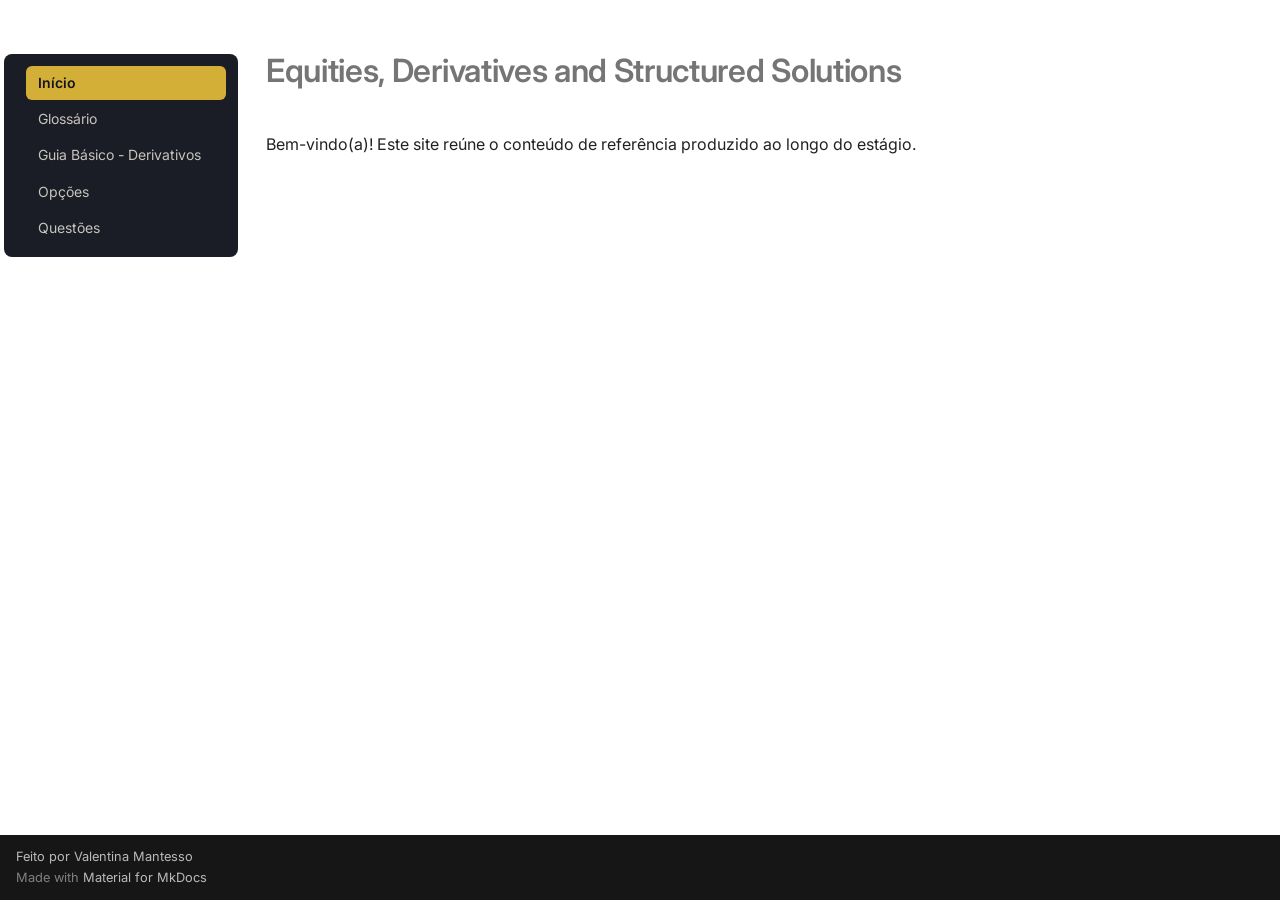
<file: index.html>
<!doctype html>
<html lang="pt" class="no-js">
  <head>
    
      <meta charset="utf-8">
      <meta name="viewport" content="width=device-width,initial-scale=1">
      
        <meta name="description" content="Conteúdo de referência produzido durante o estágio, para quem vier depois.">
      
      
      
      
      
        <link rel="next" href="glossario/">
      
      
        
      
      
      <link rel="icon" href="assets/images/favicon.png">
      <meta name="generator" content="mkdocs-1.6.1, mkdocs-material-9.7.6">
    
    
      
        <title>Equities, Derivatives and Structured Solutions</title>
      
    
    
      <link rel="stylesheet" href="assets/stylesheets/main.484c7ddc.min.css">
      
        
        <link rel="stylesheet" href="assets/stylesheets/palette.ab4e12ef.min.css">
      
      


    
    
      
    
    
      
        
        
        <link rel="preconnect" href="https://fonts.gstatic.com" crossorigin>
        <link rel="stylesheet" href="https://fonts.googleapis.com/css?family=Inter:300,300i,400,400i,700,700i%7CRoboto+Mono:400,400i,700,700i&display=fallback">
        <style>:root{--md-text-font:"Inter";--md-code-font:"Roboto Mono"}</style>
      
    
    
      <link rel="stylesheet" href="stylesheets/extra.css">
    
    <script>__md_scope=new URL(".",location),__md_hash=e=>[...e].reduce(((e,_)=>(e<<5)-e+_.charCodeAt(0)),0),__md_get=(e,_=localStorage,t=__md_scope)=>JSON.parse(_.getItem(t.pathname+"."+e)),__md_set=(e,_,t=localStorage,a=__md_scope)=>{try{t.setItem(a.pathname+"."+e,JSON.stringify(_))}catch(e){}}</script>
    
      

    
    
  </head>
  
  
    
    
      
    
    
    
    
    <body dir="ltr" data-md-color-scheme="slate" data-md-color-primary="black" data-md-color-accent="amber">
  
    
    <input class="md-toggle" data-md-toggle="drawer" type="checkbox" id="__drawer" autocomplete="off">
    <input class="md-toggle" data-md-toggle="search" type="checkbox" id="__search" autocomplete="off">
    <label class="md-overlay" for="__drawer"></label>
    <div data-md-component="skip">
      
        
        <a href="#equities-derivatives-and-structured-solutions" class="md-skip">
          Pular para conteúdo
        </a>
      
    </div>
    <div data-md-component="announce">
      
    </div>
    
    
      

  

<header class="md-header md-header--shadow" data-md-component="header">
  <nav class="md-header__inner md-grid" aria-label="Cabeçalho">
    <a href="." title="Equities, Derivatives and Structured Solutions" class="md-header__button md-logo" aria-label="Equities, Derivatives and Structured Solutions" data-md-component="logo">
      
  
  <svg xmlns="http://www.w3.org/2000/svg" viewBox="0 0 24 24"><path d="M12 8a3 3 0 0 0 3-3 3 3 0 0 0-3-3 3 3 0 0 0-3 3 3 3 0 0 0 3 3m0 3.54C9.64 9.35 6.5 8 3 8v11c3.5 0 6.64 1.35 9 3.54 2.36-2.19 5.5-3.54 9-3.54V8c-3.5 0-6.64 1.35-9 3.54"/></svg>

    </a>
    <label class="md-header__button md-icon" for="__drawer">
      
      <svg xmlns="http://www.w3.org/2000/svg" viewBox="0 0 24 24"><path d="M3 6h18v2H3zm0 5h18v2H3zm0 5h18v2H3z"/></svg>
    </label>
    <div class="md-header__title" data-md-component="header-title">
      <div class="md-header__ellipsis">
        <div class="md-header__topic">
          <span class="md-ellipsis">
            Equities, Derivatives and Structured Solutions
          </span>
        </div>
        <div class="md-header__topic" data-md-component="header-topic">
          <span class="md-ellipsis">
            
              Início
            
          </span>
        </div>
      </div>
    </div>
    
      
        <form class="md-header__option" data-md-component="palette">
  
    
    
    
    <input class="md-option" data-md-color-media="(prefers-color-scheme: dark)" data-md-color-scheme="slate" data-md-color-primary="black" data-md-color-accent="amber"  aria-label="Alternar para modo claro"  type="radio" name="__palette" id="__palette_0">
    
      <label class="md-header__button md-icon" title="Alternar para modo claro" for="__palette_1" hidden>
        <svg xmlns="http://www.w3.org/2000/svg" viewBox="0 0 24 24"><path d="m17.75 4.09-2.53 1.94.91 3.06-2.63-1.81-2.63 1.81.91-3.06-2.53-1.94L12.44 4l1.06-3 1.06 3zm3.5 6.91-1.64 1.25.59 1.98-1.7-1.17-1.7 1.17.59-1.98L15.75 11l2.06-.05L18.5 9l.69 1.95zm-2.28 4.95c.83-.08 1.72 1.1 1.19 1.85-.32.45-.66.87-1.08 1.27C15.17 23 8.84 23 4.94 19.07c-3.91-3.9-3.91-10.24 0-14.14.4-.4.82-.76 1.27-1.08.75-.53 1.93.36 1.85 1.19-.27 2.86.69 5.83 2.89 8.02a9.96 9.96 0 0 0 8.02 2.89m-1.64 2.02a12.08 12.08 0 0 1-7.8-3.47c-2.17-2.19-3.33-5-3.49-7.82-2.81 3.14-2.7 7.96.31 10.98 3.02 3.01 7.84 3.12 10.98.31"/></svg>
      </label>
    
  
    
    
    
    <input class="md-option" data-md-color-media="(prefers-color-scheme: light)" data-md-color-scheme="default" data-md-color-primary="black" data-md-color-accent="amber"  aria-label="Alternar para modo escuro"  type="radio" name="__palette" id="__palette_1">
    
      <label class="md-header__button md-icon" title="Alternar para modo escuro" for="__palette_0" hidden>
        <svg xmlns="http://www.w3.org/2000/svg" viewBox="0 0 24 24"><path d="M12 7a5 5 0 0 1 5 5 5 5 0 0 1-5 5 5 5 0 0 1-5-5 5 5 0 0 1 5-5m0 2a3 3 0 0 0-3 3 3 3 0 0 0 3 3 3 3 0 0 0 3-3 3 3 0 0 0-3-3m0-7 2.39 3.42C13.65 5.15 12.84 5 12 5s-1.65.15-2.39.42zM3.34 7l4.16-.35A7.2 7.2 0 0 0 5.94 8.5c-.44.74-.69 1.5-.83 2.29zm.02 10 1.76-3.77a7.131 7.131 0 0 0 2.38 4.14zM20.65 7l-1.77 3.79a7.02 7.02 0 0 0-2.38-4.15zm-.01 10-4.14.36c.59-.51 1.12-1.14 1.54-1.86.42-.73.69-1.5.83-2.29zM12 22l-2.41-3.44c.74.27 1.55.44 2.41.44.82 0 1.63-.17 2.37-.44z"/></svg>
      </label>
    
  
</form>
      
    
    
      <script>var palette=__md_get("__palette");if(palette&&palette.color){if("(prefers-color-scheme)"===palette.color.media){var media=matchMedia("(prefers-color-scheme: light)"),input=document.querySelector(media.matches?"[data-md-color-media='(prefers-color-scheme: light)']":"[data-md-color-media='(prefers-color-scheme: dark)']");palette.color.media=input.getAttribute("data-md-color-media"),palette.color.scheme=input.getAttribute("data-md-color-scheme"),palette.color.primary=input.getAttribute("data-md-color-primary"),palette.color.accent=input.getAttribute("data-md-color-accent")}for(var[key,value]of Object.entries(palette.color))document.body.setAttribute("data-md-color-"+key,value)}</script>
    
    
    
      
      
        <label class="md-header__button md-icon" for="__search">
          
          <svg xmlns="http://www.w3.org/2000/svg" viewBox="0 0 24 24"><path d="M9.5 3A6.5 6.5 0 0 1 16 9.5c0 1.61-.59 3.09-1.56 4.23l.27.27h.79l5 5-1.5 1.5-5-5v-.79l-.27-.27A6.52 6.52 0 0 1 9.5 16 6.5 6.5 0 0 1 3 9.5 6.5 6.5 0 0 1 9.5 3m0 2C7 5 5 7 5 9.5S7 14 9.5 14 14 12 14 9.5 12 5 9.5 5"/></svg>
        </label>
        <div class="md-search" data-md-component="search" role="dialog">
  <label class="md-search__overlay" for="__search"></label>
  <div class="md-search__inner" role="search">
    <form class="md-search__form" name="search">
      <input type="text" class="md-search__input" name="query" aria-label="Buscar" placeholder="Buscar" autocapitalize="off" autocorrect="off" autocomplete="off" spellcheck="false" data-md-component="search-query" required>
      <label class="md-search__icon md-icon" for="__search">
        
        <svg xmlns="http://www.w3.org/2000/svg" viewBox="0 0 24 24"><path d="M9.5 3A6.5 6.5 0 0 1 16 9.5c0 1.61-.59 3.09-1.56 4.23l.27.27h.79l5 5-1.5 1.5-5-5v-.79l-.27-.27A6.52 6.52 0 0 1 9.5 16 6.5 6.5 0 0 1 3 9.5 6.5 6.5 0 0 1 9.5 3m0 2C7 5 5 7 5 9.5S7 14 9.5 14 14 12 14 9.5 12 5 9.5 5"/></svg>
        
        <svg xmlns="http://www.w3.org/2000/svg" viewBox="0 0 24 24"><path d="M20 11v2H8l5.5 5.5-1.42 1.42L4.16 12l7.92-7.92L13.5 5.5 8 11z"/></svg>
      </label>
      <nav class="md-search__options" aria-label="Pesquisar">
        
        <button type="reset" class="md-search__icon md-icon" title="Limpar" aria-label="Limpar" tabindex="-1">
          
          <svg xmlns="http://www.w3.org/2000/svg" viewBox="0 0 24 24"><path d="M19 6.41 17.59 5 12 10.59 6.41 5 5 6.41 10.59 12 5 17.59 6.41 19 12 13.41 17.59 19 19 17.59 13.41 12z"/></svg>
        </button>
      </nav>
      
        <div class="md-search__suggest" data-md-component="search-suggest"></div>
      
    </form>
    <div class="md-search__output">
      <div class="md-search__scrollwrap" tabindex="0" data-md-scrollfix>
        <div class="md-search-result" data-md-component="search-result">
          <div class="md-search-result__meta">
            Inicializando busca
          </div>
          <ol class="md-search-result__list" role="presentation"></ol>
        </div>
      </div>
    </div>
  </div>
</div>
      
    
    
  </nav>
  
</header>
    
    <div class="md-container" data-md-component="container">
      
      
        
          
        
      
      <main class="md-main" data-md-component="main">
        <div class="md-main__inner md-grid">
          
            
              
              <div class="md-sidebar md-sidebar--primary" data-md-component="sidebar" data-md-type="navigation" >
                <div class="md-sidebar__scrollwrap">
                  <div class="md-sidebar__inner">
                    



<nav class="md-nav md-nav--primary" aria-label="Navegação" data-md-level="0">
  <label class="md-nav__title" for="__drawer">
    <a href="." title="Equities, Derivatives and Structured Solutions" class="md-nav__button md-logo" aria-label="Equities, Derivatives and Structured Solutions" data-md-component="logo">
      
  
  <svg xmlns="http://www.w3.org/2000/svg" viewBox="0 0 24 24"><path d="M12 8a3 3 0 0 0 3-3 3 3 0 0 0-3-3 3 3 0 0 0-3 3 3 3 0 0 0 3 3m0 3.54C9.64 9.35 6.5 8 3 8v11c3.5 0 6.64 1.35 9 3.54 2.36-2.19 5.5-3.54 9-3.54V8c-3.5 0-6.64 1.35-9 3.54"/></svg>

    </a>
    Equities, Derivatives and Structured Solutions
  </label>
  
  <ul class="md-nav__list" data-md-scrollfix>
    
      
      
  
  
    
  
  
  
    <li class="md-nav__item md-nav__item--active">
      
      <input class="md-nav__toggle md-toggle" type="checkbox" id="__toc">
      
      
        
      
      
      <a href="." class="md-nav__link md-nav__link--active">
        
  
  
  <span class="md-ellipsis">
    
  
    Início
  

    
  </span>
  
  

      </a>
      
    </li>
  

    
      
      
  
  
  
  
    <li class="md-nav__item">
      <a href="glossario/" class="md-nav__link">
        
  
  
  <span class="md-ellipsis">
    
  
    Glossário
  

    
  </span>
  
  

      </a>
    </li>
  

    
      
      
  
  
  
  
    <li class="md-nav__item">
      <a href="derivativos/" class="md-nav__link">
        
  
  
  <span class="md-ellipsis">
    
  
    Guia Básico - Derivativos
  

    
  </span>
  
  

      </a>
    </li>
  

    
      
      
  
  
  
  
    <li class="md-nav__item">
      <a href="opcoes/" class="md-nav__link">
        
  
  
  <span class="md-ellipsis">
    
  
    Opções
  

    
  </span>
  
  

      </a>
    </li>
  

    
      
      
  
  
  
  
    <li class="md-nav__item">
      <a href="questoes/" class="md-nav__link">
        
  
  
  <span class="md-ellipsis">
    
  
    Questões
  

    
  </span>
  
  

      </a>
    </li>
  

    
  </ul>
</nav>
                  </div>
                </div>
              </div>
            
            
              
              <div class="md-sidebar md-sidebar--secondary" data-md-component="sidebar" data-md-type="toc" >
                <div class="md-sidebar__scrollwrap">
                  <div class="md-sidebar__inner">
                    

<nav class="md-nav md-nav--secondary" aria-label="Índice">
  
  
  
    
  
  
</nav>
                  </div>
                </div>
              </div>
            
          
          
            <div class="md-content" data-md-component="content">
              
              <article class="md-content__inner md-typeset">
                
                  



<h1 id="equities-derivatives-and-structured-solutions">Equities, Derivatives and Structured Solutions<a class="headerlink" href="#equities-derivatives-and-structured-solutions" title="Permanent link">&para;</a></h1>
<p>Bem-vindo(a)! Este site reúne o conteúdo de referência produzido ao longo do estágio.</p>












                
              </article>
            </div>
          
          
<script>var target=document.getElementById(location.hash.slice(1));target&&target.name&&(target.checked=target.name.startsWith("__tabbed_"))</script>
        </div>
        
          <button type="button" class="md-top md-icon" data-md-component="top" hidden>
  
  <svg xmlns="http://www.w3.org/2000/svg" viewBox="0 0 24 24"><path d="M13 20h-2V8l-5.5 5.5-1.42-1.42L12 4.16l7.92 7.92-1.42 1.42L13 8z"/></svg>
  Voltar para o topo
</button>
        
      </main>
      
        <footer class="md-footer">
  
  <div class="md-footer-meta md-typeset">
    <div class="md-footer-meta__inner md-grid">
      <div class="md-copyright">
  
    <div class="md-copyright__highlight">
      Feito por Valentina Mantesso
    </div>
  
  
    Made with
    <a href="https://squidfunk.github.io/mkdocs-material/" target="_blank" rel="noopener">
      Material for MkDocs
    </a>
  
</div>
      
    </div>
  </div>
</footer>
      
    </div>
    <div class="md-dialog" data-md-component="dialog">
      <div class="md-dialog__inner md-typeset"></div>
    </div>
    
    
    
      
      
      <script id="__config" type="application/json">{"annotate": null, "base": ".", "features": ["navigation.top", "navigation.indexes", "navigation.expand", "search.suggest", "search.highlight", "content.code.copy", "toc.follow"], "search": "assets/javascripts/workers/search.2c215733.min.js", "tags": null, "translations": {"clipboard.copied": "Copiado para \u00e1rea de transfer\u00eancia", "clipboard.copy": "Copiar para \u00e1rea de transfer\u00eancia", "search.result.more.one": "mais 1 nesta p\u00e1gina", "search.result.more.other": "# mais nesta p\u00e1gina", "search.result.none": "Nenhum documento encontrado", "search.result.one": "1 documento encontrado", "search.result.other": "# documentos encontrados", "search.result.placeholder": "Digite para iniciar a busca", "search.result.term.missing": "Ausente", "select.version": "Selecione a vers\u00e3o"}, "version": null}</script>
    
    
      <script src="assets/javascripts/bundle.79ae519e.min.js"></script>
      
        <script src="javascripts/extra.js"></script>
      
        <script src="javascripts/quiz.js"></script>
      
    
  </body>
</html>
</file>
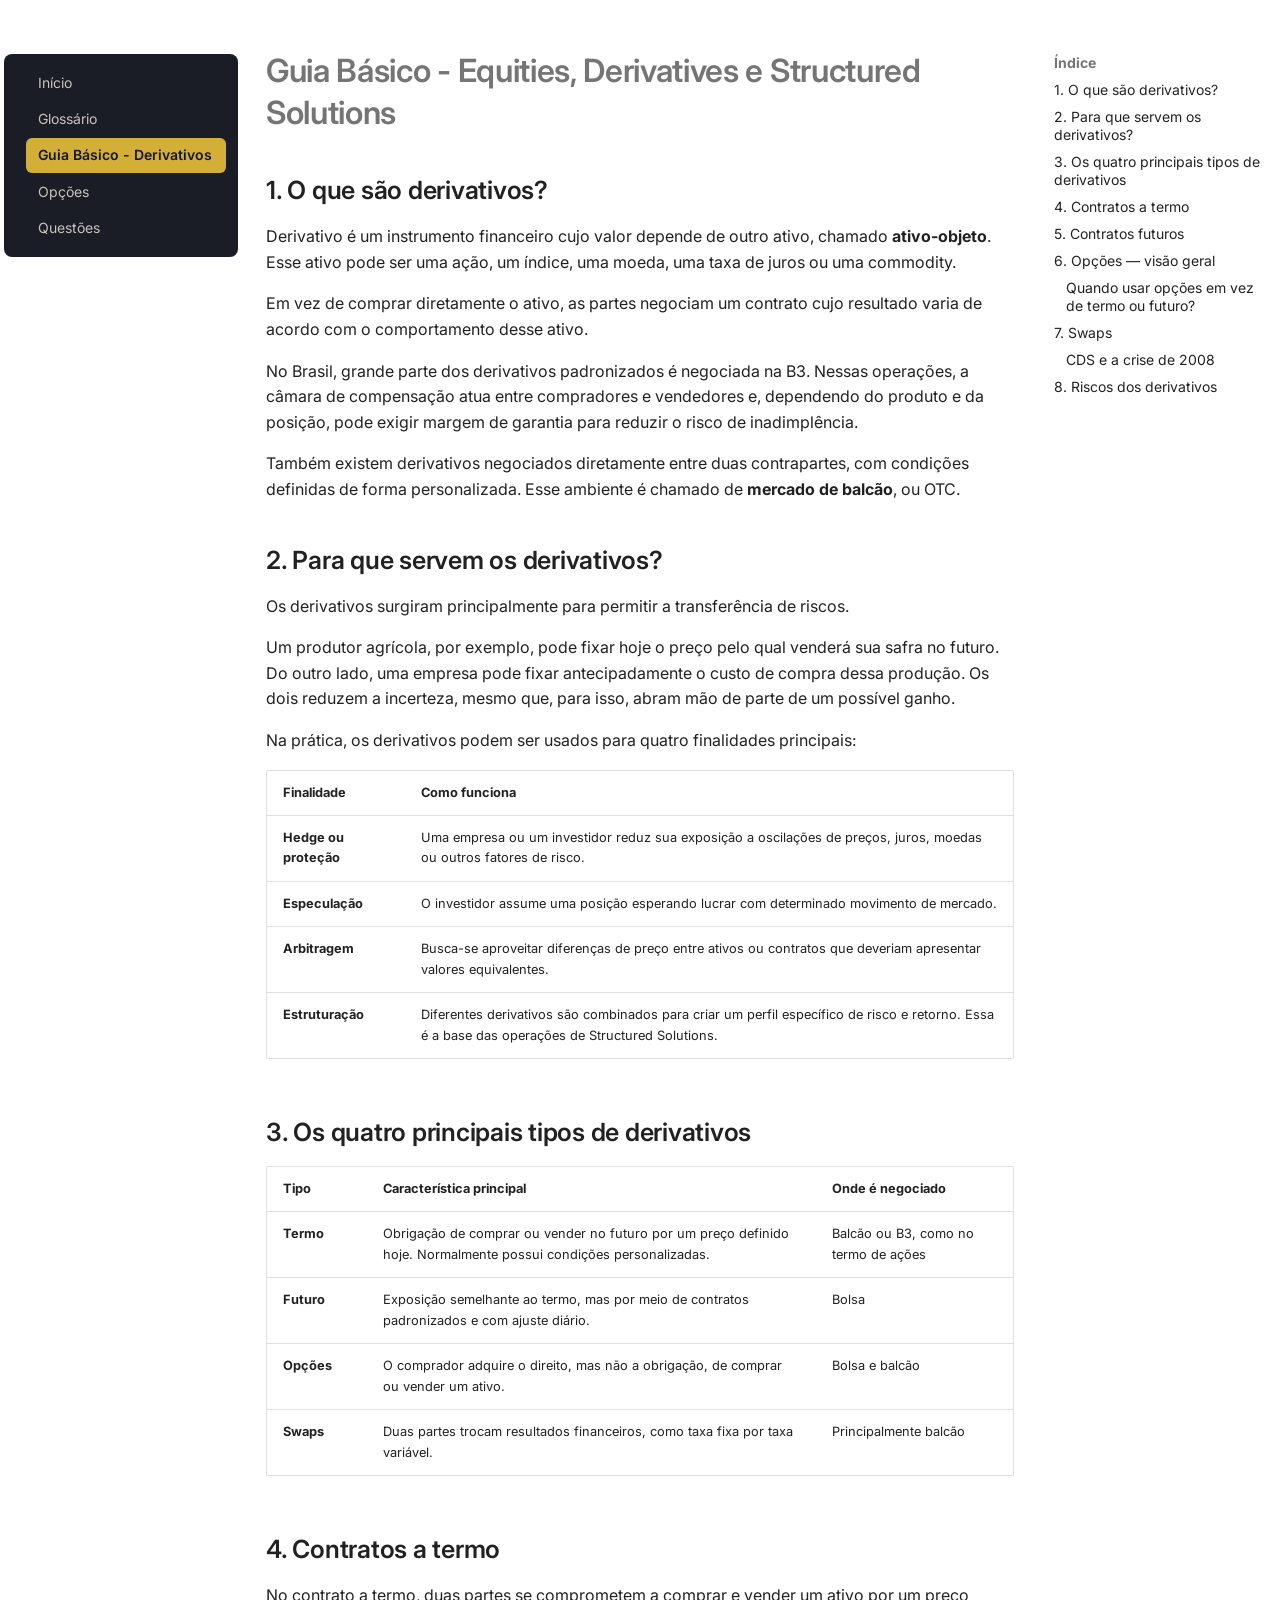
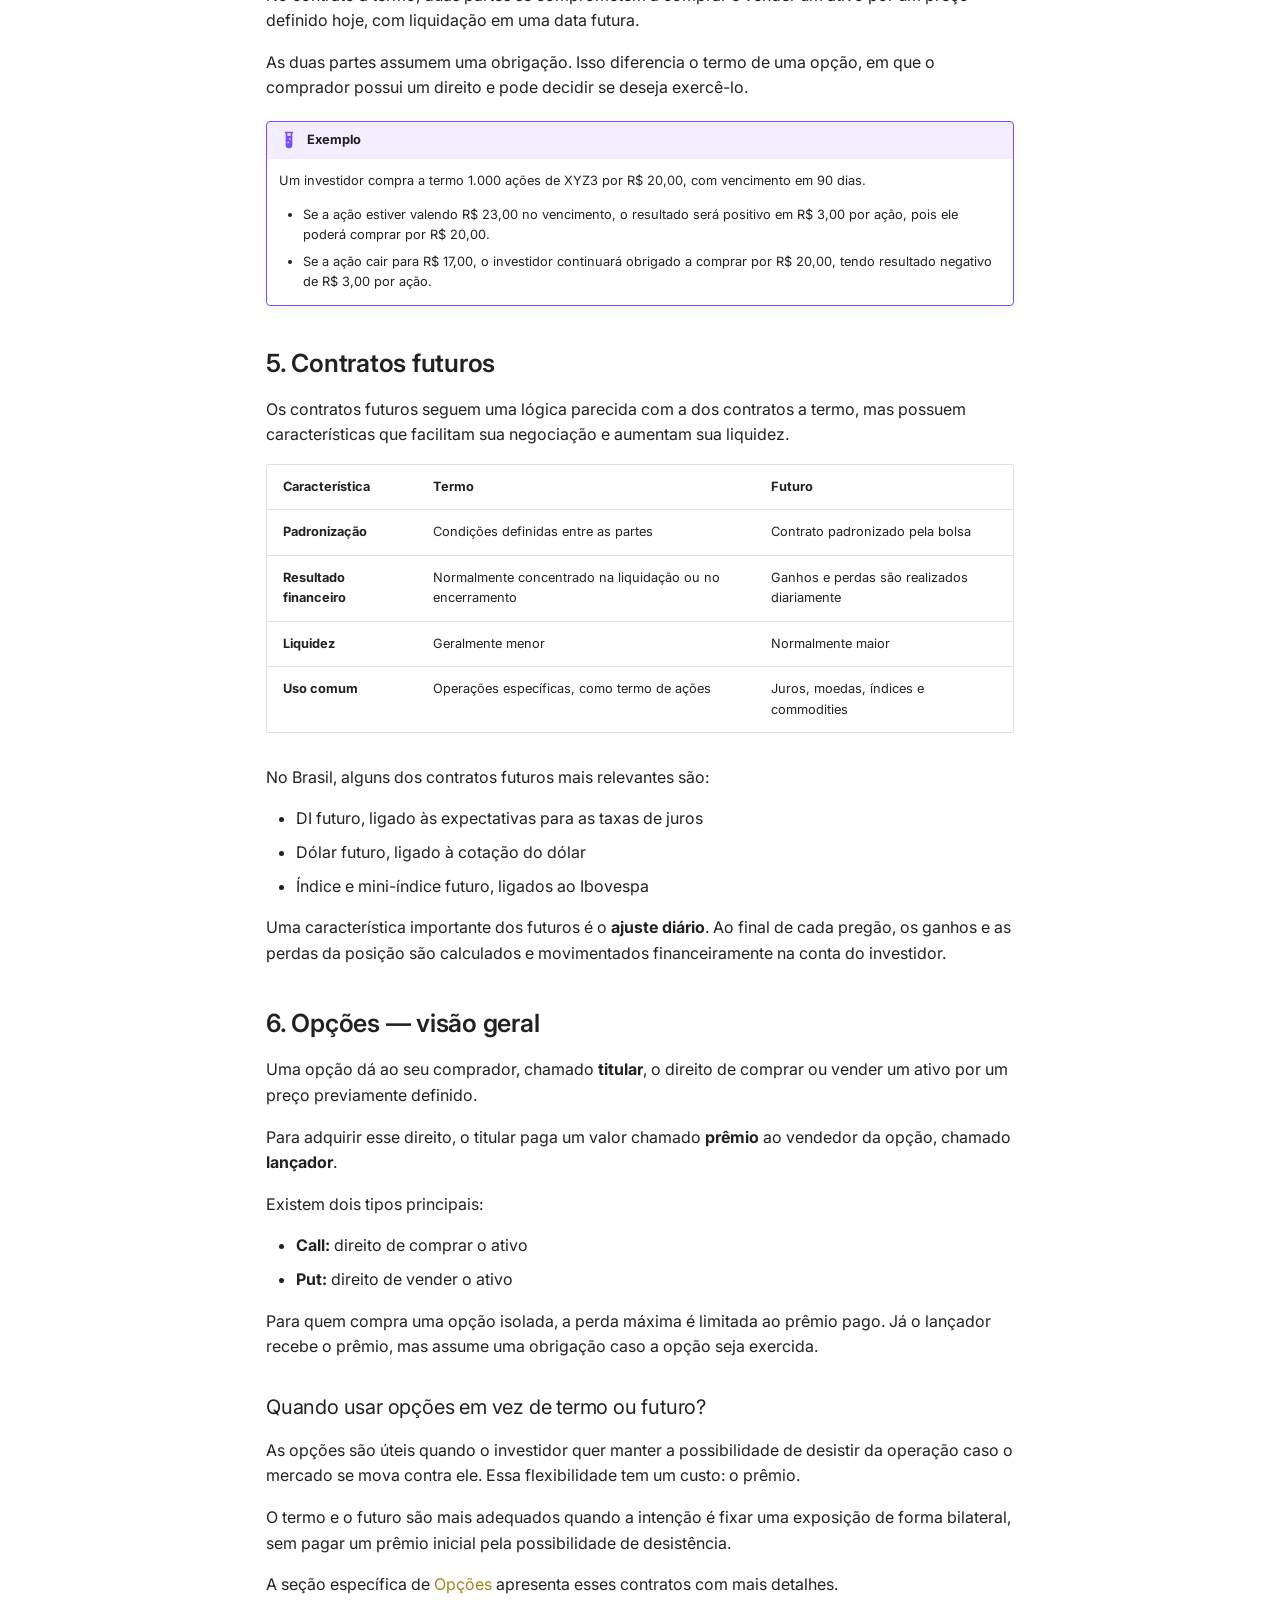
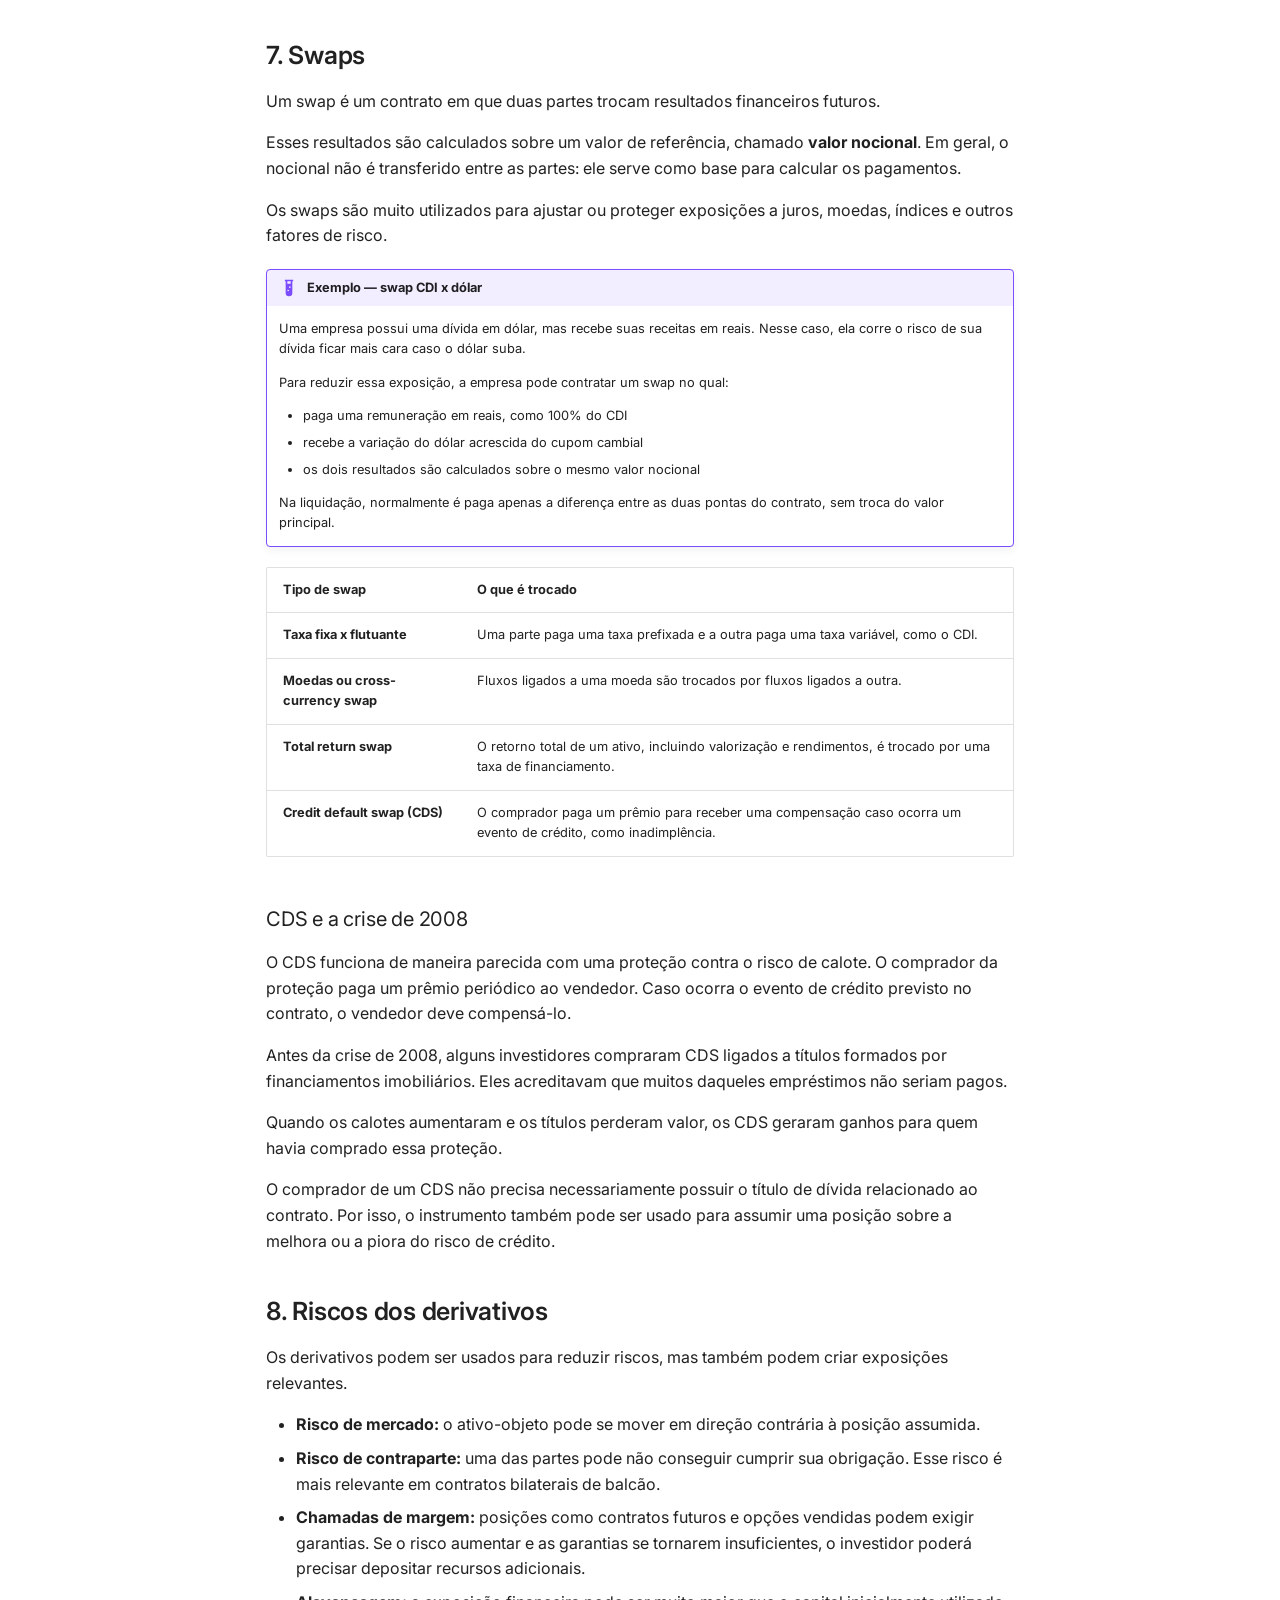
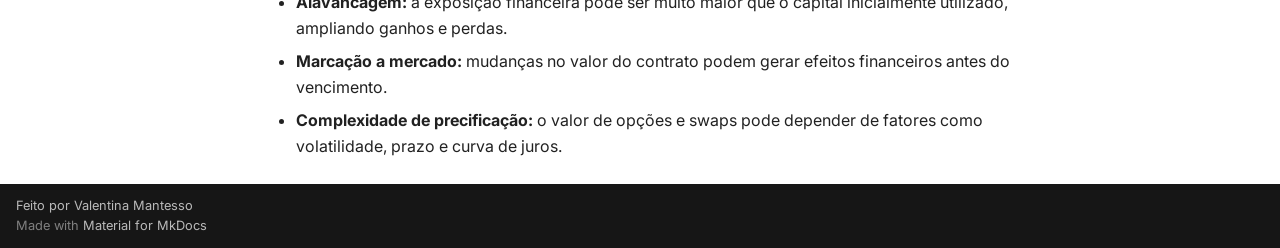
<file: derivativos/index.html>
<!doctype html>
<html lang="pt" class="no-js">
  <head>
    
      <meta charset="utf-8">
      <meta name="viewport" content="width=device-width,initial-scale=1">
      
        <meta name="description" content="Conteúdo de referência produzido durante o estágio, para quem vier depois.">
      
      
      
      
        <link rel="prev" href="../glossario/">
      
      
        <link rel="next" href="../opcoes/">
      
      
        
      
      
      <link rel="icon" href="../assets/images/favicon.png">
      <meta name="generator" content="mkdocs-1.6.1, mkdocs-material-9.7.6">
    
    
      
        <title>Guia Básico - Derivativos - Equities, Derivatives and Structured Solutions</title>
      
    
    
      <link rel="stylesheet" href="../assets/stylesheets/main.484c7ddc.min.css">
      
        
        <link rel="stylesheet" href="../assets/stylesheets/palette.ab4e12ef.min.css">
      
      


    
    
      
    
    
      
        
        
        <link rel="preconnect" href="https://fonts.gstatic.com" crossorigin>
        <link rel="stylesheet" href="https://fonts.googleapis.com/css?family=Inter:300,300i,400,400i,700,700i%7CRoboto+Mono:400,400i,700,700i&display=fallback">
        <style>:root{--md-text-font:"Inter";--md-code-font:"Roboto Mono"}</style>
      
    
    
      <link rel="stylesheet" href="../stylesheets/extra.css">
    
    <script>__md_scope=new URL("..",location),__md_hash=e=>[...e].reduce(((e,_)=>(e<<5)-e+_.charCodeAt(0)),0),__md_get=(e,_=localStorage,t=__md_scope)=>JSON.parse(_.getItem(t.pathname+"."+e)),__md_set=(e,_,t=localStorage,a=__md_scope)=>{try{t.setItem(a.pathname+"."+e,JSON.stringify(_))}catch(e){}}</script>
    
      

    
    
  </head>
  
  
    
    
      
    
    
    
    
    <body dir="ltr" data-md-color-scheme="slate" data-md-color-primary="black" data-md-color-accent="amber">
  
    
    <input class="md-toggle" data-md-toggle="drawer" type="checkbox" id="__drawer" autocomplete="off">
    <input class="md-toggle" data-md-toggle="search" type="checkbox" id="__search" autocomplete="off">
    <label class="md-overlay" for="__drawer"></label>
    <div data-md-component="skip">
      
        
        <a href="#guia-basico-equities-derivatives-e-structured-solutions" class="md-skip">
          Pular para conteúdo
        </a>
      
    </div>
    <div data-md-component="announce">
      
    </div>
    
    
      

  

<header class="md-header md-header--shadow" data-md-component="header">
  <nav class="md-header__inner md-grid" aria-label="Cabeçalho">
    <a href=".." title="Equities, Derivatives and Structured Solutions" class="md-header__button md-logo" aria-label="Equities, Derivatives and Structured Solutions" data-md-component="logo">
      
  
  <svg xmlns="http://www.w3.org/2000/svg" viewBox="0 0 24 24"><path d="M12 8a3 3 0 0 0 3-3 3 3 0 0 0-3-3 3 3 0 0 0-3 3 3 3 0 0 0 3 3m0 3.54C9.64 9.35 6.5 8 3 8v11c3.5 0 6.64 1.35 9 3.54 2.36-2.19 5.5-3.54 9-3.54V8c-3.5 0-6.64 1.35-9 3.54"/></svg>

    </a>
    <label class="md-header__button md-icon" for="__drawer">
      
      <svg xmlns="http://www.w3.org/2000/svg" viewBox="0 0 24 24"><path d="M3 6h18v2H3zm0 5h18v2H3zm0 5h18v2H3z"/></svg>
    </label>
    <div class="md-header__title" data-md-component="header-title">
      <div class="md-header__ellipsis">
        <div class="md-header__topic">
          <span class="md-ellipsis">
            Equities, Derivatives and Structured Solutions
          </span>
        </div>
        <div class="md-header__topic" data-md-component="header-topic">
          <span class="md-ellipsis">
            
              Guia Básico - Derivativos
            
          </span>
        </div>
      </div>
    </div>
    
      
        <form class="md-header__option" data-md-component="palette">
  
    
    
    
    <input class="md-option" data-md-color-media="(prefers-color-scheme: dark)" data-md-color-scheme="slate" data-md-color-primary="black" data-md-color-accent="amber"  aria-label="Alternar para modo claro"  type="radio" name="__palette" id="__palette_0">
    
      <label class="md-header__button md-icon" title="Alternar para modo claro" for="__palette_1" hidden>
        <svg xmlns="http://www.w3.org/2000/svg" viewBox="0 0 24 24"><path d="m17.75 4.09-2.53 1.94.91 3.06-2.63-1.81-2.63 1.81.91-3.06-2.53-1.94L12.44 4l1.06-3 1.06 3zm3.5 6.91-1.64 1.25.59 1.98-1.7-1.17-1.7 1.17.59-1.98L15.75 11l2.06-.05L18.5 9l.69 1.95zm-2.28 4.95c.83-.08 1.72 1.1 1.19 1.85-.32.45-.66.87-1.08 1.27C15.17 23 8.84 23 4.94 19.07c-3.91-3.9-3.91-10.24 0-14.14.4-.4.82-.76 1.27-1.08.75-.53 1.93.36 1.85 1.19-.27 2.86.69 5.83 2.89 8.02a9.96 9.96 0 0 0 8.02 2.89m-1.64 2.02a12.08 12.08 0 0 1-7.8-3.47c-2.17-2.19-3.33-5-3.49-7.82-2.81 3.14-2.7 7.96.31 10.98 3.02 3.01 7.84 3.12 10.98.31"/></svg>
      </label>
    
  
    
    
    
    <input class="md-option" data-md-color-media="(prefers-color-scheme: light)" data-md-color-scheme="default" data-md-color-primary="black" data-md-color-accent="amber"  aria-label="Alternar para modo escuro"  type="radio" name="__palette" id="__palette_1">
    
      <label class="md-header__button md-icon" title="Alternar para modo escuro" for="__palette_0" hidden>
        <svg xmlns="http://www.w3.org/2000/svg" viewBox="0 0 24 24"><path d="M12 7a5 5 0 0 1 5 5 5 5 0 0 1-5 5 5 5 0 0 1-5-5 5 5 0 0 1 5-5m0 2a3 3 0 0 0-3 3 3 3 0 0 0 3 3 3 3 0 0 0 3-3 3 3 0 0 0-3-3m0-7 2.39 3.42C13.65 5.15 12.84 5 12 5s-1.65.15-2.39.42zM3.34 7l4.16-.35A7.2 7.2 0 0 0 5.94 8.5c-.44.74-.69 1.5-.83 2.29zm.02 10 1.76-3.77a7.131 7.131 0 0 0 2.38 4.14zM20.65 7l-1.77 3.79a7.02 7.02 0 0 0-2.38-4.15zm-.01 10-4.14.36c.59-.51 1.12-1.14 1.54-1.86.42-.73.69-1.5.83-2.29zM12 22l-2.41-3.44c.74.27 1.55.44 2.41.44.82 0 1.63-.17 2.37-.44z"/></svg>
      </label>
    
  
</form>
      
    
    
      <script>var palette=__md_get("__palette");if(palette&&palette.color){if("(prefers-color-scheme)"===palette.color.media){var media=matchMedia("(prefers-color-scheme: light)"),input=document.querySelector(media.matches?"[data-md-color-media='(prefers-color-scheme: light)']":"[data-md-color-media='(prefers-color-scheme: dark)']");palette.color.media=input.getAttribute("data-md-color-media"),palette.color.scheme=input.getAttribute("data-md-color-scheme"),palette.color.primary=input.getAttribute("data-md-color-primary"),palette.color.accent=input.getAttribute("data-md-color-accent")}for(var[key,value]of Object.entries(palette.color))document.body.setAttribute("data-md-color-"+key,value)}</script>
    
    
    
      
      
        <label class="md-header__button md-icon" for="__search">
          
          <svg xmlns="http://www.w3.org/2000/svg" viewBox="0 0 24 24"><path d="M9.5 3A6.5 6.5 0 0 1 16 9.5c0 1.61-.59 3.09-1.56 4.23l.27.27h.79l5 5-1.5 1.5-5-5v-.79l-.27-.27A6.52 6.52 0 0 1 9.5 16 6.5 6.5 0 0 1 3 9.5 6.5 6.5 0 0 1 9.5 3m0 2C7 5 5 7 5 9.5S7 14 9.5 14 14 12 14 9.5 12 5 9.5 5"/></svg>
        </label>
        <div class="md-search" data-md-component="search" role="dialog">
  <label class="md-search__overlay" for="__search"></label>
  <div class="md-search__inner" role="search">
    <form class="md-search__form" name="search">
      <input type="text" class="md-search__input" name="query" aria-label="Buscar" placeholder="Buscar" autocapitalize="off" autocorrect="off" autocomplete="off" spellcheck="false" data-md-component="search-query" required>
      <label class="md-search__icon md-icon" for="__search">
        
        <svg xmlns="http://www.w3.org/2000/svg" viewBox="0 0 24 24"><path d="M9.5 3A6.5 6.5 0 0 1 16 9.5c0 1.61-.59 3.09-1.56 4.23l.27.27h.79l5 5-1.5 1.5-5-5v-.79l-.27-.27A6.52 6.52 0 0 1 9.5 16 6.5 6.5 0 0 1 3 9.5 6.5 6.5 0 0 1 9.5 3m0 2C7 5 5 7 5 9.5S7 14 9.5 14 14 12 14 9.5 12 5 9.5 5"/></svg>
        
        <svg xmlns="http://www.w3.org/2000/svg" viewBox="0 0 24 24"><path d="M20 11v2H8l5.5 5.5-1.42 1.42L4.16 12l7.92-7.92L13.5 5.5 8 11z"/></svg>
      </label>
      <nav class="md-search__options" aria-label="Pesquisar">
        
        <button type="reset" class="md-search__icon md-icon" title="Limpar" aria-label="Limpar" tabindex="-1">
          
          <svg xmlns="http://www.w3.org/2000/svg" viewBox="0 0 24 24"><path d="M19 6.41 17.59 5 12 10.59 6.41 5 5 6.41 10.59 12 5 17.59 6.41 19 12 13.41 17.59 19 19 17.59 13.41 12z"/></svg>
        </button>
      </nav>
      
        <div class="md-search__suggest" data-md-component="search-suggest"></div>
      
    </form>
    <div class="md-search__output">
      <div class="md-search__scrollwrap" tabindex="0" data-md-scrollfix>
        <div class="md-search-result" data-md-component="search-result">
          <div class="md-search-result__meta">
            Inicializando busca
          </div>
          <ol class="md-search-result__list" role="presentation"></ol>
        </div>
      </div>
    </div>
  </div>
</div>
      
    
    
  </nav>
  
</header>
    
    <div class="md-container" data-md-component="container">
      
      
        
          
        
      
      <main class="md-main" data-md-component="main">
        <div class="md-main__inner md-grid">
          
            
              
              <div class="md-sidebar md-sidebar--primary" data-md-component="sidebar" data-md-type="navigation" >
                <div class="md-sidebar__scrollwrap">
                  <div class="md-sidebar__inner">
                    



<nav class="md-nav md-nav--primary" aria-label="Navegação" data-md-level="0">
  <label class="md-nav__title" for="__drawer">
    <a href=".." title="Equities, Derivatives and Structured Solutions" class="md-nav__button md-logo" aria-label="Equities, Derivatives and Structured Solutions" data-md-component="logo">
      
  
  <svg xmlns="http://www.w3.org/2000/svg" viewBox="0 0 24 24"><path d="M12 8a3 3 0 0 0 3-3 3 3 0 0 0-3-3 3 3 0 0 0-3 3 3 3 0 0 0 3 3m0 3.54C9.64 9.35 6.5 8 3 8v11c3.5 0 6.64 1.35 9 3.54 2.36-2.19 5.5-3.54 9-3.54V8c-3.5 0-6.64 1.35-9 3.54"/></svg>

    </a>
    Equities, Derivatives and Structured Solutions
  </label>
  
  <ul class="md-nav__list" data-md-scrollfix>
    
      
      
  
  
  
  
    <li class="md-nav__item">
      <a href=".." class="md-nav__link">
        
  
  
  <span class="md-ellipsis">
    
  
    Início
  

    
  </span>
  
  

      </a>
    </li>
  

    
      
      
  
  
  
  
    <li class="md-nav__item">
      <a href="../glossario/" class="md-nav__link">
        
  
  
  <span class="md-ellipsis">
    
  
    Glossário
  

    
  </span>
  
  

      </a>
    </li>
  

    
      
      
  
  
    
  
  
  
    <li class="md-nav__item md-nav__item--active">
      
      <input class="md-nav__toggle md-toggle" type="checkbox" id="__toc">
      
      
        
      
      
        <label class="md-nav__link md-nav__link--active" for="__toc">
          
  
  
  <span class="md-ellipsis">
    
  
    Guia Básico - Derivativos
  

    
  </span>
  
  

          <span class="md-nav__icon md-icon"></span>
        </label>
      
      <a href="./" class="md-nav__link md-nav__link--active">
        
  
  
  <span class="md-ellipsis">
    
  
    Guia Básico - Derivativos
  

    
  </span>
  
  

      </a>
      
        

<nav class="md-nav md-nav--secondary" aria-label="Índice">
  
  
  
    
  
  
    <label class="md-nav__title" for="__toc">
      <span class="md-nav__icon md-icon"></span>
      Índice
    </label>
    <ul class="md-nav__list" data-md-component="toc" data-md-scrollfix>
      
        <li class="md-nav__item">
  <a href="#1-o-que-sao-derivativos" class="md-nav__link">
    <span class="md-ellipsis">
      
        1. O que são derivativos?
      
    </span>
  </a>
  
</li>
      
        <li class="md-nav__item">
  <a href="#2-para-que-servem-os-derivativos" class="md-nav__link">
    <span class="md-ellipsis">
      
        2. Para que servem os derivativos?
      
    </span>
  </a>
  
</li>
      
        <li class="md-nav__item">
  <a href="#3-os-quatro-principais-tipos-de-derivativos" class="md-nav__link">
    <span class="md-ellipsis">
      
        3. Os quatro principais tipos de derivativos
      
    </span>
  </a>
  
</li>
      
        <li class="md-nav__item">
  <a href="#4-contratos-a-termo" class="md-nav__link">
    <span class="md-ellipsis">
      
        4. Contratos a termo
      
    </span>
  </a>
  
</li>
      
        <li class="md-nav__item">
  <a href="#5-contratos-futuros" class="md-nav__link">
    <span class="md-ellipsis">
      
        5. Contratos futuros
      
    </span>
  </a>
  
</li>
      
        <li class="md-nav__item">
  <a href="#6-opcoes-visao-geral" class="md-nav__link">
    <span class="md-ellipsis">
      
        6. Opções — visão geral
      
    </span>
  </a>
  
    <nav class="md-nav" aria-label="6. Opções — visão geral">
      <ul class="md-nav__list">
        
          <li class="md-nav__item">
  <a href="#quando-usar-opcoes-em-vez-de-termo-ou-futuro" class="md-nav__link">
    <span class="md-ellipsis">
      
        Quando usar opções em vez de termo ou futuro?
      
    </span>
  </a>
  
</li>
        
      </ul>
    </nav>
  
</li>
      
        <li class="md-nav__item">
  <a href="#7-swaps" class="md-nav__link">
    <span class="md-ellipsis">
      
        7. Swaps
      
    </span>
  </a>
  
    <nav class="md-nav" aria-label="7. Swaps">
      <ul class="md-nav__list">
        
          <li class="md-nav__item">
  <a href="#cds-e-a-crise-de-2008" class="md-nav__link">
    <span class="md-ellipsis">
      
        CDS e a crise de 2008
      
    </span>
  </a>
  
</li>
        
      </ul>
    </nav>
  
</li>
      
        <li class="md-nav__item">
  <a href="#8-riscos-dos-derivativos" class="md-nav__link">
    <span class="md-ellipsis">
      
        8. Riscos dos derivativos
      
    </span>
  </a>
  
</li>
      
    </ul>
  
</nav>
      
    </li>
  

    
      
      
  
  
  
  
    <li class="md-nav__item">
      <a href="../opcoes/" class="md-nav__link">
        
  
  
  <span class="md-ellipsis">
    
  
    Opções
  

    
  </span>
  
  

      </a>
    </li>
  

    
      
      
  
  
  
  
    <li class="md-nav__item">
      <a href="../questoes/" class="md-nav__link">
        
  
  
  <span class="md-ellipsis">
    
  
    Questões
  

    
  </span>
  
  

      </a>
    </li>
  

    
  </ul>
</nav>
                  </div>
                </div>
              </div>
            
            
              
              <div class="md-sidebar md-sidebar--secondary" data-md-component="sidebar" data-md-type="toc" >
                <div class="md-sidebar__scrollwrap">
                  <div class="md-sidebar__inner">
                    

<nav class="md-nav md-nav--secondary" aria-label="Índice">
  
  
  
    
  
  
    <label class="md-nav__title" for="__toc">
      <span class="md-nav__icon md-icon"></span>
      Índice
    </label>
    <ul class="md-nav__list" data-md-component="toc" data-md-scrollfix>
      
        <li class="md-nav__item">
  <a href="#1-o-que-sao-derivativos" class="md-nav__link">
    <span class="md-ellipsis">
      
        1. O que são derivativos?
      
    </span>
  </a>
  
</li>
      
        <li class="md-nav__item">
  <a href="#2-para-que-servem-os-derivativos" class="md-nav__link">
    <span class="md-ellipsis">
      
        2. Para que servem os derivativos?
      
    </span>
  </a>
  
</li>
      
        <li class="md-nav__item">
  <a href="#3-os-quatro-principais-tipos-de-derivativos" class="md-nav__link">
    <span class="md-ellipsis">
      
        3. Os quatro principais tipos de derivativos
      
    </span>
  </a>
  
</li>
      
        <li class="md-nav__item">
  <a href="#4-contratos-a-termo" class="md-nav__link">
    <span class="md-ellipsis">
      
        4. Contratos a termo
      
    </span>
  </a>
  
</li>
      
        <li class="md-nav__item">
  <a href="#5-contratos-futuros" class="md-nav__link">
    <span class="md-ellipsis">
      
        5. Contratos futuros
      
    </span>
  </a>
  
</li>
      
        <li class="md-nav__item">
  <a href="#6-opcoes-visao-geral" class="md-nav__link">
    <span class="md-ellipsis">
      
        6. Opções — visão geral
      
    </span>
  </a>
  
    <nav class="md-nav" aria-label="6. Opções — visão geral">
      <ul class="md-nav__list">
        
          <li class="md-nav__item">
  <a href="#quando-usar-opcoes-em-vez-de-termo-ou-futuro" class="md-nav__link">
    <span class="md-ellipsis">
      
        Quando usar opções em vez de termo ou futuro?
      
    </span>
  </a>
  
</li>
        
      </ul>
    </nav>
  
</li>
      
        <li class="md-nav__item">
  <a href="#7-swaps" class="md-nav__link">
    <span class="md-ellipsis">
      
        7. Swaps
      
    </span>
  </a>
  
    <nav class="md-nav" aria-label="7. Swaps">
      <ul class="md-nav__list">
        
          <li class="md-nav__item">
  <a href="#cds-e-a-crise-de-2008" class="md-nav__link">
    <span class="md-ellipsis">
      
        CDS e a crise de 2008
      
    </span>
  </a>
  
</li>
        
      </ul>
    </nav>
  
</li>
      
        <li class="md-nav__item">
  <a href="#8-riscos-dos-derivativos" class="md-nav__link">
    <span class="md-ellipsis">
      
        8. Riscos dos derivativos
      
    </span>
  </a>
  
</li>
      
    </ul>
  
</nav>
                  </div>
                </div>
              </div>
            
          
          
            <div class="md-content" data-md-component="content">
              
              <article class="md-content__inner md-typeset">
                
                  



<h1 id="guia-basico-equities-derivatives-e-structured-solutions">Guia Básico - Equities, Derivatives e Structured Solutions<a class="headerlink" href="#guia-basico-equities-derivatives-e-structured-solutions" title="Permanent link">&para;</a></h1>
<h2 id="1-o-que-sao-derivativos">1. O que são derivativos?<a class="headerlink" href="#1-o-que-sao-derivativos" title="Permanent link">&para;</a></h2>
<p>Derivativo é um instrumento financeiro cujo valor depende de outro ativo, chamado <strong>ativo-objeto</strong>. Esse ativo pode ser uma ação, um índice, uma moeda, uma taxa de juros ou uma commodity.</p>
<p>Em vez de comprar diretamente o ativo, as partes negociam um contrato cujo resultado varia de acordo com o comportamento desse ativo.</p>
<p>No Brasil, grande parte dos derivativos padronizados é negociada na B3. Nessas operações, a câmara de compensação atua entre compradores e vendedores e, dependendo do produto e da posição, pode exigir margem de garantia para reduzir o risco de inadimplência.</p>
<p>Também existem derivativos negociados diretamente entre duas contrapartes, com condições definidas de forma personalizada. Esse ambiente é chamado de <strong>mercado de balcão</strong>, ou OTC.</p>
<h2 id="2-para-que-servem-os-derivativos">2. Para que servem os derivativos?<a class="headerlink" href="#2-para-que-servem-os-derivativos" title="Permanent link">&para;</a></h2>
<p>Os derivativos surgiram principalmente para permitir a transferência de riscos.</p>
<p>Um produtor agrícola, por exemplo, pode fixar hoje o preço pelo qual venderá sua safra no futuro. Do outro lado, uma empresa pode fixar antecipadamente o custo de compra dessa produção. Os dois reduzem a incerteza, mesmo que, para isso, abram mão de parte de um possível ganho.</p>
<p>Na prática, os derivativos podem ser usados para quatro finalidades principais:</p>
<table>
<thead>
<tr>
<th>Finalidade</th>
<th>Como funciona</th>
</tr>
</thead>
<tbody>
<tr>
<td><strong>Hedge ou proteção</strong></td>
<td>Uma empresa ou um investidor reduz sua exposição a oscilações de preços, juros, moedas ou outros fatores de risco.</td>
</tr>
<tr>
<td><strong>Especulação</strong></td>
<td>O investidor assume uma posição esperando lucrar com determinado movimento de mercado.</td>
</tr>
<tr>
<td><strong>Arbitragem</strong></td>
<td>Busca-se aproveitar diferenças de preço entre ativos ou contratos que deveriam apresentar valores equivalentes.</td>
</tr>
<tr>
<td><strong>Estruturação</strong></td>
<td>Diferentes derivativos são combinados para criar um perfil específico de risco e retorno. Essa é a base das operações de Structured Solutions.</td>
</tr>
</tbody>
</table>
<h2 id="3-os-quatro-principais-tipos-de-derivativos">3. Os quatro principais tipos de derivativos<a class="headerlink" href="#3-os-quatro-principais-tipos-de-derivativos" title="Permanent link">&para;</a></h2>
<table>
<thead>
<tr>
<th>Tipo</th>
<th>Característica principal</th>
<th>Onde é negociado</th>
</tr>
</thead>
<tbody>
<tr>
<td><strong>Termo</strong></td>
<td>Obrigação de comprar ou vender no futuro por um preço definido hoje. Normalmente possui condições personalizadas.</td>
<td>Balcão ou B3, como no termo de ações</td>
</tr>
<tr>
<td><strong>Futuro</strong></td>
<td>Exposição semelhante ao termo, mas por meio de contratos padronizados e com ajuste diário.</td>
<td>Bolsa</td>
</tr>
<tr>
<td><strong>Opções</strong></td>
<td>O comprador adquire o direito, mas não a obrigação, de comprar ou vender um ativo.</td>
<td>Bolsa e balcão</td>
</tr>
<tr>
<td><strong>Swaps</strong></td>
<td>Duas partes trocam resultados financeiros, como taxa fixa por taxa variável.</td>
<td>Principalmente balcão</td>
</tr>
</tbody>
</table>
<h2 id="4-contratos-a-termo">4. Contratos a termo<a class="headerlink" href="#4-contratos-a-termo" title="Permanent link">&para;</a></h2>
<p>No contrato a termo, duas partes se comprometem a comprar e vender um ativo por um preço definido hoje, com liquidação em uma data futura.</p>
<p>As duas partes assumem uma obrigação. Isso diferencia o termo de uma opção, em que o comprador possui um direito e pode decidir se deseja exercê-lo.</p>
<div class="admonition example">
<p class="admonition-title">Exemplo</p>
<p>Um investidor compra a termo 1.000 ações de XYZ3 por R$ 20,00, com vencimento em 90 dias.</p>
<ul>
<li>Se a ação estiver valendo R$ 23,00 no vencimento, o resultado será positivo em R$ 3,00 por ação, pois ele poderá comprar por R$ 20,00.</li>
<li>Se a ação cair para R$ 17,00, o investidor continuará obrigado a comprar por R$ 20,00, tendo resultado negativo de R$ 3,00 por ação.</li>
</ul>
</div>
<h2 id="5-contratos-futuros">5. Contratos futuros<a class="headerlink" href="#5-contratos-futuros" title="Permanent link">&para;</a></h2>
<p>Os contratos futuros seguem uma lógica parecida com a dos contratos a termo, mas possuem características que facilitam sua negociação e aumentam sua liquidez.</p>
<table>
<thead>
<tr>
<th>Característica</th>
<th>Termo</th>
<th>Futuro</th>
</tr>
</thead>
<tbody>
<tr>
<td><strong>Padronização</strong></td>
<td>Condições definidas entre as partes</td>
<td>Contrato padronizado pela bolsa</td>
</tr>
<tr>
<td><strong>Resultado financeiro</strong></td>
<td>Normalmente concentrado na liquidação ou no encerramento</td>
<td>Ganhos e perdas são realizados diariamente</td>
</tr>
<tr>
<td><strong>Liquidez</strong></td>
<td>Geralmente menor</td>
<td>Normalmente maior</td>
</tr>
<tr>
<td><strong>Uso comum</strong></td>
<td>Operações específicas, como termo de ações</td>
<td>Juros, moedas, índices e commodities</td>
</tr>
</tbody>
</table>
<p>No Brasil, alguns dos contratos futuros mais relevantes são:</p>
<ul>
<li>DI futuro, ligado às expectativas para as taxas de juros</li>
<li>Dólar futuro, ligado à cotação do dólar</li>
<li>Índice e mini-índice futuro, ligados ao Ibovespa</li>
</ul>
<p>Uma característica importante dos futuros é o <strong>ajuste diário</strong>. Ao final de cada pregão, os ganhos e as perdas da posição são calculados e movimentados financeiramente na conta do investidor.</p>
<h2 id="6-opcoes-visao-geral">6. Opções — visão geral<a class="headerlink" href="#6-opcoes-visao-geral" title="Permanent link">&para;</a></h2>
<p>Uma opção dá ao seu comprador, chamado <strong>titular</strong>, o direito de comprar ou vender um ativo por um preço previamente definido.</p>
<p>Para adquirir esse direito, o titular paga um valor chamado <strong>prêmio</strong> ao vendedor da opção, chamado <strong>lançador</strong>.</p>
<p>Existem dois tipos principais:</p>
<ul>
<li><strong>Call:</strong> direito de comprar o ativo</li>
<li><strong>Put:</strong> direito de vender o ativo</li>
</ul>
<p>Para quem compra uma opção isolada, a perda máxima é limitada ao prêmio pago. Já o lançador recebe o prêmio, mas assume uma obrigação caso a opção seja exercida.</p>
<h3 id="quando-usar-opcoes-em-vez-de-termo-ou-futuro">Quando usar opções em vez de termo ou futuro?<a class="headerlink" href="#quando-usar-opcoes-em-vez-de-termo-ou-futuro" title="Permanent link">&para;</a></h3>
<p>As opções são úteis quando o investidor quer manter a possibilidade de desistir da operação caso o mercado se mova contra ele. Essa flexibilidade tem um custo: o prêmio.</p>
<p>O termo e o futuro são mais adequados quando a intenção é fixar uma exposição de forma bilateral, sem pagar um prêmio inicial pela possibilidade de desistência.</p>
<p>A seção específica de <a href="../opcoes/">Opções</a> apresenta esses contratos com mais detalhes.</p>
<h2 id="7-swaps">7. Swaps<a class="headerlink" href="#7-swaps" title="Permanent link">&para;</a></h2>
<p>Um swap é um contrato em que duas partes trocam resultados financeiros futuros.</p>
<p>Esses resultados são calculados sobre um valor de referência, chamado <strong>valor nocional</strong>. Em geral, o nocional não é transferido entre as partes: ele serve como base para calcular os pagamentos.</p>
<p>Os swaps são muito utilizados para ajustar ou proteger exposições a juros, moedas, índices e outros fatores de risco.</p>
<div class="admonition example">
<p class="admonition-title">Exemplo — swap CDI x dólar</p>
<p>Uma empresa possui uma dívida em dólar, mas recebe suas receitas em reais. Nesse caso, ela corre o risco de sua dívida ficar mais cara caso o dólar suba.</p>
<p>Para reduzir essa exposição, a empresa pode contratar um swap no qual:</p>
<ul>
<li>paga uma remuneração em reais, como 100% do CDI</li>
<li>recebe a variação do dólar acrescida do cupom cambial</li>
<li>os dois resultados são calculados sobre o mesmo valor nocional</li>
</ul>
<p>Na liquidação, normalmente é paga apenas a diferença entre as duas pontas do contrato, sem troca do valor principal.</p>
</div>
<table>
<thead>
<tr>
<th>Tipo de swap</th>
<th>O que é trocado</th>
</tr>
</thead>
<tbody>
<tr>
<td><strong>Taxa fixa x flutuante</strong></td>
<td>Uma parte paga uma taxa prefixada e a outra paga uma taxa variável, como o CDI.</td>
</tr>
<tr>
<td><strong>Moedas ou cross-currency swap</strong></td>
<td>Fluxos ligados a uma moeda são trocados por fluxos ligados a outra.</td>
</tr>
<tr>
<td><strong>Total return swap</strong></td>
<td>O retorno total de um ativo, incluindo valorização e rendimentos, é trocado por uma taxa de financiamento.</td>
</tr>
<tr>
<td><strong>Credit default swap (CDS)</strong></td>
<td>O comprador paga um prêmio para receber uma compensação caso ocorra um evento de crédito, como inadimplência.</td>
</tr>
</tbody>
</table>
<h3 id="cds-e-a-crise-de-2008">CDS e a crise de 2008<a class="headerlink" href="#cds-e-a-crise-de-2008" title="Permanent link">&para;</a></h3>
<p>O CDS funciona de maneira parecida com uma proteção contra o risco de calote. O comprador da proteção paga um prêmio periódico ao vendedor. Caso ocorra o evento de crédito previsto no contrato, o vendedor deve compensá-lo.</p>
<p>Antes da crise de 2008, alguns investidores compraram CDS ligados a títulos formados por financiamentos imobiliários. Eles acreditavam que muitos daqueles empréstimos não seriam pagos.</p>
<p>Quando os calotes aumentaram e os títulos perderam valor, os CDS geraram ganhos para quem havia comprado essa proteção.</p>
<p>O comprador de um CDS não precisa necessariamente possuir o título de dívida relacionado ao contrato. Por isso, o instrumento também pode ser usado para assumir uma posição sobre a melhora ou a piora do risco de crédito.</p>
<h2 id="8-riscos-dos-derivativos">8. Riscos dos derivativos<a class="headerlink" href="#8-riscos-dos-derivativos" title="Permanent link">&para;</a></h2>
<p>Os derivativos podem ser usados para reduzir riscos, mas também podem criar exposições relevantes.</p>
<ul>
<li><strong>Risco de mercado:</strong> o ativo-objeto pode se mover em direção contrária à posição assumida.</li>
<li><strong>Risco de contraparte:</strong> uma das partes pode não conseguir cumprir sua obrigação. Esse risco é mais relevante em contratos bilaterais de balcão.</li>
<li><strong>Chamadas de margem:</strong> posições como contratos futuros e opções vendidas podem exigir garantias. Se o risco aumentar e as garantias se tornarem insuficientes, o investidor poderá precisar depositar recursos adicionais.</li>
<li><strong>Alavancagem:</strong> a exposição financeira pode ser muito maior que o capital inicialmente utilizado, ampliando ganhos e perdas.</li>
<li><strong>Marcação a mercado:</strong> mudanças no valor do contrato podem gerar efeitos financeiros antes do vencimento.</li>
<li><strong>Complexidade de precificação:</strong> o valor de opções e swaps pode depender de fatores como volatilidade, prazo e curva de juros.</li>
</ul>












                
              </article>
            </div>
          
          
<script>var target=document.getElementById(location.hash.slice(1));target&&target.name&&(target.checked=target.name.startsWith("__tabbed_"))</script>
        </div>
        
          <button type="button" class="md-top md-icon" data-md-component="top" hidden>
  
  <svg xmlns="http://www.w3.org/2000/svg" viewBox="0 0 24 24"><path d="M13 20h-2V8l-5.5 5.5-1.42-1.42L12 4.16l7.92 7.92-1.42 1.42L13 8z"/></svg>
  Voltar para o topo
</button>
        
      </main>
      
        <footer class="md-footer">
  
  <div class="md-footer-meta md-typeset">
    <div class="md-footer-meta__inner md-grid">
      <div class="md-copyright">
  
    <div class="md-copyright__highlight">
      Feito por Valentina Mantesso
    </div>
  
  
    Made with
    <a href="https://squidfunk.github.io/mkdocs-material/" target="_blank" rel="noopener">
      Material for MkDocs
    </a>
  
</div>
      
    </div>
  </div>
</footer>
      
    </div>
    <div class="md-dialog" data-md-component="dialog">
      <div class="md-dialog__inner md-typeset"></div>
    </div>
    
    
    
      
      
      <script id="__config" type="application/json">{"annotate": null, "base": "..", "features": ["navigation.top", "navigation.indexes", "navigation.expand", "search.suggest", "search.highlight", "content.code.copy", "toc.follow"], "search": "../assets/javascripts/workers/search.2c215733.min.js", "tags": null, "translations": {"clipboard.copied": "Copiado para \u00e1rea de transfer\u00eancia", "clipboard.copy": "Copiar para \u00e1rea de transfer\u00eancia", "search.result.more.one": "mais 1 nesta p\u00e1gina", "search.result.more.other": "# mais nesta p\u00e1gina", "search.result.none": "Nenhum documento encontrado", "search.result.one": "1 documento encontrado", "search.result.other": "# documentos encontrados", "search.result.placeholder": "Digite para iniciar a busca", "search.result.term.missing": "Ausente", "select.version": "Selecione a vers\u00e3o"}, "version": null}</script>
    
    
      <script src="../assets/javascripts/bundle.79ae519e.min.js"></script>
      
        <script src="../javascripts/extra.js"></script>
      
        <script src="../javascripts/quiz.js"></script>
      
    
  </body>
</html>
</file>
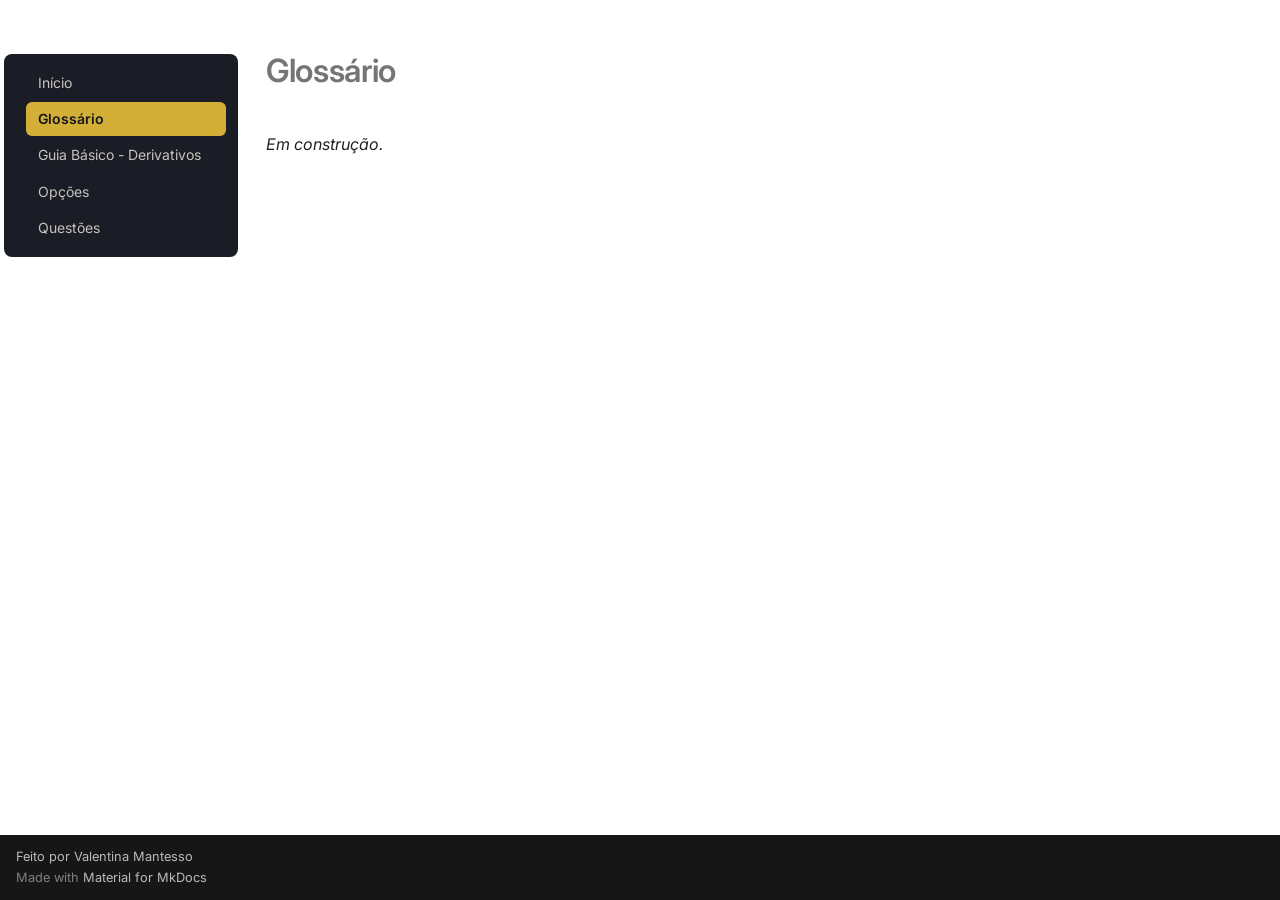
<file: glossario/index.html>
<!doctype html>
<html lang="pt" class="no-js">
  <head>
    
      <meta charset="utf-8">
      <meta name="viewport" content="width=device-width,initial-scale=1">
      
        <meta name="description" content="Conteúdo de referência produzido durante o estágio, para quem vier depois.">
      
      
      
      
        <link rel="prev" href="..">
      
      
        <link rel="next" href="../derivativos/">
      
      
        
      
      
      <link rel="icon" href="../assets/images/favicon.png">
      <meta name="generator" content="mkdocs-1.6.1, mkdocs-material-9.7.6">
    
    
      
        <title>Glossário - Equities, Derivatives and Structured Solutions</title>
      
    
    
      <link rel="stylesheet" href="../assets/stylesheets/main.484c7ddc.min.css">
      
        
        <link rel="stylesheet" href="../assets/stylesheets/palette.ab4e12ef.min.css">
      
      


    
    
      
    
    
      
        
        
        <link rel="preconnect" href="https://fonts.gstatic.com" crossorigin>
        <link rel="stylesheet" href="https://fonts.googleapis.com/css?family=Inter:300,300i,400,400i,700,700i%7CRoboto+Mono:400,400i,700,700i&display=fallback">
        <style>:root{--md-text-font:"Inter";--md-code-font:"Roboto Mono"}</style>
      
    
    
      <link rel="stylesheet" href="../stylesheets/extra.css">
    
    <script>__md_scope=new URL("..",location),__md_hash=e=>[...e].reduce(((e,_)=>(e<<5)-e+_.charCodeAt(0)),0),__md_get=(e,_=localStorage,t=__md_scope)=>JSON.parse(_.getItem(t.pathname+"."+e)),__md_set=(e,_,t=localStorage,a=__md_scope)=>{try{t.setItem(a.pathname+"."+e,JSON.stringify(_))}catch(e){}}</script>
    
      

    
    
  </head>
  
  
    
    
      
    
    
    
    
    <body dir="ltr" data-md-color-scheme="slate" data-md-color-primary="black" data-md-color-accent="amber">
  
    
    <input class="md-toggle" data-md-toggle="drawer" type="checkbox" id="__drawer" autocomplete="off">
    <input class="md-toggle" data-md-toggle="search" type="checkbox" id="__search" autocomplete="off">
    <label class="md-overlay" for="__drawer"></label>
    <div data-md-component="skip">
      
        
        <a href="#glossario" class="md-skip">
          Pular para conteúdo
        </a>
      
    </div>
    <div data-md-component="announce">
      
    </div>
    
    
      

  

<header class="md-header md-header--shadow" data-md-component="header">
  <nav class="md-header__inner md-grid" aria-label="Cabeçalho">
    <a href=".." title="Equities, Derivatives and Structured Solutions" class="md-header__button md-logo" aria-label="Equities, Derivatives and Structured Solutions" data-md-component="logo">
      
  
  <svg xmlns="http://www.w3.org/2000/svg" viewBox="0 0 24 24"><path d="M12 8a3 3 0 0 0 3-3 3 3 0 0 0-3-3 3 3 0 0 0-3 3 3 3 0 0 0 3 3m0 3.54C9.64 9.35 6.5 8 3 8v11c3.5 0 6.64 1.35 9 3.54 2.36-2.19 5.5-3.54 9-3.54V8c-3.5 0-6.64 1.35-9 3.54"/></svg>

    </a>
    <label class="md-header__button md-icon" for="__drawer">
      
      <svg xmlns="http://www.w3.org/2000/svg" viewBox="0 0 24 24"><path d="M3 6h18v2H3zm0 5h18v2H3zm0 5h18v2H3z"/></svg>
    </label>
    <div class="md-header__title" data-md-component="header-title">
      <div class="md-header__ellipsis">
        <div class="md-header__topic">
          <span class="md-ellipsis">
            Equities, Derivatives and Structured Solutions
          </span>
        </div>
        <div class="md-header__topic" data-md-component="header-topic">
          <span class="md-ellipsis">
            
              Glossário
            
          </span>
        </div>
      </div>
    </div>
    
      
        <form class="md-header__option" data-md-component="palette">
  
    
    
    
    <input class="md-option" data-md-color-media="(prefers-color-scheme: dark)" data-md-color-scheme="slate" data-md-color-primary="black" data-md-color-accent="amber"  aria-label="Alternar para modo claro"  type="radio" name="__palette" id="__palette_0">
    
      <label class="md-header__button md-icon" title="Alternar para modo claro" for="__palette_1" hidden>
        <svg xmlns="http://www.w3.org/2000/svg" viewBox="0 0 24 24"><path d="m17.75 4.09-2.53 1.94.91 3.06-2.63-1.81-2.63 1.81.91-3.06-2.53-1.94L12.44 4l1.06-3 1.06 3zm3.5 6.91-1.64 1.25.59 1.98-1.7-1.17-1.7 1.17.59-1.98L15.75 11l2.06-.05L18.5 9l.69 1.95zm-2.28 4.95c.83-.08 1.72 1.1 1.19 1.85-.32.45-.66.87-1.08 1.27C15.17 23 8.84 23 4.94 19.07c-3.91-3.9-3.91-10.24 0-14.14.4-.4.82-.76 1.27-1.08.75-.53 1.93.36 1.85 1.19-.27 2.86.69 5.83 2.89 8.02a9.96 9.96 0 0 0 8.02 2.89m-1.64 2.02a12.08 12.08 0 0 1-7.8-3.47c-2.17-2.19-3.33-5-3.49-7.82-2.81 3.14-2.7 7.96.31 10.98 3.02 3.01 7.84 3.12 10.98.31"/></svg>
      </label>
    
  
    
    
    
    <input class="md-option" data-md-color-media="(prefers-color-scheme: light)" data-md-color-scheme="default" data-md-color-primary="black" data-md-color-accent="amber"  aria-label="Alternar para modo escuro"  type="radio" name="__palette" id="__palette_1">
    
      <label class="md-header__button md-icon" title="Alternar para modo escuro" for="__palette_0" hidden>
        <svg xmlns="http://www.w3.org/2000/svg" viewBox="0 0 24 24"><path d="M12 7a5 5 0 0 1 5 5 5 5 0 0 1-5 5 5 5 0 0 1-5-5 5 5 0 0 1 5-5m0 2a3 3 0 0 0-3 3 3 3 0 0 0 3 3 3 3 0 0 0 3-3 3 3 0 0 0-3-3m0-7 2.39 3.42C13.65 5.15 12.84 5 12 5s-1.65.15-2.39.42zM3.34 7l4.16-.35A7.2 7.2 0 0 0 5.94 8.5c-.44.74-.69 1.5-.83 2.29zm.02 10 1.76-3.77a7.131 7.131 0 0 0 2.38 4.14zM20.65 7l-1.77 3.79a7.02 7.02 0 0 0-2.38-4.15zm-.01 10-4.14.36c.59-.51 1.12-1.14 1.54-1.86.42-.73.69-1.5.83-2.29zM12 22l-2.41-3.44c.74.27 1.55.44 2.41.44.82 0 1.63-.17 2.37-.44z"/></svg>
      </label>
    
  
</form>
      
    
    
      <script>var palette=__md_get("__palette");if(palette&&palette.color){if("(prefers-color-scheme)"===palette.color.media){var media=matchMedia("(prefers-color-scheme: light)"),input=document.querySelector(media.matches?"[data-md-color-media='(prefers-color-scheme: light)']":"[data-md-color-media='(prefers-color-scheme: dark)']");palette.color.media=input.getAttribute("data-md-color-media"),palette.color.scheme=input.getAttribute("data-md-color-scheme"),palette.color.primary=input.getAttribute("data-md-color-primary"),palette.color.accent=input.getAttribute("data-md-color-accent")}for(var[key,value]of Object.entries(palette.color))document.body.setAttribute("data-md-color-"+key,value)}</script>
    
    
    
      
      
        <label class="md-header__button md-icon" for="__search">
          
          <svg xmlns="http://www.w3.org/2000/svg" viewBox="0 0 24 24"><path d="M9.5 3A6.5 6.5 0 0 1 16 9.5c0 1.61-.59 3.09-1.56 4.23l.27.27h.79l5 5-1.5 1.5-5-5v-.79l-.27-.27A6.52 6.52 0 0 1 9.5 16 6.5 6.5 0 0 1 3 9.5 6.5 6.5 0 0 1 9.5 3m0 2C7 5 5 7 5 9.5S7 14 9.5 14 14 12 14 9.5 12 5 9.5 5"/></svg>
        </label>
        <div class="md-search" data-md-component="search" role="dialog">
  <label class="md-search__overlay" for="__search"></label>
  <div class="md-search__inner" role="search">
    <form class="md-search__form" name="search">
      <input type="text" class="md-search__input" name="query" aria-label="Buscar" placeholder="Buscar" autocapitalize="off" autocorrect="off" autocomplete="off" spellcheck="false" data-md-component="search-query" required>
      <label class="md-search__icon md-icon" for="__search">
        
        <svg xmlns="http://www.w3.org/2000/svg" viewBox="0 0 24 24"><path d="M9.5 3A6.5 6.5 0 0 1 16 9.5c0 1.61-.59 3.09-1.56 4.23l.27.27h.79l5 5-1.5 1.5-5-5v-.79l-.27-.27A6.52 6.52 0 0 1 9.5 16 6.5 6.5 0 0 1 3 9.5 6.5 6.5 0 0 1 9.5 3m0 2C7 5 5 7 5 9.5S7 14 9.5 14 14 12 14 9.5 12 5 9.5 5"/></svg>
        
        <svg xmlns="http://www.w3.org/2000/svg" viewBox="0 0 24 24"><path d="M20 11v2H8l5.5 5.5-1.42 1.42L4.16 12l7.92-7.92L13.5 5.5 8 11z"/></svg>
      </label>
      <nav class="md-search__options" aria-label="Pesquisar">
        
        <button type="reset" class="md-search__icon md-icon" title="Limpar" aria-label="Limpar" tabindex="-1">
          
          <svg xmlns="http://www.w3.org/2000/svg" viewBox="0 0 24 24"><path d="M19 6.41 17.59 5 12 10.59 6.41 5 5 6.41 10.59 12 5 17.59 6.41 19 12 13.41 17.59 19 19 17.59 13.41 12z"/></svg>
        </button>
      </nav>
      
        <div class="md-search__suggest" data-md-component="search-suggest"></div>
      
    </form>
    <div class="md-search__output">
      <div class="md-search__scrollwrap" tabindex="0" data-md-scrollfix>
        <div class="md-search-result" data-md-component="search-result">
          <div class="md-search-result__meta">
            Inicializando busca
          </div>
          <ol class="md-search-result__list" role="presentation"></ol>
        </div>
      </div>
    </div>
  </div>
</div>
      
    
    
  </nav>
  
</header>
    
    <div class="md-container" data-md-component="container">
      
      
        
          
        
      
      <main class="md-main" data-md-component="main">
        <div class="md-main__inner md-grid">
          
            
              
              <div class="md-sidebar md-sidebar--primary" data-md-component="sidebar" data-md-type="navigation" >
                <div class="md-sidebar__scrollwrap">
                  <div class="md-sidebar__inner">
                    



<nav class="md-nav md-nav--primary" aria-label="Navegação" data-md-level="0">
  <label class="md-nav__title" for="__drawer">
    <a href=".." title="Equities, Derivatives and Structured Solutions" class="md-nav__button md-logo" aria-label="Equities, Derivatives and Structured Solutions" data-md-component="logo">
      
  
  <svg xmlns="http://www.w3.org/2000/svg" viewBox="0 0 24 24"><path d="M12 8a3 3 0 0 0 3-3 3 3 0 0 0-3-3 3 3 0 0 0-3 3 3 3 0 0 0 3 3m0 3.54C9.64 9.35 6.5 8 3 8v11c3.5 0 6.64 1.35 9 3.54 2.36-2.19 5.5-3.54 9-3.54V8c-3.5 0-6.64 1.35-9 3.54"/></svg>

    </a>
    Equities, Derivatives and Structured Solutions
  </label>
  
  <ul class="md-nav__list" data-md-scrollfix>
    
      
      
  
  
  
  
    <li class="md-nav__item">
      <a href=".." class="md-nav__link">
        
  
  
  <span class="md-ellipsis">
    
  
    Início
  

    
  </span>
  
  

      </a>
    </li>
  

    
      
      
  
  
    
  
  
  
    <li class="md-nav__item md-nav__item--active">
      
      <input class="md-nav__toggle md-toggle" type="checkbox" id="__toc">
      
      
        
      
      
      <a href="./" class="md-nav__link md-nav__link--active">
        
  
  
  <span class="md-ellipsis">
    
  
    Glossário
  

    
  </span>
  
  

      </a>
      
    </li>
  

    
      
      
  
  
  
  
    <li class="md-nav__item">
      <a href="../derivativos/" class="md-nav__link">
        
  
  
  <span class="md-ellipsis">
    
  
    Guia Básico - Derivativos
  

    
  </span>
  
  

      </a>
    </li>
  

    
      
      
  
  
  
  
    <li class="md-nav__item">
      <a href="../opcoes/" class="md-nav__link">
        
  
  
  <span class="md-ellipsis">
    
  
    Opções
  

    
  </span>
  
  

      </a>
    </li>
  

    
      
      
  
  
  
  
    <li class="md-nav__item">
      <a href="../questoes/" class="md-nav__link">
        
  
  
  <span class="md-ellipsis">
    
  
    Questões
  

    
  </span>
  
  

      </a>
    </li>
  

    
  </ul>
</nav>
                  </div>
                </div>
              </div>
            
            
              
              <div class="md-sidebar md-sidebar--secondary" data-md-component="sidebar" data-md-type="toc" >
                <div class="md-sidebar__scrollwrap">
                  <div class="md-sidebar__inner">
                    

<nav class="md-nav md-nav--secondary" aria-label="Índice">
  
  
  
    
  
  
</nav>
                  </div>
                </div>
              </div>
            
          
          
            <div class="md-content" data-md-component="content">
              
              <article class="md-content__inner md-typeset">
                
                  



<h1 id="glossario">Glossário<a class="headerlink" href="#glossario" title="Permanent link">&para;</a></h1>
<p><em>Em construção.</em></p>












                
              </article>
            </div>
          
          
<script>var target=document.getElementById(location.hash.slice(1));target&&target.name&&(target.checked=target.name.startsWith("__tabbed_"))</script>
        </div>
        
          <button type="button" class="md-top md-icon" data-md-component="top" hidden>
  
  <svg xmlns="http://www.w3.org/2000/svg" viewBox="0 0 24 24"><path d="M13 20h-2V8l-5.5 5.5-1.42-1.42L12 4.16l7.92 7.92-1.42 1.42L13 8z"/></svg>
  Voltar para o topo
</button>
        
      </main>
      
        <footer class="md-footer">
  
  <div class="md-footer-meta md-typeset">
    <div class="md-footer-meta__inner md-grid">
      <div class="md-copyright">
  
    <div class="md-copyright__highlight">
      Feito por Valentina Mantesso
    </div>
  
  
    Made with
    <a href="https://squidfunk.github.io/mkdocs-material/" target="_blank" rel="noopener">
      Material for MkDocs
    </a>
  
</div>
      
    </div>
  </div>
</footer>
      
    </div>
    <div class="md-dialog" data-md-component="dialog">
      <div class="md-dialog__inner md-typeset"></div>
    </div>
    
    
    
      
      
      <script id="__config" type="application/json">{"annotate": null, "base": "..", "features": ["navigation.top", "navigation.indexes", "navigation.expand", "search.suggest", "search.highlight", "content.code.copy", "toc.follow"], "search": "../assets/javascripts/workers/search.2c215733.min.js", "tags": null, "translations": {"clipboard.copied": "Copiado para \u00e1rea de transfer\u00eancia", "clipboard.copy": "Copiar para \u00e1rea de transfer\u00eancia", "search.result.more.one": "mais 1 nesta p\u00e1gina", "search.result.more.other": "# mais nesta p\u00e1gina", "search.result.none": "Nenhum documento encontrado", "search.result.one": "1 documento encontrado", "search.result.other": "# documentos encontrados", "search.result.placeholder": "Digite para iniciar a busca", "search.result.term.missing": "Ausente", "select.version": "Selecione a vers\u00e3o"}, "version": null}</script>
    
    
      <script src="../assets/javascripts/bundle.79ae519e.min.js"></script>
      
        <script src="../javascripts/extra.js"></script>
      
        <script src="../javascripts/quiz.js"></script>
      
    
  </body>
</html>
</file>
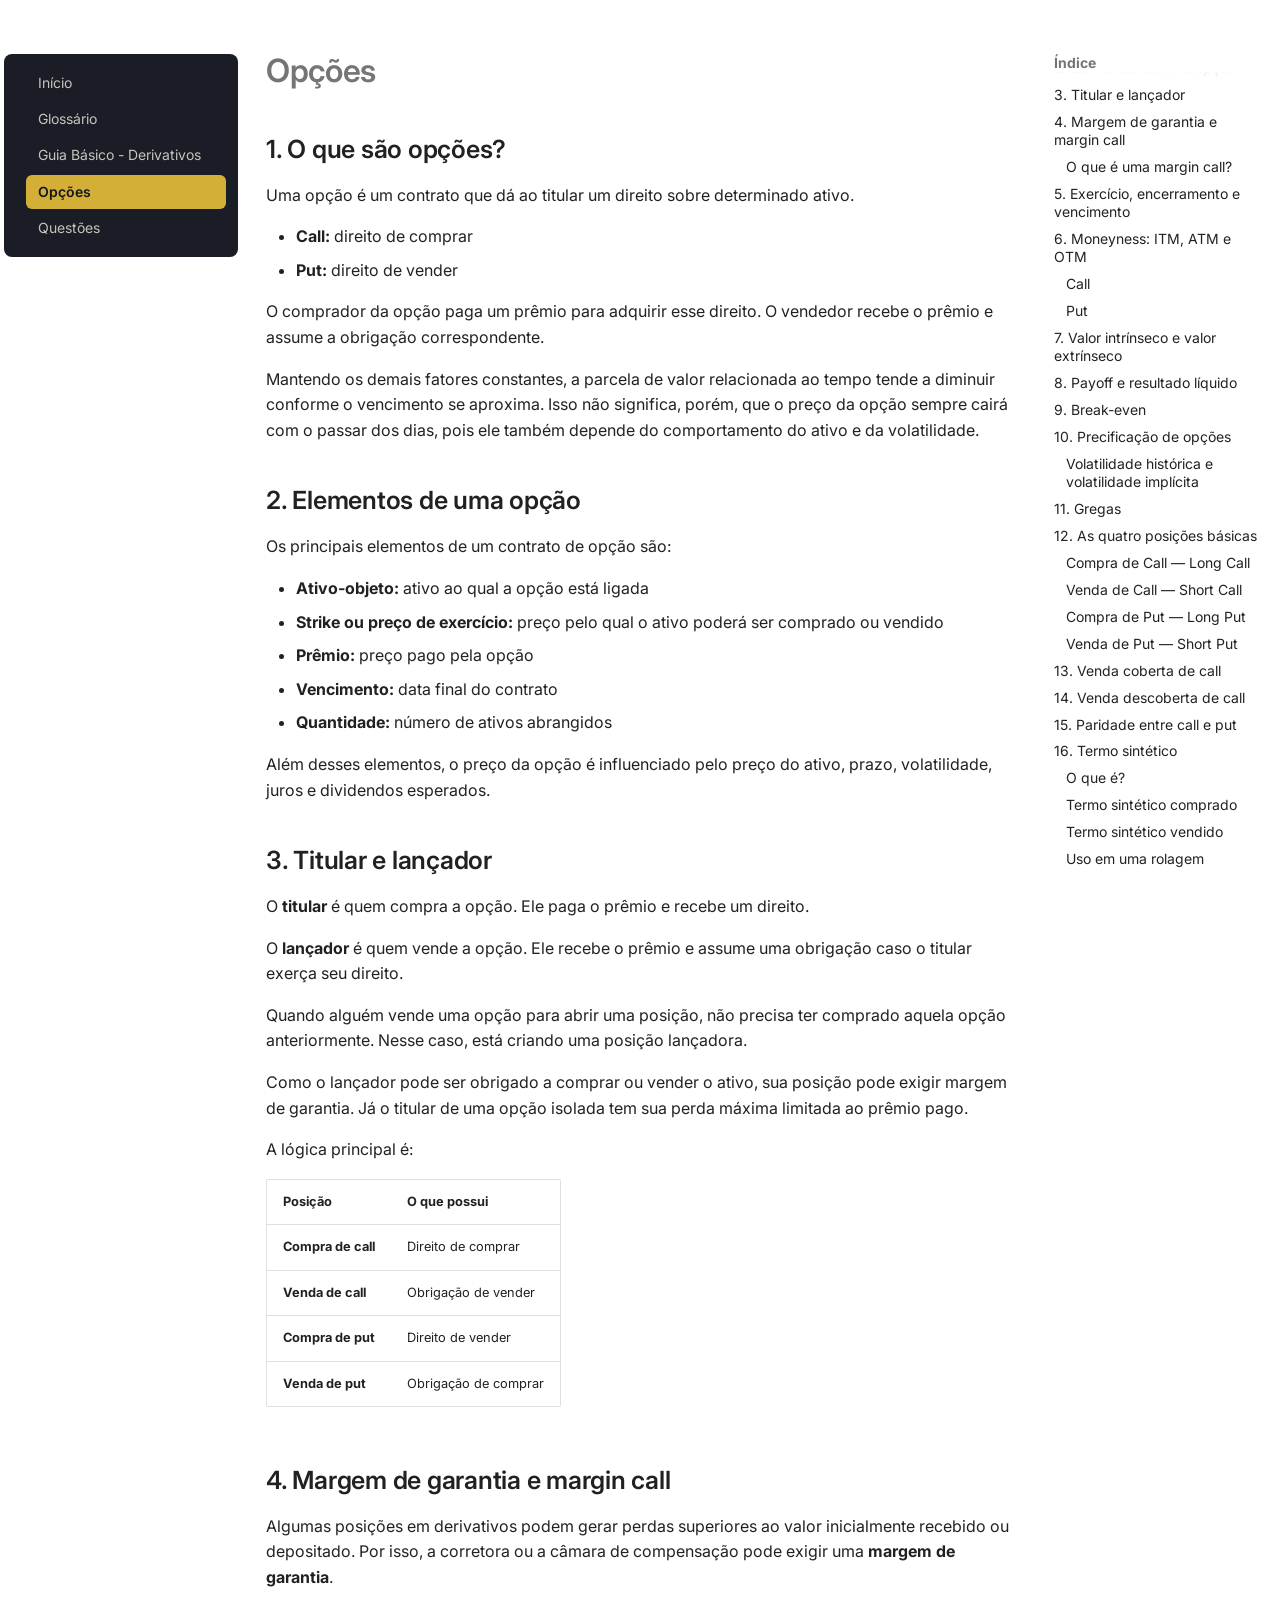
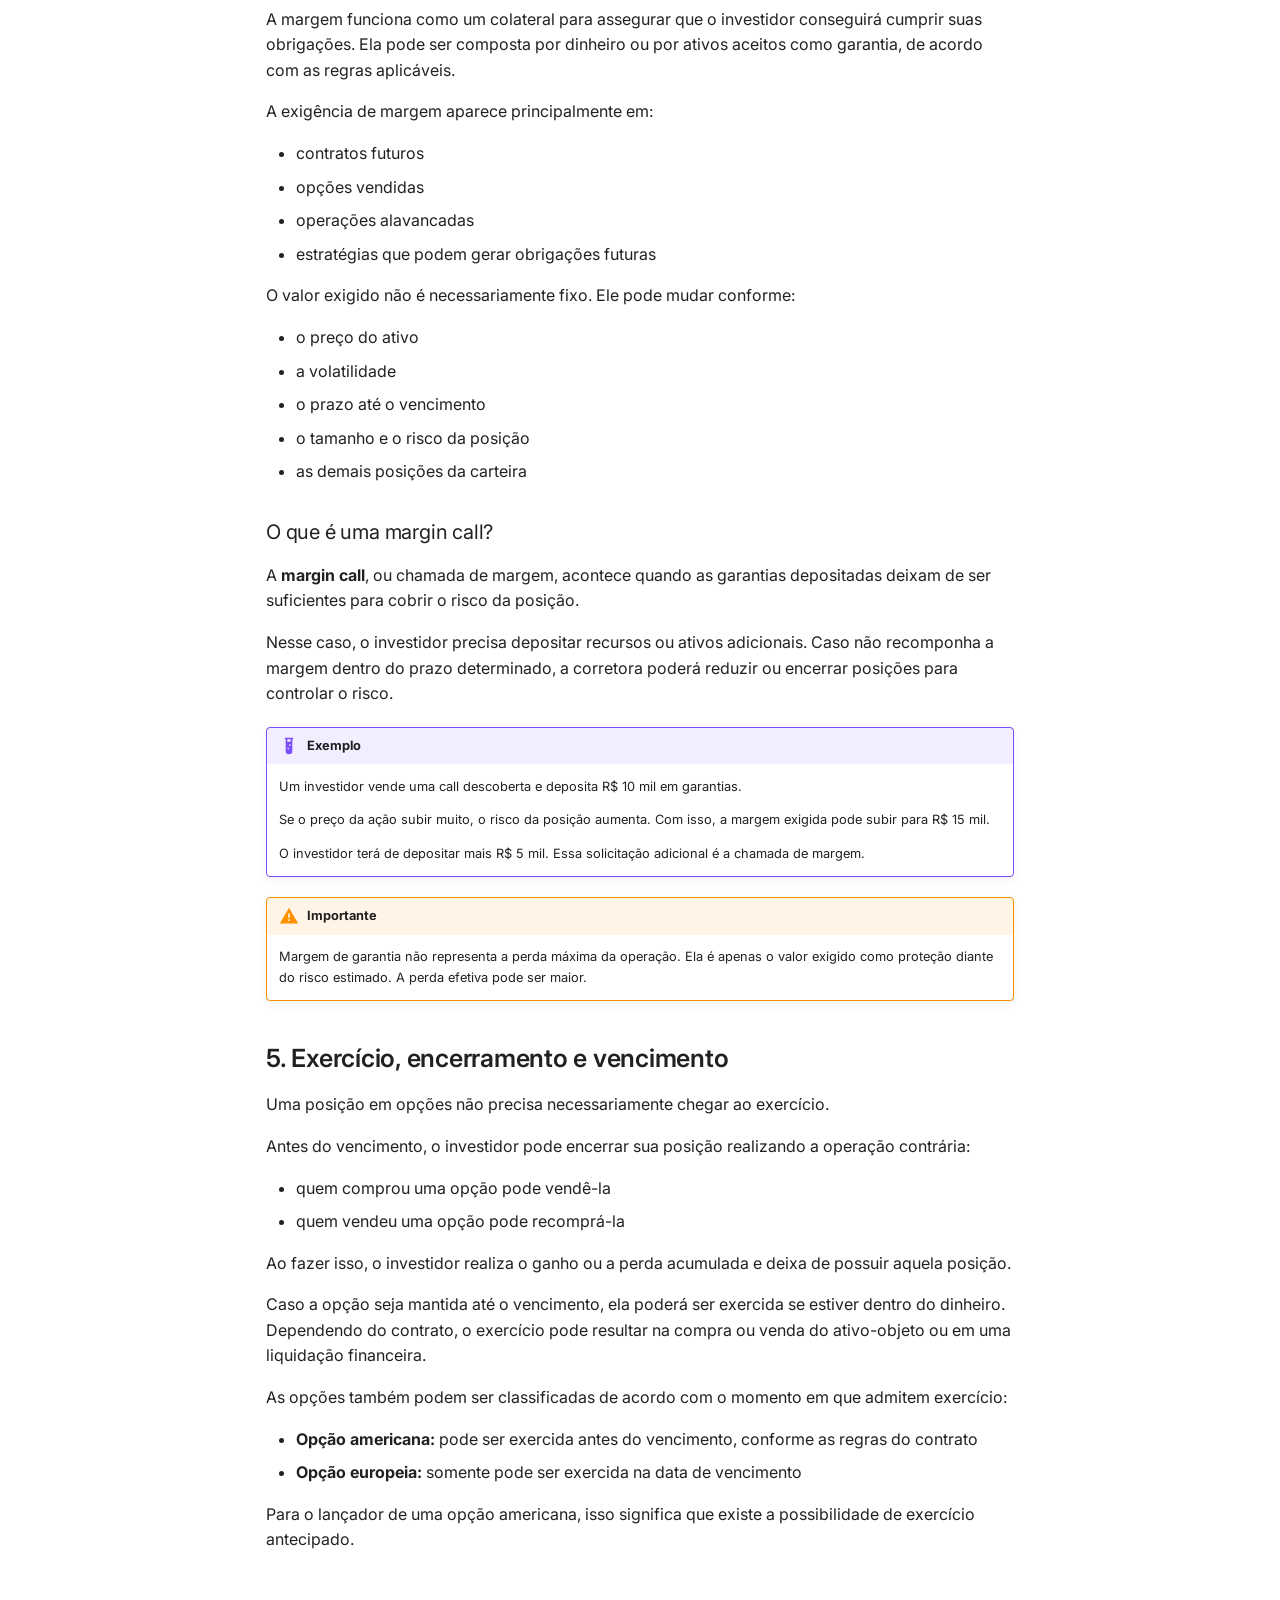
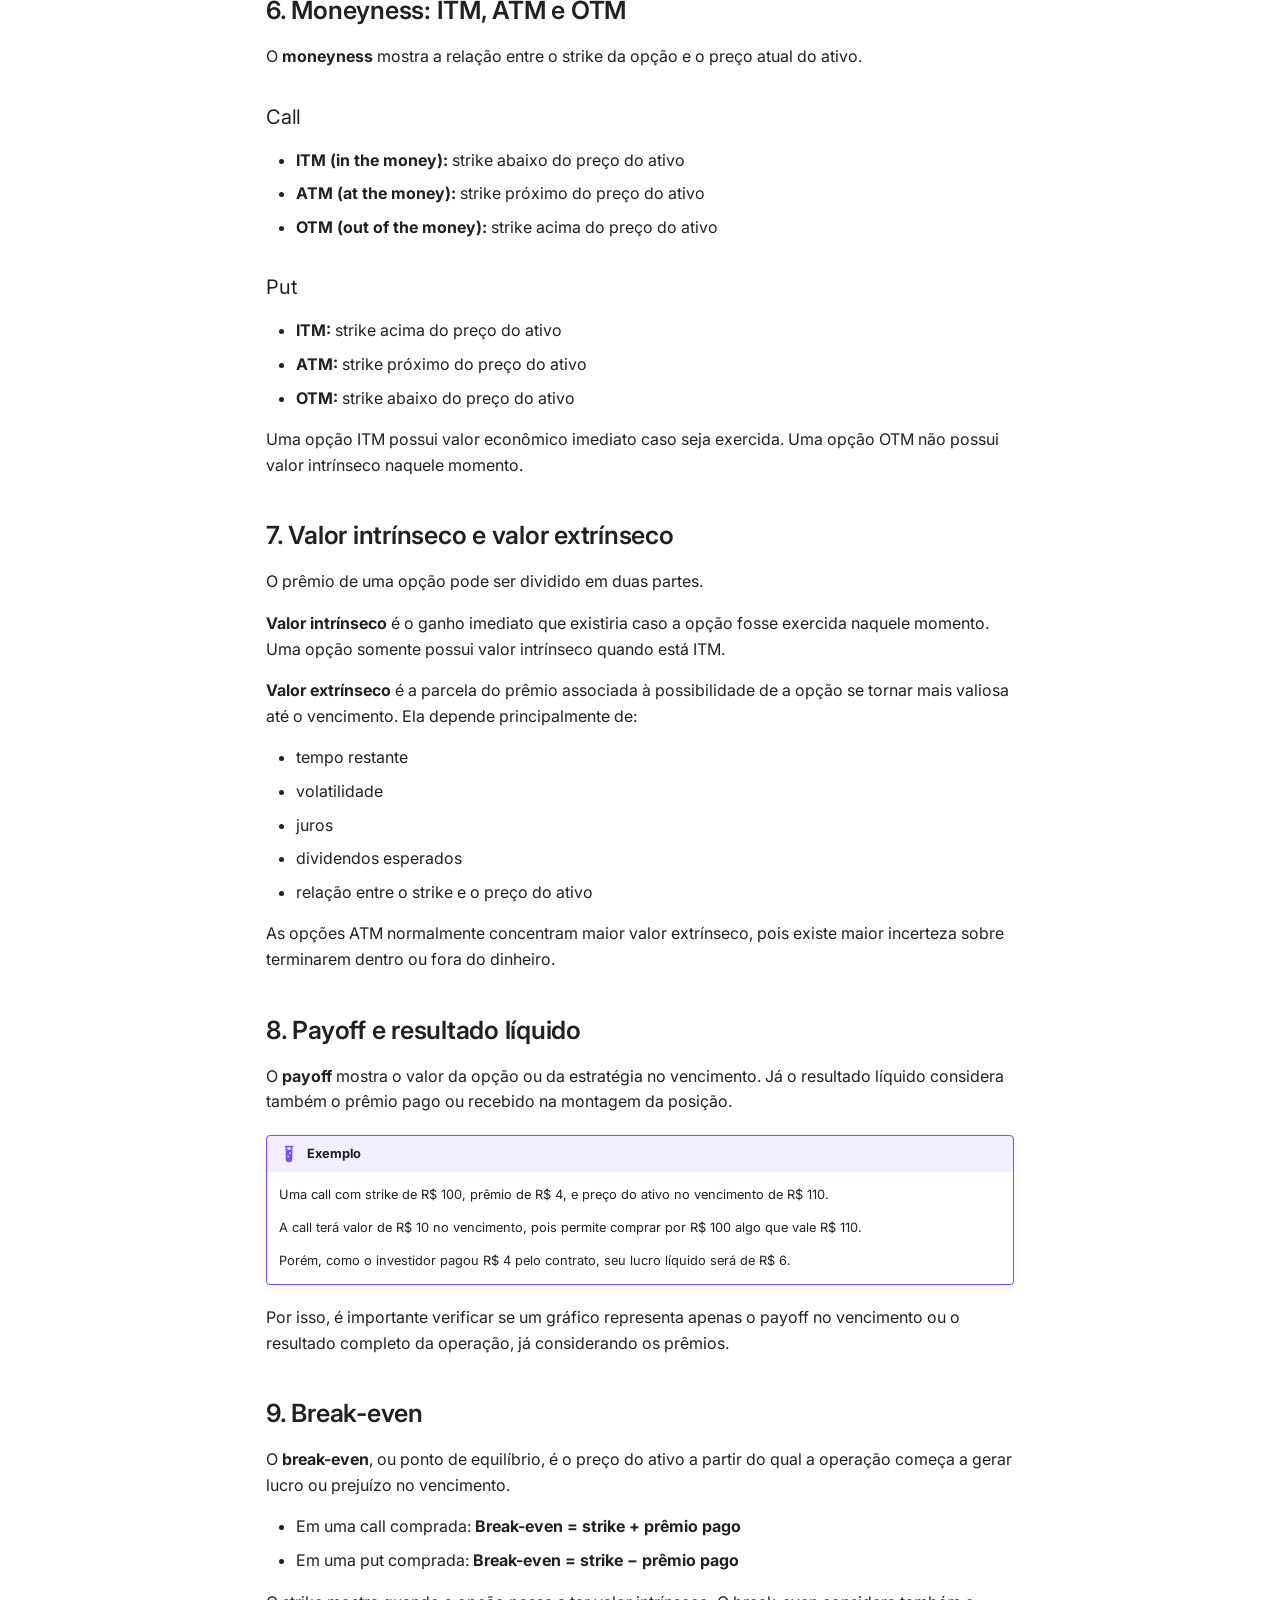
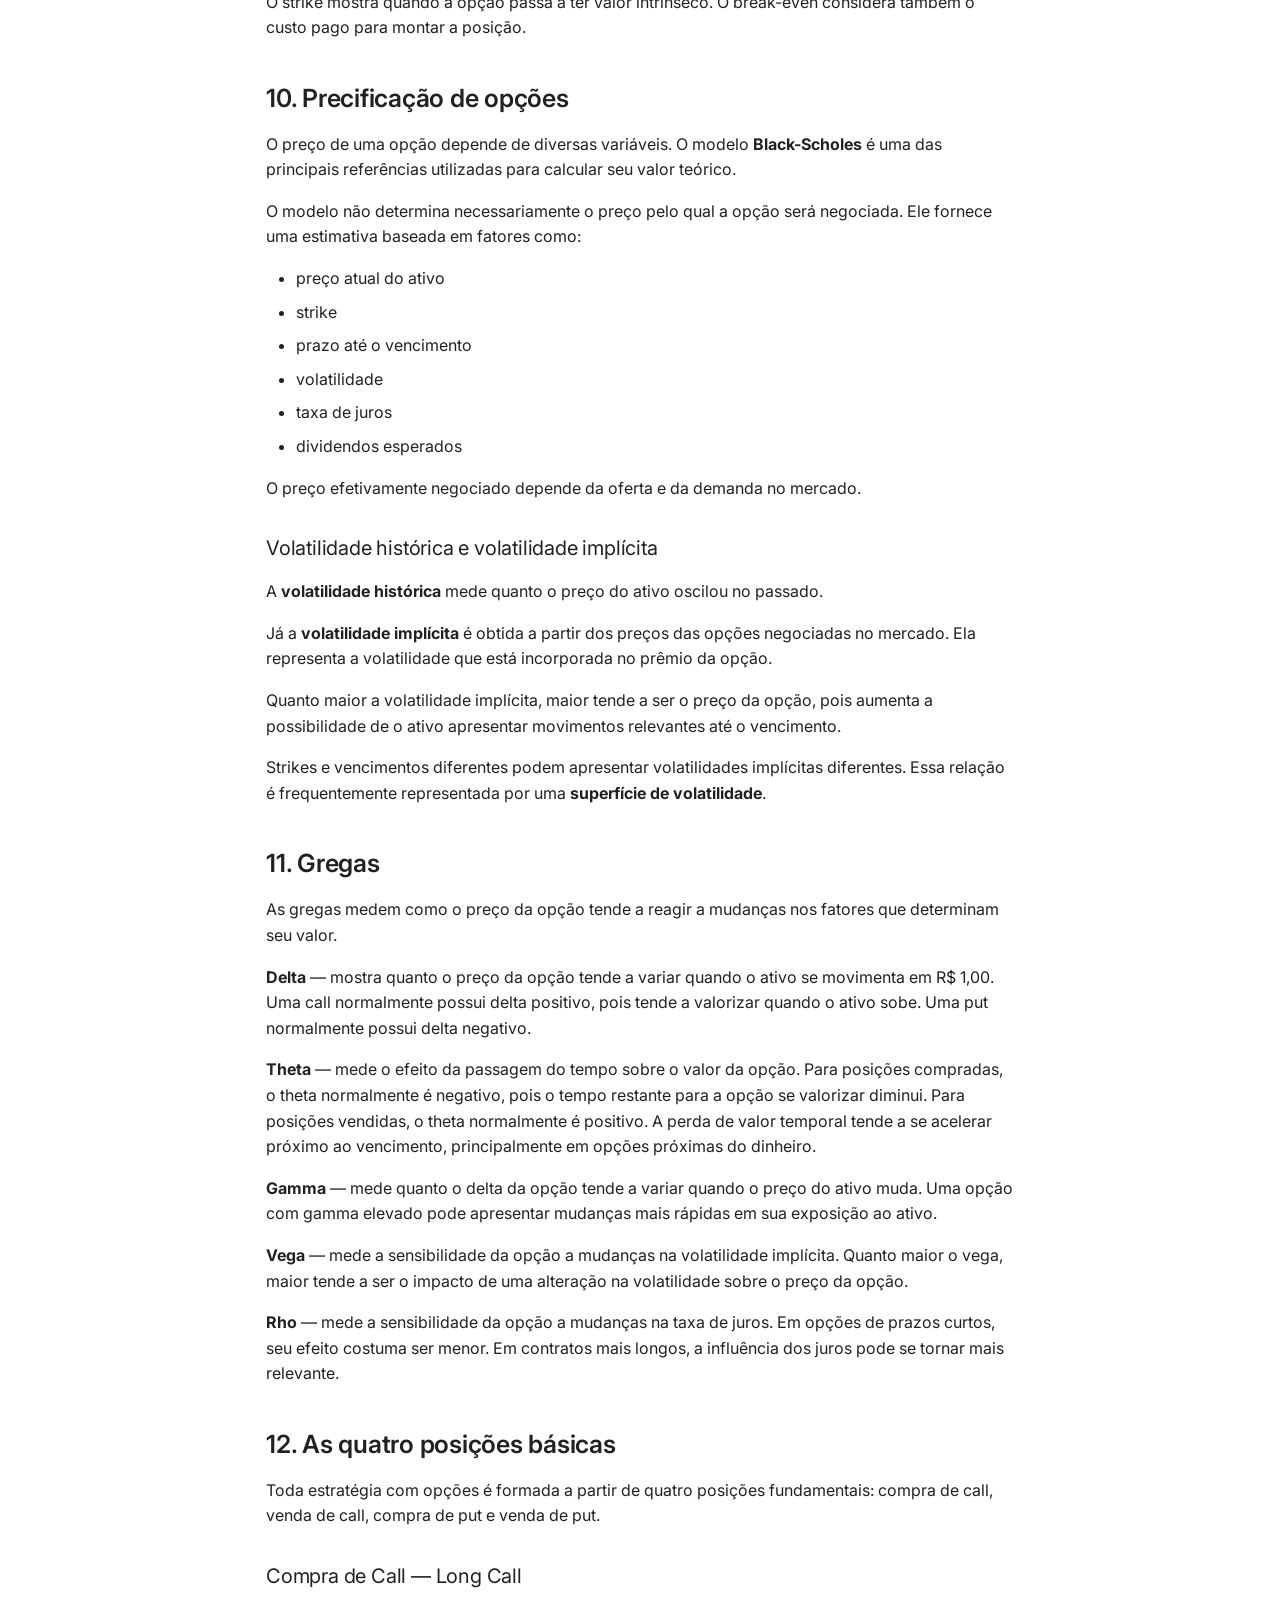
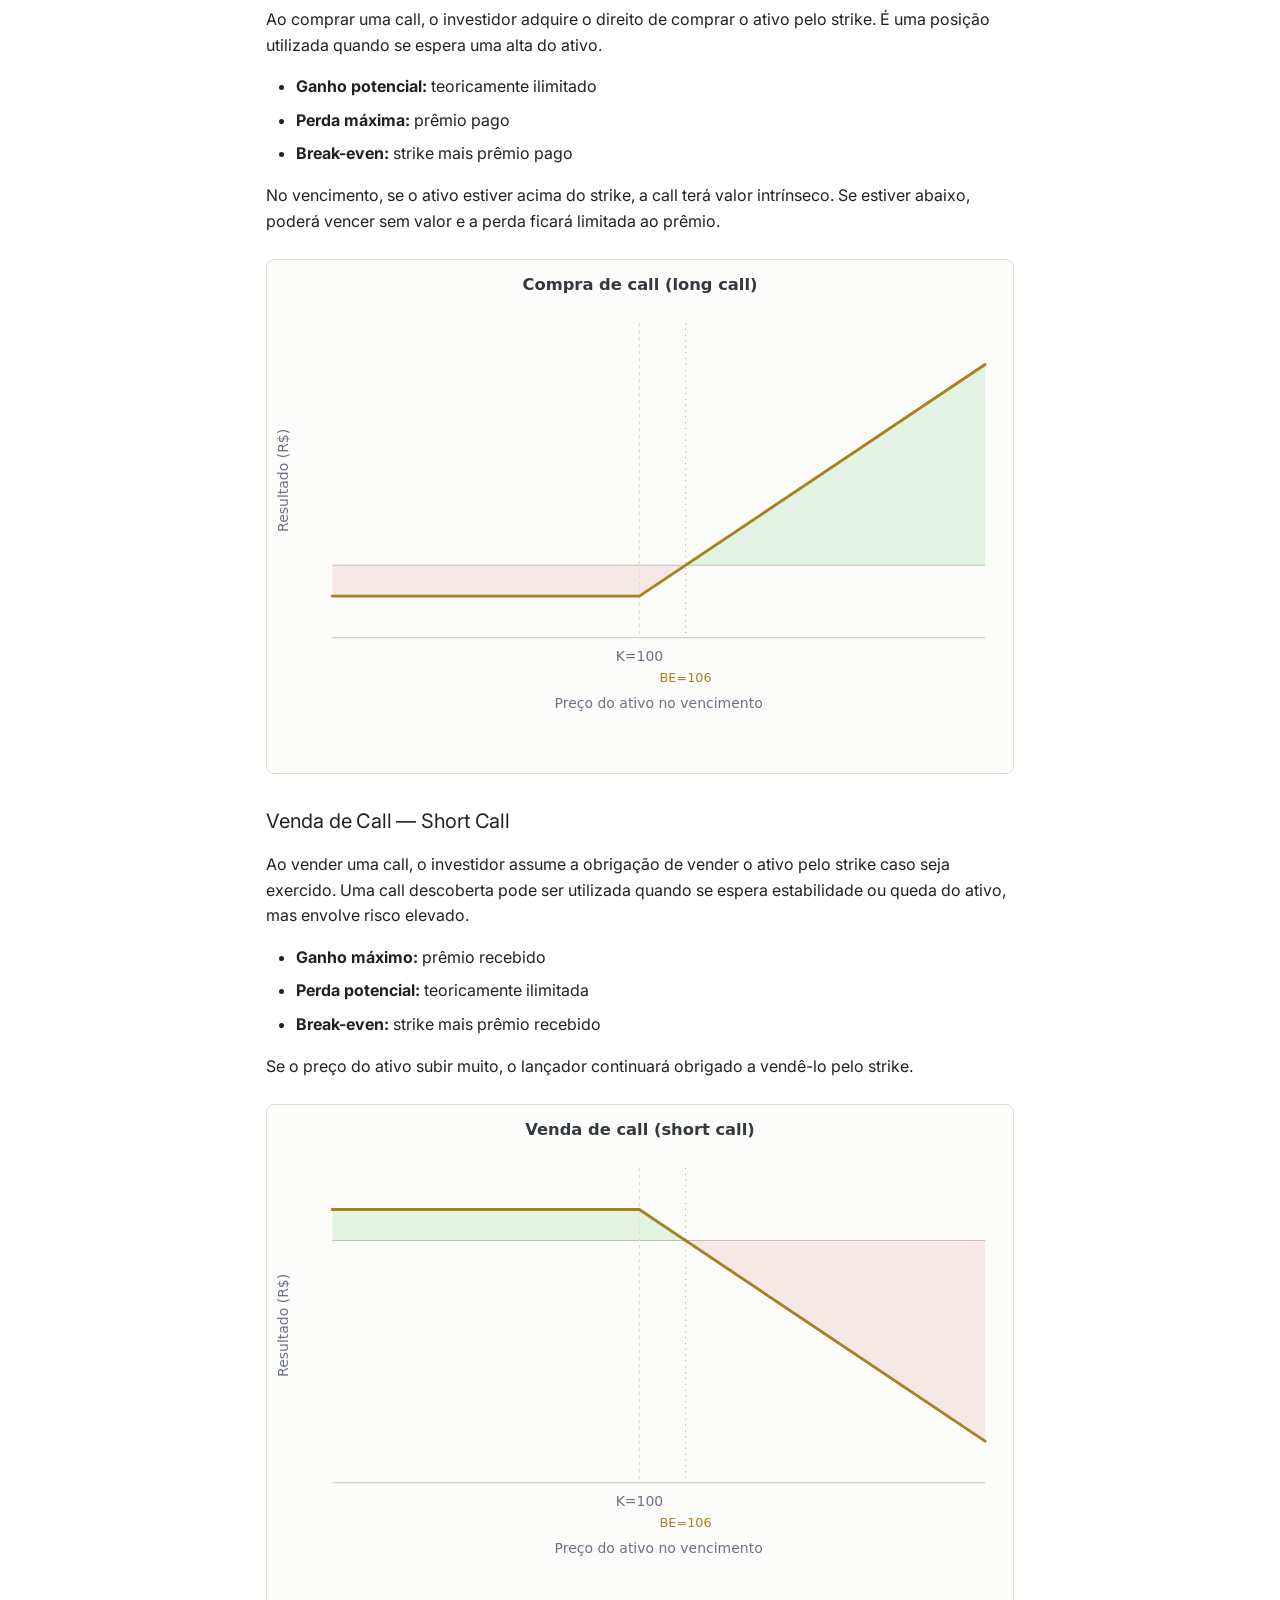
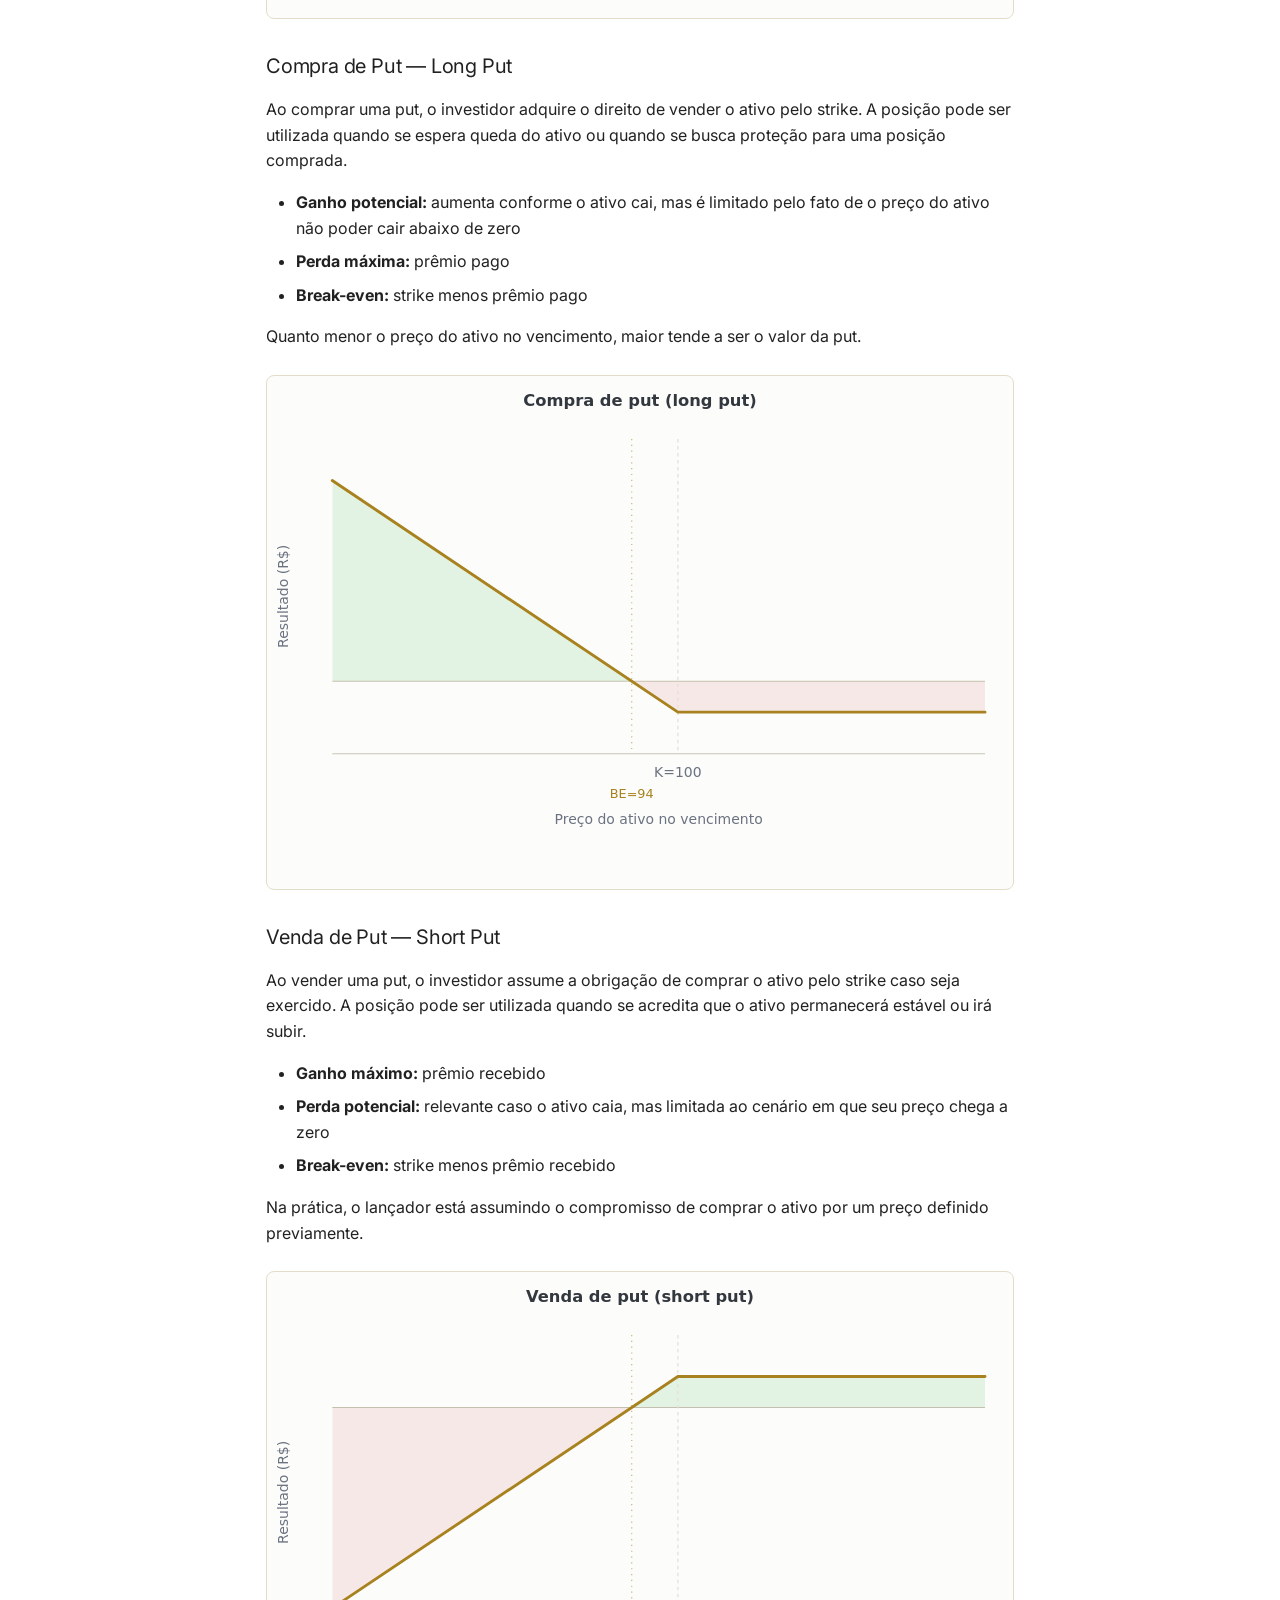
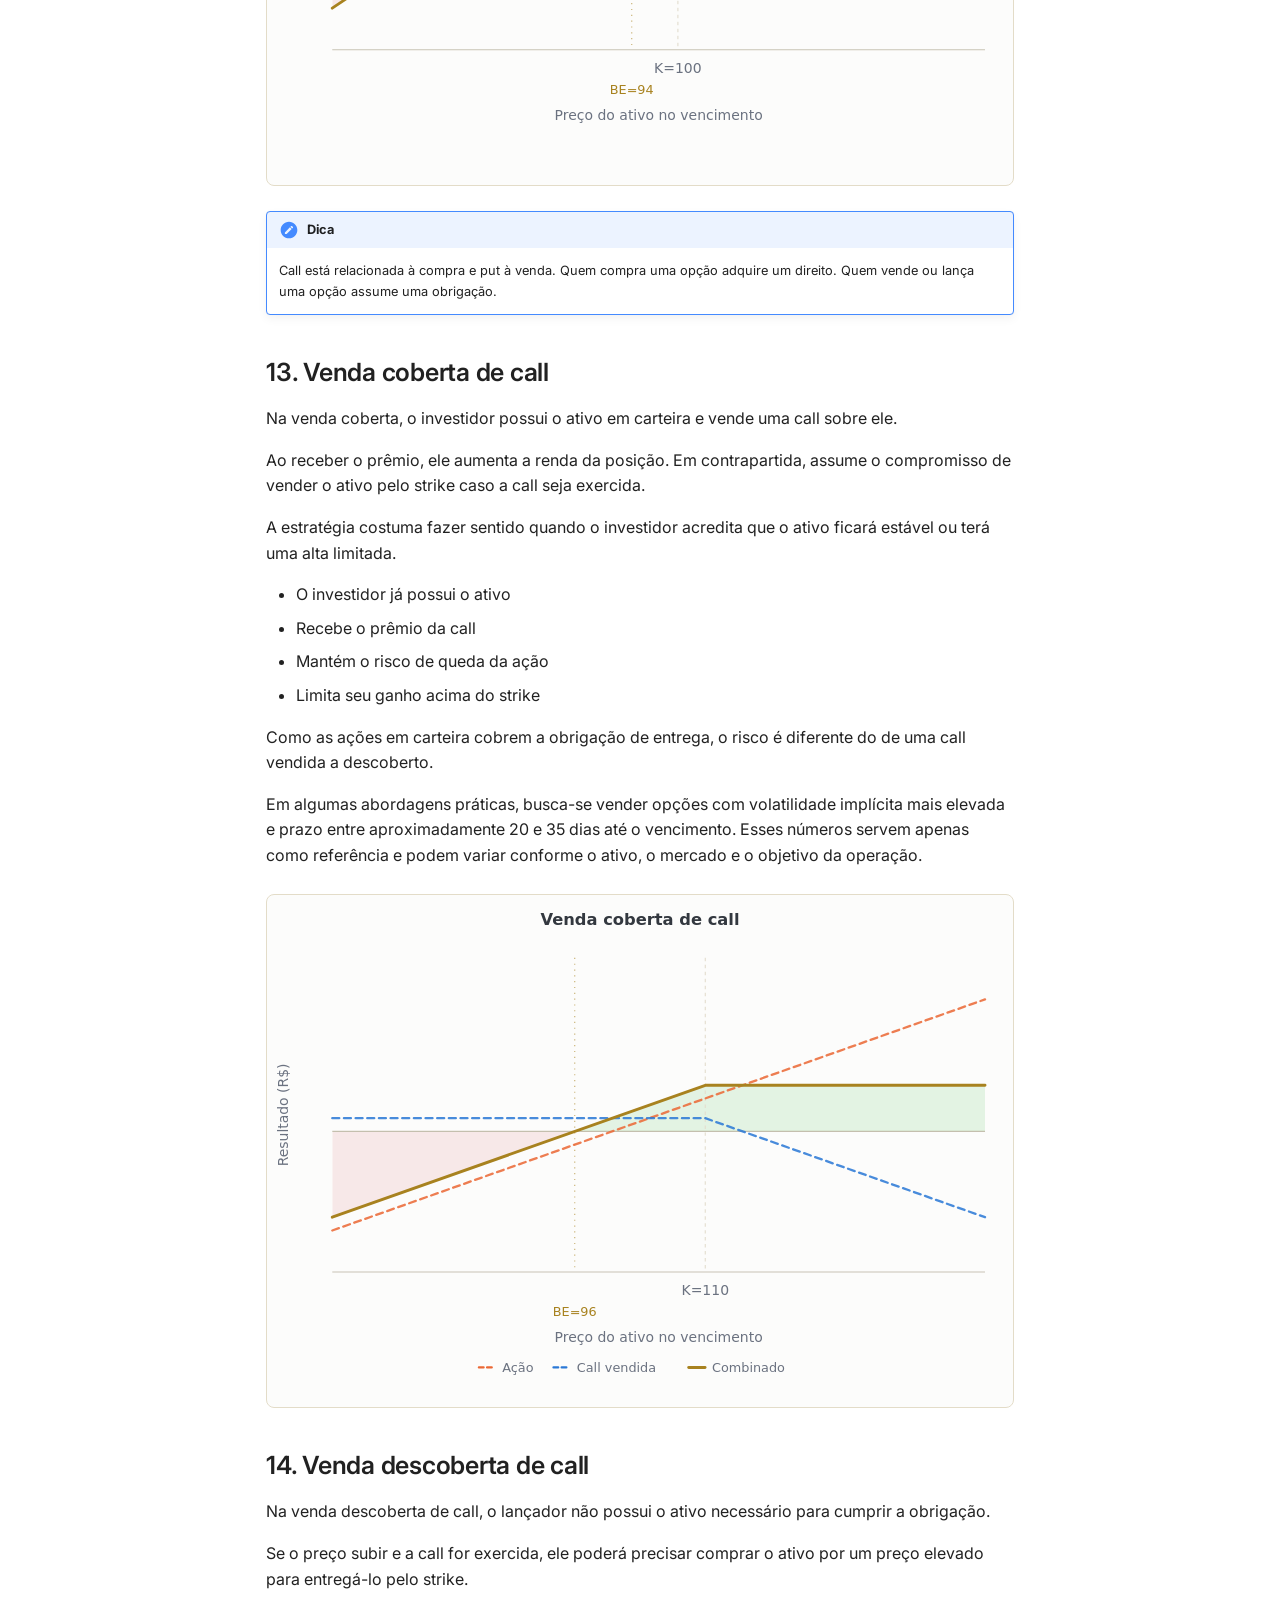
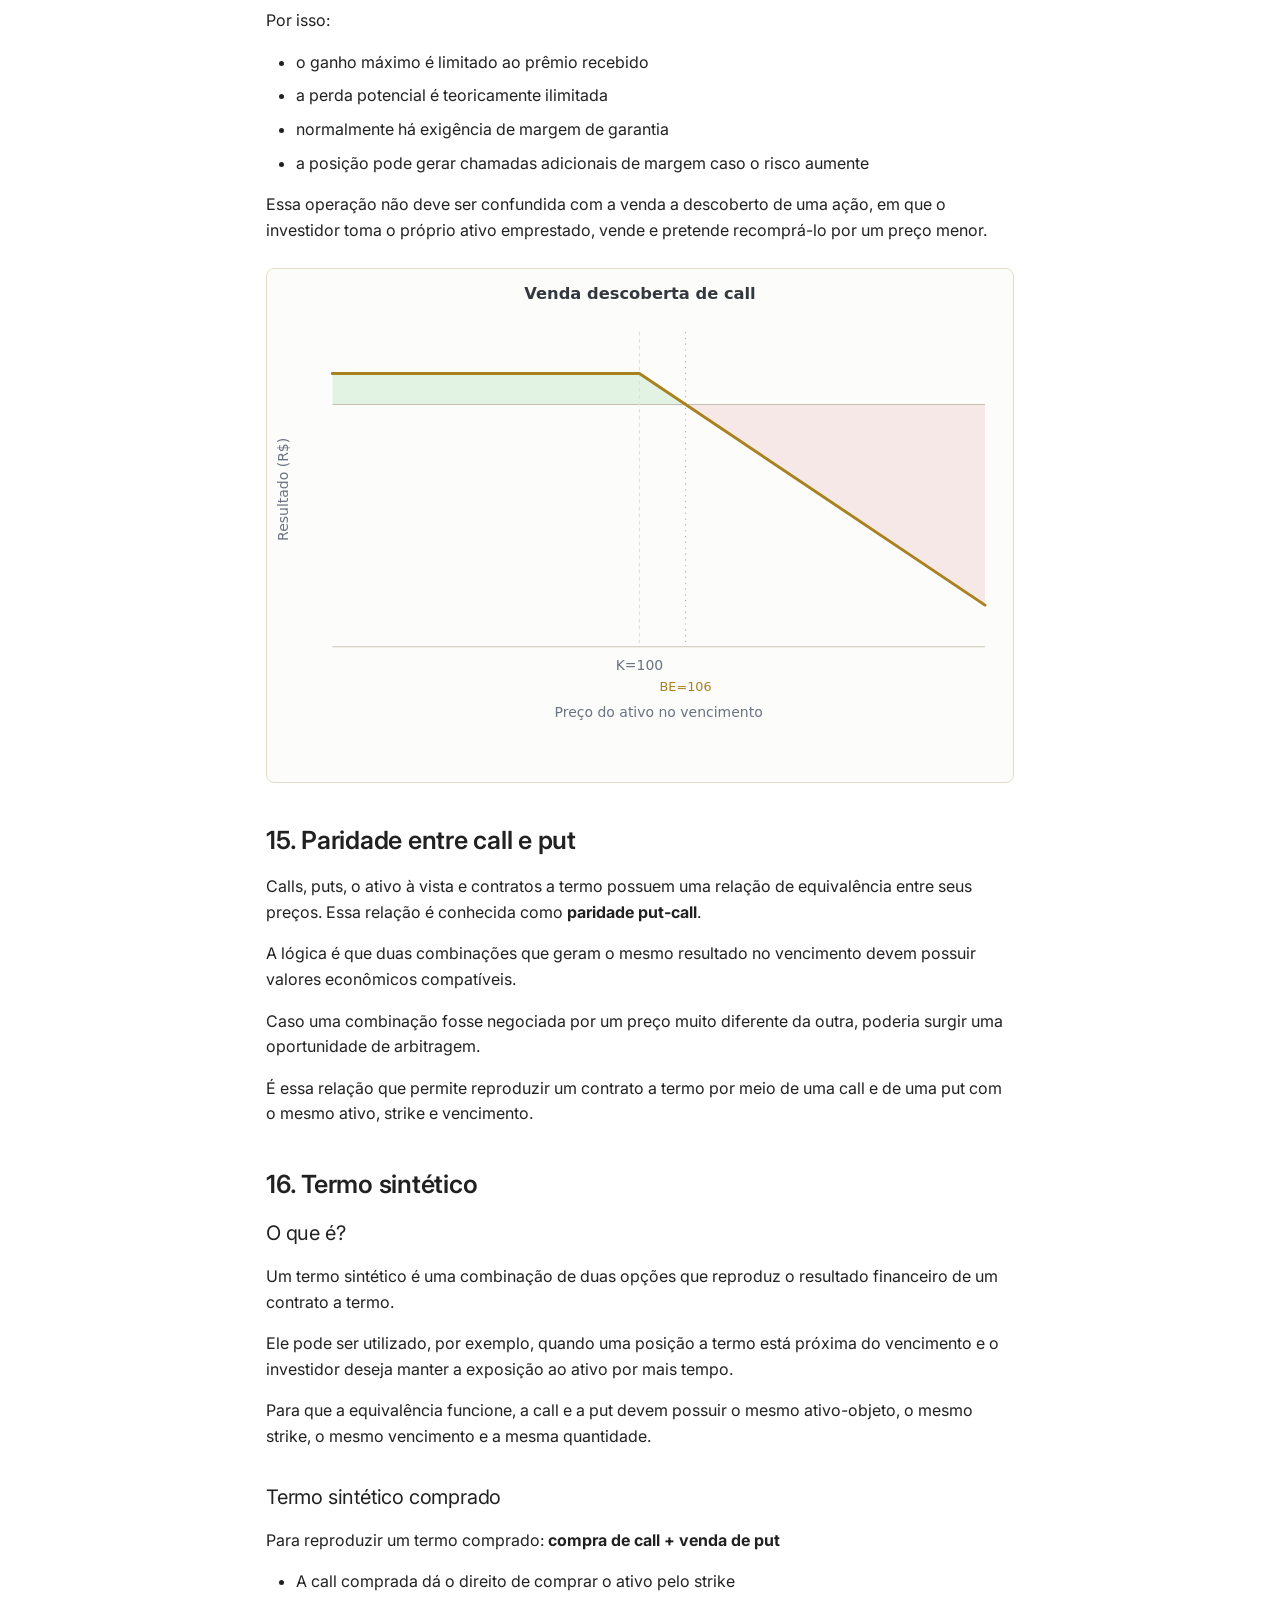
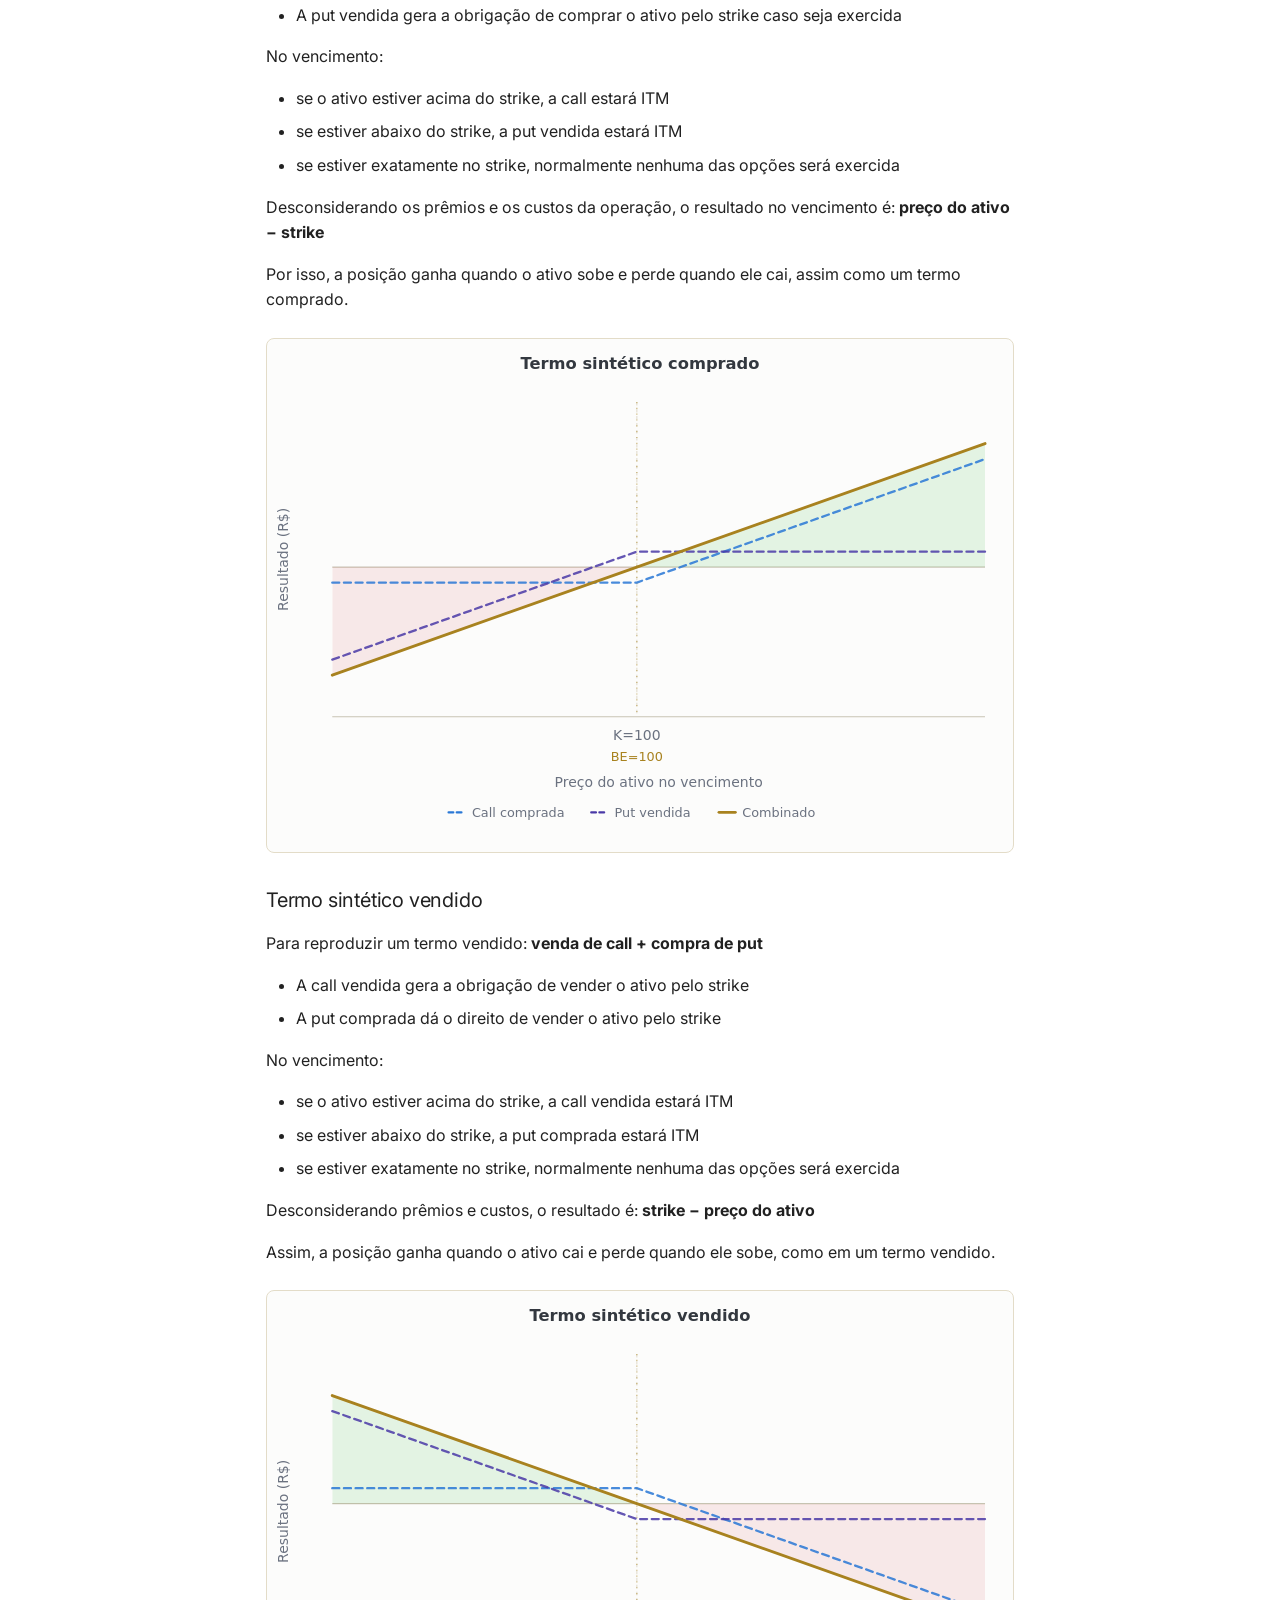
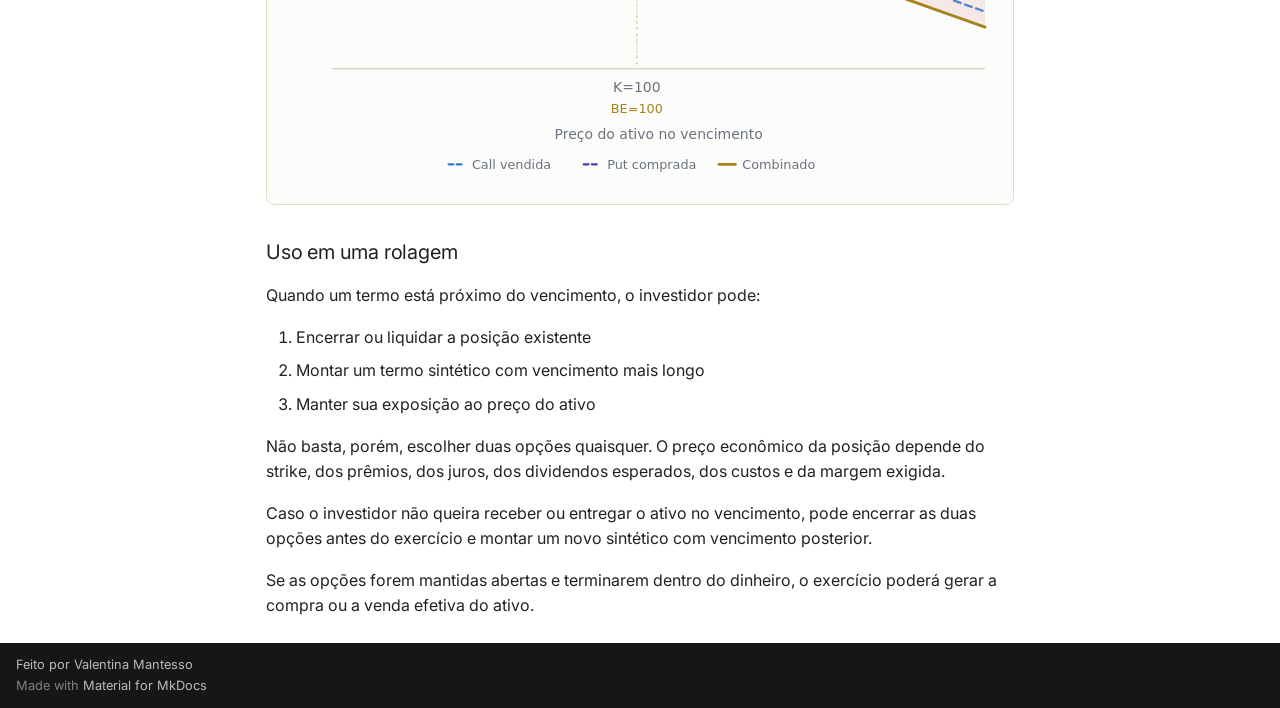
<file: opcoes/index.html>
<!doctype html>
<html lang="pt" class="no-js">
  <head>
    
      <meta charset="utf-8">
      <meta name="viewport" content="width=device-width,initial-scale=1">
      
        <meta name="description" content="Conteúdo de referência produzido durante o estágio, para quem vier depois.">
      
      
      
      
        <link rel="prev" href="../derivativos/">
      
      
        <link rel="next" href="../questoes/">
      
      
        
      
      
      <link rel="icon" href="../assets/images/favicon.png">
      <meta name="generator" content="mkdocs-1.6.1, mkdocs-material-9.7.6">
    
    
      
        <title>Opções - Equities, Derivatives and Structured Solutions</title>
      
    
    
      <link rel="stylesheet" href="../assets/stylesheets/main.484c7ddc.min.css">
      
        
        <link rel="stylesheet" href="../assets/stylesheets/palette.ab4e12ef.min.css">
      
      


    
    
      
    
    
      
        
        
        <link rel="preconnect" href="https://fonts.gstatic.com" crossorigin>
        <link rel="stylesheet" href="https://fonts.googleapis.com/css?family=Inter:300,300i,400,400i,700,700i%7CRoboto+Mono:400,400i,700,700i&display=fallback">
        <style>:root{--md-text-font:"Inter";--md-code-font:"Roboto Mono"}</style>
      
    
    
      <link rel="stylesheet" href="../stylesheets/extra.css">
    
    <script>__md_scope=new URL("..",location),__md_hash=e=>[...e].reduce(((e,_)=>(e<<5)-e+_.charCodeAt(0)),0),__md_get=(e,_=localStorage,t=__md_scope)=>JSON.parse(_.getItem(t.pathname+"."+e)),__md_set=(e,_,t=localStorage,a=__md_scope)=>{try{t.setItem(a.pathname+"."+e,JSON.stringify(_))}catch(e){}}</script>
    
      

    
    
  </head>
  
  
    
    
      
    
    
    
    
    <body dir="ltr" data-md-color-scheme="slate" data-md-color-primary="black" data-md-color-accent="amber">
  
    
    <input class="md-toggle" data-md-toggle="drawer" type="checkbox" id="__drawer" autocomplete="off">
    <input class="md-toggle" data-md-toggle="search" type="checkbox" id="__search" autocomplete="off">
    <label class="md-overlay" for="__drawer"></label>
    <div data-md-component="skip">
      
        
        <a href="#opcoes" class="md-skip">
          Pular para conteúdo
        </a>
      
    </div>
    <div data-md-component="announce">
      
    </div>
    
    
      

  

<header class="md-header md-header--shadow" data-md-component="header">
  <nav class="md-header__inner md-grid" aria-label="Cabeçalho">
    <a href=".." title="Equities, Derivatives and Structured Solutions" class="md-header__button md-logo" aria-label="Equities, Derivatives and Structured Solutions" data-md-component="logo">
      
  
  <svg xmlns="http://www.w3.org/2000/svg" viewBox="0 0 24 24"><path d="M12 8a3 3 0 0 0 3-3 3 3 0 0 0-3-3 3 3 0 0 0-3 3 3 3 0 0 0 3 3m0 3.54C9.64 9.35 6.5 8 3 8v11c3.5 0 6.64 1.35 9 3.54 2.36-2.19 5.5-3.54 9-3.54V8c-3.5 0-6.64 1.35-9 3.54"/></svg>

    </a>
    <label class="md-header__button md-icon" for="__drawer">
      
      <svg xmlns="http://www.w3.org/2000/svg" viewBox="0 0 24 24"><path d="M3 6h18v2H3zm0 5h18v2H3zm0 5h18v2H3z"/></svg>
    </label>
    <div class="md-header__title" data-md-component="header-title">
      <div class="md-header__ellipsis">
        <div class="md-header__topic">
          <span class="md-ellipsis">
            Equities, Derivatives and Structured Solutions
          </span>
        </div>
        <div class="md-header__topic" data-md-component="header-topic">
          <span class="md-ellipsis">
            
              Opções
            
          </span>
        </div>
      </div>
    </div>
    
      
        <form class="md-header__option" data-md-component="palette">
  
    
    
    
    <input class="md-option" data-md-color-media="(prefers-color-scheme: dark)" data-md-color-scheme="slate" data-md-color-primary="black" data-md-color-accent="amber"  aria-label="Alternar para modo claro"  type="radio" name="__palette" id="__palette_0">
    
      <label class="md-header__button md-icon" title="Alternar para modo claro" for="__palette_1" hidden>
        <svg xmlns="http://www.w3.org/2000/svg" viewBox="0 0 24 24"><path d="m17.75 4.09-2.53 1.94.91 3.06-2.63-1.81-2.63 1.81.91-3.06-2.53-1.94L12.44 4l1.06-3 1.06 3zm3.5 6.91-1.64 1.25.59 1.98-1.7-1.17-1.7 1.17.59-1.98L15.75 11l2.06-.05L18.5 9l.69 1.95zm-2.28 4.95c.83-.08 1.72 1.1 1.19 1.85-.32.45-.66.87-1.08 1.27C15.17 23 8.84 23 4.94 19.07c-3.91-3.9-3.91-10.24 0-14.14.4-.4.82-.76 1.27-1.08.75-.53 1.93.36 1.85 1.19-.27 2.86.69 5.83 2.89 8.02a9.96 9.96 0 0 0 8.02 2.89m-1.64 2.02a12.08 12.08 0 0 1-7.8-3.47c-2.17-2.19-3.33-5-3.49-7.82-2.81 3.14-2.7 7.96.31 10.98 3.02 3.01 7.84 3.12 10.98.31"/></svg>
      </label>
    
  
    
    
    
    <input class="md-option" data-md-color-media="(prefers-color-scheme: light)" data-md-color-scheme="default" data-md-color-primary="black" data-md-color-accent="amber"  aria-label="Alternar para modo escuro"  type="radio" name="__palette" id="__palette_1">
    
      <label class="md-header__button md-icon" title="Alternar para modo escuro" for="__palette_0" hidden>
        <svg xmlns="http://www.w3.org/2000/svg" viewBox="0 0 24 24"><path d="M12 7a5 5 0 0 1 5 5 5 5 0 0 1-5 5 5 5 0 0 1-5-5 5 5 0 0 1 5-5m0 2a3 3 0 0 0-3 3 3 3 0 0 0 3 3 3 3 0 0 0 3-3 3 3 0 0 0-3-3m0-7 2.39 3.42C13.65 5.15 12.84 5 12 5s-1.65.15-2.39.42zM3.34 7l4.16-.35A7.2 7.2 0 0 0 5.94 8.5c-.44.74-.69 1.5-.83 2.29zm.02 10 1.76-3.77a7.131 7.131 0 0 0 2.38 4.14zM20.65 7l-1.77 3.79a7.02 7.02 0 0 0-2.38-4.15zm-.01 10-4.14.36c.59-.51 1.12-1.14 1.54-1.86.42-.73.69-1.5.83-2.29zM12 22l-2.41-3.44c.74.27 1.55.44 2.41.44.82 0 1.63-.17 2.37-.44z"/></svg>
      </label>
    
  
</form>
      
    
    
      <script>var palette=__md_get("__palette");if(palette&&palette.color){if("(prefers-color-scheme)"===palette.color.media){var media=matchMedia("(prefers-color-scheme: light)"),input=document.querySelector(media.matches?"[data-md-color-media='(prefers-color-scheme: light)']":"[data-md-color-media='(prefers-color-scheme: dark)']");palette.color.media=input.getAttribute("data-md-color-media"),palette.color.scheme=input.getAttribute("data-md-color-scheme"),palette.color.primary=input.getAttribute("data-md-color-primary"),palette.color.accent=input.getAttribute("data-md-color-accent")}for(var[key,value]of Object.entries(palette.color))document.body.setAttribute("data-md-color-"+key,value)}</script>
    
    
    
      
      
        <label class="md-header__button md-icon" for="__search">
          
          <svg xmlns="http://www.w3.org/2000/svg" viewBox="0 0 24 24"><path d="M9.5 3A6.5 6.5 0 0 1 16 9.5c0 1.61-.59 3.09-1.56 4.23l.27.27h.79l5 5-1.5 1.5-5-5v-.79l-.27-.27A6.52 6.52 0 0 1 9.5 16 6.5 6.5 0 0 1 3 9.5 6.5 6.5 0 0 1 9.5 3m0 2C7 5 5 7 5 9.5S7 14 9.5 14 14 12 14 9.5 12 5 9.5 5"/></svg>
        </label>
        <div class="md-search" data-md-component="search" role="dialog">
  <label class="md-search__overlay" for="__search"></label>
  <div class="md-search__inner" role="search">
    <form class="md-search__form" name="search">
      <input type="text" class="md-search__input" name="query" aria-label="Buscar" placeholder="Buscar" autocapitalize="off" autocorrect="off" autocomplete="off" spellcheck="false" data-md-component="search-query" required>
      <label class="md-search__icon md-icon" for="__search">
        
        <svg xmlns="http://www.w3.org/2000/svg" viewBox="0 0 24 24"><path d="M9.5 3A6.5 6.5 0 0 1 16 9.5c0 1.61-.59 3.09-1.56 4.23l.27.27h.79l5 5-1.5 1.5-5-5v-.79l-.27-.27A6.52 6.52 0 0 1 9.5 16 6.5 6.5 0 0 1 3 9.5 6.5 6.5 0 0 1 9.5 3m0 2C7 5 5 7 5 9.5S7 14 9.5 14 14 12 14 9.5 12 5 9.5 5"/></svg>
        
        <svg xmlns="http://www.w3.org/2000/svg" viewBox="0 0 24 24"><path d="M20 11v2H8l5.5 5.5-1.42 1.42L4.16 12l7.92-7.92L13.5 5.5 8 11z"/></svg>
      </label>
      <nav class="md-search__options" aria-label="Pesquisar">
        
        <button type="reset" class="md-search__icon md-icon" title="Limpar" aria-label="Limpar" tabindex="-1">
          
          <svg xmlns="http://www.w3.org/2000/svg" viewBox="0 0 24 24"><path d="M19 6.41 17.59 5 12 10.59 6.41 5 5 6.41 10.59 12 5 17.59 6.41 19 12 13.41 17.59 19 19 17.59 13.41 12z"/></svg>
        </button>
      </nav>
      
        <div class="md-search__suggest" data-md-component="search-suggest"></div>
      
    </form>
    <div class="md-search__output">
      <div class="md-search__scrollwrap" tabindex="0" data-md-scrollfix>
        <div class="md-search-result" data-md-component="search-result">
          <div class="md-search-result__meta">
            Inicializando busca
          </div>
          <ol class="md-search-result__list" role="presentation"></ol>
        </div>
      </div>
    </div>
  </div>
</div>
      
    
    
  </nav>
  
</header>
    
    <div class="md-container" data-md-component="container">
      
      
        
          
        
      
      <main class="md-main" data-md-component="main">
        <div class="md-main__inner md-grid">
          
            
              
              <div class="md-sidebar md-sidebar--primary" data-md-component="sidebar" data-md-type="navigation" >
                <div class="md-sidebar__scrollwrap">
                  <div class="md-sidebar__inner">
                    



<nav class="md-nav md-nav--primary" aria-label="Navegação" data-md-level="0">
  <label class="md-nav__title" for="__drawer">
    <a href=".." title="Equities, Derivatives and Structured Solutions" class="md-nav__button md-logo" aria-label="Equities, Derivatives and Structured Solutions" data-md-component="logo">
      
  
  <svg xmlns="http://www.w3.org/2000/svg" viewBox="0 0 24 24"><path d="M12 8a3 3 0 0 0 3-3 3 3 0 0 0-3-3 3 3 0 0 0-3 3 3 3 0 0 0 3 3m0 3.54C9.64 9.35 6.5 8 3 8v11c3.5 0 6.64 1.35 9 3.54 2.36-2.19 5.5-3.54 9-3.54V8c-3.5 0-6.64 1.35-9 3.54"/></svg>

    </a>
    Equities, Derivatives and Structured Solutions
  </label>
  
  <ul class="md-nav__list" data-md-scrollfix>
    
      
      
  
  
  
  
    <li class="md-nav__item">
      <a href=".." class="md-nav__link">
        
  
  
  <span class="md-ellipsis">
    
  
    Início
  

    
  </span>
  
  

      </a>
    </li>
  

    
      
      
  
  
  
  
    <li class="md-nav__item">
      <a href="../glossario/" class="md-nav__link">
        
  
  
  <span class="md-ellipsis">
    
  
    Glossário
  

    
  </span>
  
  

      </a>
    </li>
  

    
      
      
  
  
  
  
    <li class="md-nav__item">
      <a href="../derivativos/" class="md-nav__link">
        
  
  
  <span class="md-ellipsis">
    
  
    Guia Básico - Derivativos
  

    
  </span>
  
  

      </a>
    </li>
  

    
      
      
  
  
    
  
  
  
    <li class="md-nav__item md-nav__item--active">
      
      <input class="md-nav__toggle md-toggle" type="checkbox" id="__toc">
      
      
        
      
      
        <label class="md-nav__link md-nav__link--active" for="__toc">
          
  
  
  <span class="md-ellipsis">
    
  
    Opções
  

    
  </span>
  
  

          <span class="md-nav__icon md-icon"></span>
        </label>
      
      <a href="./" class="md-nav__link md-nav__link--active">
        
  
  
  <span class="md-ellipsis">
    
  
    Opções
  

    
  </span>
  
  

      </a>
      
        

<nav class="md-nav md-nav--secondary" aria-label="Índice">
  
  
  
    
  
  
    <label class="md-nav__title" for="__toc">
      <span class="md-nav__icon md-icon"></span>
      Índice
    </label>
    <ul class="md-nav__list" data-md-component="toc" data-md-scrollfix>
      
        <li class="md-nav__item">
  <a href="#1-o-que-sao-opcoes" class="md-nav__link">
    <span class="md-ellipsis">
      
        1. O que são opções?
      
    </span>
  </a>
  
</li>
      
        <li class="md-nav__item">
  <a href="#2-elementos-de-uma-opcao" class="md-nav__link">
    <span class="md-ellipsis">
      
        2. Elementos de uma opção
      
    </span>
  </a>
  
</li>
      
        <li class="md-nav__item">
  <a href="#3-titular-e-lancador" class="md-nav__link">
    <span class="md-ellipsis">
      
        3. Titular e lançador
      
    </span>
  </a>
  
</li>
      
        <li class="md-nav__item">
  <a href="#4-margem-de-garantia-e-margin-call" class="md-nav__link">
    <span class="md-ellipsis">
      
        4. Margem de garantia e margin call
      
    </span>
  </a>
  
    <nav class="md-nav" aria-label="4. Margem de garantia e margin call">
      <ul class="md-nav__list">
        
          <li class="md-nav__item">
  <a href="#o-que-e-uma-margin-call" class="md-nav__link">
    <span class="md-ellipsis">
      
        O que é uma margin call?
      
    </span>
  </a>
  
</li>
        
      </ul>
    </nav>
  
</li>
      
        <li class="md-nav__item">
  <a href="#5-exercicio-encerramento-e-vencimento" class="md-nav__link">
    <span class="md-ellipsis">
      
        5. Exercício, encerramento e vencimento
      
    </span>
  </a>
  
</li>
      
        <li class="md-nav__item">
  <a href="#6-moneyness-itm-atm-e-otm" class="md-nav__link">
    <span class="md-ellipsis">
      
        6. Moneyness: ITM, ATM e OTM
      
    </span>
  </a>
  
    <nav class="md-nav" aria-label="6. Moneyness: ITM, ATM e OTM">
      <ul class="md-nav__list">
        
          <li class="md-nav__item">
  <a href="#call" class="md-nav__link">
    <span class="md-ellipsis">
      
        Call
      
    </span>
  </a>
  
</li>
        
          <li class="md-nav__item">
  <a href="#put" class="md-nav__link">
    <span class="md-ellipsis">
      
        Put
      
    </span>
  </a>
  
</li>
        
      </ul>
    </nav>
  
</li>
      
        <li class="md-nav__item">
  <a href="#7-valor-intrinseco-e-valor-extrinseco" class="md-nav__link">
    <span class="md-ellipsis">
      
        7. Valor intrínseco e valor extrínseco
      
    </span>
  </a>
  
</li>
      
        <li class="md-nav__item">
  <a href="#8-payoff-e-resultado-liquido" class="md-nav__link">
    <span class="md-ellipsis">
      
        8. Payoff e resultado líquido
      
    </span>
  </a>
  
</li>
      
        <li class="md-nav__item">
  <a href="#9-break-even" class="md-nav__link">
    <span class="md-ellipsis">
      
        9. Break-even
      
    </span>
  </a>
  
</li>
      
        <li class="md-nav__item">
  <a href="#10-precificacao-de-opcoes" class="md-nav__link">
    <span class="md-ellipsis">
      
        10. Precificação de opções
      
    </span>
  </a>
  
    <nav class="md-nav" aria-label="10. Precificação de opções">
      <ul class="md-nav__list">
        
          <li class="md-nav__item">
  <a href="#volatilidade-historica-e-volatilidade-implicita" class="md-nav__link">
    <span class="md-ellipsis">
      
        Volatilidade histórica e volatilidade implícita
      
    </span>
  </a>
  
</li>
        
      </ul>
    </nav>
  
</li>
      
        <li class="md-nav__item">
  <a href="#11-gregas" class="md-nav__link">
    <span class="md-ellipsis">
      
        11. Gregas
      
    </span>
  </a>
  
</li>
      
        <li class="md-nav__item">
  <a href="#12-as-quatro-posicoes-basicas" class="md-nav__link">
    <span class="md-ellipsis">
      
        12. As quatro posições básicas
      
    </span>
  </a>
  
    <nav class="md-nav" aria-label="12. As quatro posições básicas">
      <ul class="md-nav__list">
        
          <li class="md-nav__item">
  <a href="#compra-de-call-long-call" class="md-nav__link">
    <span class="md-ellipsis">
      
        Compra de Call — Long Call
      
    </span>
  </a>
  
</li>
        
          <li class="md-nav__item">
  <a href="#venda-de-call-short-call" class="md-nav__link">
    <span class="md-ellipsis">
      
        Venda de Call — Short Call
      
    </span>
  </a>
  
</li>
        
          <li class="md-nav__item">
  <a href="#compra-de-put-long-put" class="md-nav__link">
    <span class="md-ellipsis">
      
        Compra de Put — Long Put
      
    </span>
  </a>
  
</li>
        
          <li class="md-nav__item">
  <a href="#venda-de-put-short-put" class="md-nav__link">
    <span class="md-ellipsis">
      
        Venda de Put — Short Put
      
    </span>
  </a>
  
</li>
        
      </ul>
    </nav>
  
</li>
      
        <li class="md-nav__item">
  <a href="#13-venda-coberta-de-call" class="md-nav__link">
    <span class="md-ellipsis">
      
        13. Venda coberta de call
      
    </span>
  </a>
  
</li>
      
        <li class="md-nav__item">
  <a href="#14-venda-descoberta-de-call" class="md-nav__link">
    <span class="md-ellipsis">
      
        14. Venda descoberta de call
      
    </span>
  </a>
  
</li>
      
        <li class="md-nav__item">
  <a href="#15-paridade-entre-call-e-put" class="md-nav__link">
    <span class="md-ellipsis">
      
        15. Paridade entre call e put
      
    </span>
  </a>
  
</li>
      
        <li class="md-nav__item">
  <a href="#16-termo-sintetico" class="md-nav__link">
    <span class="md-ellipsis">
      
        16. Termo sintético
      
    </span>
  </a>
  
    <nav class="md-nav" aria-label="16. Termo sintético">
      <ul class="md-nav__list">
        
          <li class="md-nav__item">
  <a href="#o-que-e" class="md-nav__link">
    <span class="md-ellipsis">
      
        O que é?
      
    </span>
  </a>
  
</li>
        
          <li class="md-nav__item">
  <a href="#termo-sintetico-comprado" class="md-nav__link">
    <span class="md-ellipsis">
      
        Termo sintético comprado
      
    </span>
  </a>
  
</li>
        
          <li class="md-nav__item">
  <a href="#termo-sintetico-vendido" class="md-nav__link">
    <span class="md-ellipsis">
      
        Termo sintético vendido
      
    </span>
  </a>
  
</li>
        
          <li class="md-nav__item">
  <a href="#uso-em-uma-rolagem" class="md-nav__link">
    <span class="md-ellipsis">
      
        Uso em uma rolagem
      
    </span>
  </a>
  
</li>
        
      </ul>
    </nav>
  
</li>
      
    </ul>
  
</nav>
      
    </li>
  

    
      
      
  
  
  
  
    <li class="md-nav__item">
      <a href="../questoes/" class="md-nav__link">
        
  
  
  <span class="md-ellipsis">
    
  
    Questões
  

    
  </span>
  
  

      </a>
    </li>
  

    
  </ul>
</nav>
                  </div>
                </div>
              </div>
            
            
              
              <div class="md-sidebar md-sidebar--secondary" data-md-component="sidebar" data-md-type="toc" >
                <div class="md-sidebar__scrollwrap">
                  <div class="md-sidebar__inner">
                    

<nav class="md-nav md-nav--secondary" aria-label="Índice">
  
  
  
    
  
  
    <label class="md-nav__title" for="__toc">
      <span class="md-nav__icon md-icon"></span>
      Índice
    </label>
    <ul class="md-nav__list" data-md-component="toc" data-md-scrollfix>
      
        <li class="md-nav__item">
  <a href="#1-o-que-sao-opcoes" class="md-nav__link">
    <span class="md-ellipsis">
      
        1. O que são opções?
      
    </span>
  </a>
  
</li>
      
        <li class="md-nav__item">
  <a href="#2-elementos-de-uma-opcao" class="md-nav__link">
    <span class="md-ellipsis">
      
        2. Elementos de uma opção
      
    </span>
  </a>
  
</li>
      
        <li class="md-nav__item">
  <a href="#3-titular-e-lancador" class="md-nav__link">
    <span class="md-ellipsis">
      
        3. Titular e lançador
      
    </span>
  </a>
  
</li>
      
        <li class="md-nav__item">
  <a href="#4-margem-de-garantia-e-margin-call" class="md-nav__link">
    <span class="md-ellipsis">
      
        4. Margem de garantia e margin call
      
    </span>
  </a>
  
    <nav class="md-nav" aria-label="4. Margem de garantia e margin call">
      <ul class="md-nav__list">
        
          <li class="md-nav__item">
  <a href="#o-que-e-uma-margin-call" class="md-nav__link">
    <span class="md-ellipsis">
      
        O que é uma margin call?
      
    </span>
  </a>
  
</li>
        
      </ul>
    </nav>
  
</li>
      
        <li class="md-nav__item">
  <a href="#5-exercicio-encerramento-e-vencimento" class="md-nav__link">
    <span class="md-ellipsis">
      
        5. Exercício, encerramento e vencimento
      
    </span>
  </a>
  
</li>
      
        <li class="md-nav__item">
  <a href="#6-moneyness-itm-atm-e-otm" class="md-nav__link">
    <span class="md-ellipsis">
      
        6. Moneyness: ITM, ATM e OTM
      
    </span>
  </a>
  
    <nav class="md-nav" aria-label="6. Moneyness: ITM, ATM e OTM">
      <ul class="md-nav__list">
        
          <li class="md-nav__item">
  <a href="#call" class="md-nav__link">
    <span class="md-ellipsis">
      
        Call
      
    </span>
  </a>
  
</li>
        
          <li class="md-nav__item">
  <a href="#put" class="md-nav__link">
    <span class="md-ellipsis">
      
        Put
      
    </span>
  </a>
  
</li>
        
      </ul>
    </nav>
  
</li>
      
        <li class="md-nav__item">
  <a href="#7-valor-intrinseco-e-valor-extrinseco" class="md-nav__link">
    <span class="md-ellipsis">
      
        7. Valor intrínseco e valor extrínseco
      
    </span>
  </a>
  
</li>
      
        <li class="md-nav__item">
  <a href="#8-payoff-e-resultado-liquido" class="md-nav__link">
    <span class="md-ellipsis">
      
        8. Payoff e resultado líquido
      
    </span>
  </a>
  
</li>
      
        <li class="md-nav__item">
  <a href="#9-break-even" class="md-nav__link">
    <span class="md-ellipsis">
      
        9. Break-even
      
    </span>
  </a>
  
</li>
      
        <li class="md-nav__item">
  <a href="#10-precificacao-de-opcoes" class="md-nav__link">
    <span class="md-ellipsis">
      
        10. Precificação de opções
      
    </span>
  </a>
  
    <nav class="md-nav" aria-label="10. Precificação de opções">
      <ul class="md-nav__list">
        
          <li class="md-nav__item">
  <a href="#volatilidade-historica-e-volatilidade-implicita" class="md-nav__link">
    <span class="md-ellipsis">
      
        Volatilidade histórica e volatilidade implícita
      
    </span>
  </a>
  
</li>
        
      </ul>
    </nav>
  
</li>
      
        <li class="md-nav__item">
  <a href="#11-gregas" class="md-nav__link">
    <span class="md-ellipsis">
      
        11. Gregas
      
    </span>
  </a>
  
</li>
      
        <li class="md-nav__item">
  <a href="#12-as-quatro-posicoes-basicas" class="md-nav__link">
    <span class="md-ellipsis">
      
        12. As quatro posições básicas
      
    </span>
  </a>
  
    <nav class="md-nav" aria-label="12. As quatro posições básicas">
      <ul class="md-nav__list">
        
          <li class="md-nav__item">
  <a href="#compra-de-call-long-call" class="md-nav__link">
    <span class="md-ellipsis">
      
        Compra de Call — Long Call
      
    </span>
  </a>
  
</li>
        
          <li class="md-nav__item">
  <a href="#venda-de-call-short-call" class="md-nav__link">
    <span class="md-ellipsis">
      
        Venda de Call — Short Call
      
    </span>
  </a>
  
</li>
        
          <li class="md-nav__item">
  <a href="#compra-de-put-long-put" class="md-nav__link">
    <span class="md-ellipsis">
      
        Compra de Put — Long Put
      
    </span>
  </a>
  
</li>
        
          <li class="md-nav__item">
  <a href="#venda-de-put-short-put" class="md-nav__link">
    <span class="md-ellipsis">
      
        Venda de Put — Short Put
      
    </span>
  </a>
  
</li>
        
      </ul>
    </nav>
  
</li>
      
        <li class="md-nav__item">
  <a href="#13-venda-coberta-de-call" class="md-nav__link">
    <span class="md-ellipsis">
      
        13. Venda coberta de call
      
    </span>
  </a>
  
</li>
      
        <li class="md-nav__item">
  <a href="#14-venda-descoberta-de-call" class="md-nav__link">
    <span class="md-ellipsis">
      
        14. Venda descoberta de call
      
    </span>
  </a>
  
</li>
      
        <li class="md-nav__item">
  <a href="#15-paridade-entre-call-e-put" class="md-nav__link">
    <span class="md-ellipsis">
      
        15. Paridade entre call e put
      
    </span>
  </a>
  
</li>
      
        <li class="md-nav__item">
  <a href="#16-termo-sintetico" class="md-nav__link">
    <span class="md-ellipsis">
      
        16. Termo sintético
      
    </span>
  </a>
  
    <nav class="md-nav" aria-label="16. Termo sintético">
      <ul class="md-nav__list">
        
          <li class="md-nav__item">
  <a href="#o-que-e" class="md-nav__link">
    <span class="md-ellipsis">
      
        O que é?
      
    </span>
  </a>
  
</li>
        
          <li class="md-nav__item">
  <a href="#termo-sintetico-comprado" class="md-nav__link">
    <span class="md-ellipsis">
      
        Termo sintético comprado
      
    </span>
  </a>
  
</li>
        
          <li class="md-nav__item">
  <a href="#termo-sintetico-vendido" class="md-nav__link">
    <span class="md-ellipsis">
      
        Termo sintético vendido
      
    </span>
  </a>
  
</li>
        
          <li class="md-nav__item">
  <a href="#uso-em-uma-rolagem" class="md-nav__link">
    <span class="md-ellipsis">
      
        Uso em uma rolagem
      
    </span>
  </a>
  
</li>
        
      </ul>
    </nav>
  
</li>
      
    </ul>
  
</nav>
                  </div>
                </div>
              </div>
            
          
          
            <div class="md-content" data-md-component="content">
              
              <article class="md-content__inner md-typeset">
                
                  



<h1 id="opcoes">Opções<a class="headerlink" href="#opcoes" title="Permanent link">&para;</a></h1>
<h2 id="1-o-que-sao-opcoes">1. O que são opções?<a class="headerlink" href="#1-o-que-sao-opcoes" title="Permanent link">&para;</a></h2>
<p>Uma opção é um contrato que dá ao titular um direito sobre determinado ativo.</p>
<ul>
<li><strong>Call:</strong> direito de comprar</li>
<li><strong>Put:</strong> direito de vender</li>
</ul>
<p>O comprador da opção paga um prêmio para adquirir esse direito. O vendedor recebe o prêmio e assume a obrigação correspondente.</p>
<p>Mantendo os demais fatores constantes, a parcela de valor relacionada ao tempo tende a diminuir conforme o vencimento se aproxima. Isso não significa, porém, que o preço da opção sempre cairá com o passar dos dias, pois ele também depende do comportamento do ativo e da volatilidade.</p>
<h2 id="2-elementos-de-uma-opcao">2. Elementos de uma opção<a class="headerlink" href="#2-elementos-de-uma-opcao" title="Permanent link">&para;</a></h2>
<p>Os principais elementos de um contrato de opção são:</p>
<ul>
<li><strong>Ativo-objeto:</strong> ativo ao qual a opção está ligada</li>
<li><strong>Strike ou preço de exercício:</strong> preço pelo qual o ativo poderá ser comprado ou vendido</li>
<li><strong>Prêmio:</strong> preço pago pela opção</li>
<li><strong>Vencimento:</strong> data final do contrato</li>
<li><strong>Quantidade:</strong> número de ativos abrangidos</li>
</ul>
<p>Além desses elementos, o preço da opção é influenciado pelo preço do ativo, prazo, volatilidade, juros e dividendos esperados.</p>
<h2 id="3-titular-e-lancador">3. Titular e lançador<a class="headerlink" href="#3-titular-e-lancador" title="Permanent link">&para;</a></h2>
<p>O <strong>titular</strong> é quem compra a opção. Ele paga o prêmio e recebe um direito.</p>
<p>O <strong>lançador</strong> é quem vende a opção. Ele recebe o prêmio e assume uma obrigação caso o titular exerça seu direito.</p>
<p>Quando alguém vende uma opção para abrir uma posição, não precisa ter comprado aquela opção anteriormente. Nesse caso, está criando uma posição lançadora.</p>
<p>Como o lançador pode ser obrigado a comprar ou vender o ativo, sua posição pode exigir margem de garantia. Já o titular de uma opção isolada tem sua perda máxima limitada ao prêmio pago.</p>
<p>A lógica principal é:</p>
<table>
<thead>
<tr>
<th>Posição</th>
<th>O que possui</th>
</tr>
</thead>
<tbody>
<tr>
<td><strong>Compra de call</strong></td>
<td>Direito de comprar</td>
</tr>
<tr>
<td><strong>Venda de call</strong></td>
<td>Obrigação de vender</td>
</tr>
<tr>
<td><strong>Compra de put</strong></td>
<td>Direito de vender</td>
</tr>
<tr>
<td><strong>Venda de put</strong></td>
<td>Obrigação de comprar</td>
</tr>
</tbody>
</table>
<h2 id="4-margem-de-garantia-e-margin-call">4. Margem de garantia e margin call<a class="headerlink" href="#4-margem-de-garantia-e-margin-call" title="Permanent link">&para;</a></h2>
<p>Algumas posições em derivativos podem gerar perdas superiores ao valor inicialmente recebido ou depositado. Por isso, a corretora ou a câmara de compensação pode exigir uma <strong>margem de garantia</strong>.</p>
<p>A margem funciona como um colateral para assegurar que o investidor conseguirá cumprir suas obrigações. Ela pode ser composta por dinheiro ou por ativos aceitos como garantia, de acordo com as regras aplicáveis.</p>
<p>A exigência de margem aparece principalmente em:</p>
<ul>
<li>contratos futuros</li>
<li>opções vendidas</li>
<li>operações alavancadas</li>
<li>estratégias que podem gerar obrigações futuras</li>
</ul>
<p>O valor exigido não é necessariamente fixo. Ele pode mudar conforme:</p>
<ul>
<li>o preço do ativo</li>
<li>a volatilidade</li>
<li>o prazo até o vencimento</li>
<li>o tamanho e o risco da posição</li>
<li>as demais posições da carteira</li>
</ul>
<h3 id="o-que-e-uma-margin-call">O que é uma margin call?<a class="headerlink" href="#o-que-e-uma-margin-call" title="Permanent link">&para;</a></h3>
<p>A <strong>margin call</strong>, ou chamada de margem, acontece quando as garantias depositadas deixam de ser suficientes para cobrir o risco da posição.</p>
<p>Nesse caso, o investidor precisa depositar recursos ou ativos adicionais. Caso não recomponha a margem dentro do prazo determinado, a corretora poderá reduzir ou encerrar posições para controlar o risco.</p>
<div class="admonition example">
<p class="admonition-title">Exemplo</p>
<p>Um investidor vende uma call descoberta e deposita R$ 10 mil em garantias.</p>
<p>Se o preço da ação subir muito, o risco da posição aumenta. Com isso, a margem exigida pode subir para R$ 15 mil.</p>
<p>O investidor terá de depositar mais R$ 5 mil. Essa solicitação adicional é a chamada de margem.</p>
</div>
<div class="admonition warning">
<p class="admonition-title">Importante</p>
<p>Margem de garantia não representa a perda máxima da operação. Ela é apenas o valor exigido como proteção diante do risco estimado. A perda efetiva pode ser maior.</p>
</div>
<h2 id="5-exercicio-encerramento-e-vencimento">5. Exercício, encerramento e vencimento<a class="headerlink" href="#5-exercicio-encerramento-e-vencimento" title="Permanent link">&para;</a></h2>
<p>Uma posição em opções não precisa necessariamente chegar ao exercício.</p>
<p>Antes do vencimento, o investidor pode encerrar sua posição realizando a operação contrária:</p>
<ul>
<li>quem comprou uma opção pode vendê-la</li>
<li>quem vendeu uma opção pode recomprá-la</li>
</ul>
<p>Ao fazer isso, o investidor realiza o ganho ou a perda acumulada e deixa de possuir aquela posição.</p>
<p>Caso a opção seja mantida até o vencimento, ela poderá ser exercida se estiver dentro do dinheiro. Dependendo do contrato, o exercício pode resultar na compra ou venda do ativo-objeto ou em uma liquidação financeira.</p>
<p>As opções também podem ser classificadas de acordo com o momento em que admitem exercício:</p>
<ul>
<li><strong>Opção americana:</strong> pode ser exercida antes do vencimento, conforme as regras do contrato</li>
<li><strong>Opção europeia:</strong> somente pode ser exercida na data de vencimento</li>
</ul>
<p>Para o lançador de uma opção americana, isso significa que existe a possibilidade de exercício antecipado.</p>
<h2 id="6-moneyness-itm-atm-e-otm">6. Moneyness: ITM, ATM e OTM<a class="headerlink" href="#6-moneyness-itm-atm-e-otm" title="Permanent link">&para;</a></h2>
<p>O <strong>moneyness</strong> mostra a relação entre o strike da opção e o preço atual do ativo.</p>
<h3 id="call">Call<a class="headerlink" href="#call" title="Permanent link">&para;</a></h3>
<ul>
<li><strong>ITM (in the money):</strong> strike abaixo do preço do ativo</li>
<li><strong>ATM (at the money):</strong> strike próximo do preço do ativo</li>
<li><strong>OTM (out of the money):</strong> strike acima do preço do ativo</li>
</ul>
<h3 id="put">Put<a class="headerlink" href="#put" title="Permanent link">&para;</a></h3>
<ul>
<li><strong>ITM:</strong> strike acima do preço do ativo</li>
<li><strong>ATM:</strong> strike próximo do preço do ativo</li>
<li><strong>OTM:</strong> strike abaixo do preço do ativo</li>
</ul>
<p>Uma opção ITM possui valor econômico imediato caso seja exercida. Uma opção OTM não possui valor intrínseco naquele momento.</p>
<h2 id="7-valor-intrinseco-e-valor-extrinseco">7. Valor intrínseco e valor extrínseco<a class="headerlink" href="#7-valor-intrinseco-e-valor-extrinseco" title="Permanent link">&para;</a></h2>
<p>O prêmio de uma opção pode ser dividido em duas partes.</p>
<p><strong>Valor intrínseco</strong> é o ganho imediato que existiria caso a opção fosse exercida naquele momento. Uma opção somente possui valor intrínseco quando está ITM.</p>
<p><strong>Valor extrínseco</strong> é a parcela do prêmio associada à possibilidade de a opção se tornar mais valiosa até o vencimento. Ela depende principalmente de:</p>
<ul>
<li>tempo restante</li>
<li>volatilidade</li>
<li>juros</li>
<li>dividendos esperados</li>
<li>relação entre o strike e o preço do ativo</li>
</ul>
<p>As opções ATM normalmente concentram maior valor extrínseco, pois existe maior incerteza sobre terminarem dentro ou fora do dinheiro.</p>
<h2 id="8-payoff-e-resultado-liquido">8. Payoff e resultado líquido<a class="headerlink" href="#8-payoff-e-resultado-liquido" title="Permanent link">&para;</a></h2>
<p>O <strong>payoff</strong> mostra o valor da opção ou da estratégia no vencimento. Já o resultado líquido considera também o prêmio pago ou recebido na montagem da posição.</p>
<div class="admonition example">
<p class="admonition-title">Exemplo</p>
<p>Uma call com strike de R$ 100, prêmio de R$ 4, e preço do ativo no vencimento de R$ 110.</p>
<p>A call terá valor de R$ 10 no vencimento, pois permite comprar por R$ 100 algo que vale R$ 110.</p>
<p>Porém, como o investidor pagou R$ 4 pelo contrato, seu lucro líquido será de R$ 6.</p>
</div>
<p>Por isso, é importante verificar se um gráfico representa apenas o payoff no vencimento ou o resultado completo da operação, já considerando os prêmios.</p>
<h2 id="9-break-even">9. Break-even<a class="headerlink" href="#9-break-even" title="Permanent link">&para;</a></h2>
<p>O <strong>break-even</strong>, ou ponto de equilíbrio, é o preço do ativo a partir do qual a operação começa a gerar lucro ou prejuízo no vencimento.</p>
<ul>
<li>Em uma call comprada: <strong>Break-even = strike + prêmio pago</strong></li>
<li>Em uma put comprada: <strong>Break-even = strike − prêmio pago</strong></li>
</ul>
<p>O strike mostra quando a opção passa a ter valor intrínseco. O break-even considera também o custo pago para montar a posição.</p>
<h2 id="10-precificacao-de-opcoes">10. Precificação de opções<a class="headerlink" href="#10-precificacao-de-opcoes" title="Permanent link">&para;</a></h2>
<p>O preço de uma opção depende de diversas variáveis. O modelo <strong>Black-Scholes</strong> é uma das principais referências utilizadas para calcular seu valor teórico.</p>
<p>O modelo não determina necessariamente o preço pelo qual a opção será negociada. Ele fornece uma estimativa baseada em fatores como:</p>
<ul>
<li>preço atual do ativo</li>
<li>strike</li>
<li>prazo até o vencimento</li>
<li>volatilidade</li>
<li>taxa de juros</li>
<li>dividendos esperados</li>
</ul>
<p>O preço efetivamente negociado depende da oferta e da demanda no mercado.</p>
<h3 id="volatilidade-historica-e-volatilidade-implicita">Volatilidade histórica e volatilidade implícita<a class="headerlink" href="#volatilidade-historica-e-volatilidade-implicita" title="Permanent link">&para;</a></h3>
<p>A <strong>volatilidade histórica</strong> mede quanto o preço do ativo oscilou no passado.</p>
<p>Já a <strong>volatilidade implícita</strong> é obtida a partir dos preços das opções negociadas no mercado. Ela representa a volatilidade que está incorporada no prêmio da opção.</p>
<p>Quanto maior a volatilidade implícita, maior tende a ser o preço da opção, pois aumenta a possibilidade de o ativo apresentar movimentos relevantes até o vencimento.</p>
<p>Strikes e vencimentos diferentes podem apresentar volatilidades implícitas diferentes. Essa relação é frequentemente representada por uma <strong>superfície de volatilidade</strong>.</p>
<h2 id="11-gregas">11. Gregas<a class="headerlink" href="#11-gregas" title="Permanent link">&para;</a></h2>
<p>As gregas medem como o preço da opção tende a reagir a mudanças nos fatores que determinam seu valor.</p>
<p><strong>Delta</strong> — mostra quanto o preço da opção tende a variar quando o ativo se movimenta em R$ 1,00. Uma call normalmente possui delta positivo, pois tende a valorizar quando o ativo sobe. Uma put normalmente possui delta negativo.</p>
<p><strong>Theta</strong> — mede o efeito da passagem do tempo sobre o valor da opção. Para posições compradas, o theta normalmente é negativo, pois o tempo restante para a opção se valorizar diminui. Para posições vendidas, o theta normalmente é positivo. A perda de valor temporal tende a se acelerar próximo ao vencimento, principalmente em opções próximas do dinheiro.</p>
<p><strong>Gamma</strong> — mede quanto o delta da opção tende a variar quando o preço do ativo muda. Uma opção com gamma elevado pode apresentar mudanças mais rápidas em sua exposição ao ativo.</p>
<p><strong>Vega</strong> — mede a sensibilidade da opção a mudanças na volatilidade implícita. Quanto maior o vega, maior tende a ser o impacto de uma alteração na volatilidade sobre o preço da opção.</p>
<p><strong>Rho</strong> — mede a sensibilidade da opção a mudanças na taxa de juros. Em opções de prazos curtos, seu efeito costuma ser menor. Em contratos mais longos, a influência dos juros pode se tornar mais relevante.</p>
<h2 id="12-as-quatro-posicoes-basicas">12. As quatro posições básicas<a class="headerlink" href="#12-as-quatro-posicoes-basicas" title="Permanent link">&para;</a></h2>
<p>Toda estratégia com opções é formada a partir de quatro posições fundamentais: compra de call, venda de call, compra de put e venda de put.</p>
<h3 id="compra-de-call-long-call">Compra de Call — Long Call<a class="headerlink" href="#compra-de-call-long-call" title="Permanent link">&para;</a></h3>
<p>Ao comprar uma call, o investidor adquire o direito de comprar o ativo pelo strike. É uma posição utilizada quando se espera uma alta do ativo.</p>
<ul>
<li><strong>Ganho potencial:</strong> teoricamente ilimitado</li>
<li><strong>Perda máxima:</strong> prêmio pago</li>
<li><strong>Break-even:</strong> strike mais prêmio pago</li>
</ul>
<p>No vencimento, se o ativo estiver acima do strike, a call terá valor intrínseco. Se estiver abaixo, poderá vencer sem valor e a perda ficará limitada ao prêmio.</p>
<p><img alt="Payoff da compra de call" class="payoff-chart" src="../assets/payoffs/long-call.svg" /></p>
<h3 id="venda-de-call-short-call">Venda de Call — Short Call<a class="headerlink" href="#venda-de-call-short-call" title="Permanent link">&para;</a></h3>
<p>Ao vender uma call, o investidor assume a obrigação de vender o ativo pelo strike caso seja exercido. Uma call descoberta pode ser utilizada quando se espera estabilidade ou queda do ativo, mas envolve risco elevado.</p>
<ul>
<li><strong>Ganho máximo:</strong> prêmio recebido</li>
<li><strong>Perda potencial:</strong> teoricamente ilimitada</li>
<li><strong>Break-even:</strong> strike mais prêmio recebido</li>
</ul>
<p>Se o preço do ativo subir muito, o lançador continuará obrigado a vendê-lo pelo strike.</p>
<p><img alt="Payoff da venda de call" class="payoff-chart" src="../assets/payoffs/short-call.svg" /></p>
<h3 id="compra-de-put-long-put">Compra de Put — Long Put<a class="headerlink" href="#compra-de-put-long-put" title="Permanent link">&para;</a></h3>
<p>Ao comprar uma put, o investidor adquire o direito de vender o ativo pelo strike. A posição pode ser utilizada quando se espera queda do ativo ou quando se busca proteção para uma posição comprada.</p>
<ul>
<li><strong>Ganho potencial:</strong> aumenta conforme o ativo cai, mas é limitado pelo fato de o preço do ativo não poder cair abaixo de zero</li>
<li><strong>Perda máxima:</strong> prêmio pago</li>
<li><strong>Break-even:</strong> strike menos prêmio pago</li>
</ul>
<p>Quanto menor o preço do ativo no vencimento, maior tende a ser o valor da put.</p>
<p><img alt="Payoff da compra de put" class="payoff-chart" src="../assets/payoffs/long-put.svg" /></p>
<h3 id="venda-de-put-short-put">Venda de Put — Short Put<a class="headerlink" href="#venda-de-put-short-put" title="Permanent link">&para;</a></h3>
<p>Ao vender uma put, o investidor assume a obrigação de comprar o ativo pelo strike caso seja exercido. A posição pode ser utilizada quando se acredita que o ativo permanecerá estável ou irá subir.</p>
<ul>
<li><strong>Ganho máximo:</strong> prêmio recebido</li>
<li><strong>Perda potencial:</strong> relevante caso o ativo caia, mas limitada ao cenário em que seu preço chega a zero</li>
<li><strong>Break-even:</strong> strike menos prêmio recebido</li>
</ul>
<p>Na prática, o lançador está assumindo o compromisso de comprar o ativo por um preço definido previamente.</p>
<p><img alt="Payoff da venda de put" class="payoff-chart" src="../assets/payoffs/short-put.svg" /></p>
<div class="admonition note">
<p class="admonition-title">Dica</p>
<p>Call está relacionada à compra e put à venda. Quem compra uma opção adquire um direito. Quem vende ou lança uma opção assume uma obrigação.</p>
</div>
<h2 id="13-venda-coberta-de-call">13. Venda coberta de call<a class="headerlink" href="#13-venda-coberta-de-call" title="Permanent link">&para;</a></h2>
<p>Na venda coberta, o investidor possui o ativo em carteira e vende uma call sobre ele.</p>
<p>Ao receber o prêmio, ele aumenta a renda da posição. Em contrapartida, assume o compromisso de vender o ativo pelo strike caso a call seja exercida.</p>
<p>A estratégia costuma fazer sentido quando o investidor acredita que o ativo ficará estável ou terá uma alta limitada.</p>
<ul>
<li>O investidor já possui o ativo</li>
<li>Recebe o prêmio da call</li>
<li>Mantém o risco de queda da ação</li>
<li>Limita seu ganho acima do strike</li>
</ul>
<p>Como as ações em carteira cobrem a obrigação de entrega, o risco é diferente do de uma call vendida a descoberto.</p>
<p>Em algumas abordagens práticas, busca-se vender opções com volatilidade implícita mais elevada e prazo entre aproximadamente 20 e 35 dias até o vencimento. Esses números servem apenas como referência e podem variar conforme o ativo, o mercado e o objetivo da operação.</p>
<p><img alt="Payoff da venda coberta" class="payoff-chart" src="../assets/payoffs/covered-call.svg" /></p>
<h2 id="14-venda-descoberta-de-call">14. Venda descoberta de call<a class="headerlink" href="#14-venda-descoberta-de-call" title="Permanent link">&para;</a></h2>
<p>Na venda descoberta de call, o lançador não possui o ativo necessário para cumprir a obrigação.</p>
<p>Se o preço subir e a call for exercida, ele poderá precisar comprar o ativo por um preço elevado para entregá-lo pelo strike.</p>
<p>Por isso:</p>
<ul>
<li>o ganho máximo é limitado ao prêmio recebido</li>
<li>a perda potencial é teoricamente ilimitada</li>
<li>normalmente há exigência de margem de garantia</li>
<li>a posição pode gerar chamadas adicionais de margem caso o risco aumente</li>
</ul>
<p>Essa operação não deve ser confundida com a venda a descoberto de uma ação, em que o investidor toma o próprio ativo emprestado, vende e pretende recomprá-lo por um preço menor.</p>
<p><img alt="Payoff da call vendida a descoberto" class="payoff-chart" src="../assets/payoffs/naked-call.svg" /></p>
<h2 id="15-paridade-entre-call-e-put">15. Paridade entre call e put<a class="headerlink" href="#15-paridade-entre-call-e-put" title="Permanent link">&para;</a></h2>
<p>Calls, puts, o ativo à vista e contratos a termo possuem uma relação de equivalência entre seus preços. Essa relação é conhecida como <strong>paridade put-call</strong>.</p>
<p>A lógica é que duas combinações que geram o mesmo resultado no vencimento devem possuir valores econômicos compatíveis.</p>
<p>Caso uma combinação fosse negociada por um preço muito diferente da outra, poderia surgir uma oportunidade de arbitragem.</p>
<p>É essa relação que permite reproduzir um contrato a termo por meio de uma call e de uma put com o mesmo ativo, strike e vencimento.</p>
<h2 id="16-termo-sintetico">16. Termo sintético<a class="headerlink" href="#16-termo-sintetico" title="Permanent link">&para;</a></h2>
<h3 id="o-que-e">O que é?<a class="headerlink" href="#o-que-e" title="Permanent link">&para;</a></h3>
<p>Um termo sintético é uma combinação de duas opções que reproduz o resultado financeiro de um contrato a termo.</p>
<p>Ele pode ser utilizado, por exemplo, quando uma posição a termo está próxima do vencimento e o investidor deseja manter a exposição ao ativo por mais tempo.</p>
<p>Para que a equivalência funcione, a call e a put devem possuir o mesmo ativo-objeto, o mesmo strike, o mesmo vencimento e a mesma quantidade.</p>
<h3 id="termo-sintetico-comprado">Termo sintético comprado<a class="headerlink" href="#termo-sintetico-comprado" title="Permanent link">&para;</a></h3>
<p>Para reproduzir um termo comprado: <strong>compra de call + venda de put</strong></p>
<ul>
<li>A call comprada dá o direito de comprar o ativo pelo strike</li>
<li>A put vendida gera a obrigação de comprar o ativo pelo strike caso seja exercida</li>
</ul>
<p>No vencimento:</p>
<ul>
<li>se o ativo estiver acima do strike, a call estará ITM</li>
<li>se estiver abaixo do strike, a put vendida estará ITM</li>
<li>se estiver exatamente no strike, normalmente nenhuma das opções será exercida</li>
</ul>
<p>Desconsiderando os prêmios e os custos da operação, o resultado no vencimento é: <strong>preço do ativo − strike</strong></p>
<p>Por isso, a posição ganha quando o ativo sobe e perde quando ele cai, assim como um termo comprado.</p>
<p><img alt="Payoff do termo sintético comprado" class="payoff-chart" src="../assets/payoffs/synthetic-long-forward.svg" /></p>
<h3 id="termo-sintetico-vendido">Termo sintético vendido<a class="headerlink" href="#termo-sintetico-vendido" title="Permanent link">&para;</a></h3>
<p>Para reproduzir um termo vendido: <strong>venda de call + compra de put</strong></p>
<ul>
<li>A call vendida gera a obrigação de vender o ativo pelo strike</li>
<li>A put comprada dá o direito de vender o ativo pelo strike</li>
</ul>
<p>No vencimento:</p>
<ul>
<li>se o ativo estiver acima do strike, a call vendida estará ITM</li>
<li>se estiver abaixo do strike, a put comprada estará ITM</li>
<li>se estiver exatamente no strike, normalmente nenhuma das opções será exercida</li>
</ul>
<p>Desconsiderando prêmios e custos, o resultado é: <strong>strike − preço do ativo</strong></p>
<p>Assim, a posição ganha quando o ativo cai e perde quando ele sobe, como em um termo vendido.</p>
<p><img alt="Payoff do termo sintético vendido" class="payoff-chart" src="../assets/payoffs/synthetic-short-forward.svg" /></p>
<h3 id="uso-em-uma-rolagem">Uso em uma rolagem<a class="headerlink" href="#uso-em-uma-rolagem" title="Permanent link">&para;</a></h3>
<p>Quando um termo está próximo do vencimento, o investidor pode:</p>
<ol>
<li>Encerrar ou liquidar a posição existente</li>
<li>Montar um termo sintético com vencimento mais longo</li>
<li>Manter sua exposição ao preço do ativo</li>
</ol>
<p>Não basta, porém, escolher duas opções quaisquer. O preço econômico da posição depende do strike, dos prêmios, dos juros, dos dividendos esperados, dos custos e da margem exigida.</p>
<p>Caso o investidor não queira receber ou entregar o ativo no vencimento, pode encerrar as duas opções antes do exercício e montar um novo sintético com vencimento posterior.</p>
<p>Se as opções forem mantidas abertas e terminarem dentro do dinheiro, o exercício poderá gerar a compra ou a venda efetiva do ativo.</p>












                
              </article>
            </div>
          
          
<script>var target=document.getElementById(location.hash.slice(1));target&&target.name&&(target.checked=target.name.startsWith("__tabbed_"))</script>
        </div>
        
          <button type="button" class="md-top md-icon" data-md-component="top" hidden>
  
  <svg xmlns="http://www.w3.org/2000/svg" viewBox="0 0 24 24"><path d="M13 20h-2V8l-5.5 5.5-1.42-1.42L12 4.16l7.92 7.92-1.42 1.42L13 8z"/></svg>
  Voltar para o topo
</button>
        
      </main>
      
        <footer class="md-footer">
  
  <div class="md-footer-meta md-typeset">
    <div class="md-footer-meta__inner md-grid">
      <div class="md-copyright">
  
    <div class="md-copyright__highlight">
      Feito por Valentina Mantesso
    </div>
  
  
    Made with
    <a href="https://squidfunk.github.io/mkdocs-material/" target="_blank" rel="noopener">
      Material for MkDocs
    </a>
  
</div>
      
    </div>
  </div>
</footer>
      
    </div>
    <div class="md-dialog" data-md-component="dialog">
      <div class="md-dialog__inner md-typeset"></div>
    </div>
    
    
    
      
      
      <script id="__config" type="application/json">{"annotate": null, "base": "..", "features": ["navigation.top", "navigation.indexes", "navigation.expand", "search.suggest", "search.highlight", "content.code.copy", "toc.follow"], "search": "../assets/javascripts/workers/search.2c215733.min.js", "tags": null, "translations": {"clipboard.copied": "Copiado para \u00e1rea de transfer\u00eancia", "clipboard.copy": "Copiar para \u00e1rea de transfer\u00eancia", "search.result.more.one": "mais 1 nesta p\u00e1gina", "search.result.more.other": "# mais nesta p\u00e1gina", "search.result.none": "Nenhum documento encontrado", "search.result.one": "1 documento encontrado", "search.result.other": "# documentos encontrados", "search.result.placeholder": "Digite para iniciar a busca", "search.result.term.missing": "Ausente", "select.version": "Selecione a vers\u00e3o"}, "version": null}</script>
    
    
      <script src="../assets/javascripts/bundle.79ae519e.min.js"></script>
      
        <script src="../javascripts/extra.js"></script>
      
        <script src="../javascripts/quiz.js"></script>
      
    
  </body>
</html>
</file>
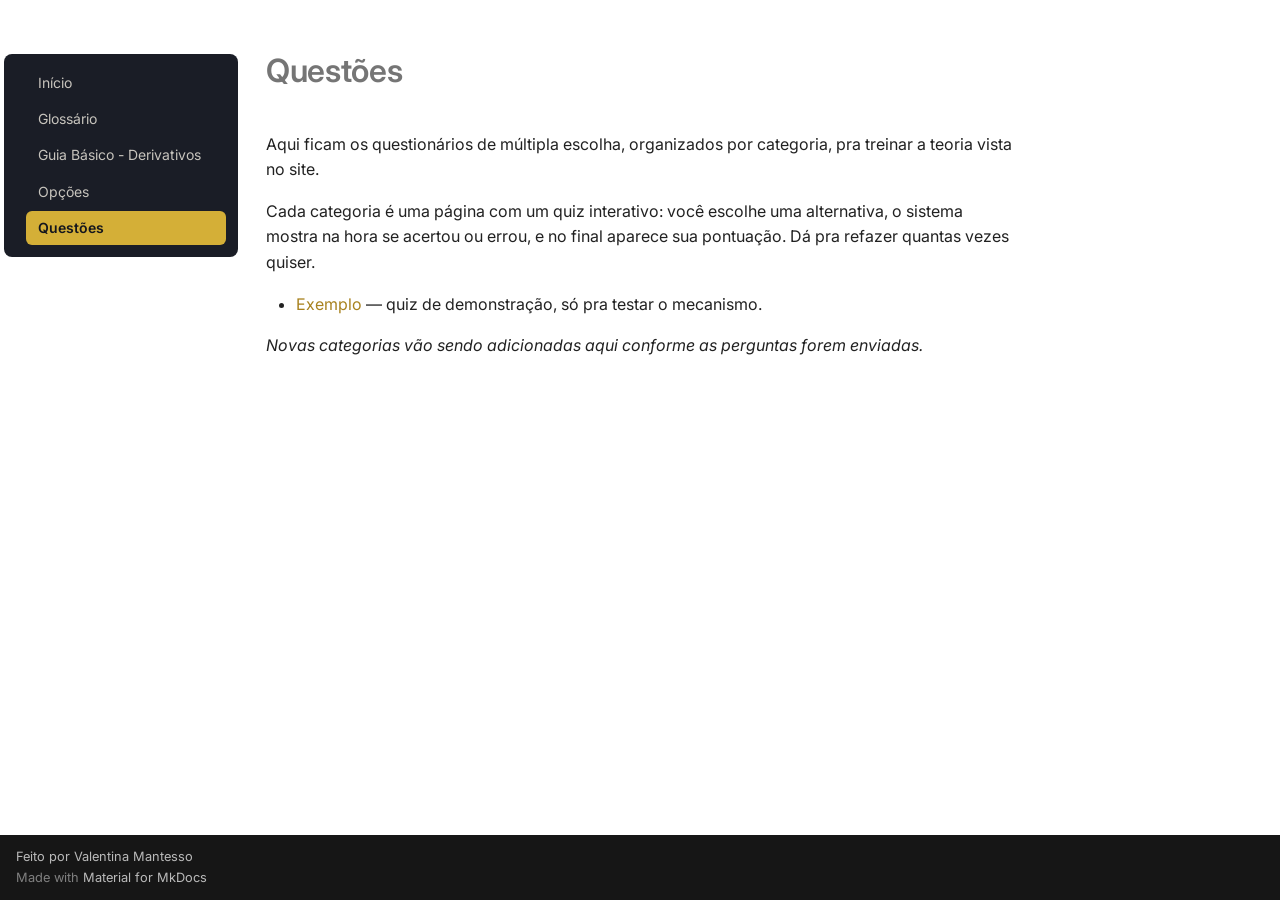
<file: questoes/index.html>
<!doctype html>
<html lang="pt" class="no-js">
  <head>
    
      <meta charset="utf-8">
      <meta name="viewport" content="width=device-width,initial-scale=1">
      
        <meta name="description" content="Conteúdo de referência produzido durante o estágio, para quem vier depois.">
      
      
      
      
        <link rel="prev" href="../opcoes/">
      
      
      
        
      
      
      <link rel="icon" href="../assets/images/favicon.png">
      <meta name="generator" content="mkdocs-1.6.1, mkdocs-material-9.7.6">
    
    
      
        <title>Questões - Equities, Derivatives and Structured Solutions</title>
      
    
    
      <link rel="stylesheet" href="../assets/stylesheets/main.484c7ddc.min.css">
      
        
        <link rel="stylesheet" href="../assets/stylesheets/palette.ab4e12ef.min.css">
      
      


    
    
      
    
    
      
        
        
        <link rel="preconnect" href="https://fonts.gstatic.com" crossorigin>
        <link rel="stylesheet" href="https://fonts.googleapis.com/css?family=Inter:300,300i,400,400i,700,700i%7CRoboto+Mono:400,400i,700,700i&display=fallback">
        <style>:root{--md-text-font:"Inter";--md-code-font:"Roboto Mono"}</style>
      
    
    
      <link rel="stylesheet" href="../stylesheets/extra.css">
    
    <script>__md_scope=new URL("..",location),__md_hash=e=>[...e].reduce(((e,_)=>(e<<5)-e+_.charCodeAt(0)),0),__md_get=(e,_=localStorage,t=__md_scope)=>JSON.parse(_.getItem(t.pathname+"."+e)),__md_set=(e,_,t=localStorage,a=__md_scope)=>{try{t.setItem(a.pathname+"."+e,JSON.stringify(_))}catch(e){}}</script>
    
      

    
    
  </head>
  
  
    
    
      
    
    
    
    
    <body dir="ltr" data-md-color-scheme="slate" data-md-color-primary="black" data-md-color-accent="amber">
  
    
    <input class="md-toggle" data-md-toggle="drawer" type="checkbox" id="__drawer" autocomplete="off">
    <input class="md-toggle" data-md-toggle="search" type="checkbox" id="__search" autocomplete="off">
    <label class="md-overlay" for="__drawer"></label>
    <div data-md-component="skip">
      
        
        <a href="#questoes" class="md-skip">
          Pular para conteúdo
        </a>
      
    </div>
    <div data-md-component="announce">
      
    </div>
    
    
      

  

<header class="md-header md-header--shadow" data-md-component="header">
  <nav class="md-header__inner md-grid" aria-label="Cabeçalho">
    <a href=".." title="Equities, Derivatives and Structured Solutions" class="md-header__button md-logo" aria-label="Equities, Derivatives and Structured Solutions" data-md-component="logo">
      
  
  <svg xmlns="http://www.w3.org/2000/svg" viewBox="0 0 24 24"><path d="M12 8a3 3 0 0 0 3-3 3 3 0 0 0-3-3 3 3 0 0 0-3 3 3 3 0 0 0 3 3m0 3.54C9.64 9.35 6.5 8 3 8v11c3.5 0 6.64 1.35 9 3.54 2.36-2.19 5.5-3.54 9-3.54V8c-3.5 0-6.64 1.35-9 3.54"/></svg>

    </a>
    <label class="md-header__button md-icon" for="__drawer">
      
      <svg xmlns="http://www.w3.org/2000/svg" viewBox="0 0 24 24"><path d="M3 6h18v2H3zm0 5h18v2H3zm0 5h18v2H3z"/></svg>
    </label>
    <div class="md-header__title" data-md-component="header-title">
      <div class="md-header__ellipsis">
        <div class="md-header__topic">
          <span class="md-ellipsis">
            Equities, Derivatives and Structured Solutions
          </span>
        </div>
        <div class="md-header__topic" data-md-component="header-topic">
          <span class="md-ellipsis">
            
              Questões
            
          </span>
        </div>
      </div>
    </div>
    
      
        <form class="md-header__option" data-md-component="palette">
  
    
    
    
    <input class="md-option" data-md-color-media="(prefers-color-scheme: dark)" data-md-color-scheme="slate" data-md-color-primary="black" data-md-color-accent="amber"  aria-label="Alternar para modo claro"  type="radio" name="__palette" id="__palette_0">
    
      <label class="md-header__button md-icon" title="Alternar para modo claro" for="__palette_1" hidden>
        <svg xmlns="http://www.w3.org/2000/svg" viewBox="0 0 24 24"><path d="m17.75 4.09-2.53 1.94.91 3.06-2.63-1.81-2.63 1.81.91-3.06-2.53-1.94L12.44 4l1.06-3 1.06 3zm3.5 6.91-1.64 1.25.59 1.98-1.7-1.17-1.7 1.17.59-1.98L15.75 11l2.06-.05L18.5 9l.69 1.95zm-2.28 4.95c.83-.08 1.72 1.1 1.19 1.85-.32.45-.66.87-1.08 1.27C15.17 23 8.84 23 4.94 19.07c-3.91-3.9-3.91-10.24 0-14.14.4-.4.82-.76 1.27-1.08.75-.53 1.93.36 1.85 1.19-.27 2.86.69 5.83 2.89 8.02a9.96 9.96 0 0 0 8.02 2.89m-1.64 2.02a12.08 12.08 0 0 1-7.8-3.47c-2.17-2.19-3.33-5-3.49-7.82-2.81 3.14-2.7 7.96.31 10.98 3.02 3.01 7.84 3.12 10.98.31"/></svg>
      </label>
    
  
    
    
    
    <input class="md-option" data-md-color-media="(prefers-color-scheme: light)" data-md-color-scheme="default" data-md-color-primary="black" data-md-color-accent="amber"  aria-label="Alternar para modo escuro"  type="radio" name="__palette" id="__palette_1">
    
      <label class="md-header__button md-icon" title="Alternar para modo escuro" for="__palette_0" hidden>
        <svg xmlns="http://www.w3.org/2000/svg" viewBox="0 0 24 24"><path d="M12 7a5 5 0 0 1 5 5 5 5 0 0 1-5 5 5 5 0 0 1-5-5 5 5 0 0 1 5-5m0 2a3 3 0 0 0-3 3 3 3 0 0 0 3 3 3 3 0 0 0 3-3 3 3 0 0 0-3-3m0-7 2.39 3.42C13.65 5.15 12.84 5 12 5s-1.65.15-2.39.42zM3.34 7l4.16-.35A7.2 7.2 0 0 0 5.94 8.5c-.44.74-.69 1.5-.83 2.29zm.02 10 1.76-3.77a7.131 7.131 0 0 0 2.38 4.14zM20.65 7l-1.77 3.79a7.02 7.02 0 0 0-2.38-4.15zm-.01 10-4.14.36c.59-.51 1.12-1.14 1.54-1.86.42-.73.69-1.5.83-2.29zM12 22l-2.41-3.44c.74.27 1.55.44 2.41.44.82 0 1.63-.17 2.37-.44z"/></svg>
      </label>
    
  
</form>
      
    
    
      <script>var palette=__md_get("__palette");if(palette&&palette.color){if("(prefers-color-scheme)"===palette.color.media){var media=matchMedia("(prefers-color-scheme: light)"),input=document.querySelector(media.matches?"[data-md-color-media='(prefers-color-scheme: light)']":"[data-md-color-media='(prefers-color-scheme: dark)']");palette.color.media=input.getAttribute("data-md-color-media"),palette.color.scheme=input.getAttribute("data-md-color-scheme"),palette.color.primary=input.getAttribute("data-md-color-primary"),palette.color.accent=input.getAttribute("data-md-color-accent")}for(var[key,value]of Object.entries(palette.color))document.body.setAttribute("data-md-color-"+key,value)}</script>
    
    
    
      
      
        <label class="md-header__button md-icon" for="__search">
          
          <svg xmlns="http://www.w3.org/2000/svg" viewBox="0 0 24 24"><path d="M9.5 3A6.5 6.5 0 0 1 16 9.5c0 1.61-.59 3.09-1.56 4.23l.27.27h.79l5 5-1.5 1.5-5-5v-.79l-.27-.27A6.52 6.52 0 0 1 9.5 16 6.5 6.5 0 0 1 3 9.5 6.5 6.5 0 0 1 9.5 3m0 2C7 5 5 7 5 9.5S7 14 9.5 14 14 12 14 9.5 12 5 9.5 5"/></svg>
        </label>
        <div class="md-search" data-md-component="search" role="dialog">
  <label class="md-search__overlay" for="__search"></label>
  <div class="md-search__inner" role="search">
    <form class="md-search__form" name="search">
      <input type="text" class="md-search__input" name="query" aria-label="Buscar" placeholder="Buscar" autocapitalize="off" autocorrect="off" autocomplete="off" spellcheck="false" data-md-component="search-query" required>
      <label class="md-search__icon md-icon" for="__search">
        
        <svg xmlns="http://www.w3.org/2000/svg" viewBox="0 0 24 24"><path d="M9.5 3A6.5 6.5 0 0 1 16 9.5c0 1.61-.59 3.09-1.56 4.23l.27.27h.79l5 5-1.5 1.5-5-5v-.79l-.27-.27A6.52 6.52 0 0 1 9.5 16 6.5 6.5 0 0 1 3 9.5 6.5 6.5 0 0 1 9.5 3m0 2C7 5 5 7 5 9.5S7 14 9.5 14 14 12 14 9.5 12 5 9.5 5"/></svg>
        
        <svg xmlns="http://www.w3.org/2000/svg" viewBox="0 0 24 24"><path d="M20 11v2H8l5.5 5.5-1.42 1.42L4.16 12l7.92-7.92L13.5 5.5 8 11z"/></svg>
      </label>
      <nav class="md-search__options" aria-label="Pesquisar">
        
        <button type="reset" class="md-search__icon md-icon" title="Limpar" aria-label="Limpar" tabindex="-1">
          
          <svg xmlns="http://www.w3.org/2000/svg" viewBox="0 0 24 24"><path d="M19 6.41 17.59 5 12 10.59 6.41 5 5 6.41 10.59 12 5 17.59 6.41 19 12 13.41 17.59 19 19 17.59 13.41 12z"/></svg>
        </button>
      </nav>
      
        <div class="md-search__suggest" data-md-component="search-suggest"></div>
      
    </form>
    <div class="md-search__output">
      <div class="md-search__scrollwrap" tabindex="0" data-md-scrollfix>
        <div class="md-search-result" data-md-component="search-result">
          <div class="md-search-result__meta">
            Inicializando busca
          </div>
          <ol class="md-search-result__list" role="presentation"></ol>
        </div>
      </div>
    </div>
  </div>
</div>
      
    
    
  </nav>
  
</header>
    
    <div class="md-container" data-md-component="container">
      
      
        
          
        
      
      <main class="md-main" data-md-component="main">
        <div class="md-main__inner md-grid">
          
            
              
              <div class="md-sidebar md-sidebar--primary" data-md-component="sidebar" data-md-type="navigation" >
                <div class="md-sidebar__scrollwrap">
                  <div class="md-sidebar__inner">
                    



<nav class="md-nav md-nav--primary" aria-label="Navegação" data-md-level="0">
  <label class="md-nav__title" for="__drawer">
    <a href=".." title="Equities, Derivatives and Structured Solutions" class="md-nav__button md-logo" aria-label="Equities, Derivatives and Structured Solutions" data-md-component="logo">
      
  
  <svg xmlns="http://www.w3.org/2000/svg" viewBox="0 0 24 24"><path d="M12 8a3 3 0 0 0 3-3 3 3 0 0 0-3-3 3 3 0 0 0-3 3 3 3 0 0 0 3 3m0 3.54C9.64 9.35 6.5 8 3 8v11c3.5 0 6.64 1.35 9 3.54 2.36-2.19 5.5-3.54 9-3.54V8c-3.5 0-6.64 1.35-9 3.54"/></svg>

    </a>
    Equities, Derivatives and Structured Solutions
  </label>
  
  <ul class="md-nav__list" data-md-scrollfix>
    
      
      
  
  
  
  
    <li class="md-nav__item">
      <a href=".." class="md-nav__link">
        
  
  
  <span class="md-ellipsis">
    
  
    Início
  

    
  </span>
  
  

      </a>
    </li>
  

    
      
      
  
  
  
  
    <li class="md-nav__item">
      <a href="../glossario/" class="md-nav__link">
        
  
  
  <span class="md-ellipsis">
    
  
    Glossário
  

    
  </span>
  
  

      </a>
    </li>
  

    
      
      
  
  
  
  
    <li class="md-nav__item">
      <a href="../derivativos/" class="md-nav__link">
        
  
  
  <span class="md-ellipsis">
    
  
    Guia Básico - Derivativos
  

    
  </span>
  
  

      </a>
    </li>
  

    
      
      
  
  
  
  
    <li class="md-nav__item">
      <a href="../opcoes/" class="md-nav__link">
        
  
  
  <span class="md-ellipsis">
    
  
    Opções
  

    
  </span>
  
  

      </a>
    </li>
  

    
      
      
  
  
    
  
  
  
    <li class="md-nav__item md-nav__item--active">
      
      <input class="md-nav__toggle md-toggle" type="checkbox" id="__toc">
      
      
        
      
      
      <a href="./" class="md-nav__link md-nav__link--active">
        
  
  
  <span class="md-ellipsis">
    
  
    Questões
  

    
  </span>
  
  

      </a>
      
    </li>
  

    
  </ul>
</nav>
                  </div>
                </div>
              </div>
            
            
              
              <div class="md-sidebar md-sidebar--secondary" data-md-component="sidebar" data-md-type="toc" >
                <div class="md-sidebar__scrollwrap">
                  <div class="md-sidebar__inner">
                    

<nav class="md-nav md-nav--secondary" aria-label="Índice">
  
  
  
    
  
  
</nav>
                  </div>
                </div>
              </div>
            
          
          
            <div class="md-content" data-md-component="content">
              
              <article class="md-content__inner md-typeset">
                
                  



<h1 id="questoes">Questões<a class="headerlink" href="#questoes" title="Permanent link">&para;</a></h1>
<p>Aqui ficam os questionários de múltipla escolha, organizados por categoria, pra treinar a teoria vista no site.</p>
<p>Cada categoria é uma página com um quiz interativo: você escolhe uma alternativa, o sistema mostra na hora se acertou ou errou, e no final aparece sua pontuação. Dá pra refazer quantas vezes quiser.</p>
<ul>
<li><a href="exemplo/">Exemplo</a> — quiz de demonstração, só pra testar o mecanismo.</li>
</ul>
<p><em>Novas categorias vão sendo adicionadas aqui conforme as perguntas forem enviadas.</em></p>












                
              </article>
            </div>
          
          
<script>var target=document.getElementById(location.hash.slice(1));target&&target.name&&(target.checked=target.name.startsWith("__tabbed_"))</script>
        </div>
        
          <button type="button" class="md-top md-icon" data-md-component="top" hidden>
  
  <svg xmlns="http://www.w3.org/2000/svg" viewBox="0 0 24 24"><path d="M13 20h-2V8l-5.5 5.5-1.42-1.42L12 4.16l7.92 7.92-1.42 1.42L13 8z"/></svg>
  Voltar para o topo
</button>
        
      </main>
      
        <footer class="md-footer">
  
  <div class="md-footer-meta md-typeset">
    <div class="md-footer-meta__inner md-grid">
      <div class="md-copyright">
  
    <div class="md-copyright__highlight">
      Feito por Valentina Mantesso
    </div>
  
  
    Made with
    <a href="https://squidfunk.github.io/mkdocs-material/" target="_blank" rel="noopener">
      Material for MkDocs
    </a>
  
</div>
      
    </div>
  </div>
</footer>
      
    </div>
    <div class="md-dialog" data-md-component="dialog">
      <div class="md-dialog__inner md-typeset"></div>
    </div>
    
    
    
      
      
      <script id="__config" type="application/json">{"annotate": null, "base": "..", "features": ["navigation.top", "navigation.indexes", "navigation.expand", "search.suggest", "search.highlight", "content.code.copy", "toc.follow"], "search": "../assets/javascripts/workers/search.2c215733.min.js", "tags": null, "translations": {"clipboard.copied": "Copiado para \u00e1rea de transfer\u00eancia", "clipboard.copy": "Copiar para \u00e1rea de transfer\u00eancia", "search.result.more.one": "mais 1 nesta p\u00e1gina", "search.result.more.other": "# mais nesta p\u00e1gina", "search.result.none": "Nenhum documento encontrado", "search.result.one": "1 documento encontrado", "search.result.other": "# documentos encontrados", "search.result.placeholder": "Digite para iniciar a busca", "search.result.term.missing": "Ausente", "select.version": "Selecione a vers\u00e3o"}, "version": null}</script>
    
    
      <script src="../assets/javascripts/bundle.79ae519e.min.js"></script>
      
        <script src="../javascripts/extra.js"></script>
      
        <script src="../javascripts/quiz.js"></script>
      
    
  </body>
</html>
</file>
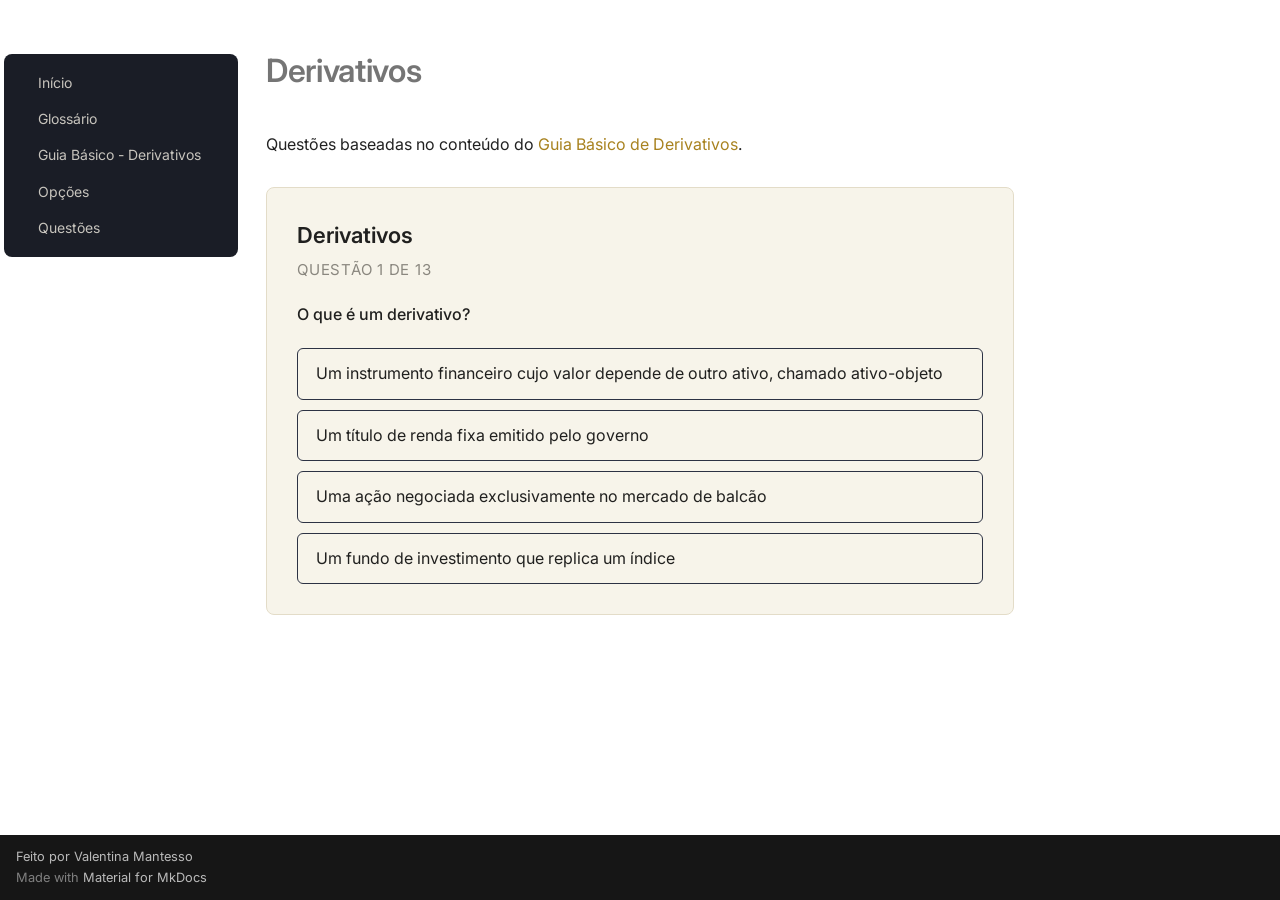
<file: questoes/derivativos/index.html>
<!doctype html>
<html lang="pt" class="no-js">
  <head>
    
      <meta charset="utf-8">
      <meta name="viewport" content="width=device-width,initial-scale=1">
      
        <meta name="description" content="Conteúdo de referência produzido durante o estágio, para quem vier depois.">
      
      
      
      
      
      
        
      
      
      <link rel="icon" href="../../assets/images/favicon.png">
      <meta name="generator" content="mkdocs-1.6.1, mkdocs-material-9.7.6">
    
    
      
        <title>Derivativos - Equities, Derivatives and Structured Solutions</title>
      
    
    
      <link rel="stylesheet" href="../../assets/stylesheets/main.484c7ddc.min.css">
      
        
        <link rel="stylesheet" href="../../assets/stylesheets/palette.ab4e12ef.min.css">
      
      


    
    
      
    
    
      
        
        
        <link rel="preconnect" href="https://fonts.gstatic.com" crossorigin>
        <link rel="stylesheet" href="https://fonts.googleapis.com/css?family=Inter:300,300i,400,400i,700,700i%7CRoboto+Mono:400,400i,700,700i&display=fallback">
        <style>:root{--md-text-font:"Inter";--md-code-font:"Roboto Mono"}</style>
      
    
    
      <link rel="stylesheet" href="../../stylesheets/extra.css">
    
    <script>__md_scope=new URL("../..",location),__md_hash=e=>[...e].reduce(((e,_)=>(e<<5)-e+_.charCodeAt(0)),0),__md_get=(e,_=localStorage,t=__md_scope)=>JSON.parse(_.getItem(t.pathname+"."+e)),__md_set=(e,_,t=localStorage,a=__md_scope)=>{try{t.setItem(a.pathname+"."+e,JSON.stringify(_))}catch(e){}}</script>
    
      

    
    
  </head>
  
  
    
    
      
    
    
    
    
    <body dir="ltr" data-md-color-scheme="slate" data-md-color-primary="black" data-md-color-accent="amber">
  
    
    <input class="md-toggle" data-md-toggle="drawer" type="checkbox" id="__drawer" autocomplete="off">
    <input class="md-toggle" data-md-toggle="search" type="checkbox" id="__search" autocomplete="off">
    <label class="md-overlay" for="__drawer"></label>
    <div data-md-component="skip">
      
        
        <a href="#derivativos" class="md-skip">
          Pular para conteúdo
        </a>
      
    </div>
    <div data-md-component="announce">
      
    </div>
    
    
      

  

<header class="md-header md-header--shadow" data-md-component="header">
  <nav class="md-header__inner md-grid" aria-label="Cabeçalho">
    <a href="../.." title="Equities, Derivatives and Structured Solutions" class="md-header__button md-logo" aria-label="Equities, Derivatives and Structured Solutions" data-md-component="logo">
      
  
  <svg xmlns="http://www.w3.org/2000/svg" viewBox="0 0 24 24"><path d="M12 8a3 3 0 0 0 3-3 3 3 0 0 0-3-3 3 3 0 0 0-3 3 3 3 0 0 0 3 3m0 3.54C9.64 9.35 6.5 8 3 8v11c3.5 0 6.64 1.35 9 3.54 2.36-2.19 5.5-3.54 9-3.54V8c-3.5 0-6.64 1.35-9 3.54"/></svg>

    </a>
    <label class="md-header__button md-icon" for="__drawer">
      
      <svg xmlns="http://www.w3.org/2000/svg" viewBox="0 0 24 24"><path d="M3 6h18v2H3zm0 5h18v2H3zm0 5h18v2H3z"/></svg>
    </label>
    <div class="md-header__title" data-md-component="header-title">
      <div class="md-header__ellipsis">
        <div class="md-header__topic">
          <span class="md-ellipsis">
            Equities, Derivatives and Structured Solutions
          </span>
        </div>
        <div class="md-header__topic" data-md-component="header-topic">
          <span class="md-ellipsis">
            
              Derivativos
            
          </span>
        </div>
      </div>
    </div>
    
      
        <form class="md-header__option" data-md-component="palette">
  
    
    
    
    <input class="md-option" data-md-color-media="(prefers-color-scheme: dark)" data-md-color-scheme="slate" data-md-color-primary="black" data-md-color-accent="amber"  aria-label="Alternar para modo claro"  type="radio" name="__palette" id="__palette_0">
    
      <label class="md-header__button md-icon" title="Alternar para modo claro" for="__palette_1" hidden>
        <svg xmlns="http://www.w3.org/2000/svg" viewBox="0 0 24 24"><path d="m17.75 4.09-2.53 1.94.91 3.06-2.63-1.81-2.63 1.81.91-3.06-2.53-1.94L12.44 4l1.06-3 1.06 3zm3.5 6.91-1.64 1.25.59 1.98-1.7-1.17-1.7 1.17.59-1.98L15.75 11l2.06-.05L18.5 9l.69 1.95zm-2.28 4.95c.83-.08 1.72 1.1 1.19 1.85-.32.45-.66.87-1.08 1.27C15.17 23 8.84 23 4.94 19.07c-3.91-3.9-3.91-10.24 0-14.14.4-.4.82-.76 1.27-1.08.75-.53 1.93.36 1.85 1.19-.27 2.86.69 5.83 2.89 8.02a9.96 9.96 0 0 0 8.02 2.89m-1.64 2.02a12.08 12.08 0 0 1-7.8-3.47c-2.17-2.19-3.33-5-3.49-7.82-2.81 3.14-2.7 7.96.31 10.98 3.02 3.01 7.84 3.12 10.98.31"/></svg>
      </label>
    
  
    
    
    
    <input class="md-option" data-md-color-media="(prefers-color-scheme: light)" data-md-color-scheme="default" data-md-color-primary="black" data-md-color-accent="amber"  aria-label="Alternar para modo escuro"  type="radio" name="__palette" id="__palette_1">
    
      <label class="md-header__button md-icon" title="Alternar para modo escuro" for="__palette_0" hidden>
        <svg xmlns="http://www.w3.org/2000/svg" viewBox="0 0 24 24"><path d="M12 7a5 5 0 0 1 5 5 5 5 0 0 1-5 5 5 5 0 0 1-5-5 5 5 0 0 1 5-5m0 2a3 3 0 0 0-3 3 3 3 0 0 0 3 3 3 3 0 0 0 3-3 3 3 0 0 0-3-3m0-7 2.39 3.42C13.65 5.15 12.84 5 12 5s-1.65.15-2.39.42zM3.34 7l4.16-.35A7.2 7.2 0 0 0 5.94 8.5c-.44.74-.69 1.5-.83 2.29zm.02 10 1.76-3.77a7.131 7.131 0 0 0 2.38 4.14zM20.65 7l-1.77 3.79a7.02 7.02 0 0 0-2.38-4.15zm-.01 10-4.14.36c.59-.51 1.12-1.14 1.54-1.86.42-.73.69-1.5.83-2.29zM12 22l-2.41-3.44c.74.27 1.55.44 2.41.44.82 0 1.63-.17 2.37-.44z"/></svg>
      </label>
    
  
</form>
      
    
    
      <script>var palette=__md_get("__palette");if(palette&&palette.color){if("(prefers-color-scheme)"===palette.color.media){var media=matchMedia("(prefers-color-scheme: light)"),input=document.querySelector(media.matches?"[data-md-color-media='(prefers-color-scheme: light)']":"[data-md-color-media='(prefers-color-scheme: dark)']");palette.color.media=input.getAttribute("data-md-color-media"),palette.color.scheme=input.getAttribute("data-md-color-scheme"),palette.color.primary=input.getAttribute("data-md-color-primary"),palette.color.accent=input.getAttribute("data-md-color-accent")}for(var[key,value]of Object.entries(palette.color))document.body.setAttribute("data-md-color-"+key,value)}</script>
    
    
    
      
      
        <label class="md-header__button md-icon" for="__search">
          
          <svg xmlns="http://www.w3.org/2000/svg" viewBox="0 0 24 24"><path d="M9.5 3A6.5 6.5 0 0 1 16 9.5c0 1.61-.59 3.09-1.56 4.23l.27.27h.79l5 5-1.5 1.5-5-5v-.79l-.27-.27A6.52 6.52 0 0 1 9.5 16 6.5 6.5 0 0 1 3 9.5 6.5 6.5 0 0 1 9.5 3m0 2C7 5 5 7 5 9.5S7 14 9.5 14 14 12 14 9.5 12 5 9.5 5"/></svg>
        </label>
        <div class="md-search" data-md-component="search" role="dialog">
  <label class="md-search__overlay" for="__search"></label>
  <div class="md-search__inner" role="search">
    <form class="md-search__form" name="search">
      <input type="text" class="md-search__input" name="query" aria-label="Buscar" placeholder="Buscar" autocapitalize="off" autocorrect="off" autocomplete="off" spellcheck="false" data-md-component="search-query" required>
      <label class="md-search__icon md-icon" for="__search">
        
        <svg xmlns="http://www.w3.org/2000/svg" viewBox="0 0 24 24"><path d="M9.5 3A6.5 6.5 0 0 1 16 9.5c0 1.61-.59 3.09-1.56 4.23l.27.27h.79l5 5-1.5 1.5-5-5v-.79l-.27-.27A6.52 6.52 0 0 1 9.5 16 6.5 6.5 0 0 1 3 9.5 6.5 6.5 0 0 1 9.5 3m0 2C7 5 5 7 5 9.5S7 14 9.5 14 14 12 14 9.5 12 5 9.5 5"/></svg>
        
        <svg xmlns="http://www.w3.org/2000/svg" viewBox="0 0 24 24"><path d="M20 11v2H8l5.5 5.5-1.42 1.42L4.16 12l7.92-7.92L13.5 5.5 8 11z"/></svg>
      </label>
      <nav class="md-search__options" aria-label="Pesquisar">
        
        <button type="reset" class="md-search__icon md-icon" title="Limpar" aria-label="Limpar" tabindex="-1">
          
          <svg xmlns="http://www.w3.org/2000/svg" viewBox="0 0 24 24"><path d="M19 6.41 17.59 5 12 10.59 6.41 5 5 6.41 10.59 12 5 17.59 6.41 19 12 13.41 17.59 19 19 17.59 13.41 12z"/></svg>
        </button>
      </nav>
      
        <div class="md-search__suggest" data-md-component="search-suggest"></div>
      
    </form>
    <div class="md-search__output">
      <div class="md-search__scrollwrap" tabindex="0" data-md-scrollfix>
        <div class="md-search-result" data-md-component="search-result">
          <div class="md-search-result__meta">
            Inicializando busca
          </div>
          <ol class="md-search-result__list" role="presentation"></ol>
        </div>
      </div>
    </div>
  </div>
</div>
      
    
    
  </nav>
  
</header>
    
    <div class="md-container" data-md-component="container">
      
      
        
          
        
      
      <main class="md-main" data-md-component="main">
        <div class="md-main__inner md-grid">
          
            
              
              <div class="md-sidebar md-sidebar--primary" data-md-component="sidebar" data-md-type="navigation" >
                <div class="md-sidebar__scrollwrap">
                  <div class="md-sidebar__inner">
                    



<nav class="md-nav md-nav--primary" aria-label="Navegação" data-md-level="0">
  <label class="md-nav__title" for="__drawer">
    <a href="../.." title="Equities, Derivatives and Structured Solutions" class="md-nav__button md-logo" aria-label="Equities, Derivatives and Structured Solutions" data-md-component="logo">
      
  
  <svg xmlns="http://www.w3.org/2000/svg" viewBox="0 0 24 24"><path d="M12 8a3 3 0 0 0 3-3 3 3 0 0 0-3-3 3 3 0 0 0-3 3 3 3 0 0 0 3 3m0 3.54C9.64 9.35 6.5 8 3 8v11c3.5 0 6.64 1.35 9 3.54 2.36-2.19 5.5-3.54 9-3.54V8c-3.5 0-6.64 1.35-9 3.54"/></svg>

    </a>
    Equities, Derivatives and Structured Solutions
  </label>
  
  <ul class="md-nav__list" data-md-scrollfix>
    
      
      
  
  
  
  
    <li class="md-nav__item">
      <a href="../.." class="md-nav__link">
        
  
  
  <span class="md-ellipsis">
    
  
    Início
  

    
  </span>
  
  

      </a>
    </li>
  

    
      
      
  
  
  
  
    <li class="md-nav__item">
      <a href="../../glossario/" class="md-nav__link">
        
  
  
  <span class="md-ellipsis">
    
  
    Glossário
  

    
  </span>
  
  

      </a>
    </li>
  

    
      
      
  
  
  
  
    <li class="md-nav__item">
      <a href="../../derivativos/" class="md-nav__link">
        
  
  
  <span class="md-ellipsis">
    
  
    Guia Básico - Derivativos
  

    
  </span>
  
  

      </a>
    </li>
  

    
      
      
  
  
  
  
    <li class="md-nav__item">
      <a href="../../opcoes/" class="md-nav__link">
        
  
  
  <span class="md-ellipsis">
    
  
    Opções
  

    
  </span>
  
  

      </a>
    </li>
  

    
      
      
  
  
  
  
    <li class="md-nav__item">
      <a href="../" class="md-nav__link">
        
  
  
  <span class="md-ellipsis">
    
  
    Questões
  

    
  </span>
  
  

      </a>
    </li>
  

    
  </ul>
</nav>
                  </div>
                </div>
              </div>
            
            
              
              <div class="md-sidebar md-sidebar--secondary" data-md-component="sidebar" data-md-type="toc" >
                <div class="md-sidebar__scrollwrap">
                  <div class="md-sidebar__inner">
                    

<nav class="md-nav md-nav--secondary" aria-label="Índice">
  
  
  
    
  
  
</nav>
                  </div>
                </div>
              </div>
            
          
          
            <div class="md-content" data-md-component="content">
              
              <article class="md-content__inner md-typeset">
                
                  



<h1 id="derivativos">Derivativos<a class="headerlink" href="#derivativos" title="Permanent link">&para;</a></h1>
<p>Questões baseadas no conteúdo do <a href="../../derivativos/">Guia Básico de Derivativos</a>.</p>
<div class="quiz" data-quiz-id="derivativos-1"></div>

<script type="application/json" class="quiz-data" data-quiz-id="derivativos-1">
{
  "title": "Derivativos",
  "questions": [
    {
      "question": "O que é um derivativo?",
      "options": [
        "Um instrumento financeiro cujo valor depende de outro ativo, chamado ativo-objeto",
        "Um título de renda fixa emitido pelo governo",
        "Uma ação negociada exclusivamente no mercado de balcão",
        "Um fundo de investimento que replica um índice"
      ],
      "correct": 0
    },
    {
      "question": "No Brasil, o que a câmara de compensação faz nas operações com derivativos padronizados negociados na B3?",
      "options": [
        "Atua entre compradores e vendedores e pode exigir margem de garantia",
        "Define o preço de tabela de todos os contratos",
        "Substitui a necessidade de um ativo-objeto",
        "Só atua em operações de balcão"
      ],
      "correct": 0
    },
    {
      "question": "Como é chamado o ambiente onde derivativos são negociados diretamente entre duas contrapartes, com condições personalizadas?",
      "options": [
        "Mercado primário",
        "Mercado de balcão (OTC)",
        "Tesouro Direto",
        "Câmara de compensação"
      ],
      "correct": 1
    },
    {
      "question": "Qual finalidade de uso de derivativos busca aproveitar diferenças de preço entre ativos ou contratos que deveriam ter valores equivalentes?",
      "options": ["Hedge", "Especulação", "Arbitragem", "Estruturação"],
      "correct": 2
    },
    {
      "question": "Combinar diferentes derivativos para criar um perfil específico de risco e retorno é a base de qual finalidade, segundo o texto?",
      "options": ["Hedge", "Estruturação", "Especulação", "Arbitragem"],
      "correct": 1
    },
    {
      "question": "Qual dos quatro tipos de derivativos é negociado por meio de contratos padronizados e com ajuste diário?",
      "options": ["Termo", "Futuro", "Opções", "Swaps"],
      "correct": 1
    },
    {
      "question": "No exemplo do texto, um investidor compra a termo 1.000 ações de XYZ3 por R$ 20,00, com vencimento em 90 dias. Se a ação valer R$ 23,00 no vencimento, qual o resultado por ação?",
      "options": [
        "Positivo em R$ 3,00",
        "Negativo em R$ 3,00",
        "Positivo em R$ 20,00",
        "Zero, pois o termo não gera resultado antes do vencimento"
      ],
      "correct": 0
    },
    {
      "question": "O que diferencia o contrato a termo de uma opção, segundo o texto?",
      "options": [
        "No termo as duas partes assumem uma obrigação; na opção o comprador possui um direito",
        "O termo não tem data de vencimento",
        "A opção sempre é negociada em bolsa, e o termo nunca",
        "Não há diferença relevante entre os dois contratos"
      ],
      "correct": 0
    },
    {
      "question": "O que é o \"ajuste diário\" nos contratos futuros?",
      "options": [
        "O recálculo do valor nocional do contrato a cada mês",
        "A atualização do prêmio pago pela opção",
        "O mecanismo pelo qual ganhos e perdas são calculados e movimentados financeiramente ao final de cada pregão",
        "A revisão do estilo de exercício do contrato"
      ],
      "correct": 2
    },
    {
      "question": "No mercado de opções, como se chama quem compra a opção e paga o prêmio?",
      "options": ["Lançador", "Titular", "Corretora", "Câmara de compensação"],
      "correct": 1
    },
    {
      "question": "Em um swap, o que é o \"valor nocional\"?",
      "options": [
        "O valor efetivamente transferido entre as partes no início do contrato",
        "O prêmio pago pelo titular de uma opção",
        "Um valor de referência usado para calcular os pagamentos, normalmente não transferido entre as partes",
        "A margem de garantia exigida pela câmara de compensação"
      ],
      "correct": 2
    },
    {
      "question": "No exemplo de swap CDI x dólar do texto, o que a empresa recebe?",
      "options": [
        "100% do CDI",
        "A variação do dólar acrescida do cupom cambial",
        "Uma taxa prefixada em dólar",
        "O valor nocional integral em reais"
      ],
      "correct": 1
    },
    {
      "question": "Segundo o texto, qual risco é mais relevante em contratos bilaterais de balcão?",
      "options": ["Risco de mercado", "Risco de contraparte", "Complexidade de precificação", "Marcação a mercado"],
      "correct": 1
    }
  ]
}
</script>












                
              </article>
            </div>
          
          
<script>var target=document.getElementById(location.hash.slice(1));target&&target.name&&(target.checked=target.name.startsWith("__tabbed_"))</script>
        </div>
        
          <button type="button" class="md-top md-icon" data-md-component="top" hidden>
  
  <svg xmlns="http://www.w3.org/2000/svg" viewBox="0 0 24 24"><path d="M13 20h-2V8l-5.5 5.5-1.42-1.42L12 4.16l7.92 7.92-1.42 1.42L13 8z"/></svg>
  Voltar para o topo
</button>
        
      </main>
      
        <footer class="md-footer">
  
  <div class="md-footer-meta md-typeset">
    <div class="md-footer-meta__inner md-grid">
      <div class="md-copyright">
  
    <div class="md-copyright__highlight">
      Feito por Valentina Mantesso
    </div>
  
  
    Made with
    <a href="https://squidfunk.github.io/mkdocs-material/" target="_blank" rel="noopener">
      Material for MkDocs
    </a>
  
</div>
      
    </div>
  </div>
</footer>
      
    </div>
    <div class="md-dialog" data-md-component="dialog">
      <div class="md-dialog__inner md-typeset"></div>
    </div>
    
    
    
      
      
      <script id="__config" type="application/json">{"annotate": null, "base": "../..", "features": ["navigation.top", "navigation.indexes", "navigation.expand", "search.suggest", "search.highlight", "content.code.copy", "toc.follow"], "search": "../../assets/javascripts/workers/search.2c215733.min.js", "tags": null, "translations": {"clipboard.copied": "Copiado para \u00e1rea de transfer\u00eancia", "clipboard.copy": "Copiar para \u00e1rea de transfer\u00eancia", "search.result.more.one": "mais 1 nesta p\u00e1gina", "search.result.more.other": "# mais nesta p\u00e1gina", "search.result.none": "Nenhum documento encontrado", "search.result.one": "1 documento encontrado", "search.result.other": "# documentos encontrados", "search.result.placeholder": "Digite para iniciar a busca", "search.result.term.missing": "Ausente", "select.version": "Selecione a vers\u00e3o"}, "version": null}</script>
    
    
      <script src="../../assets/javascripts/bundle.79ae519e.min.js"></script>
      
        <script src="../../javascripts/extra.js"></script>
      
        <script src="../../javascripts/quiz.js"></script>
      
    
  </body>
</html>
</file>
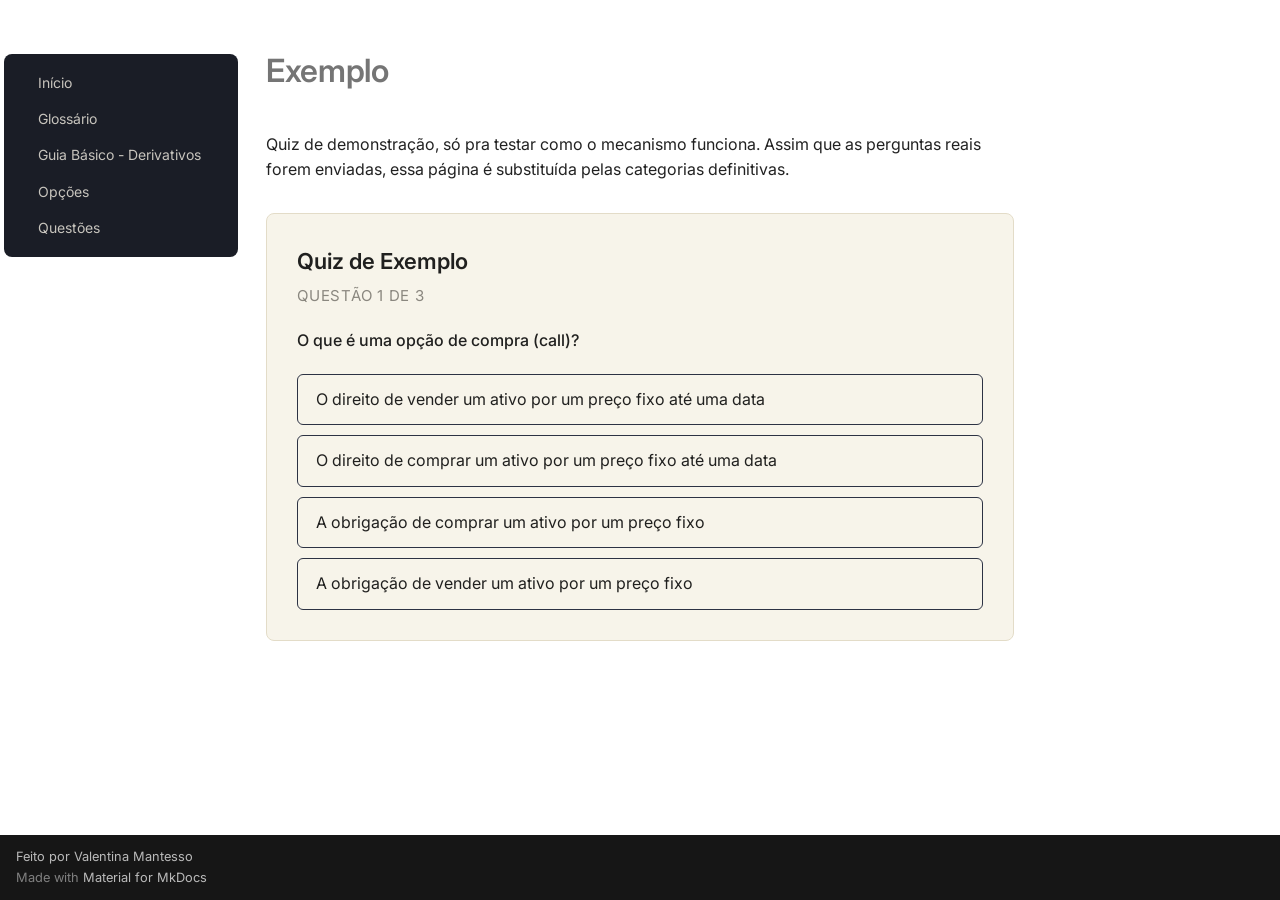
<file: questoes/exemplo/index.html>
<!doctype html>
<html lang="pt" class="no-js">
  <head>
    
      <meta charset="utf-8">
      <meta name="viewport" content="width=device-width,initial-scale=1">
      
        <meta name="description" content="Conteúdo de referência produzido durante o estágio, para quem vier depois.">
      
      
      
      
      
      
        
      
      
      <link rel="icon" href="../../assets/images/favicon.png">
      <meta name="generator" content="mkdocs-1.6.1, mkdocs-material-9.7.6">
    
    
      
        <title>Exemplo - Equities, Derivatives and Structured Solutions</title>
      
    
    
      <link rel="stylesheet" href="../../assets/stylesheets/main.484c7ddc.min.css">
      
        
        <link rel="stylesheet" href="../../assets/stylesheets/palette.ab4e12ef.min.css">
      
      


    
    
      
    
    
      
        
        
        <link rel="preconnect" href="https://fonts.gstatic.com" crossorigin>
        <link rel="stylesheet" href="https://fonts.googleapis.com/css?family=Inter:300,300i,400,400i,700,700i%7CRoboto+Mono:400,400i,700,700i&display=fallback">
        <style>:root{--md-text-font:"Inter";--md-code-font:"Roboto Mono"}</style>
      
    
    
      <link rel="stylesheet" href="../../stylesheets/extra.css">
    
    <script>__md_scope=new URL("../..",location),__md_hash=e=>[...e].reduce(((e,_)=>(e<<5)-e+_.charCodeAt(0)),0),__md_get=(e,_=localStorage,t=__md_scope)=>JSON.parse(_.getItem(t.pathname+"."+e)),__md_set=(e,_,t=localStorage,a=__md_scope)=>{try{t.setItem(a.pathname+"."+e,JSON.stringify(_))}catch(e){}}</script>
    
      

    
    
  </head>
  
  
    
    
      
    
    
    
    
    <body dir="ltr" data-md-color-scheme="slate" data-md-color-primary="black" data-md-color-accent="amber">
  
    
    <input class="md-toggle" data-md-toggle="drawer" type="checkbox" id="__drawer" autocomplete="off">
    <input class="md-toggle" data-md-toggle="search" type="checkbox" id="__search" autocomplete="off">
    <label class="md-overlay" for="__drawer"></label>
    <div data-md-component="skip">
      
        
        <a href="#exemplo" class="md-skip">
          Pular para conteúdo
        </a>
      
    </div>
    <div data-md-component="announce">
      
    </div>
    
    
      

  

<header class="md-header md-header--shadow" data-md-component="header">
  <nav class="md-header__inner md-grid" aria-label="Cabeçalho">
    <a href="../.." title="Equities, Derivatives and Structured Solutions" class="md-header__button md-logo" aria-label="Equities, Derivatives and Structured Solutions" data-md-component="logo">
      
  
  <svg xmlns="http://www.w3.org/2000/svg" viewBox="0 0 24 24"><path d="M12 8a3 3 0 0 0 3-3 3 3 0 0 0-3-3 3 3 0 0 0-3 3 3 3 0 0 0 3 3m0 3.54C9.64 9.35 6.5 8 3 8v11c3.5 0 6.64 1.35 9 3.54 2.36-2.19 5.5-3.54 9-3.54V8c-3.5 0-6.64 1.35-9 3.54"/></svg>

    </a>
    <label class="md-header__button md-icon" for="__drawer">
      
      <svg xmlns="http://www.w3.org/2000/svg" viewBox="0 0 24 24"><path d="M3 6h18v2H3zm0 5h18v2H3zm0 5h18v2H3z"/></svg>
    </label>
    <div class="md-header__title" data-md-component="header-title">
      <div class="md-header__ellipsis">
        <div class="md-header__topic">
          <span class="md-ellipsis">
            Equities, Derivatives and Structured Solutions
          </span>
        </div>
        <div class="md-header__topic" data-md-component="header-topic">
          <span class="md-ellipsis">
            
              Exemplo
            
          </span>
        </div>
      </div>
    </div>
    
      
        <form class="md-header__option" data-md-component="palette">
  
    
    
    
    <input class="md-option" data-md-color-media="(prefers-color-scheme: dark)" data-md-color-scheme="slate" data-md-color-primary="black" data-md-color-accent="amber"  aria-label="Alternar para modo claro"  type="radio" name="__palette" id="__palette_0">
    
      <label class="md-header__button md-icon" title="Alternar para modo claro" for="__palette_1" hidden>
        <svg xmlns="http://www.w3.org/2000/svg" viewBox="0 0 24 24"><path d="m17.75 4.09-2.53 1.94.91 3.06-2.63-1.81-2.63 1.81.91-3.06-2.53-1.94L12.44 4l1.06-3 1.06 3zm3.5 6.91-1.64 1.25.59 1.98-1.7-1.17-1.7 1.17.59-1.98L15.75 11l2.06-.05L18.5 9l.69 1.95zm-2.28 4.95c.83-.08 1.72 1.1 1.19 1.85-.32.45-.66.87-1.08 1.27C15.17 23 8.84 23 4.94 19.07c-3.91-3.9-3.91-10.24 0-14.14.4-.4.82-.76 1.27-1.08.75-.53 1.93.36 1.85 1.19-.27 2.86.69 5.83 2.89 8.02a9.96 9.96 0 0 0 8.02 2.89m-1.64 2.02a12.08 12.08 0 0 1-7.8-3.47c-2.17-2.19-3.33-5-3.49-7.82-2.81 3.14-2.7 7.96.31 10.98 3.02 3.01 7.84 3.12 10.98.31"/></svg>
      </label>
    
  
    
    
    
    <input class="md-option" data-md-color-media="(prefers-color-scheme: light)" data-md-color-scheme="default" data-md-color-primary="black" data-md-color-accent="amber"  aria-label="Alternar para modo escuro"  type="radio" name="__palette" id="__palette_1">
    
      <label class="md-header__button md-icon" title="Alternar para modo escuro" for="__palette_0" hidden>
        <svg xmlns="http://www.w3.org/2000/svg" viewBox="0 0 24 24"><path d="M12 7a5 5 0 0 1 5 5 5 5 0 0 1-5 5 5 5 0 0 1-5-5 5 5 0 0 1 5-5m0 2a3 3 0 0 0-3 3 3 3 0 0 0 3 3 3 3 0 0 0 3-3 3 3 0 0 0-3-3m0-7 2.39 3.42C13.65 5.15 12.84 5 12 5s-1.65.15-2.39.42zM3.34 7l4.16-.35A7.2 7.2 0 0 0 5.94 8.5c-.44.74-.69 1.5-.83 2.29zm.02 10 1.76-3.77a7.131 7.131 0 0 0 2.38 4.14zM20.65 7l-1.77 3.79a7.02 7.02 0 0 0-2.38-4.15zm-.01 10-4.14.36c.59-.51 1.12-1.14 1.54-1.86.42-.73.69-1.5.83-2.29zM12 22l-2.41-3.44c.74.27 1.55.44 2.41.44.82 0 1.63-.17 2.37-.44z"/></svg>
      </label>
    
  
</form>
      
    
    
      <script>var palette=__md_get("__palette");if(palette&&palette.color){if("(prefers-color-scheme)"===palette.color.media){var media=matchMedia("(prefers-color-scheme: light)"),input=document.querySelector(media.matches?"[data-md-color-media='(prefers-color-scheme: light)']":"[data-md-color-media='(prefers-color-scheme: dark)']");palette.color.media=input.getAttribute("data-md-color-media"),palette.color.scheme=input.getAttribute("data-md-color-scheme"),palette.color.primary=input.getAttribute("data-md-color-primary"),palette.color.accent=input.getAttribute("data-md-color-accent")}for(var[key,value]of Object.entries(palette.color))document.body.setAttribute("data-md-color-"+key,value)}</script>
    
    
    
      
      
        <label class="md-header__button md-icon" for="__search">
          
          <svg xmlns="http://www.w3.org/2000/svg" viewBox="0 0 24 24"><path d="M9.5 3A6.5 6.5 0 0 1 16 9.5c0 1.61-.59 3.09-1.56 4.23l.27.27h.79l5 5-1.5 1.5-5-5v-.79l-.27-.27A6.52 6.52 0 0 1 9.5 16 6.5 6.5 0 0 1 3 9.5 6.5 6.5 0 0 1 9.5 3m0 2C7 5 5 7 5 9.5S7 14 9.5 14 14 12 14 9.5 12 5 9.5 5"/></svg>
        </label>
        <div class="md-search" data-md-component="search" role="dialog">
  <label class="md-search__overlay" for="__search"></label>
  <div class="md-search__inner" role="search">
    <form class="md-search__form" name="search">
      <input type="text" class="md-search__input" name="query" aria-label="Buscar" placeholder="Buscar" autocapitalize="off" autocorrect="off" autocomplete="off" spellcheck="false" data-md-component="search-query" required>
      <label class="md-search__icon md-icon" for="__search">
        
        <svg xmlns="http://www.w3.org/2000/svg" viewBox="0 0 24 24"><path d="M9.5 3A6.5 6.5 0 0 1 16 9.5c0 1.61-.59 3.09-1.56 4.23l.27.27h.79l5 5-1.5 1.5-5-5v-.79l-.27-.27A6.52 6.52 0 0 1 9.5 16 6.5 6.5 0 0 1 3 9.5 6.5 6.5 0 0 1 9.5 3m0 2C7 5 5 7 5 9.5S7 14 9.5 14 14 12 14 9.5 12 5 9.5 5"/></svg>
        
        <svg xmlns="http://www.w3.org/2000/svg" viewBox="0 0 24 24"><path d="M20 11v2H8l5.5 5.5-1.42 1.42L4.16 12l7.92-7.92L13.5 5.5 8 11z"/></svg>
      </label>
      <nav class="md-search__options" aria-label="Pesquisar">
        
        <button type="reset" class="md-search__icon md-icon" title="Limpar" aria-label="Limpar" tabindex="-1">
          
          <svg xmlns="http://www.w3.org/2000/svg" viewBox="0 0 24 24"><path d="M19 6.41 17.59 5 12 10.59 6.41 5 5 6.41 10.59 12 5 17.59 6.41 19 12 13.41 17.59 19 19 17.59 13.41 12z"/></svg>
        </button>
      </nav>
      
        <div class="md-search__suggest" data-md-component="search-suggest"></div>
      
    </form>
    <div class="md-search__output">
      <div class="md-search__scrollwrap" tabindex="0" data-md-scrollfix>
        <div class="md-search-result" data-md-component="search-result">
          <div class="md-search-result__meta">
            Inicializando busca
          </div>
          <ol class="md-search-result__list" role="presentation"></ol>
        </div>
      </div>
    </div>
  </div>
</div>
      
    
    
  </nav>
  
</header>
    
    <div class="md-container" data-md-component="container">
      
      
        
          
        
      
      <main class="md-main" data-md-component="main">
        <div class="md-main__inner md-grid">
          
            
              
              <div class="md-sidebar md-sidebar--primary" data-md-component="sidebar" data-md-type="navigation" >
                <div class="md-sidebar__scrollwrap">
                  <div class="md-sidebar__inner">
                    



<nav class="md-nav md-nav--primary" aria-label="Navegação" data-md-level="0">
  <label class="md-nav__title" for="__drawer">
    <a href="../.." title="Equities, Derivatives and Structured Solutions" class="md-nav__button md-logo" aria-label="Equities, Derivatives and Structured Solutions" data-md-component="logo">
      
  
  <svg xmlns="http://www.w3.org/2000/svg" viewBox="0 0 24 24"><path d="M12 8a3 3 0 0 0 3-3 3 3 0 0 0-3-3 3 3 0 0 0-3 3 3 3 0 0 0 3 3m0 3.54C9.64 9.35 6.5 8 3 8v11c3.5 0 6.64 1.35 9 3.54 2.36-2.19 5.5-3.54 9-3.54V8c-3.5 0-6.64 1.35-9 3.54"/></svg>

    </a>
    Equities, Derivatives and Structured Solutions
  </label>
  
  <ul class="md-nav__list" data-md-scrollfix>
    
      
      
  
  
  
  
    <li class="md-nav__item">
      <a href="../.." class="md-nav__link">
        
  
  
  <span class="md-ellipsis">
    
  
    Início
  

    
  </span>
  
  

      </a>
    </li>
  

    
      
      
  
  
  
  
    <li class="md-nav__item">
      <a href="../../glossario/" class="md-nav__link">
        
  
  
  <span class="md-ellipsis">
    
  
    Glossário
  

    
  </span>
  
  

      </a>
    </li>
  

    
      
      
  
  
  
  
    <li class="md-nav__item">
      <a href="../../derivativos/" class="md-nav__link">
        
  
  
  <span class="md-ellipsis">
    
  
    Guia Básico - Derivativos
  

    
  </span>
  
  

      </a>
    </li>
  

    
      
      
  
  
  
  
    <li class="md-nav__item">
      <a href="../../opcoes/" class="md-nav__link">
        
  
  
  <span class="md-ellipsis">
    
  
    Opções
  

    
  </span>
  
  

      </a>
    </li>
  

    
      
      
  
  
  
  
    <li class="md-nav__item">
      <a href="../" class="md-nav__link">
        
  
  
  <span class="md-ellipsis">
    
  
    Questões
  

    
  </span>
  
  

      </a>
    </li>
  

    
  </ul>
</nav>
                  </div>
                </div>
              </div>
            
            
              
              <div class="md-sidebar md-sidebar--secondary" data-md-component="sidebar" data-md-type="toc" >
                <div class="md-sidebar__scrollwrap">
                  <div class="md-sidebar__inner">
                    

<nav class="md-nav md-nav--secondary" aria-label="Índice">
  
  
  
    
  
  
</nav>
                  </div>
                </div>
              </div>
            
          
          
            <div class="md-content" data-md-component="content">
              
              <article class="md-content__inner md-typeset">
                
                  



<h1 id="exemplo">Exemplo<a class="headerlink" href="#exemplo" title="Permanent link">&para;</a></h1>
<p>Quiz de demonstração, só pra testar como o mecanismo funciona. Assim que as perguntas reais forem enviadas, essa página é substituída pelas categorias definitivas.</p>
<div class="quiz" data-quiz-id="exemplo-1"></div>

<script type="application/json" class="quiz-data" data-quiz-id="exemplo-1">
{
  "title": "Quiz de Exemplo",
  "questions": [
    {
      "question": "O que é uma opção de compra (call)?",
      "options": [
        "O direito de vender um ativo por um preço fixo até uma data",
        "O direito de comprar um ativo por um preço fixo até uma data",
        "A obrigação de comprar um ativo por um preço fixo",
        "A obrigação de vender um ativo por um preço fixo"
      ],
      "correct": 1
    },
    {
      "question": "Em um contrato futuro, os ganhos e perdas são ajustados:",
      "options": [
        "Apenas no vencimento do contrato",
        "Diariamente, pelo mecanismo de ajuste diário",
        "Somente quando uma das partes solicita",
        "Nunca, o valor é fixado no início"
      ],
      "correct": 1
    },
    {
      "question": "O que é o 'prêmio' de uma opção?",
      "options": [
        "O valor pago pelo comprador da opção ao vendedor",
        "O valor de face do ativo-objeto",
        "A taxa de juros aplicada ao contrato",
        "O lucro garantido do vendedor da opção"
      ],
      "correct": 0
    }
  ]
}
</script>












                
              </article>
            </div>
          
          
<script>var target=document.getElementById(location.hash.slice(1));target&&target.name&&(target.checked=target.name.startsWith("__tabbed_"))</script>
        </div>
        
          <button type="button" class="md-top md-icon" data-md-component="top" hidden>
  
  <svg xmlns="http://www.w3.org/2000/svg" viewBox="0 0 24 24"><path d="M13 20h-2V8l-5.5 5.5-1.42-1.42L12 4.16l7.92 7.92-1.42 1.42L13 8z"/></svg>
  Voltar para o topo
</button>
        
      </main>
      
        <footer class="md-footer">
  
  <div class="md-footer-meta md-typeset">
    <div class="md-footer-meta__inner md-grid">
      <div class="md-copyright">
  
    <div class="md-copyright__highlight">
      Feito por Valentina Mantesso
    </div>
  
  
    Made with
    <a href="https://squidfunk.github.io/mkdocs-material/" target="_blank" rel="noopener">
      Material for MkDocs
    </a>
  
</div>
      
    </div>
  </div>
</footer>
      
    </div>
    <div class="md-dialog" data-md-component="dialog">
      <div class="md-dialog__inner md-typeset"></div>
    </div>
    
    
    
      
      
      <script id="__config" type="application/json">{"annotate": null, "base": "../..", "features": ["navigation.top", "navigation.indexes", "navigation.expand", "search.suggest", "search.highlight", "content.code.copy", "toc.follow"], "search": "../../assets/javascripts/workers/search.2c215733.min.js", "tags": null, "translations": {"clipboard.copied": "Copiado para \u00e1rea de transfer\u00eancia", "clipboard.copy": "Copiar para \u00e1rea de transfer\u00eancia", "search.result.more.one": "mais 1 nesta p\u00e1gina", "search.result.more.other": "# mais nesta p\u00e1gina", "search.result.none": "Nenhum documento encontrado", "search.result.one": "1 documento encontrado", "search.result.other": "# documentos encontrados", "search.result.placeholder": "Digite para iniciar a busca", "search.result.term.missing": "Ausente", "select.version": "Selecione a vers\u00e3o"}, "version": null}</script>
    
    
      <script src="../../assets/javascripts/bundle.79ae519e.min.js"></script>
      
        <script src="../../javascripts/extra.js"></script>
      
        <script src="../../javascripts/quiz.js"></script>
      
    
  </body>
</html>
</file>
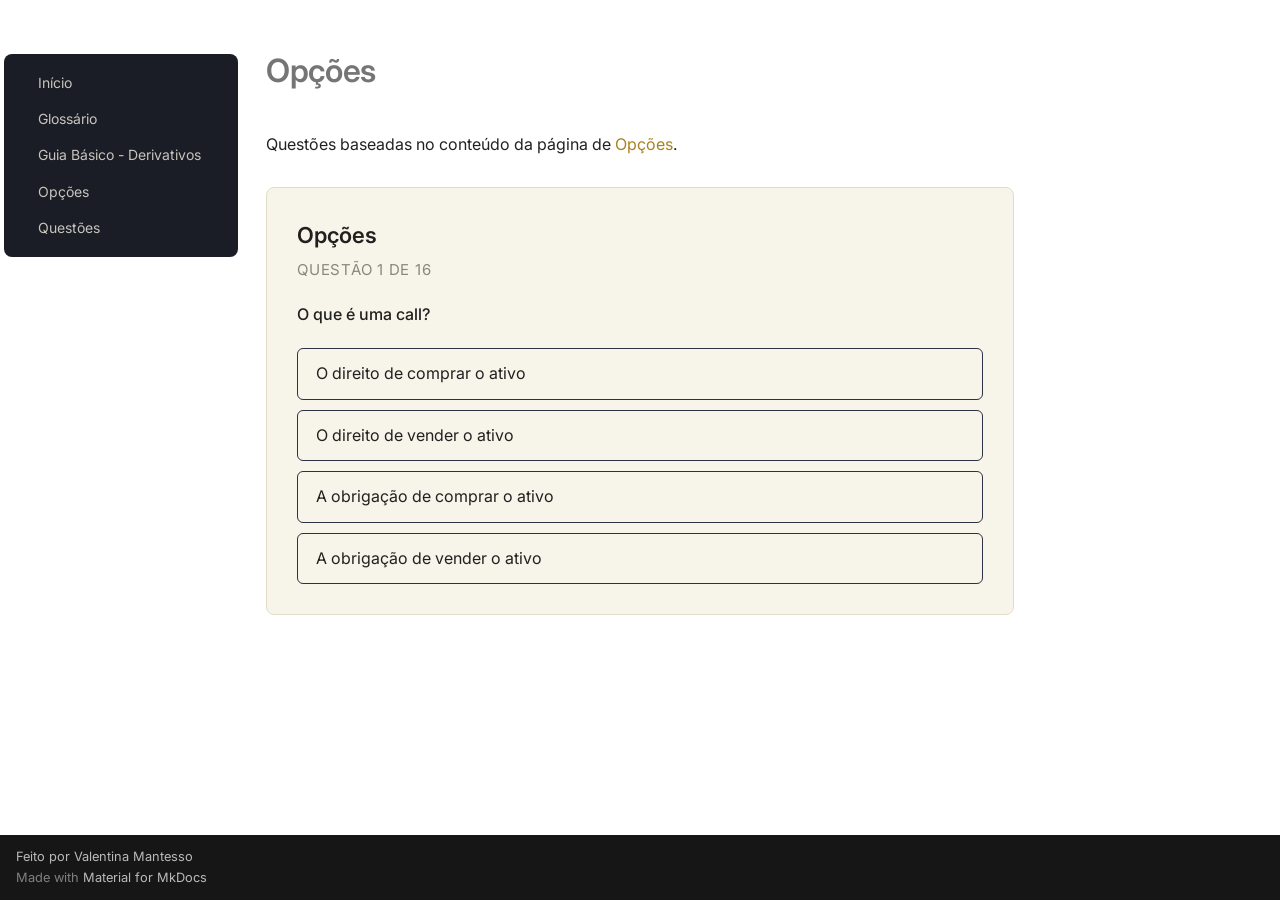
<file: questoes/opcoes/index.html>
<!doctype html>
<html lang="pt" class="no-js">
  <head>
    
      <meta charset="utf-8">
      <meta name="viewport" content="width=device-width,initial-scale=1">
      
        <meta name="description" content="Conteúdo de referência produzido durante o estágio, para quem vier depois.">
      
      
      
      
      
      
        
      
      
      <link rel="icon" href="../../assets/images/favicon.png">
      <meta name="generator" content="mkdocs-1.6.1, mkdocs-material-9.7.6">
    
    
      
        <title>Opções - Equities, Derivatives and Structured Solutions</title>
      
    
    
      <link rel="stylesheet" href="../../assets/stylesheets/main.484c7ddc.min.css">
      
        
        <link rel="stylesheet" href="../../assets/stylesheets/palette.ab4e12ef.min.css">
      
      


    
    
      
    
    
      
        
        
        <link rel="preconnect" href="https://fonts.gstatic.com" crossorigin>
        <link rel="stylesheet" href="https://fonts.googleapis.com/css?family=Inter:300,300i,400,400i,700,700i%7CRoboto+Mono:400,400i,700,700i&display=fallback">
        <style>:root{--md-text-font:"Inter";--md-code-font:"Roboto Mono"}</style>
      
    
    
      <link rel="stylesheet" href="../../stylesheets/extra.css">
    
    <script>__md_scope=new URL("../..",location),__md_hash=e=>[...e].reduce(((e,_)=>(e<<5)-e+_.charCodeAt(0)),0),__md_get=(e,_=localStorage,t=__md_scope)=>JSON.parse(_.getItem(t.pathname+"."+e)),__md_set=(e,_,t=localStorage,a=__md_scope)=>{try{t.setItem(a.pathname+"."+e,JSON.stringify(_))}catch(e){}}</script>
    
      

    
    
  </head>
  
  
    
    
      
    
    
    
    
    <body dir="ltr" data-md-color-scheme="slate" data-md-color-primary="black" data-md-color-accent="amber">
  
    
    <input class="md-toggle" data-md-toggle="drawer" type="checkbox" id="__drawer" autocomplete="off">
    <input class="md-toggle" data-md-toggle="search" type="checkbox" id="__search" autocomplete="off">
    <label class="md-overlay" for="__drawer"></label>
    <div data-md-component="skip">
      
        
        <a href="#opcoes" class="md-skip">
          Pular para conteúdo
        </a>
      
    </div>
    <div data-md-component="announce">
      
    </div>
    
    
      

  

<header class="md-header md-header--shadow" data-md-component="header">
  <nav class="md-header__inner md-grid" aria-label="Cabeçalho">
    <a href="../.." title="Equities, Derivatives and Structured Solutions" class="md-header__button md-logo" aria-label="Equities, Derivatives and Structured Solutions" data-md-component="logo">
      
  
  <svg xmlns="http://www.w3.org/2000/svg" viewBox="0 0 24 24"><path d="M12 8a3 3 0 0 0 3-3 3 3 0 0 0-3-3 3 3 0 0 0-3 3 3 3 0 0 0 3 3m0 3.54C9.64 9.35 6.5 8 3 8v11c3.5 0 6.64 1.35 9 3.54 2.36-2.19 5.5-3.54 9-3.54V8c-3.5 0-6.64 1.35-9 3.54"/></svg>

    </a>
    <label class="md-header__button md-icon" for="__drawer">
      
      <svg xmlns="http://www.w3.org/2000/svg" viewBox="0 0 24 24"><path d="M3 6h18v2H3zm0 5h18v2H3zm0 5h18v2H3z"/></svg>
    </label>
    <div class="md-header__title" data-md-component="header-title">
      <div class="md-header__ellipsis">
        <div class="md-header__topic">
          <span class="md-ellipsis">
            Equities, Derivatives and Structured Solutions
          </span>
        </div>
        <div class="md-header__topic" data-md-component="header-topic">
          <span class="md-ellipsis">
            
              Opções
            
          </span>
        </div>
      </div>
    </div>
    
      
        <form class="md-header__option" data-md-component="palette">
  
    
    
    
    <input class="md-option" data-md-color-media="(prefers-color-scheme: dark)" data-md-color-scheme="slate" data-md-color-primary="black" data-md-color-accent="amber"  aria-label="Alternar para modo claro"  type="radio" name="__palette" id="__palette_0">
    
      <label class="md-header__button md-icon" title="Alternar para modo claro" for="__palette_1" hidden>
        <svg xmlns="http://www.w3.org/2000/svg" viewBox="0 0 24 24"><path d="m17.75 4.09-2.53 1.94.91 3.06-2.63-1.81-2.63 1.81.91-3.06-2.53-1.94L12.44 4l1.06-3 1.06 3zm3.5 6.91-1.64 1.25.59 1.98-1.7-1.17-1.7 1.17.59-1.98L15.75 11l2.06-.05L18.5 9l.69 1.95zm-2.28 4.95c.83-.08 1.72 1.1 1.19 1.85-.32.45-.66.87-1.08 1.27C15.17 23 8.84 23 4.94 19.07c-3.91-3.9-3.91-10.24 0-14.14.4-.4.82-.76 1.27-1.08.75-.53 1.93.36 1.85 1.19-.27 2.86.69 5.83 2.89 8.02a9.96 9.96 0 0 0 8.02 2.89m-1.64 2.02a12.08 12.08 0 0 1-7.8-3.47c-2.17-2.19-3.33-5-3.49-7.82-2.81 3.14-2.7 7.96.31 10.98 3.02 3.01 7.84 3.12 10.98.31"/></svg>
      </label>
    
  
    
    
    
    <input class="md-option" data-md-color-media="(prefers-color-scheme: light)" data-md-color-scheme="default" data-md-color-primary="black" data-md-color-accent="amber"  aria-label="Alternar para modo escuro"  type="radio" name="__palette" id="__palette_1">
    
      <label class="md-header__button md-icon" title="Alternar para modo escuro" for="__palette_0" hidden>
        <svg xmlns="http://www.w3.org/2000/svg" viewBox="0 0 24 24"><path d="M12 7a5 5 0 0 1 5 5 5 5 0 0 1-5 5 5 5 0 0 1-5-5 5 5 0 0 1 5-5m0 2a3 3 0 0 0-3 3 3 3 0 0 0 3 3 3 3 0 0 0 3-3 3 3 0 0 0-3-3m0-7 2.39 3.42C13.65 5.15 12.84 5 12 5s-1.65.15-2.39.42zM3.34 7l4.16-.35A7.2 7.2 0 0 0 5.94 8.5c-.44.74-.69 1.5-.83 2.29zm.02 10 1.76-3.77a7.131 7.131 0 0 0 2.38 4.14zM20.65 7l-1.77 3.79a7.02 7.02 0 0 0-2.38-4.15zm-.01 10-4.14.36c.59-.51 1.12-1.14 1.54-1.86.42-.73.69-1.5.83-2.29zM12 22l-2.41-3.44c.74.27 1.55.44 2.41.44.82 0 1.63-.17 2.37-.44z"/></svg>
      </label>
    
  
</form>
      
    
    
      <script>var palette=__md_get("__palette");if(palette&&palette.color){if("(prefers-color-scheme)"===palette.color.media){var media=matchMedia("(prefers-color-scheme: light)"),input=document.querySelector(media.matches?"[data-md-color-media='(prefers-color-scheme: light)']":"[data-md-color-media='(prefers-color-scheme: dark)']");palette.color.media=input.getAttribute("data-md-color-media"),palette.color.scheme=input.getAttribute("data-md-color-scheme"),palette.color.primary=input.getAttribute("data-md-color-primary"),palette.color.accent=input.getAttribute("data-md-color-accent")}for(var[key,value]of Object.entries(palette.color))document.body.setAttribute("data-md-color-"+key,value)}</script>
    
    
    
      
      
        <label class="md-header__button md-icon" for="__search">
          
          <svg xmlns="http://www.w3.org/2000/svg" viewBox="0 0 24 24"><path d="M9.5 3A6.5 6.5 0 0 1 16 9.5c0 1.61-.59 3.09-1.56 4.23l.27.27h.79l5 5-1.5 1.5-5-5v-.79l-.27-.27A6.52 6.52 0 0 1 9.5 16 6.5 6.5 0 0 1 3 9.5 6.5 6.5 0 0 1 9.5 3m0 2C7 5 5 7 5 9.5S7 14 9.5 14 14 12 14 9.5 12 5 9.5 5"/></svg>
        </label>
        <div class="md-search" data-md-component="search" role="dialog">
  <label class="md-search__overlay" for="__search"></label>
  <div class="md-search__inner" role="search">
    <form class="md-search__form" name="search">
      <input type="text" class="md-search__input" name="query" aria-label="Buscar" placeholder="Buscar" autocapitalize="off" autocorrect="off" autocomplete="off" spellcheck="false" data-md-component="search-query" required>
      <label class="md-search__icon md-icon" for="__search">
        
        <svg xmlns="http://www.w3.org/2000/svg" viewBox="0 0 24 24"><path d="M9.5 3A6.5 6.5 0 0 1 16 9.5c0 1.61-.59 3.09-1.56 4.23l.27.27h.79l5 5-1.5 1.5-5-5v-.79l-.27-.27A6.52 6.52 0 0 1 9.5 16 6.5 6.5 0 0 1 3 9.5 6.5 6.5 0 0 1 9.5 3m0 2C7 5 5 7 5 9.5S7 14 9.5 14 14 12 14 9.5 12 5 9.5 5"/></svg>
        
        <svg xmlns="http://www.w3.org/2000/svg" viewBox="0 0 24 24"><path d="M20 11v2H8l5.5 5.5-1.42 1.42L4.16 12l7.92-7.92L13.5 5.5 8 11z"/></svg>
      </label>
      <nav class="md-search__options" aria-label="Pesquisar">
        
        <button type="reset" class="md-search__icon md-icon" title="Limpar" aria-label="Limpar" tabindex="-1">
          
          <svg xmlns="http://www.w3.org/2000/svg" viewBox="0 0 24 24"><path d="M19 6.41 17.59 5 12 10.59 6.41 5 5 6.41 10.59 12 5 17.59 6.41 19 12 13.41 17.59 19 19 17.59 13.41 12z"/></svg>
        </button>
      </nav>
      
        <div class="md-search__suggest" data-md-component="search-suggest"></div>
      
    </form>
    <div class="md-search__output">
      <div class="md-search__scrollwrap" tabindex="0" data-md-scrollfix>
        <div class="md-search-result" data-md-component="search-result">
          <div class="md-search-result__meta">
            Inicializando busca
          </div>
          <ol class="md-search-result__list" role="presentation"></ol>
        </div>
      </div>
    </div>
  </div>
</div>
      
    
    
  </nav>
  
</header>
    
    <div class="md-container" data-md-component="container">
      
      
        
          
        
      
      <main class="md-main" data-md-component="main">
        <div class="md-main__inner md-grid">
          
            
              
              <div class="md-sidebar md-sidebar--primary" data-md-component="sidebar" data-md-type="navigation" >
                <div class="md-sidebar__scrollwrap">
                  <div class="md-sidebar__inner">
                    



<nav class="md-nav md-nav--primary" aria-label="Navegação" data-md-level="0">
  <label class="md-nav__title" for="__drawer">
    <a href="../.." title="Equities, Derivatives and Structured Solutions" class="md-nav__button md-logo" aria-label="Equities, Derivatives and Structured Solutions" data-md-component="logo">
      
  
  <svg xmlns="http://www.w3.org/2000/svg" viewBox="0 0 24 24"><path d="M12 8a3 3 0 0 0 3-3 3 3 0 0 0-3-3 3 3 0 0 0-3 3 3 3 0 0 0 3 3m0 3.54C9.64 9.35 6.5 8 3 8v11c3.5 0 6.64 1.35 9 3.54 2.36-2.19 5.5-3.54 9-3.54V8c-3.5 0-6.64 1.35-9 3.54"/></svg>

    </a>
    Equities, Derivatives and Structured Solutions
  </label>
  
  <ul class="md-nav__list" data-md-scrollfix>
    
      
      
  
  
  
  
    <li class="md-nav__item">
      <a href="../.." class="md-nav__link">
        
  
  
  <span class="md-ellipsis">
    
  
    Início
  

    
  </span>
  
  

      </a>
    </li>
  

    
      
      
  
  
  
  
    <li class="md-nav__item">
      <a href="../../glossario/" class="md-nav__link">
        
  
  
  <span class="md-ellipsis">
    
  
    Glossário
  

    
  </span>
  
  

      </a>
    </li>
  

    
      
      
  
  
  
  
    <li class="md-nav__item">
      <a href="../../derivativos/" class="md-nav__link">
        
  
  
  <span class="md-ellipsis">
    
  
    Guia Básico - Derivativos
  

    
  </span>
  
  

      </a>
    </li>
  

    
      
      
  
  
  
  
    <li class="md-nav__item">
      <a href="../../opcoes/" class="md-nav__link">
        
  
  
  <span class="md-ellipsis">
    
  
    Opções
  

    
  </span>
  
  

      </a>
    </li>
  

    
      
      
  
  
  
  
    <li class="md-nav__item">
      <a href="../" class="md-nav__link">
        
  
  
  <span class="md-ellipsis">
    
  
    Questões
  

    
  </span>
  
  

      </a>
    </li>
  

    
  </ul>
</nav>
                  </div>
                </div>
              </div>
            
            
              
              <div class="md-sidebar md-sidebar--secondary" data-md-component="sidebar" data-md-type="toc" >
                <div class="md-sidebar__scrollwrap">
                  <div class="md-sidebar__inner">
                    

<nav class="md-nav md-nav--secondary" aria-label="Índice">
  
  
  
    
  
  
</nav>
                  </div>
                </div>
              </div>
            
          
          
            <div class="md-content" data-md-component="content">
              
              <article class="md-content__inner md-typeset">
                
                  



<h1 id="opcoes">Opções<a class="headerlink" href="#opcoes" title="Permanent link">&para;</a></h1>
<p>Questões baseadas no conteúdo da página de <a href="../../opcoes/">Opções</a>.</p>
<div class="quiz" data-quiz-id="opcoes-1"></div>

<script type="application/json" class="quiz-data" data-quiz-id="opcoes-1">
{
  "title": "Opções",
  "questions": [
    {
      "question": "O que é uma call?",
      "options": [
        "O direito de comprar o ativo",
        "O direito de vender o ativo",
        "A obrigação de comprar o ativo",
        "A obrigação de vender o ativo"
      ],
      "correct": 0
    },
    {
      "question": "O que representa o strike de uma opção?",
      "options": [
        "O valor pago pela opção",
        "O preço pelo qual o ativo poderá ser comprado ou vendido",
        "A data final do contrato",
        "O número de ativos abrangidos pelo contrato"
      ],
      "correct": 1
    },
    {
      "question": "Quem assume uma obrigação ao negociar uma opção?",
      "options": ["O titular", "O lançador", "A câmara de compensação", "Ambos, titular e lançador"],
      "correct": 1
    },
    {
      "question": "Qual é a perda máxima de quem compra uma opção isolada?",
      "options": ["Ilimitada", "O prêmio pago", "O valor do strike", "O valor do ativo-objeto"],
      "correct": 1
    },
    {
      "question": "No exemplo do texto, um investidor vende uma call descoberta e deposita R$ 10 mil em garantias. Se a margem exigida subir para R$ 15 mil, quanto ele precisa depositar a mais?",
      "options": ["R$ 10 mil", "R$ 15 mil", "R$ 5 mil", "Nada, a margem inicial já cobre"],
      "correct": 2
    },
    {
      "question": "Qual tipo de opção só pode ser exercida na data de vencimento?",
      "options": ["Opção americana", "Opção europeia", "Opção mista", "Opção perpétua"],
      "correct": 1
    },
    {
      "question": "Para uma call, quando o strike está abaixo do preço do ativo, ela está:",
      "options": ["ITM", "ATM", "OTM", "Sem valor intrínseco"],
      "correct": 0
    },
    {
      "question": "Uma opção só possui valor intrínseco quando está:",
      "options": ["OTM", "ATM", "ITM", "Em qualquer situação de moneyness"],
      "correct": 2
    },
    {
      "question": "No exemplo do texto, uma call com strike de R$ 100 e prêmio de R$ 4 tem o ativo valendo R$ 110 no vencimento. Qual o lucro líquido do titular?",
      "options": ["R$ 10", "R$ 4", "R$ 6", "R$ 14"],
      "correct": 2
    },
    {
      "question": "Qual a fórmula de break-even de uma call comprada, segundo o texto?",
      "options": [
        "Strike menos prêmio pago",
        "Strike mais prêmio pago",
        "Prêmio pago menos strike",
        "Strike dividido pelo prêmio pago"
      ],
      "correct": 1
    },
    {
      "question": "Qual modelo é citado no texto como uma das principais referências para calcular o valor teórico de uma opção?",
      "options": ["CAPM", "Black-Scholes", "Markowitz", "Modigliani-Miller"],
      "correct": 1
    },
    {
      "question": "Qual grega mede o efeito da passagem do tempo sobre o valor da opção?",
      "options": ["Delta", "Gamma", "Theta", "Vega"],
      "correct": 2
    },
    {
      "question": "Qual grega mede a sensibilidade da opção a mudanças na volatilidade implícita?",
      "options": ["Vega", "Rho", "Delta", "Theta"],
      "correct": 0
    },
    {
      "question": "Na venda de uma call (short call), qual é o ganho máximo?",
      "options": ["Ilimitado", "O prêmio recebido", "O valor do strike", "A diferença entre o strike e o preço do ativo"],
      "correct": 1
    },
    {
      "question": "Na venda coberta de call, o que o investidor já possui antes de lançar a call?",
      "options": [
        "Uma put sobre o mesmo ativo",
        "O ativo-objeto em carteira",
        "Outra call com strike diferente",
        "Um contrato futuro do mesmo ativo"
      ],
      "correct": 1
    },
    {
      "question": "Como se monta um termo sintético comprado, segundo o texto?",
      "options": [
        "Compra de call + venda de put (mesmo strike e vencimento)",
        "Venda de call + compra de put",
        "Compra de call + compra de put",
        "Venda de call + venda de put"
      ],
      "correct": 0
    }
  ]
}
</script>












                
              </article>
            </div>
          
          
<script>var target=document.getElementById(location.hash.slice(1));target&&target.name&&(target.checked=target.name.startsWith("__tabbed_"))</script>
        </div>
        
          <button type="button" class="md-top md-icon" data-md-component="top" hidden>
  
  <svg xmlns="http://www.w3.org/2000/svg" viewBox="0 0 24 24"><path d="M13 20h-2V8l-5.5 5.5-1.42-1.42L12 4.16l7.92 7.92-1.42 1.42L13 8z"/></svg>
  Voltar para o topo
</button>
        
      </main>
      
        <footer class="md-footer">
  
  <div class="md-footer-meta md-typeset">
    <div class="md-footer-meta__inner md-grid">
      <div class="md-copyright">
  
    <div class="md-copyright__highlight">
      Feito por Valentina Mantesso
    </div>
  
  
    Made with
    <a href="https://squidfunk.github.io/mkdocs-material/" target="_blank" rel="noopener">
      Material for MkDocs
    </a>
  
</div>
      
    </div>
  </div>
</footer>
      
    </div>
    <div class="md-dialog" data-md-component="dialog">
      <div class="md-dialog__inner md-typeset"></div>
    </div>
    
    
    
      
      
      <script id="__config" type="application/json">{"annotate": null, "base": "../..", "features": ["navigation.top", "navigation.indexes", "navigation.expand", "search.suggest", "search.highlight", "content.code.copy", "toc.follow"], "search": "../../assets/javascripts/workers/search.2c215733.min.js", "tags": null, "translations": {"clipboard.copied": "Copiado para \u00e1rea de transfer\u00eancia", "clipboard.copy": "Copiar para \u00e1rea de transfer\u00eancia", "search.result.more.one": "mais 1 nesta p\u00e1gina", "search.result.more.other": "# mais nesta p\u00e1gina", "search.result.none": "Nenhum documento encontrado", "search.result.one": "1 documento encontrado", "search.result.other": "# documentos encontrados", "search.result.placeholder": "Digite para iniciar a busca", "search.result.term.missing": "Ausente", "select.version": "Selecione a vers\u00e3o"}, "version": null}</script>
    
    
      <script src="../../assets/javascripts/bundle.79ae519e.min.js"></script>
      
        <script src="../../javascripts/extra.js"></script>
      
        <script src="../../javascripts/quiz.js"></script>
      
    
  </body>
</html>
</file>
<file: stylesheets/extra.css>
:root {
  --md-primary-fg-color: #1f2430;
  --md-primary-fg-color--light: #2c3244;
  --md-primary-fg-color--dark: #14171f;
  --md-accent-fg-color: #c9a227;
}

[data-md-color-scheme="slate"] {
  --md-hue: 225;
  --md-default-bg-color: #14161d;
  --md-default-fg-color: #e8e6e1;
  --md-default-fg-color--light: #c7c4bd;
  --md-default-fg-color--lighter: #8a877f;
  --md-primary-fg-color: #1a1d26;
  --md-primary-bg-color: #f2ede0;
  --md-accent-fg-color: #d4af37;
  --md-typeset-a-color: #d4af37;
}

[data-md-color-scheme="default"] {
  --md-primary-fg-color: #1f2430;
  --md-primary-bg-color: #f2ede0;
  --md-accent-fg-color: #a8821f;
  --md-typeset-a-color: #a8821f;
}

.md-typeset h1,
.md-typeset h2 {
  font-weight: 600;
  letter-spacing: -0.01em;
}

.md-sidebar--primary .md-sidebar__scrollwrap {
  background-color: #1a1d26;
  border-radius: 8px;
  padding: 0.5rem 0;
  height: auto !important;
  max-height: calc(100vh - 2rem) !important;
  overflow-y: auto;
}

.md-nav--primary .md-nav__title {
  color: #f2ede0;
  font-weight: 600;
  background-color: transparent;
}

.md-nav--primary .md-nav__link {
  color: #c7c4bd;
  border-radius: 6px;
  margin: 2px 10px;
  padding: 8px 12px;
}

.md-nav--primary .md-nav__link:hover {
  color: #f2ede0;
}

.md-nav--primary .md-nav__link:focus-visible {
  outline: 2px solid #d4af37;
  outline-offset: 2px;
  color: #f2ede0;
}

.md-nav--primary .md-nav__link--active,
.md-nav--primary .md-nav__link[aria-current="page"] {
  background-color: #d4af37;
  color: #14161d !important;
  font-weight: 600;
}

/* Tira o título "Guia do Estagiário" de dentro da sidebar */
.md-nav--primary .md-nav__title {
  display: none;
}

/* Header superior limpo: sem logo, sem título, sem busca, sem toggle de tema */
.md-header__title,
.md-header__button.md-logo,
.md-search,
[data-md-component="palette"] {
  display: none !important;
}

/* Coluna de conteúdo mais larga, para o título da home quebrar em no máximo 2 linhas */
.md-grid {
  max-width: 80rem;
}

/* Quiz */
.quiz {
  border: 1px solid #2c3244;
  border-radius: 8px;
  padding: 1.5rem;
  margin: 1.5rem 0;
  background-color: rgba(31, 36, 48, 0.35);
}

[data-md-color-scheme="default"] .quiz {
  background-color: #f7f4ea;
  border-color: #e3dcc8;
}

.quiz-title {
  font-weight: 600;
  font-size: 1.1rem;
  margin-bottom: 0.25rem;
}

.quiz-progress {
  font-size: 0.75rem;
  color: #8a877f;
  margin-bottom: 1rem;
  text-transform: uppercase;
  letter-spacing: 0.05em;
}

.quiz-question {
  font-weight: 500;
  margin-bottom: 1rem;
}

.quiz-options {
  display: flex;
  flex-direction: column;
  gap: 0.5rem;
}

.quiz-option {
  text-align: left;
  padding: 0.6rem 0.9rem;
  border-radius: 6px;
  border: 1px solid #2c3244;
  background-color: transparent;
  color: inherit;
  cursor: pointer;
  font: inherit;
}

.quiz-option:hover:not(:disabled) {
  border-color: #d4af37;
}

.quiz-option:disabled {
  cursor: default;
}

.quiz-option--correct {
  border-color: #4caf50;
  background-color: rgba(76, 175, 80, 0.15);
}

.quiz-option--incorrect {
  border-color: #e05252;
  background-color: rgba(224, 82, 82, 0.15);
}

.quiz-next-btn,
.quiz-restart-btn,
.quiz-review-btn {
  margin-top: 1rem;
  margin-right: 0.5rem;
  padding: 0.5rem 1.2rem;
  border-radius: 6px;
  border: none;
  background-color: #d4af37;
  color: #14161d;
  font-weight: 600;
  cursor: pointer;
}

.quiz-review-btn {
  background-color: transparent;
  border: 1px solid #d4af37;
  color: #d4af37;
}

.quiz-score {
  font-size: 1.1rem;
  margin-bottom: 1rem;
}

.quiz-review-list {
  margin-top: 1rem;
  display: flex;
  flex-direction: column;
  gap: 1rem;
}

.quiz-review-list[hidden] {
  display: none;
}

.quiz-review-item {
  border: 1px solid #2c3244;
  border-radius: 6px;
  padding: 0.75rem 1rem;
}

.quiz-review-question {
  font-weight: 500;
  margin-bottom: 0.5rem;
}

.quiz-review-answer {
  font-size: 0.9rem;
  padding: 0.15rem 0;
}

.quiz-review-answer--wrong {
  color: #e05252;
}

.quiz-review-answer--correct {
  color: #4caf50;
}

/* Payoff charts */
.payoff-chart {
  display: block;
  width: 100%;
  max-width: 640px;
  height: auto;
  margin: 1.25rem auto;
  border: 1px solid #2c3244;
  border-radius: 8px;
  background-color: rgba(31, 36, 48, 0.2);
}

[data-md-color-scheme="default"] .payoff-chart {
  background-color: #fcfcfb;
  border-color: #e3dcc8;
}
</file>
<file: assets/stylesheets/main.484c7ddc.min.css>
@charset "UTF-8";html{-webkit-text-size-adjust:none;-moz-text-size-adjust:none;text-size-adjust:none;box-sizing:border-box}*,:after,:before{box-sizing:inherit}@media (prefers-reduced-motion){*,:after,:before{transition:none!important}}body{margin:0}a,button,input,label{-webkit-tap-highlight-color:transparent}a{color:inherit;text-decoration:none}hr{border:0;box-sizing:initial;display:block;height:.05rem;overflow:visible;padding:0}small{font-size:80%}sub,sup{line-height:1em}img{border-style:none}table{border-collapse:initial;border-spacing:0}td,th{font-weight:400;vertical-align:top}button{background:#0000;border:0;font-family:inherit;font-size:inherit;margin:0;padding:0}input{border:0;outline:none}:root{--md-primary-fg-color:#4051b5;--md-primary-fg-color--light:#5d6cc0;--md-primary-fg-color--dark:#303fa1;--md-primary-bg-color:#fff;--md-primary-bg-color--light:#ffffffb3;--md-accent-fg-color:#526cfe;--md-accent-fg-color--transparent:#526cfe1a;--md-accent-bg-color:#fff;--md-accent-bg-color--light:#ffffffb3}[data-md-color-scheme=default]{color-scheme:light}[data-md-color-scheme=default] img[src$="#gh-dark-mode-only"],[data-md-color-scheme=default] img[src$="#only-dark"]{display:none}:root,[data-md-color-scheme=default]{--md-hue:225deg;--md-default-fg-color:#000000de;--md-default-fg-color--light:#0000008a;--md-default-fg-color--lighter:#00000052;--md-default-fg-color--lightest:#00000012;--md-default-bg-color:#fff;--md-default-bg-color--light:#ffffffb3;--md-default-bg-color--lighter:#ffffff4d;--md-default-bg-color--lightest:#ffffff1f;--md-code-fg-color:#36464e;--md-code-bg-color:#f5f5f5;--md-code-bg-color--light:#f5f5f5b3;--md-code-bg-color--lighter:#f5f5f54d;--md-code-hl-color:#4287ff;--md-code-hl-color--light:#4287ff1a;--md-code-hl-number-color:#d52a2a;--md-code-hl-special-color:#db1457;--md-code-hl-function-color:#a846b9;--md-code-hl-constant-color:#6e59d9;--md-code-hl-keyword-color:#3f6ec6;--md-code-hl-string-color:#1c7d4d;--md-code-hl-name-color:var(--md-code-fg-color);--md-code-hl-operator-color:var(--md-default-fg-color--light);--md-code-hl-punctuation-color:var(--md-default-fg-color--light);--md-code-hl-comment-color:var(--md-default-fg-color--light);--md-code-hl-generic-color:var(--md-default-fg-color--light);--md-code-hl-variable-color:var(--md-default-fg-color--light);--md-typeset-color:var(--md-default-fg-color);--md-typeset-a-color:var(--md-primary-fg-color);--md-typeset-del-color:#f5503d26;--md-typeset-ins-color:#0bd57026;--md-typeset-kbd-color:#fafafa;--md-typeset-kbd-accent-color:#fff;--md-typeset-kbd-border-color:#b8b8b8;--md-typeset-mark-color:#ffff0080;--md-typeset-table-color:#0000001f;--md-typeset-table-color--light:rgba(0,0,0,.035);--md-admonition-fg-color:var(--md-default-fg-color);--md-admonition-bg-color:var(--md-default-bg-color);--md-warning-fg-color:#000000de;--md-warning-bg-color:#ff9;--md-footer-fg-color:#fff;--md-footer-fg-color--light:#ffffffb3;--md-footer-fg-color--lighter:#ffffff73;--md-footer-bg-color:#000000de;--md-footer-bg-color--dark:#00000052;--md-shadow-z1:0 0.2rem 0.5rem #0000000d,0 0 0.05rem #0000001a;--md-shadow-z2:0 0.2rem 0.5rem #0000001a,0 0 0.05rem #00000040;--md-shadow-z3:0 0.2rem 0.5rem #0003,0 0 0.05rem #00000059}.md-icon svg{fill:currentcolor;display:block;height:1.2rem;width:1.2rem}body{-webkit-font-smoothing:antialiased;-moz-osx-font-smoothing:grayscale;--md-text-font-family:var(--md-text-font,_),-apple-system,BlinkMacSystemFont,Helvetica,Arial,sans-serif;--md-code-font-family:var(--md-code-font,_),SFMono-Regular,Consolas,Menlo,monospace}aside,body,input{font-feature-settings:"kern","liga";color:var(--md-typeset-color);font-family:var(--md-text-font-family)}code,kbd,pre{font-feature-settings:"kern";font-family:var(--md-code-font-family)}:root{--md-typeset-table-sort-icon:url('data:image/svg+xml;charset=utf-8,<svg xmlns="http://www.w3.org/2000/svg" viewBox="0 0 24 24"><path d="m18 21-4-4h3V7h-3l4-4 4 4h-3v10h3M2 19v-2h10v2M2 13v-2h7v2M2 7V5h4v2z"/></svg>');--md-typeset-table-sort-icon--asc:url('data:image/svg+xml;charset=utf-8,<svg xmlns="http://www.w3.org/2000/svg" viewBox="0 0 24 24"><path d="M19 17h3l-4 4-4-4h3V3h2M2 17h10v2H2M6 5v2H2V5m0 6h7v2H2z"/></svg>');--md-typeset-table-sort-icon--desc:url('data:image/svg+xml;charset=utf-8,<svg xmlns="http://www.w3.org/2000/svg" viewBox="0 0 24 24"><path d="M19 7h3l-4-4-4 4h3v14h2M2 17h10v2H2M6 5v2H2V5m0 6h7v2H2z"/></svg>')}.md-typeset{-webkit-print-color-adjust:exact;color-adjust:exact;font-size:.8rem;line-height:1.6;overflow-wrap:break-word}@media print{.md-typeset{font-size:.68rem}}.md-typeset blockquote,.md-typeset dl,.md-typeset figure,.md-typeset ol,.md-typeset pre,.md-typeset ul{margin-bottom:1em;margin-top:1em}.md-typeset h1{color:var(--md-default-fg-color--light);font-size:2em;line-height:1.3;margin:0 0 1.25em}.md-typeset h1,.md-typeset h2{font-weight:300;letter-spacing:-.01em}.md-typeset h2{font-size:1.5625em;line-height:1.4;margin:1.6em 0 .64em}.md-typeset h3{font-size:1.25em;font-weight:400;letter-spacing:-.01em;line-height:1.5;margin:1.6em 0 .8em}.md-typeset h2+h3{margin-top:.8em}.md-typeset h4{font-weight:700;letter-spacing:-.01em;margin:1em 0}.md-typeset h5,.md-typeset h6{color:var(--md-default-fg-color--light);font-size:.8em;font-weight:700;letter-spacing:-.01em;margin:1.25em 0}.md-typeset h5{text-transform:uppercase}.md-typeset h5 code{text-transform:none}.md-typeset hr{border-bottom:.05rem solid var(--md-default-fg-color--lightest);display:flow-root;margin:1.5em 0}.md-typeset a{color:var(--md-typeset-a-color);word-break:break-word}.md-typeset a,.md-typeset a:before{transition:color 125ms}.md-typeset a:focus,.md-typeset a:hover{color:var(--md-accent-fg-color)}.md-typeset a:focus code,.md-typeset a:hover code{background-color:var(--md-accent-fg-color--transparent);color:var(--md-accent-fg-color)}.md-typeset a code{color:var(--md-typeset-a-color)}.md-typeset a.focus-visible{outline-color:var(--md-accent-fg-color);outline-offset:.2rem}.md-typeset code,.md-typeset kbd,.md-typeset pre{color:var(--md-code-fg-color);direction:ltr;font-variant-ligatures:none;transition:background-color 125ms}@media print{.md-typeset code,.md-typeset kbd,.md-typeset pre{white-space:pre-wrap}}.md-typeset code{background-color:var(--md-code-bg-color);border-radius:.1rem;-webkit-box-decoration-break:clone;box-decoration-break:clone;font-size:.85em;padding:0 .2941176471em;transition:color 125ms,background-color 125ms;word-break:break-word}.md-typeset code:not(.focus-visible){-webkit-tap-highlight-color:transparent;outline:none}.md-typeset pre{display:flow-root;line-height:1.4;position:relative}.md-typeset pre>code{-webkit-box-decoration-break:slice;box-decoration-break:slice;box-shadow:none;display:block;margin:0;outline-color:var(--md-accent-fg-color);overflow:auto;padding:.7720588235em 1.1764705882em;scrollbar-color:var(--md-default-fg-color--lighter) #0000;scrollbar-width:thin;touch-action:auto;word-break:normal}.md-typeset pre>code:hover{scrollbar-color:var(--md-accent-fg-color) #0000}.md-typeset pre>code::-webkit-scrollbar{height:.2rem;width:.2rem}.md-typeset pre>code::-webkit-scrollbar-thumb{background-color:var(--md-default-fg-color--lighter)}.md-typeset pre>code::-webkit-scrollbar-thumb:hover{background-color:var(--md-accent-fg-color)}.md-typeset kbd{background-color:var(--md-typeset-kbd-color);border-radius:.1rem;box-shadow:0 .1rem 0 .05rem var(--md-typeset-kbd-border-color),0 .1rem 0 var(--md-typeset-kbd-border-color),0 -.1rem .2rem var(--md-typeset-kbd-accent-color) inset;color:var(--md-default-fg-color);display:inline-block;font-size:.75em;padding:0 .6666666667em;vertical-align:text-top;word-break:break-word}.md-typeset mark{background-color:var(--md-typeset-mark-color);-webkit-box-decoration-break:clone;box-decoration-break:clone;color:inherit;word-break:break-word}.md-typeset abbr{cursor:help;text-decoration:none}.md-typeset [data-preview],.md-typeset abbr{border-bottom:.05rem dotted var(--md-default-fg-color--light)}.md-typeset small{opacity:.75}[dir=ltr] .md-typeset sub,[dir=ltr] .md-typeset sup{margin-left:.078125em}[dir=rtl] .md-typeset sub,[dir=rtl] .md-typeset sup{margin-right:.078125em}[dir=ltr] .md-typeset blockquote{padding-left:.6rem}[dir=rtl] .md-typeset blockquote{padding-right:.6rem}[dir=ltr] .md-typeset blockquote{border-left:.2rem solid var(--md-default-fg-color--lighter)}[dir=rtl] .md-typeset blockquote{border-right:.2rem solid var(--md-default-fg-color--lighter)}.md-typeset blockquote{color:var(--md-default-fg-color--light);margin-left:0;margin-right:0}.md-typeset ul{list-style-type:disc}.md-typeset ul[type]{list-style-type:revert-layer}[dir=ltr] .md-typeset ol,[dir=ltr] .md-typeset ul{margin-left:.625em}[dir=rtl] .md-typeset ol,[dir=rtl] .md-typeset ul{margin-right:.625em}.md-typeset ol,.md-typeset ul{padding:0}.md-typeset ol:not([hidden]),.md-typeset ul:not([hidden]){display:flow-root}.md-typeset ol ol,.md-typeset ul ol{list-style-type:lower-alpha}.md-typeset ol ol ol,.md-typeset ul ol ol{list-style-type:lower-roman}.md-typeset ol ol ol ol,.md-typeset ul ol ol ol{list-style-type:upper-alpha}.md-typeset ol ol ol ol ol,.md-typeset ul ol ol ol ol{list-style-type:upper-roman}.md-typeset ol[type],.md-typeset ul[type]{list-style-type:revert-layer}[dir=ltr] .md-typeset ol li,[dir=ltr] .md-typeset ul li{margin-left:1.25em}[dir=rtl] .md-typeset ol li,[dir=rtl] .md-typeset ul li{margin-right:1.25em}.md-typeset ol li,.md-typeset ul li{margin-bottom:.5em}.md-typeset ol li blockquote,.md-typeset ol li p,.md-typeset ul li blockquote,.md-typeset ul li p{margin:.5em 0}.md-typeset ol li:last-child,.md-typeset ul li:last-child{margin-bottom:0}[dir=ltr] .md-typeset ol li ol,[dir=ltr] .md-typeset ol li ul,[dir=ltr] .md-typeset ul li ol,[dir=ltr] .md-typeset ul li ul{margin-left:.625em}[dir=rtl] .md-typeset ol li ol,[dir=rtl] .md-typeset ol li ul,[dir=rtl] .md-typeset ul li ol,[dir=rtl] .md-typeset ul li ul{margin-right:.625em}.md-typeset ol li ol,.md-typeset ol li ul,.md-typeset ul li ol,.md-typeset ul li ul{margin-bottom:.5em;margin-top:.5em}[dir=ltr] .md-typeset dd{margin-left:1.875em}[dir=rtl] .md-typeset dd{margin-right:1.875em}.md-typeset dd{margin-bottom:1.5em;margin-top:1em}.md-typeset img,.md-typeset svg,.md-typeset video{height:auto;max-width:100%}.md-typeset img[align=left]{margin:1em 1em 1em 0}.md-typeset img[align=right]{margin:1em 0 1em 1em}.md-typeset img[align]:only-child{margin-top:0}.md-typeset figure{display:flow-root;margin:1em auto;max-width:100%;text-align:center;width:fit-content}.md-typeset figure img{display:block;margin:0 auto}.md-typeset figcaption{font-style:italic;margin:1em auto;max-width:24rem}.md-typeset iframe{max-width:100%}.md-typeset table:not([class]){background-color:var(--md-default-bg-color);border:.05rem solid var(--md-typeset-table-color);border-radius:.1rem;display:inline-block;font-size:.64rem;max-width:100%;overflow:auto;touch-action:auto}@media print{.md-typeset table:not([class]){display:table}}.md-typeset table:not([class])+*{margin-top:1.5em}.md-typeset table:not([class]) td>:first-child,.md-typeset table:not([class]) th>:first-child{margin-top:0}.md-typeset table:not([class]) td>:last-child,.md-typeset table:not([class]) th>:last-child{margin-bottom:0}.md-typeset table:not([class]) td:not([align]),.md-typeset table:not([class]) th:not([align]){text-align:left}[dir=rtl] .md-typeset table:not([class]) td:not([align]),[dir=rtl] .md-typeset table:not([class]) th:not([align]){text-align:right}.md-typeset table:not([class]) th{font-weight:700;min-width:5rem;padding:.9375em 1.25em;vertical-align:top}.md-typeset table:not([class]) td{border-top:.05rem solid var(--md-typeset-table-color);padding:.9375em 1.25em;vertical-align:top}.md-typeset table:not([class]) tbody tr{transition:background-color 125ms}.md-typeset table:not([class]) tbody tr:hover{background-color:var(--md-typeset-table-color--light);box-shadow:0 .05rem 0 var(--md-default-bg-color) inset}.md-typeset table:not([class]) a{word-break:normal}.md-typeset table th[role=columnheader]{cursor:pointer}[dir=ltr] .md-typeset table th[role=columnheader]:after{margin-left:.5em}[dir=rtl] .md-typeset table th[role=columnheader]:after{margin-right:.5em}.md-typeset table th[role=columnheader]:after{content:"";display:inline-block;height:1.2em;-webkit-mask-image:var(--md-typeset-table-sort-icon);mask-image:var(--md-typeset-table-sort-icon);-webkit-mask-repeat:no-repeat;mask-repeat:no-repeat;-webkit-mask-size:contain;mask-size:contain;transition:background-color 125ms;vertical-align:text-bottom;width:1.2em}.md-typeset table th[role=columnheader]:hover:after{background-color:var(--md-default-fg-color--lighter)}.md-typeset table th[role=columnheader][aria-sort=ascending]:after{background-color:var(--md-default-fg-color--light);-webkit-mask-image:var(--md-typeset-table-sort-icon--asc);mask-image:var(--md-typeset-table-sort-icon--asc)}.md-typeset table th[role=columnheader][aria-sort=descending]:after{background-color:var(--md-default-fg-color--light);-webkit-mask-image:var(--md-typeset-table-sort-icon--desc);mask-image:var(--md-typeset-table-sort-icon--desc)}.md-typeset__scrollwrap{margin:1em -.8rem;overflow-x:auto;touch-action:auto}.md-typeset__table{display:inline-block;margin-bottom:.5em;padding:0 .8rem}@media print{.md-typeset__table{display:block}}html .md-typeset__table table{display:table;margin:0;overflow:hidden;width:100%}@media screen and (max-width:44.984375em){.md-content__inner>pre{margin:1em -.8rem}.md-content__inner>pre code{border-radius:0}}.md-typeset .md-author{border-radius:100%;display:block;flex-shrink:0;height:1.6rem;overflow:hidden;position:relative;transition:color 125ms,transform 125ms;width:1.6rem}.md-typeset .md-author img{display:block}.md-typeset .md-author--more{background:var(--md-default-fg-color--lightest);color:var(--md-default-fg-color--lighter);font-size:.6rem;font-weight:700;line-height:1.6rem;text-align:center}.md-typeset .md-author--long{height:2.4rem;width:2.4rem}.md-typeset a.md-author{transform:scale(1)}.md-typeset a.md-author img{border-radius:100%;filter:grayscale(100%) opacity(75%);transition:filter 125ms}.md-typeset a.md-author:focus,.md-typeset a.md-author:hover{transform:scale(1.1);z-index:1}.md-typeset a.md-author:focus img,.md-typeset a.md-author:hover img{filter:grayscale(0)}.md-banner{background-color:var(--md-footer-bg-color);color:var(--md-footer-fg-color);overflow:auto}@media print{.md-banner{display:none}}.md-banner--warning{background-color:var(--md-warning-bg-color);color:var(--md-warning-fg-color)}.md-banner__inner{font-size:.7rem;margin:.6rem auto;padding:0 .8rem}[dir=ltr] .md-banner__button{float:right}[dir=rtl] .md-banner__button{float:left}.md-banner__button{color:inherit;cursor:pointer;transition:opacity .25s}.no-js .md-banner__button{display:none}.md-banner__button:hover{opacity:.7}html{font-size:125%;height:100%;overflow-x:hidden}@media screen and (min-width:100em){html{font-size:137.5%}}@media screen and (min-width:125em){html{font-size:150%}}body{background-color:var(--md-default-bg-color);display:flex;flex-direction:column;font-size:.5rem;min-height:100%;position:relative;width:100%}@media print{body{display:block}}@media screen and (max-width:59.984375em){body[data-md-scrolllock]{position:fixed}}.md-grid{margin-left:auto;margin-right:auto;max-width:61rem}.md-container{display:flex;flex-direction:column;flex-grow:1}@media print{.md-container{display:block}}.md-main{flex-grow:1}.md-main__inner{display:flex;height:100%;margin-top:1.5rem}.md-ellipsis{overflow:hidden;text-overflow:ellipsis}.md-toggle{display:none}.md-option{height:0;opacity:0;position:absolute;width:0}.md-option:checked+label:not([hidden]){display:block}.md-option.focus-visible+label{outline-color:var(--md-accent-fg-color);outline-style:auto}.md-skip{background-color:var(--md-default-fg-color);border-radius:.1rem;color:var(--md-default-bg-color);font-size:.64rem;margin:.5rem;opacity:0;outline-color:var(--md-accent-fg-color);padding:.3rem .5rem;position:fixed;transform:translateY(.4rem);z-index:-1}.md-skip:focus{opacity:1;transform:translateY(0);transition:transform .25s cubic-bezier(.4,0,.2,1),opacity 175ms 75ms;z-index:10}@page{margin:25mm}:root{--md-clipboard-icon:url('data:image/svg+xml;charset=utf-8,<svg xmlns="http://www.w3.org/2000/svg" viewBox="0 0 24 24"><path d="M19 21H8V7h11m0-2H8a2 2 0 0 0-2 2v14a2 2 0 0 0 2 2h11a2 2 0 0 0 2-2V7a2 2 0 0 0-2-2m-3-4H4a2 2 0 0 0-2 2v14h2V3h12z"/></svg>')}.md-clipboard{border-radius:.1rem;color:var(--md-default-fg-color--lightest);cursor:pointer;height:1.5em;outline-color:var(--md-accent-fg-color);outline-offset:.1rem;transition:color .25s;width:1.5em;z-index:1}@media print{.md-clipboard{display:none}}.md-clipboard:not(.focus-visible){-webkit-tap-highlight-color:transparent;outline:none}:hover>.md-clipboard{color:var(--md-default-fg-color--light)}.md-clipboard:focus,.md-clipboard:hover{color:var(--md-accent-fg-color)}.md-clipboard:after{background-color:currentcolor;content:"";display:block;height:1.125em;margin:0 auto;-webkit-mask-image:var(--md-clipboard-icon);mask-image:var(--md-clipboard-icon);-webkit-mask-position:center;mask-position:center;-webkit-mask-repeat:no-repeat;mask-repeat:no-repeat;-webkit-mask-size:contain;mask-size:contain;width:1.125em}.md-clipboard--inline{cursor:pointer}.md-clipboard--inline code{transition:color .25s,background-color .25s}.md-clipboard--inline:focus code,.md-clipboard--inline:hover code{background-color:var(--md-accent-fg-color--transparent);color:var(--md-accent-fg-color)}:root{--md-code-select-icon:url('data:image/svg+xml;charset=utf-8,<svg xmlns="http://www.w3.org/2000/svg" viewBox="0 0 24 24"><path d="M19 19h-4v2h4c1.1 0 2-.9 2-2v-4h-2m0-12h-4v2h4v4h2V5c0-1.1-.9-2-2-2M5 5h4V3H5c-1.1 0-2 .9-2 2v4h2m0 6H3v4c0 1.1.9 2 2 2h4v-2H5zm2-4h2v2H7zm4 0h2v2h-2zm4 0h2v2h-2zM7 7h2v2H7zm4 0h2v2h-2zm4 0h2v2h-2zm-8 8h2v2H7zm4 0h2v2h-2zm4 0h2v2h-2z"/></svg>');--md-code-copy-icon:url('data:image/svg+xml;charset=utf-8,<svg xmlns="http://www.w3.org/2000/svg" viewBox="0 0 24 24"><path d="M19 21H8V7h11m0-2H8a2 2 0 0 0-2 2v14a2 2 0 0 0 2 2h11a2 2 0 0 0 2-2V7a2 2 0 0 0-2-2m-3-4H4a2 2 0 0 0-2 2v14h2V3h12z"/></svg>')}.md-typeset .md-code__content{display:grid}.md-code__nav{background-color:var(--md-code-bg-color--lighter);border-radius:.1rem;display:flex;gap:.2rem;padding:.2rem;position:absolute;right:.25em;top:.25em;transition:background-color .25s;z-index:1}:hover>.md-code__nav{background-color:var(--md-code-bg-color--light)}.md-code__button{color:var(--md-default-fg-color--lightest);cursor:pointer;display:block;height:1.5em;outline-color:var(--md-accent-fg-color);outline-offset:.1rem;transition:color .25s;width:1.5em}:hover>*>.md-code__button{color:var(--md-default-fg-color--light)}.md-code__button.focus-visible,.md-code__button:hover{color:var(--md-accent-fg-color)}.md-code__button--active{color:var(--md-default-fg-color)!important}.md-code__button:after{background-color:currentcolor;content:"";display:block;height:1.125em;margin:0 auto;-webkit-mask-position:center;mask-position:center;-webkit-mask-repeat:no-repeat;mask-repeat:no-repeat;-webkit-mask-size:contain;mask-size:contain;width:1.125em}.md-code__button[data-md-type=select]:after{-webkit-mask-image:var(--md-code-select-icon);mask-image:var(--md-code-select-icon)}.md-code__button[data-md-type=copy]:after{-webkit-mask-image:var(--md-code-copy-icon);mask-image:var(--md-code-copy-icon)}@keyframes consent{0%{opacity:0;transform:translateY(100%)}to{opacity:1;transform:translateY(0)}}@keyframes overlay{0%{opacity:0}to{opacity:1}}.md-consent__overlay{animation:overlay .25s both;-webkit-backdrop-filter:blur(.1rem);backdrop-filter:blur(.1rem);background-color:#0000008a;height:100%;opacity:1;position:fixed;top:0;width:100%;z-index:5}.md-consent__inner{animation:consent .5s cubic-bezier(.1,.7,.1,1) both;background-color:var(--md-default-bg-color);border:0;border-radius:.1rem;bottom:0;box-shadow:0 0 .2rem #0000001a,0 .2rem .4rem #0003;max-height:100%;overflow:auto;padding:0;position:fixed;width:100%;z-index:5}.md-consent__form{padding:.8rem}.md-consent__settings{display:none;margin:1em 0}input:checked+.md-consent__settings{display:block}.md-consent__controls{margin-bottom:.8rem}.md-typeset .md-consent__controls .md-button{display:inline}@media screen and (max-width:44.984375em){.md-typeset .md-consent__controls .md-button{display:block;margin-top:.4rem;text-align:center;width:100%}}.md-consent label{cursor:pointer}.md-content{flex-grow:1;min-width:0}.md-content__inner{margin:0 .8rem 1.2rem;padding-top:.6rem}@media screen and (min-width:76.25em){[dir=ltr] .md-sidebar--primary:not([hidden])~.md-content>.md-content__inner{margin-left:1.2rem}[dir=ltr] .md-sidebar--secondary:not([hidden])~.md-content>.md-content__inner,[dir=rtl] .md-sidebar--primary:not([hidden])~.md-content>.md-content__inner{margin-right:1.2rem}[dir=rtl] .md-sidebar--secondary:not([hidden])~.md-content>.md-content__inner{margin-left:1.2rem}}.md-content__inner:before{content:"";display:block;height:.4rem}.md-content__inner>:last-child{margin-bottom:0}[dir=ltr] .md-content__button{float:right}[dir=rtl] .md-content__button{float:left}[dir=ltr] .md-content__button{margin-left:.4rem}[dir=rtl] .md-content__button{margin-right:.4rem}.md-content__button{margin:.4rem 0;padding:0}@media print{.md-content__button{display:none}}.md-typeset .md-content__button{color:var(--md-default-fg-color--lighter)}.md-content__button svg{display:inline;vertical-align:top}[dir=rtl] .md-content__button svg{transform:scaleX(-1)}[dir=ltr] .md-dialog{right:.8rem}[dir=rtl] .md-dialog{left:.8rem}.md-dialog{background-color:var(--md-default-fg-color);border-radius:.1rem;bottom:.8rem;box-shadow:var(--md-shadow-z3);min-width:11.1rem;opacity:0;padding:.4rem .6rem;pointer-events:none;position:fixed;transform:translateY(100%);transition:transform 0ms .4s,opacity .4s;z-index:4}@media print{.md-dialog{display:none}}.md-dialog--active{opacity:1;pointer-events:auto;transform:translateY(0);transition:transform .4s cubic-bezier(.075,.85,.175,1),opacity .4s}.md-dialog__inner{color:var(--md-default-bg-color);font-size:.7rem}.md-feedback{margin:2em 0 1em;text-align:center}.md-feedback fieldset{border:none;margin:0;padding:0}.md-feedback__title{font-weight:700;margin:1em auto}.md-feedback__inner{position:relative}.md-feedback__list{display:flex;flex-wrap:wrap;place-content:baseline center;position:relative}.md-feedback__list:hover .md-icon:not(:disabled){color:var(--md-default-fg-color--lighter)}:disabled .md-feedback__list{min-height:1.8rem}.md-feedback__icon{color:var(--md-default-fg-color--light);cursor:pointer;flex-shrink:0;margin:0 .1rem;transition:color 125ms}.md-feedback__icon:not(:disabled).md-icon:hover{color:var(--md-accent-fg-color)}.md-feedback__icon:disabled{color:var(--md-default-fg-color--lightest);pointer-events:none}.md-feedback__note{opacity:0;position:relative;transform:translateY(.4rem);transition:transform .4s cubic-bezier(.1,.7,.1,1),opacity .15s}.md-feedback__note>*{margin:0 auto;max-width:16rem}:disabled .md-feedback__note{opacity:1;transform:translateY(0)}@media print{.md-feedback{display:none}}.md-footer{background-color:var(--md-footer-bg-color);color:var(--md-footer-fg-color)}@media print{.md-footer{display:none}}.md-footer__inner{justify-content:space-between;overflow:auto;padding:.2rem}.md-footer__inner:not([hidden]){display:flex}.md-footer__link{align-items:end;display:flex;flex-grow:0.01;margin-bottom:.4rem;margin-top:1rem;max-width:100%;outline-color:var(--md-accent-fg-color);overflow:hidden;transition:opacity .25s}.md-footer__link:focus,.md-footer__link:hover{opacity:.7}[dir=rtl] .md-footer__link svg{transform:scaleX(-1)}@media screen and (max-width:44.984375em){.md-footer__link--prev{flex-shrink:0}.md-footer__link--prev .md-footer__title{display:none}}[dir=ltr] .md-footer__link--next{margin-left:auto}[dir=rtl] .md-footer__link--next{margin-right:auto}.md-footer__link--next{text-align:right}[dir=rtl] .md-footer__link--next{text-align:left}.md-footer__title{flex-grow:1;font-size:.9rem;margin-bottom:.7rem;max-width:calc(100% - 2.4rem);padding:0 1rem;white-space:nowrap}.md-footer__button{margin:.2rem;padding:.4rem}.md-footer__direction{font-size:.64rem;opacity:.7}.md-footer-meta{background-color:var(--md-footer-bg-color--dark)}.md-footer-meta__inner{display:flex;flex-wrap:wrap;justify-content:space-between;padding:.2rem}html .md-footer-meta.md-typeset a{color:var(--md-footer-fg-color--light)}html .md-footer-meta.md-typeset a:focus,html .md-footer-meta.md-typeset a:hover{color:var(--md-footer-fg-color)}.md-copyright{color:var(--md-footer-fg-color--lighter);font-size:.64rem;margin:auto .6rem;padding:.4rem 0;width:100%}@media screen and (min-width:45em){.md-copyright{width:auto}}.md-copyright__highlight{color:var(--md-footer-fg-color--light)}.md-social{display:inline-flex;gap:.2rem;margin:0 .4rem;padding:.2rem 0 .6rem}@media screen and (min-width:45em){.md-social{padding:.6rem 0}}.md-social__link{display:inline-block;height:1.6rem;text-align:center;width:1.6rem}.md-social__link:before{line-height:1.9}.md-social__link svg{fill:currentcolor;max-height:.8rem;vertical-align:-25%}.md-typeset .md-button{border:.1rem solid;border-radius:.1rem;color:var(--md-primary-fg-color);cursor:pointer;display:inline-block;font-weight:700;padding:.625em 2em;transition:color 125ms,background-color 125ms,border-color 125ms}.md-typeset .md-button--primary{background-color:var(--md-primary-fg-color);border-color:var(--md-primary-fg-color);color:var(--md-primary-bg-color)}.md-typeset .md-button:focus,.md-typeset .md-button:hover{background-color:var(--md-accent-fg-color);border-color:var(--md-accent-fg-color);color:var(--md-accent-bg-color)}[dir=ltr] .md-typeset .md-input{border-top-left-radius:.1rem}[dir=ltr] .md-typeset .md-input,[dir=rtl] .md-typeset .md-input{border-top-right-radius:.1rem}[dir=rtl] .md-typeset .md-input{border-top-left-radius:.1rem}.md-typeset .md-input{border-bottom:.1rem solid var(--md-default-fg-color--lighter);box-shadow:var(--md-shadow-z1);font-size:.8rem;height:1.8rem;padding:0 .6rem;transition:border .25s,box-shadow .25s}.md-typeset .md-input:focus,.md-typeset .md-input:hover{border-bottom-color:var(--md-accent-fg-color);box-shadow:var(--md-shadow-z2)}.md-typeset .md-input--stretch{width:100%}.md-header{background-color:var(--md-primary-fg-color);box-shadow:0 0 .2rem #0000,0 .2rem .4rem #0000;color:var(--md-primary-bg-color);display:block;left:0;position:sticky;right:0;top:0;z-index:4}@media print{.md-header{display:none}}.md-header[hidden]{transform:translateY(-100%);transition:transform .25s cubic-bezier(.8,0,.6,1),box-shadow .25s}.md-header--shadow{box-shadow:0 0 .2rem #0000001a,0 .2rem .4rem #0003;transition:transform .25s cubic-bezier(.1,.7,.1,1),box-shadow .25s}.md-header__inner{align-items:center;display:flex;padding:0 .2rem}.md-header__button{color:currentcolor;cursor:pointer;margin:.2rem;outline-color:var(--md-accent-fg-color);padding:.4rem;position:relative;transition:opacity .25s;vertical-align:middle;z-index:1}.md-header__button:hover{opacity:.7}.md-header__button:not([hidden]){display:inline-block}.md-header__button:not(.focus-visible){-webkit-tap-highlight-color:transparent;outline:none}.md-header__button.md-logo{margin:.2rem;padding:.4rem}@media screen and (max-width:76.234375em){.md-header__button.md-logo{display:none}}.md-header__button.md-logo img,.md-header__button.md-logo svg{fill:currentcolor;display:block;height:1.2rem;width:auto}@media screen and (min-width:60em){.md-header__button[for=__search]{display:none}}.no-js .md-header__button[for=__search]{display:none}[dir=rtl] .md-header__button[for=__search] svg{transform:scaleX(-1)}@media screen and (min-width:76.25em){.md-header__button[for=__drawer]{display:none}}.md-header__topic{display:flex;max-width:100%;position:absolute;transition:transform .4s cubic-bezier(.1,.7,.1,1),opacity .15s;white-space:nowrap}.md-header__topic+.md-header__topic{opacity:0;pointer-events:none;transform:translateX(1.25rem);transition:transform .4s cubic-bezier(1,.7,.1,.1),opacity .15s;z-index:-1}[dir=rtl] .md-header__topic+.md-header__topic{transform:translateX(-1.25rem)}.md-header__topic:first-child{font-weight:700}[dir=ltr] .md-header__title{margin-left:1rem;margin-right:.4rem}[dir=rtl] .md-header__title{margin-left:.4rem;margin-right:1rem}.md-header__title{flex-grow:1;font-size:.9rem;height:2.4rem;line-height:2.4rem}.md-header__title--active .md-header__topic{opacity:0;pointer-events:none;transform:translateX(-1.25rem);transition:transform .4s cubic-bezier(1,.7,.1,.1),opacity .15s;z-index:-1}[dir=rtl] .md-header__title--active .md-header__topic{transform:translateX(1.25rem)}.md-header__title--active .md-header__topic+.md-header__topic{opacity:1;pointer-events:auto;transform:translateX(0);transition:transform .4s cubic-bezier(.1,.7,.1,1),opacity .15s;z-index:0}.md-header__title>.md-header__ellipsis{height:100%;position:relative;width:100%}.md-header__option{display:flex;flex-shrink:0;max-width:100%;transition:max-width 0ms .25s,opacity .25s .25s;white-space:nowrap}[data-md-toggle=search]:checked~.md-header .md-header__option{max-width:0;opacity:0;transition:max-width 0ms,opacity 0ms}.md-header__option>input{bottom:0}.md-header__source{display:none}@media screen and (min-width:60em){[dir=ltr] .md-header__source{margin-left:1rem}[dir=rtl] .md-header__source{margin-right:1rem}.md-header__source{display:block;max-width:11.7rem;width:11.7rem}}@media screen and (min-width:76.25em){[dir=ltr] .md-header__source{margin-left:1.4rem}[dir=rtl] .md-header__source{margin-right:1.4rem}}.md-meta{color:var(--md-default-fg-color--light);font-size:.7rem;line-height:1.3}.md-meta__list{display:inline-flex;flex-wrap:wrap;list-style:none;margin:0;padding:0}.md-meta__item:not(:last-child):after{content:"·";margin-left:.2rem;margin-right:.2rem}.md-meta__link{color:var(--md-typeset-a-color)}.md-meta__link:focus,.md-meta__link:hover{color:var(--md-accent-fg-color)}.md-draft{background-color:#ff1744;border-radius:.125em;color:#fff;display:inline-block;font-weight:700;padding-left:.5714285714em;padding-right:.5714285714em}:root{--md-nav-icon--prev:url('data:image/svg+xml;charset=utf-8,<svg xmlns="http://www.w3.org/2000/svg" viewBox="0 0 24 24"><path d="M20 11v2H8l5.5 5.5-1.42 1.42L4.16 12l7.92-7.92L13.5 5.5 8 11z"/></svg>');--md-nav-icon--next:url('data:image/svg+xml;charset=utf-8,<svg xmlns="http://www.w3.org/2000/svg" viewBox="0 0 24 24"><path d="M8.59 16.58 13.17 12 8.59 7.41 10 6l6 6-6 6z"/></svg>');--md-toc-icon:url('data:image/svg+xml;charset=utf-8,<svg xmlns="http://www.w3.org/2000/svg" viewBox="0 0 24 24"><path d="M3 9h14V7H3zm0 4h14v-2H3zm0 4h14v-2H3zm16 0h2v-2h-2zm0-10v2h2V7zm0 6h2v-2h-2z"/></svg>')}.md-nav{font-size:.7rem;line-height:1.3}.md-nav__title{color:var(--md-default-fg-color--light);display:block;font-weight:700;overflow:hidden;padding:0 .6rem;text-overflow:ellipsis}.md-nav__title .md-nav__button{display:none}.md-nav__title .md-nav__button img{height:100%;width:auto}.md-nav__title .md-nav__button.md-logo img,.md-nav__title .md-nav__button.md-logo svg{fill:currentcolor;display:block;height:2.4rem;max-width:100%;object-fit:contain;width:auto}.md-nav__list{list-style:none;margin:0;padding:0}.md-nav__link{align-items:flex-start;display:flex;gap:.4rem;margin-top:.625em;scroll-snap-align:start;transition:color 125ms}.md-nav__link--passed,.md-nav__link--passed code{color:var(--md-default-fg-color--light)}.md-nav__item .md-nav__link--active,.md-nav__item .md-nav__link--active code{color:var(--md-typeset-a-color)}.md-nav__link .md-ellipsis{position:relative}.md-nav__link .md-ellipsis code{word-break:normal}[dir=ltr] .md-nav__link .md-icon:last-child{margin-left:auto}[dir=rtl] .md-nav__link .md-icon:last-child{margin-right:auto}.md-nav__link .md-typeset{font-size:.7rem;line-height:1.3}.md-nav__link svg{fill:currentcolor;flex-shrink:0;height:1.3em;position:relative}.md-nav__link[for]:focus,.md-nav__link[for]:hover,.md-nav__link[href]:focus,.md-nav__link[href]:hover{color:var(--md-accent-fg-color);cursor:pointer}.md-nav__link[for]:focus code,.md-nav__link[for]:hover code,.md-nav__link[href]:focus code,.md-nav__link[href]:hover code{background-color:var(--md-accent-fg-color--transparent);color:var(--md-accent-fg-color)}.md-nav__link.focus-visible{outline-color:var(--md-accent-fg-color);outline-offset:.2rem}.md-nav--primary .md-nav__link[for=__toc]{display:none}.md-nav--primary .md-nav__link[for=__toc] .md-icon:after{background-color:currentcolor;display:block;height:100%;-webkit-mask-image:var(--md-toc-icon);mask-image:var(--md-toc-icon);width:100%}.md-nav--primary .md-nav__link[for=__toc]~.md-nav{display:none}.md-nav__container>.md-nav__link{margin-top:0}.md-nav__container>.md-nav__link:first-child{flex-grow:1;min-width:0}.md-nav__icon{flex-shrink:0}.md-nav__source{display:none}@media screen and (max-width:76.234375em){.md-nav--primary,.md-nav--primary .md-nav{background-color:var(--md-default-bg-color);display:flex;flex-direction:column;height:100%;left:0;position:absolute;right:0;top:0;z-index:1}.md-nav--primary .md-nav__item,.md-nav--primary .md-nav__title{font-size:.8rem;line-height:1.5}.md-nav--primary .md-nav__title{background-color:var(--md-default-fg-color--lightest);color:var(--md-default-fg-color--light);cursor:pointer;height:5.6rem;line-height:2.4rem;padding:3rem .8rem .2rem;position:relative;white-space:nowrap}[dir=ltr] .md-nav--primary .md-nav__title .md-nav__icon{left:.4rem}[dir=rtl] .md-nav--primary .md-nav__title .md-nav__icon{right:.4rem}.md-nav--primary .md-nav__title .md-nav__icon{display:block;height:1.2rem;margin:.2rem;position:absolute;top:.4rem;width:1.2rem}.md-nav--primary .md-nav__title .md-nav__icon:after{background-color:currentcolor;content:"";display:block;height:100%;-webkit-mask-image:var(--md-nav-icon--prev);mask-image:var(--md-nav-icon--prev);-webkit-mask-position:center;mask-position:center;-webkit-mask-repeat:no-repeat;mask-repeat:no-repeat;-webkit-mask-size:contain;mask-size:contain;width:100%}.md-nav--primary .md-nav__title~.md-nav__list{background-color:var(--md-default-bg-color);box-shadow:0 .05rem 0 var(--md-default-fg-color--lightest) inset;overflow-y:auto;scroll-snap-type:y mandatory;touch-action:pan-y}.md-nav--primary .md-nav__title~.md-nav__list>:first-child{border-top:0}.md-nav--primary .md-nav__title[for=__drawer]{background-color:var(--md-primary-fg-color);color:var(--md-primary-bg-color);font-weight:700}.md-nav--primary .md-nav__title .md-logo{display:block;left:.2rem;margin:.2rem;padding:.4rem;position:absolute;right:.2rem;top:.2rem}.md-nav--primary .md-nav__list{flex:1}.md-nav--primary .md-nav__item{border-top:.05rem solid var(--md-default-fg-color--lightest)}.md-nav--primary .md-nav__item--active>.md-nav__link{color:var(--md-typeset-a-color)}.md-nav--primary .md-nav__item--active>.md-nav__link:focus,.md-nav--primary .md-nav__item--active>.md-nav__link:hover{color:var(--md-accent-fg-color)}.md-nav--primary .md-nav__link{margin-top:0;padding:.6rem .8rem}.md-nav--primary .md-nav__link svg{margin-top:.1em}.md-nav--primary .md-nav__link>.md-nav__link{padding:0}[dir=ltr] .md-nav--primary .md-nav__link .md-nav__icon{margin-right:-.2rem}[dir=rtl] .md-nav--primary .md-nav__link .md-nav__icon{margin-left:-.2rem}.md-nav--primary .md-nav__link .md-nav__icon{font-size:1.2rem;height:1.2rem;width:1.2rem}.md-nav--primary .md-nav__link .md-nav__icon:after{background-color:currentcolor;content:"";display:block;height:100%;-webkit-mask-image:var(--md-nav-icon--next);mask-image:var(--md-nav-icon--next);-webkit-mask-position:center;mask-position:center;-webkit-mask-repeat:no-repeat;mask-repeat:no-repeat;-webkit-mask-size:contain;mask-size:contain;width:100%}[dir=rtl] .md-nav--primary .md-nav__icon:after{transform:scale(-1)}.md-nav--primary .md-nav--secondary .md-nav{background-color:initial;position:static}[dir=ltr] .md-nav--primary .md-nav--secondary .md-nav .md-nav__link{padding-left:1.4rem}[dir=rtl] .md-nav--primary .md-nav--secondary .md-nav .md-nav__link{padding-right:1.4rem}[dir=ltr] .md-nav--primary .md-nav--secondary .md-nav .md-nav .md-nav__link{padding-left:2rem}[dir=rtl] .md-nav--primary .md-nav--secondary .md-nav .md-nav .md-nav__link{padding-right:2rem}[dir=ltr] .md-nav--primary .md-nav--secondary .md-nav .md-nav .md-nav .md-nav__link{padding-left:2.6rem}[dir=rtl] .md-nav--primary .md-nav--secondary .md-nav .md-nav .md-nav .md-nav__link{padding-right:2.6rem}[dir=ltr] .md-nav--primary .md-nav--secondary .md-nav .md-nav .md-nav .md-nav .md-nav__link{padding-left:3.2rem}[dir=rtl] .md-nav--primary .md-nav--secondary .md-nav .md-nav .md-nav .md-nav .md-nav__link{padding-right:3.2rem}.md-nav--secondary{background-color:initial}.md-nav__toggle~.md-nav{display:flex;opacity:0;transform:translateX(100%);transition:transform .25s cubic-bezier(.8,0,.6,1),opacity 125ms 50ms}[dir=rtl] .md-nav__toggle~.md-nav{transform:translateX(-100%)}.md-nav__toggle:checked~.md-nav{opacity:1;transform:translateX(0);transition:transform .25s cubic-bezier(.4,0,.2,1),opacity 125ms 125ms}.md-nav__toggle:checked~.md-nav>.md-nav__list{backface-visibility:hidden}}@media screen and (max-width:59.984375em){.md-nav--primary .md-nav__link[for=__toc]{display:flex}.md-nav--primary .md-nav__link[for=__toc] .md-icon:after{content:""}.md-nav--primary .md-nav__link[for=__toc]+.md-nav__link{display:none}.md-nav--primary .md-nav__link[for=__toc]~.md-nav{display:flex}.md-nav__source{background-color:var(--md-primary-fg-color--dark);color:var(--md-primary-bg-color);display:block;padding:0 .2rem}}@media screen and (min-width:60em) and (max-width:76.234375em){.md-nav--integrated .md-nav__link[for=__toc]{display:flex}.md-nav--integrated .md-nav__link[for=__toc] .md-icon:after{content:""}.md-nav--integrated .md-nav__link[for=__toc]+.md-nav__link{display:none}.md-nav--integrated .md-nav__link[for=__toc]~.md-nav{display:flex}}@media screen and (min-width:60em){.md-nav{margin-bottom:-.4rem}.md-nav--secondary .md-nav__title{background:var(--md-default-bg-color);box-shadow:0 0 .4rem .4rem var(--md-default-bg-color);position:sticky;top:0;z-index:1}.md-nav--secondary .md-nav__title[for=__toc]{scroll-snap-align:start}.md-nav--secondary .md-nav__title .md-nav__icon{display:none}[dir=ltr] .md-nav--secondary .md-nav__list{padding-left:.6rem}[dir=rtl] .md-nav--secondary .md-nav__list{padding-right:.6rem}.md-nav--secondary .md-nav__list{padding-bottom:.4rem}[dir=ltr] .md-nav--secondary .md-nav__item>.md-nav__link{margin-right:.4rem}[dir=rtl] .md-nav--secondary .md-nav__item>.md-nav__link{margin-left:.4rem}}@media screen and (min-width:76.25em){.md-nav{margin-bottom:-.4rem;transition:max-height .25s cubic-bezier(.86,0,.07,1)}.md-nav--primary .md-nav__title{background:var(--md-default-bg-color);box-shadow:0 0 .4rem .4rem var(--md-default-bg-color);position:sticky;top:0;z-index:1}.md-nav--primary .md-nav__title[for=__drawer]{scroll-snap-align:start}.md-nav--primary .md-nav__title .md-nav__icon{display:none}[dir=ltr] .md-nav--primary .md-nav__list{padding-left:.6rem}[dir=rtl] .md-nav--primary .md-nav__list{padding-right:.6rem}.md-nav--primary .md-nav__list{padding-bottom:.4rem}[dir=ltr] .md-nav--primary .md-nav__item>.md-nav__link{margin-right:.4rem}[dir=rtl] .md-nav--primary .md-nav__item>.md-nav__link{margin-left:.4rem}.md-nav__toggle~.md-nav{display:grid;grid-template-rows:minmax(.4rem,0fr);opacity:0;transition:grid-template-rows .25s cubic-bezier(.86,0,.07,1),opacity .25s,visibility 0ms .25s;visibility:collapse}.md-nav__toggle~.md-nav>.md-nav__list{overflow:hidden}.md-nav__toggle.md-toggle--indeterminate~.md-nav,.md-nav__toggle:checked~.md-nav{grid-template-rows:minmax(.4rem,1fr);opacity:1;transition:grid-template-rows .25s cubic-bezier(.86,0,.07,1),opacity .15s .1s,visibility 0ms;visibility:visible}.md-nav__toggle.md-toggle--indeterminate~.md-nav{transition:none}.md-nav__item--nested>.md-nav>.md-nav__title{display:none}.md-nav__item--section{display:block;margin:1.25em 0}.md-nav__item--section:last-child{margin-bottom:0}.md-nav__item--section>.md-nav__link{font-weight:700}.md-nav__item--section>.md-nav__link[for]{color:var(--md-default-fg-color--light)}.md-nav__item--section>.md-nav__link:not(.md-nav__container){pointer-events:none}.md-nav__item--section>.md-nav__link .md-icon,.md-nav__item--section>.md-nav__link>[for]{display:none}[dir=ltr] .md-nav__item--section>.md-nav{margin-left:-.6rem}[dir=rtl] .md-nav__item--section>.md-nav{margin-right:-.6rem}.md-nav__item--section>.md-nav{display:block;opacity:1;visibility:visible}.md-nav__item--section>.md-nav>.md-nav__list>.md-nav__item{padding:0}.md-nav__icon{border-radius:100%;height:.9rem;transition:background-color .25s;width:.9rem}.md-nav__icon:hover{background-color:var(--md-accent-fg-color--transparent)}.md-nav__icon:after{background-color:currentcolor;border-radius:100%;content:"";display:inline-block;height:100%;-webkit-mask-image:var(--md-nav-icon--next);mask-image:var(--md-nav-icon--next);-webkit-mask-position:center;mask-position:center;-webkit-mask-repeat:no-repeat;mask-repeat:no-repeat;-webkit-mask-size:contain;mask-size:contain;transition:transform .25s;vertical-align:-.1rem;width:100%}[dir=rtl] .md-nav__icon:after{transform:rotate(180deg)}.md-nav__item--nested .md-nav__toggle:checked~.md-nav__link .md-nav__icon:after,.md-nav__item--nested .md-toggle--indeterminate~.md-nav__link .md-nav__icon:after{transform:rotate(90deg)}.md-nav--lifted>.md-nav__list>.md-nav__item,.md-nav--lifted>.md-nav__title{display:none}.md-nav--lifted>.md-nav__list>.md-nav__item--active{display:block}.md-nav--lifted>.md-nav__list>.md-nav__item--active>.md-nav__link{background:var(--md-default-bg-color);box-shadow:0 0 .4rem .4rem var(--md-default-bg-color);margin-top:0;position:sticky;top:0;z-index:1}.md-nav--lifted>.md-nav__list>.md-nav__item--active>.md-nav__link:not(.md-nav__container){pointer-events:none}.md-nav--lifted>.md-nav__list>.md-nav__item--active.md-nav__item--section{margin:0}[dir=ltr] .md-nav--lifted>.md-nav__list>.md-nav__item>.md-nav:not(.md-nav--secondary){margin-left:-.6rem}[dir=rtl] .md-nav--lifted>.md-nav__list>.md-nav__item>.md-nav:not(.md-nav--secondary){margin-right:-.6rem}.md-nav--lifted>.md-nav__list>.md-nav__item>[for]{color:var(--md-default-fg-color--light)}.md-nav--lifted .md-nav[data-md-level="1"]{grid-template-rows:minmax(.4rem,1fr);opacity:1;visibility:visible}[dir=ltr] .md-nav--integrated>.md-nav__list>.md-nav__item--active .md-nav--secondary{border-left:.05rem solid var(--md-primary-fg-color)}[dir=rtl] .md-nav--integrated>.md-nav__list>.md-nav__item--active .md-nav--secondary{border-right:.05rem solid var(--md-primary-fg-color)}.md-nav--integrated>.md-nav__list>.md-nav__item--active .md-nav--secondary{display:block;margin-bottom:1.25em;opacity:1;visibility:visible}.md-nav--integrated>.md-nav__list>.md-nav__item--active .md-nav--secondary>.md-nav__list{overflow:visible;padding-bottom:0}.md-nav--integrated>.md-nav__list>.md-nav__item--active .md-nav--secondary>.md-nav__title{display:none}}.md-pagination{font-size:.8rem;font-weight:700;gap:.4rem}.md-pagination,.md-pagination>*{align-items:center;display:flex;justify-content:center}.md-pagination>*{border-radius:.2rem;height:1.8rem;min-width:1.8rem;text-align:center}.md-pagination__current{background-color:var(--md-default-fg-color--lightest);color:var(--md-default-fg-color--light)}.md-pagination__link{transition:color 125ms,background-color 125ms}.md-pagination__link:focus,.md-pagination__link:hover{background-color:var(--md-accent-fg-color--transparent);color:var(--md-accent-fg-color)}.md-pagination__link:focus svg,.md-pagination__link:hover svg{color:var(--md-accent-fg-color)}.md-pagination__link.focus-visible{outline-color:var(--md-accent-fg-color);outline-offset:.2rem}.md-pagination__link svg{fill:currentcolor;color:var(--md-default-fg-color--lighter);display:block;max-height:100%;width:1.2rem}:root{--md-path-icon:url('data:image/svg+xml;charset=utf-8,<svg xmlns="http://www.w3.org/2000/svg" viewBox="0 0 24 24"><path d="M8.59 16.58 13.17 12 8.59 7.41 10 6l6 6-6 6z"/></svg>')}.md-path{font-size:.7rem;margin:0 .8rem;overflow:auto;padding-top:1.2rem}.md-path:not([hidden]){display:block}@media screen and (min-width:76.25em){.md-path{margin:0 1.2rem}}.md-path__list{align-items:center;display:flex;gap:.2rem;list-style:none;margin:0;padding:0}.md-path__item:not(:first-child){display:inline-flex;gap:.2rem;white-space:nowrap}.md-path__item:not(:first-child):before{background-color:var(--md-default-fg-color--lighter);content:"";display:inline;height:.8rem;-webkit-mask-image:var(--md-path-icon);mask-image:var(--md-path-icon);width:.8rem}.md-path__link{align-items:center;color:var(--md-default-fg-color--light);display:flex}.md-path__link:focus,.md-path__link:hover{color:var(--md-accent-fg-color)}:root{--md-post-pin-icon:url('data:image/svg+xml;charset=utf-8,<svg xmlns="http://www.w3.org/2000/svg" viewBox="0 0 24 24"><path d="M16 12V4h1V2H7v2h1v8l-2 2v2h5.2v6h1.6v-6H18v-2z"/></svg>')}.md-post__back{border-bottom:.05rem solid var(--md-default-fg-color--lightest);margin-bottom:1.2rem;padding-bottom:1.2rem}@media screen and (max-width:76.234375em){.md-post__back{display:none}}[dir=rtl] .md-post__back svg{transform:scaleX(-1)}.md-post__authors{display:flex;flex-direction:column;gap:.6rem;margin:0 .6rem 1.2rem}.md-post .md-post__meta a{transition:color 125ms}.md-post .md-post__meta a:focus,.md-post .md-post__meta a:hover{color:var(--md-accent-fg-color)}.md-post__title{color:var(--md-default-fg-color--light);font-weight:700}.md-post--excerpt{margin-bottom:3.2rem}.md-post--excerpt .md-post__header{align-items:center;display:flex;gap:.6rem;min-height:1.6rem}.md-post--excerpt .md-post__authors{align-items:center;display:inline-flex;flex-direction:row;gap:.2rem;margin:0;min-height:2.4rem}[dir=ltr] .md-post--excerpt .md-post__meta .md-meta__list{margin-right:.4rem}[dir=rtl] .md-post--excerpt .md-post__meta .md-meta__list{margin-left:.4rem}.md-post--excerpt .md-post__content>:first-child{--md-scroll-margin:6rem;margin-top:0}.md-post>.md-nav--secondary{margin:1em 0}.md-pin{background:var(--md-default-fg-color--lightest);border-radius:1rem;margin-top:-.05rem;padding:.2rem}.md-pin:after{background-color:currentcolor;content:"";display:block;height:.6rem;margin:0 auto;-webkit-mask-image:var(--md-post-pin-icon);mask-image:var(--md-post-pin-icon);-webkit-mask-position:center;mask-position:center;-webkit-mask-repeat:no-repeat;mask-repeat:no-repeat;-webkit-mask-size:contain;mask-size:contain;width:.6rem}.md-profile{align-items:center;display:flex;font-size:.7rem;gap:.6rem;line-height:1.4;width:100%}.md-profile__description{flex-grow:1}.md-content--post{display:flex}@media screen and (max-width:76.234375em){.md-content--post{flex-flow:column-reverse}}.md-content--post>.md-content__inner{flex-grow:1;min-width:0}@media screen and (min-width:76.25em){[dir=ltr] .md-content--post>.md-content__inner{margin-left:1.2rem}[dir=rtl] .md-content--post>.md-content__inner{margin-right:1.2rem}}@media screen and (max-width:76.234375em){.md-sidebar.md-sidebar--post{padding:0;position:static;width:100%}.md-sidebar.md-sidebar--post .md-sidebar__scrollwrap{overflow:visible}.md-sidebar.md-sidebar--post .md-sidebar__inner{padding:0}.md-sidebar.md-sidebar--post .md-post__meta{margin-left:.6rem;margin-right:.6rem}.md-sidebar.md-sidebar--post .md-nav__item{border:none;display:inline}.md-sidebar.md-sidebar--post .md-nav__list{display:inline-flex;flex-wrap:wrap;gap:.6rem;padding-bottom:.6rem;padding-top:.6rem}.md-sidebar.md-sidebar--post .md-nav__link{padding:0}.md-sidebar.md-sidebar--post .md-nav{height:auto;margin-bottom:0;position:static}}:root{--md-progress-value:0;--md-progress-delay:400ms}.md-progress{background:var(--md-primary-bg-color);height:.075rem;opacity:min(clamp(0,var(--md-progress-value),1),clamp(0,100 - var(--md-progress-value),1));position:fixed;top:0;transform:scaleX(calc(var(--md-progress-value)*1%));transform-origin:left;transition:transform .5s cubic-bezier(.19,1,.22,1),opacity .25s var(--md-progress-delay);width:100%;z-index:4}:root{--md-search-result-icon:url('data:image/svg+xml;charset=utf-8,<svg xmlns="http://www.w3.org/2000/svg" viewBox="0 0 24 24"><path d="M14 2H6a2 2 0 0 0-2 2v16a2 2 0 0 0 2 2h7c-.41-.25-.8-.56-1.14-.9-.33-.33-.61-.7-.86-1.1H6V4h7v5h5v1.18c.71.16 1.39.43 2 .82V8zm6.31 16.9c1.33-2.11.69-4.9-1.4-6.22-2.11-1.33-4.91-.68-6.22 1.4-1.34 2.11-.69 4.89 1.4 6.22 1.46.93 3.32.93 4.79.02L22 23.39 23.39 22zm-3.81.1a2.5 2.5 0 0 1-2.5-2.5 2.5 2.5 0 0 1 2.5-2.5 2.5 2.5 0 0 1 2.5 2.5 2.5 2.5 0 0 1-2.5 2.5"/></svg>')}.md-search{position:relative}@media screen and (min-width:60em){.md-search{padding:.2rem 0}}.no-js .md-search{display:none}.md-search__overlay{opacity:0;z-index:1}@media screen and (max-width:59.984375em){[dir=ltr] .md-search__overlay{left:-2.2rem}[dir=rtl] .md-search__overlay{right:-2.2rem}.md-search__overlay{background-color:var(--md-default-bg-color);border-radius:1rem;height:2rem;overflow:hidden;pointer-events:none;position:absolute;top:-1rem;transform-origin:center;transition:transform .3s .1s,opacity .2s .2s;width:2rem}[data-md-toggle=search]:checked~.md-header .md-search__overlay{opacity:1;transition:transform .4s,opacity .1s}}@media screen and (min-width:60em){[dir=ltr] .md-search__overlay{left:0}[dir=rtl] .md-search__overlay{right:0}.md-search__overlay{background-color:#0000008a;cursor:pointer;height:0;position:fixed;top:0;transition:width 0ms .25s,height 0ms .25s,opacity .25s;width:0}[data-md-toggle=search]:checked~.md-header .md-search__overlay{height:200vh;opacity:1;transition:width 0ms,height 0ms,opacity .25s;width:100%}}@media screen and (max-width:29.984375em){[data-md-toggle=search]:checked~.md-header .md-search__overlay{transform:scale(45)}}@media screen and (min-width:30em) and (max-width:44.984375em){[data-md-toggle=search]:checked~.md-header .md-search__overlay{transform:scale(60)}}@media screen and (min-width:45em) and (max-width:59.984375em){[data-md-toggle=search]:checked~.md-header .md-search__overlay{transform:scale(75)}}.md-search__inner{backface-visibility:hidden}@media screen and (max-width:59.984375em){[dir=ltr] .md-search__inner{left:0}[dir=rtl] .md-search__inner{right:0}.md-search__inner{height:0;opacity:0;overflow:hidden;position:fixed;top:0;transform:translateX(5%);transition:width 0ms .3s,height 0ms .3s,transform .15s cubic-bezier(.4,0,.2,1) .15s,opacity .15s .15s;width:0;z-index:2}[dir=rtl] .md-search__inner{transform:translateX(-5%)}[data-md-toggle=search]:checked~.md-header .md-search__inner{height:100%;opacity:1;transform:translateX(0);transition:width 0ms 0ms,height 0ms 0ms,transform .15s cubic-bezier(.1,.7,.1,1) .15s,opacity .15s .15s;width:100%}}@media screen and (min-width:60em){[dir=ltr] .md-search__inner{float:right}[dir=rtl] .md-search__inner{float:left}.md-search__inner{padding:.1rem 0;position:relative;transition:width .25s cubic-bezier(.1,.7,.1,1);width:11.7rem}}@media screen and (min-width:60em) and (max-width:76.234375em){[data-md-toggle=search]:checked~.md-header .md-search__inner{width:23.4rem}}@media screen and (min-width:76.25em){[data-md-toggle=search]:checked~.md-header .md-search__inner{width:34.4rem}}.md-search__form{background-color:var(--md-default-bg-color);box-shadow:0 0 .6rem #0000;height:2.4rem;position:relative;transition:color .25s,background-color .25s;z-index:2}@media screen and (min-width:60em){.md-search__form{background-color:#00000042;border-radius:.1rem;height:1.8rem}.md-search__form:hover{background-color:#ffffff1f}}[data-md-toggle=search]:checked~.md-header .md-search__form{background-color:var(--md-default-bg-color);border-radius:.1rem .1rem 0 0;box-shadow:0 0 .6rem #00000012;color:var(--md-default-fg-color)}[dir=ltr] .md-search__input{padding-left:3.6rem;padding-right:2.2rem}[dir=rtl] .md-search__input{padding-left:2.2rem;padding-right:3.6rem}.md-search__input{background:#0000;font-size:.9rem;height:100%;position:relative;text-overflow:ellipsis;width:100%;z-index:2}.md-search__input::placeholder{transition:color .25s}.md-search__input::placeholder,.md-search__input~.md-search__icon{color:var(--md-default-fg-color--light)}.md-search__input::-ms-clear{display:none}@media screen and (max-width:59.984375em){.md-search__input{font-size:.9rem;height:2.4rem;width:100%}}@media screen and (min-width:60em){[dir=ltr] .md-search__input{padding-left:2.2rem}[dir=rtl] .md-search__input{padding-right:2.2rem}.md-search__input{color:inherit;font-size:.8rem}.md-search__input::placeholder{color:var(--md-primary-bg-color--light)}.md-search__input+.md-search__icon{color:var(--md-primary-bg-color)}[data-md-toggle=search]:checked~.md-header .md-search__input{text-overflow:clip}[data-md-toggle=search]:checked~.md-header .md-search__input+.md-search__icon{color:var(--md-default-fg-color--light)}[data-md-toggle=search]:checked~.md-header .md-search__input::placeholder{color:#0000}}.md-search__icon{cursor:pointer;display:inline-block;height:1.2rem;transition:color .25s,opacity .25s;width:1.2rem}.md-search__icon:hover{opacity:.7}[dir=ltr] .md-search__icon[for=__search]{left:.5rem}[dir=rtl] .md-search__icon[for=__search]{right:.5rem}.md-search__icon[for=__search]{position:absolute;top:.3rem;z-index:2}[dir=rtl] .md-search__icon[for=__search] svg{transform:scaleX(-1)}@media screen and (max-width:59.984375em){[dir=ltr] .md-search__icon[for=__search]{left:.8rem}[dir=rtl] .md-search__icon[for=__search]{right:.8rem}.md-search__icon[for=__search]{top:.6rem}.md-search__icon[for=__search] svg:first-child{display:none}}@media screen and (min-width:60em){.md-search__icon[for=__search]{pointer-events:none}.md-search__icon[for=__search] svg:last-child{display:none}}[dir=ltr] .md-search__options{right:.5rem}[dir=rtl] .md-search__options{left:.5rem}.md-search__options{pointer-events:none;position:absolute;top:.3rem;z-index:2}@media screen and (max-width:59.984375em){[dir=ltr] .md-search__options{right:.8rem}[dir=rtl] .md-search__options{left:.8rem}.md-search__options{top:.6rem}}[dir=ltr] .md-search__options>.md-icon{margin-left:.2rem}[dir=rtl] .md-search__options>.md-icon{margin-right:.2rem}.md-search__options>.md-icon{color:var(--md-default-fg-color--light);opacity:0;transform:scale(.75);transition:transform .15s cubic-bezier(.1,.7,.1,1),opacity .15s}.md-search__options>.md-icon:not(.focus-visible){-webkit-tap-highlight-color:transparent;outline:none}[data-md-toggle=search]:checked~.md-header .md-search__input:valid~.md-search__options>.md-icon{opacity:1;pointer-events:auto;transform:scale(1)}[data-md-toggle=search]:checked~.md-header .md-search__input:valid~.md-search__options>.md-icon:hover{opacity:.7}[dir=ltr] .md-search__suggest{padding-left:3.6rem;padding-right:2.2rem}[dir=rtl] .md-search__suggest{padding-left:2.2rem;padding-right:3.6rem}.md-search__suggest{align-items:center;color:var(--md-default-fg-color--lighter);display:flex;font-size:.9rem;height:100%;opacity:0;position:absolute;top:0;transition:opacity 50ms;white-space:nowrap;width:100%}@media screen and (min-width:60em){[dir=ltr] .md-search__suggest{padding-left:2.2rem}[dir=rtl] .md-search__suggest{padding-right:2.2rem}.md-search__suggest{font-size:.8rem}}[data-md-toggle=search]:checked~.md-header .md-search__suggest{opacity:1;transition:opacity .3s .1s}[dir=ltr] .md-search__output{border-bottom-left-radius:.1rem}[dir=ltr] .md-search__output,[dir=rtl] .md-search__output{border-bottom-right-radius:.1rem}[dir=rtl] .md-search__output{border-bottom-left-radius:.1rem}.md-search__output{overflow:hidden;position:absolute;width:100%;z-index:1}@media screen and (max-width:59.984375em){.md-search__output{bottom:0;top:2.4rem}}@media screen and (min-width:60em){.md-search__output{opacity:0;top:1.9rem;transition:opacity .4s}[data-md-toggle=search]:checked~.md-header .md-search__output{box-shadow:var(--md-shadow-z3);opacity:1}}.md-search__scrollwrap{backface-visibility:hidden;background-color:var(--md-default-bg-color);height:100%;overflow-y:auto;touch-action:pan-y}@media (-webkit-max-device-pixel-ratio:1),(max-resolution:1dppx){.md-search__scrollwrap{transform:translateZ(0)}}@media screen and (min-width:60em) and (max-width:76.234375em){.md-search__scrollwrap{width:23.4rem}}@media screen and (min-width:76.25em){.md-search__scrollwrap{width:34.4rem}}@media screen and (min-width:60em){.md-search__scrollwrap{max-height:0;scrollbar-color:var(--md-default-fg-color--lighter) #0000;scrollbar-width:thin}[data-md-toggle=search]:checked~.md-header .md-search__scrollwrap{max-height:75vh}.md-search__scrollwrap:hover{scrollbar-color:var(--md-accent-fg-color) #0000}.md-search__scrollwrap::-webkit-scrollbar{height:.2rem;width:.2rem}.md-search__scrollwrap::-webkit-scrollbar-thumb{background-color:var(--md-default-fg-color--lighter)}.md-search__scrollwrap::-webkit-scrollbar-thumb:hover{background-color:var(--md-accent-fg-color)}}.md-search-result{color:var(--md-default-fg-color);word-break:break-word}.md-search-result__meta{background-color:var(--md-default-fg-color--lightest);color:var(--md-default-fg-color--light);font-size:.64rem;line-height:1.8rem;padding:0 .8rem;scroll-snap-align:start}@media screen and (min-width:60em){[dir=ltr] .md-search-result__meta{padding-left:2.2rem}[dir=rtl] .md-search-result__meta{padding-right:2.2rem}}.md-search-result__list{list-style:none;margin:0;padding:0;-webkit-user-select:none;user-select:none}.md-search-result__item{box-shadow:0 -.05rem var(--md-default-fg-color--lightest)}.md-search-result__item:first-child{box-shadow:none}.md-search-result__link{display:block;outline:none;scroll-snap-align:start;transition:background-color .25s}.md-search-result__link:focus,.md-search-result__link:hover{background-color:var(--md-accent-fg-color--transparent)}.md-search-result__link:last-child p:last-child{margin-bottom:.6rem}.md-search-result__more>summary{cursor:pointer;display:block;outline:none;position:sticky;scroll-snap-align:start;top:0;z-index:1}.md-search-result__more>summary::marker{display:none}.md-search-result__more>summary::-webkit-details-marker{display:none}.md-search-result__more>summary>div{color:var(--md-typeset-a-color);font-size:.64rem;padding:.75em .8rem;transition:color .25s,background-color .25s}@media screen and (min-width:60em){[dir=ltr] .md-search-result__more>summary>div{padding-left:2.2rem}[dir=rtl] .md-search-result__more>summary>div{padding-right:2.2rem}}.md-search-result__more>summary:focus>div,.md-search-result__more>summary:hover>div{background-color:var(--md-accent-fg-color--transparent);color:var(--md-accent-fg-color)}.md-search-result__more[open]>summary{background-color:var(--md-default-bg-color)}.md-search-result__article{overflow:hidden;padding:0 .8rem;position:relative}@media screen and (min-width:60em){[dir=ltr] .md-search-result__article{padding-left:2.2rem}[dir=rtl] .md-search-result__article{padding-right:2.2rem}}[dir=ltr] .md-search-result__icon{left:0}[dir=rtl] .md-search-result__icon{right:0}.md-search-result__icon{color:var(--md-default-fg-color--light);height:1.2rem;margin:.5rem;position:absolute;width:1.2rem}@media screen and (max-width:59.984375em){.md-search-result__icon{display:none}}.md-search-result__icon:after{background-color:currentcolor;content:"";display:inline-block;height:100%;-webkit-mask-image:var(--md-search-result-icon);mask-image:var(--md-search-result-icon);-webkit-mask-position:center;mask-position:center;-webkit-mask-repeat:no-repeat;mask-repeat:no-repeat;-webkit-mask-size:contain;mask-size:contain;width:100%}[dir=rtl] .md-search-result__icon:after{transform:scaleX(-1)}.md-search-result .md-typeset{color:var(--md-default-fg-color--light);font-size:.64rem;line-height:1.6}.md-search-result .md-typeset h1{color:var(--md-default-fg-color);font-size:.8rem;font-weight:400;line-height:1.4;margin:.55rem 0}.md-search-result .md-typeset h1 mark{text-decoration:none}.md-search-result .md-typeset h2{color:var(--md-default-fg-color);font-size:.64rem;font-weight:700;line-height:1.6;margin:.5em 0}.md-search-result .md-typeset h2 mark{text-decoration:none}.md-search-result__terms{color:var(--md-default-fg-color);display:block;font-size:.64rem;font-style:italic;margin:.5em 0}.md-search-result mark{background-color:initial;color:var(--md-accent-fg-color);text-decoration:underline}.md-select{position:relative;z-index:1}.md-select__inner{background-color:var(--md-default-bg-color);border-radius:.1rem;box-shadow:var(--md-shadow-z2);color:var(--md-default-fg-color);left:50%;margin-top:.2rem;max-height:0;opacity:0;position:absolute;top:calc(100% - .2rem);transform:translate3d(-50%,.3rem,0);transition:transform .25s 375ms,opacity .25s .25s,max-height 0ms .5s}.md-select:focus-within .md-select__inner,.md-select:hover .md-select__inner{max-height:10rem;opacity:1;transform:translate3d(-50%,0,0);transition:transform .25s cubic-bezier(.1,.7,.1,1),opacity .25s,max-height 0ms}.md-select__inner:after{border-bottom:.2rem solid #0000;border-bottom-color:var(--md-default-bg-color);border-left:.2rem solid #0000;border-right:.2rem solid #0000;border-top:0;content:"";height:0;left:50%;margin-left:-.2rem;margin-top:-.2rem;position:absolute;top:0;width:0}.md-select__list{border-radius:.1rem;font-size:.8rem;list-style-type:none;margin:0;max-height:inherit;overflow:auto;padding:0}.md-select__item{line-height:1.8rem}[dir=ltr] .md-select__link{padding-left:.6rem;padding-right:1.2rem}[dir=rtl] .md-select__link{padding-left:1.2rem;padding-right:.6rem}.md-select__link{cursor:pointer;display:block;outline:none;scroll-snap-align:start;transition:background-color .25s,color .25s;width:100%}.md-select__link:focus,.md-select__link:hover{color:var(--md-accent-fg-color)}.md-select__link:focus{background-color:var(--md-default-fg-color--lightest)}.md-sidebar{align-self:flex-start;flex-shrink:0;padding:1.2rem 0;position:sticky;top:2.4rem;width:12.1rem}@media print{.md-sidebar{display:none}}@media screen and (max-width:76.234375em){[dir=ltr] .md-sidebar--primary{left:-12.1rem}[dir=rtl] .md-sidebar--primary{right:-12.1rem}.md-sidebar--primary{background-color:var(--md-default-bg-color);display:block;height:100%;position:fixed;top:0;transform:translateX(0);transition:transform .25s cubic-bezier(.4,0,.2,1),box-shadow .25s;width:12.1rem;z-index:5}[data-md-toggle=drawer]:checked~.md-container .md-sidebar--primary{box-shadow:var(--md-shadow-z3);transform:translateX(12.1rem)}[dir=rtl] [data-md-toggle=drawer]:checked~.md-container .md-sidebar--primary{transform:translateX(-12.1rem)}.md-sidebar--primary .md-sidebar__scrollwrap{bottom:0;left:0;margin:0;overflow:hidden;position:absolute;right:0;scroll-snap-type:none;top:0}}@media screen and (min-width:76.25em){.md-sidebar{height:0}.no-js .md-sidebar{height:auto}.md-header--lifted~.md-container .md-sidebar{top:4.8rem}}.md-sidebar--secondary{display:none;order:2}@media screen and (min-width:60em){.md-sidebar--secondary{height:0}.no-js .md-sidebar--secondary{height:auto}.md-sidebar--secondary:not([hidden]){display:block}.md-sidebar--secondary .md-sidebar__scrollwrap{touch-action:pan-y}}.md-sidebar__scrollwrap{backface-visibility:hidden;margin:0 .2rem;overflow-y:auto;scrollbar-color:var(--md-default-fg-color--lighter) #0000}@media screen and (min-width:60em){.md-sidebar__scrollwrap{scrollbar-gutter:stable;scrollbar-width:thin}}.md-sidebar__scrollwrap::-webkit-scrollbar{height:.2rem;width:.2rem}.md-sidebar__scrollwrap:focus-within,.md-sidebar__scrollwrap:hover{scrollbar-color:var(--md-accent-fg-color) #0000}.md-sidebar__scrollwrap:focus-within::-webkit-scrollbar-thumb,.md-sidebar__scrollwrap:hover::-webkit-scrollbar-thumb{background-color:var(--md-default-fg-color--lighter)}.md-sidebar__scrollwrap:focus-within::-webkit-scrollbar-thumb:hover,.md-sidebar__scrollwrap:hover::-webkit-scrollbar-thumb:hover{background-color:var(--md-accent-fg-color)}@supports selector(::-webkit-scrollbar){.md-sidebar__scrollwrap{scrollbar-gutter:auto}[dir=ltr] .md-sidebar__inner{padding-right:calc(100% - 11.5rem)}[dir=rtl] .md-sidebar__inner{padding-left:calc(100% - 11.5rem)}}@media screen and (max-width:76.234375em){.md-overlay{background-color:#0000008a;height:0;opacity:0;position:fixed;top:0;transition:width 0ms .25s,height 0ms .25s,opacity .25s;width:0;z-index:5}[data-md-toggle=drawer]:checked~.md-overlay{height:100%;opacity:1;transition:width 0ms,height 0ms,opacity .25s;width:100%}}@keyframes facts{0%{height:0}to{height:.65rem}}@keyframes fact{0%{opacity:0;transform:translateY(100%)}50%{opacity:0}to{opacity:1;transform:translateY(0)}}:root{--md-source-forks-icon:url('data:image/svg+xml;charset=utf-8,<svg xmlns="http://www.w3.org/2000/svg" viewBox="0 0 16 16"><path d="M5 5.372v.878c0 .414.336.75.75.75h4.5a.75.75 0 0 0 .75-.75v-.878a2.25 2.25 0 1 1 1.5 0v.878a2.25 2.25 0 0 1-2.25 2.25h-1.5v2.128a2.251 2.251 0 1 1-1.5 0V8.5h-1.5A2.25 2.25 0 0 1 3.5 6.25v-.878a2.25 2.25 0 1 1 1.5 0M5 3.25a.75.75 0 1 0-1.5 0 .75.75 0 0 0 1.5 0m6.75.75a.75.75 0 1 0 0-1.5.75.75 0 0 0 0 1.5m-3 8.75a.75.75 0 1 0-1.5 0 .75.75 0 0 0 1.5 0"/></svg>');--md-source-repositories-icon:url('data:image/svg+xml;charset=utf-8,<svg xmlns="http://www.w3.org/2000/svg" viewBox="0 0 16 16"><path d="M2 2.5A2.5 2.5 0 0 1 4.5 0h8.75a.75.75 0 0 1 .75.75v12.5a.75.75 0 0 1-.75.75h-2.5a.75.75 0 0 1 0-1.5h1.75v-2h-8a1 1 0 0 0-.714 1.7.75.75 0 1 1-1.072 1.05A2.5 2.5 0 0 1 2 11.5Zm10.5-1h-8a1 1 0 0 0-1 1v6.708A2.5 2.5 0 0 1 4.5 9h8ZM5 12.25a.25.25 0 0 1 .25-.25h3.5a.25.25 0 0 1 .25.25v3.25a.25.25 0 0 1-.4.2l-1.45-1.087a.25.25 0 0 0-.3 0L5.4 15.7a.25.25 0 0 1-.4-.2Z"/></svg>');--md-source-stars-icon:url('data:image/svg+xml;charset=utf-8,<svg xmlns="http://www.w3.org/2000/svg" viewBox="0 0 16 16"><path d="M8 .25a.75.75 0 0 1 .673.418l1.882 3.815 4.21.612a.75.75 0 0 1 .416 1.279l-3.046 2.97.719 4.192a.751.751 0 0 1-1.088.791L8 12.347l-3.766 1.98a.75.75 0 0 1-1.088-.79l.72-4.194L.818 6.374a.75.75 0 0 1 .416-1.28l4.21-.611L7.327.668A.75.75 0 0 1 8 .25m0 2.445L6.615 5.5a.75.75 0 0 1-.564.41l-3.097.45 2.24 2.184a.75.75 0 0 1 .216.664l-.528 3.084 2.769-1.456a.75.75 0 0 1 .698 0l2.77 1.456-.53-3.084a.75.75 0 0 1 .216-.664l2.24-2.183-3.096-.45a.75.75 0 0 1-.564-.41z"/></svg>');--md-source-version-icon:url('data:image/svg+xml;charset=utf-8,<svg xmlns="http://www.w3.org/2000/svg" viewBox="0 0 16 16"><path d="M1 7.775V2.75C1 1.784 1.784 1 2.75 1h5.025c.464 0 .91.184 1.238.513l6.25 6.25a1.75 1.75 0 0 1 0 2.474l-5.026 5.026a1.75 1.75 0 0 1-2.474 0l-6.25-6.25A1.75 1.75 0 0 1 1 7.775m1.5 0c0 .066.026.13.073.177l6.25 6.25a.25.25 0 0 0 .354 0l5.025-5.025a.25.25 0 0 0 0-.354l-6.25-6.25a.25.25 0 0 0-.177-.073H2.75a.25.25 0 0 0-.25.25ZM6 5a1 1 0 1 1 0 2 1 1 0 0 1 0-2"/></svg>')}.md-source{backface-visibility:hidden;display:block;font-size:.65rem;line-height:1.2;outline-color:var(--md-accent-fg-color);transition:opacity .25s;white-space:nowrap}.md-source:hover{opacity:.7}.md-source__icon{display:inline-block;height:2.4rem;vertical-align:middle;width:2rem}[dir=ltr] .md-source__icon svg{margin-left:.6rem}[dir=rtl] .md-source__icon svg{margin-right:.6rem}.md-source__icon svg{margin-top:.6rem}[dir=ltr] .md-source__icon+.md-source__repository{padding-left:2rem}[dir=rtl] .md-source__icon+.md-source__repository{padding-right:2rem}[dir=ltr] .md-source__icon+.md-source__repository{margin-left:-2rem}[dir=rtl] .md-source__icon+.md-source__repository{margin-right:-2rem}[dir=ltr] .md-source__repository{margin-left:.6rem}[dir=rtl] .md-source__repository{margin-right:.6rem}.md-source__repository{display:inline-block;max-width:calc(100% - 1.2rem);overflow:hidden;text-overflow:ellipsis;vertical-align:middle}.md-source__facts{display:flex;font-size:.55rem;gap:.4rem;list-style-type:none;margin:.1rem 0 0;opacity:.75;overflow:hidden;padding:0;width:100%}.md-source__repository--active .md-source__facts{animation:facts .25s ease-in}.md-source__fact{overflow:hidden;text-overflow:ellipsis}.md-source__repository--active .md-source__fact{animation:fact .4s ease-out}[dir=ltr] .md-source__fact:before{margin-right:.1rem}[dir=rtl] .md-source__fact:before{margin-left:.1rem}.md-source__fact:before{background-color:currentcolor;content:"";display:inline-block;height:.6rem;-webkit-mask-position:center;mask-position:center;-webkit-mask-repeat:no-repeat;mask-repeat:no-repeat;-webkit-mask-size:contain;mask-size:contain;vertical-align:text-top;width:.6rem}.md-source__fact:nth-child(1n+2){flex-shrink:0}.md-source__fact--version:before{-webkit-mask-image:var(--md-source-version-icon);mask-image:var(--md-source-version-icon)}.md-source__fact--stars:before{-webkit-mask-image:var(--md-source-stars-icon);mask-image:var(--md-source-stars-icon)}.md-source__fact--forks:before{-webkit-mask-image:var(--md-source-forks-icon);mask-image:var(--md-source-forks-icon)}.md-source__fact--repositories:before{-webkit-mask-image:var(--md-source-repositories-icon);mask-image:var(--md-source-repositories-icon)}.md-source-file{margin:1em 0}[dir=ltr] .md-source-file__fact{margin-right:.6rem}[dir=rtl] .md-source-file__fact{margin-left:.6rem}.md-source-file__fact{align-items:center;color:var(--md-default-fg-color--light);display:inline-flex;font-size:.68rem;gap:.3rem}.md-source-file__fact .md-icon{flex-shrink:0;margin-bottom:.05rem}[dir=ltr] .md-source-file__fact .md-author{float:left}[dir=rtl] .md-source-file__fact .md-author{float:right}.md-source-file__fact .md-author{margin-right:.2rem}.md-source-file__fact svg{width:.9rem}:root{--md-status:url('data:image/svg+xml;charset=utf-8,<svg xmlns="http://www.w3.org/2000/svg" viewBox="0 0 24 24"><path d="M11 9h2V7h-2m1 13c-4.41 0-8-3.59-8-8s3.59-8 8-8 8 3.59 8 8-3.59 8-8 8m0-18A10 10 0 0 0 2 12a10 10 0 0 0 10 10 10 10 0 0 0 10-10A10 10 0 0 0 12 2m-1 15h2v-6h-2z"/></svg>');--md-status--new:url('data:image/svg+xml;charset=utf-8,<svg xmlns="http://www.w3.org/2000/svg" viewBox="0 0 24 24"><path d="m23 12-2.44-2.78.34-3.68-3.61-.82-1.89-3.18L12 3 8.6 1.54 6.71 4.72l-3.61.81.34 3.68L1 12l2.44 2.78-.34 3.69 3.61.82 1.89 3.18L12 21l3.4 1.46 1.89-3.18 3.61-.82-.34-3.68zm-10 5h-2v-2h2zm0-4h-2V7h2z"/></svg>');--md-status--deprecated:url('data:image/svg+xml;charset=utf-8,<svg xmlns="http://www.w3.org/2000/svg" viewBox="0 0 24 24"><path d="M9 3v1H4v2h1v13a2 2 0 0 0 2 2h10a2 2 0 0 0 2-2V6h1V4h-5V3zm0 5h2v9H9zm4 0h2v9h-2z"/></svg>');--md-status--encrypted:url('data:image/svg+xml;charset=utf-8,<svg xmlns="http://www.w3.org/2000/svg" viewBox="0 0 24 24"><path d="M12 1 3 5v6c0 5.55 3.84 10.74 9 12 5.16-1.26 9-6.45 9-12V5zm0 6c1.4 0 2.8 1.1 2.8 2.5V11c.6 0 1.2.6 1.2 1.3v3.5c0 .6-.6 1.2-1.3 1.2H9.2c-.6 0-1.2-.6-1.2-1.3v-3.5c0-.6.6-1.2 1.2-1.2V9.5C9.2 8.1 10.6 7 12 7m0 1.2c-.8 0-1.5.5-1.5 1.3V11h3V9.5c0-.8-.7-1.3-1.5-1.3"/></svg>')}.md-status:after{background-color:var(--md-default-fg-color--light);content:"";display:inline-block;height:1.125em;-webkit-mask-image:var(--md-status);mask-image:var(--md-status);-webkit-mask-position:center;mask-position:center;-webkit-mask-repeat:no-repeat;mask-repeat:no-repeat;-webkit-mask-size:contain;mask-size:contain;vertical-align:text-bottom;width:1.125em}.md-status:hover:after{background-color:currentcolor}.md-status--new:after{-webkit-mask-image:var(--md-status--new);mask-image:var(--md-status--new)}.md-status--deprecated:after{-webkit-mask-image:var(--md-status--deprecated);mask-image:var(--md-status--deprecated)}.md-status--encrypted:after{-webkit-mask-image:var(--md-status--encrypted);mask-image:var(--md-status--encrypted)}.md-tabs{background-color:var(--md-primary-fg-color);color:var(--md-primary-bg-color);display:block;line-height:1.3;overflow:auto;width:100%;z-index:3}@media print{.md-tabs{display:none}}@media screen and (max-width:76.234375em){.md-tabs{display:none}}.md-tabs[hidden]{pointer-events:none}[dir=ltr] .md-tabs__list{margin-left:.2rem}[dir=rtl] .md-tabs__list{margin-right:.2rem}.md-tabs__list{contain:content;display:flex;list-style:none;margin:0;overflow:auto;padding:0;scrollbar-width:none;white-space:nowrap}.md-tabs__list::-webkit-scrollbar{display:none}.md-tabs__item{height:2.4rem;padding-left:.6rem;padding-right:.6rem}.md-tabs__item--active .md-tabs__link{color:inherit;opacity:1}.md-tabs__link{backface-visibility:hidden;display:flex;font-size:.7rem;margin-top:.8rem;opacity:.7;outline-color:var(--md-accent-fg-color);outline-offset:.2rem;transition:transform .4s cubic-bezier(.1,.7,.1,1),opacity .25s}.md-tabs__link:focus,.md-tabs__link:hover{color:inherit;opacity:1}[dir=ltr] .md-tabs__link svg{margin-right:.4rem}[dir=rtl] .md-tabs__link svg{margin-left:.4rem}.md-tabs__link svg{fill:currentcolor;height:1.3em}.md-tabs__item:nth-child(2) .md-tabs__link{transition-delay:20ms}.md-tabs__item:nth-child(3) .md-tabs__link{transition-delay:40ms}.md-tabs__item:nth-child(4) .md-tabs__link{transition-delay:60ms}.md-tabs__item:nth-child(5) .md-tabs__link{transition-delay:80ms}.md-tabs__item:nth-child(6) .md-tabs__link{transition-delay:.1s}.md-tabs__item:nth-child(7) .md-tabs__link{transition-delay:.12s}.md-tabs__item:nth-child(8) .md-tabs__link{transition-delay:.14s}.md-tabs__item:nth-child(9) .md-tabs__link{transition-delay:.16s}.md-tabs__item:nth-child(10) .md-tabs__link{transition-delay:.18s}.md-tabs__item:nth-child(11) .md-tabs__link{transition-delay:.2s}.md-tabs__item:nth-child(12) .md-tabs__link{transition-delay:.22s}.md-tabs__item:nth-child(13) .md-tabs__link{transition-delay:.24s}.md-tabs__item:nth-child(14) .md-tabs__link{transition-delay:.26s}.md-tabs__item:nth-child(15) .md-tabs__link{transition-delay:.28s}.md-tabs__item:nth-child(16) .md-tabs__link{transition-delay:.3s}.md-tabs[hidden] .md-tabs__link{opacity:0;transform:translateY(50%);transition:transform 0ms .1s,opacity .1s}:root{--md-tag-icon:url('data:image/svg+xml;charset=utf-8,<svg xmlns="http://www.w3.org/2000/svg" viewBox="0 0 24 24"><path d="m5.41 21 .71-4h-4l.35-2h4l1.06-6h-4l.35-2h4l.71-4h2l-.71 4h6l.71-4h2l-.71 4h4l-.35 2h-4l-1.06 6h4l-.35 2h-4l-.71 4h-2l.71-4h-6l-.71 4zM9.53 9l-1.06 6h6l1.06-6z"/></svg>')}.md-typeset .md-tags:not([hidden]){display:inline-flex;flex-wrap:wrap;gap:.5em;margin-bottom:.75em;margin-top:-.125em}.md-typeset .md-tag{align-items:center;background:var(--md-default-fg-color--lightest);border-radius:2.4rem;display:inline-flex;font-size:.64rem;font-size:min(.8em,.64rem);font-weight:700;gap:.5em;letter-spacing:normal;line-height:1.6;padding:.3125em .78125em}.md-typeset .md-tag[href]{-webkit-tap-highlight-color:transparent;color:inherit;outline:none;transition:color 125ms,background-color 125ms}.md-typeset .md-tag[href]:focus,.md-typeset .md-tag[href]:hover{background-color:var(--md-accent-fg-color);color:var(--md-accent-bg-color)}[id]>.md-typeset .md-tag{vertical-align:text-top}.md-typeset .md-tag-shadow{opacity:.5}.md-typeset .md-tag-icon:before{background-color:var(--md-default-fg-color--lighter);content:"";display:inline-block;height:1.2em;-webkit-mask-image:var(--md-tag-icon);mask-image:var(--md-tag-icon);-webkit-mask-position:center;mask-position:center;-webkit-mask-repeat:no-repeat;mask-repeat:no-repeat;-webkit-mask-size:contain;mask-size:contain;transition:background-color 125ms;vertical-align:text-bottom;width:1.2em}.md-typeset .md-tag-icon[href]:focus:before,.md-typeset .md-tag-icon[href]:hover:before{background-color:var(--md-accent-bg-color)}@keyframes pulse{0%{transform:scale(.95)}75%{transform:scale(1)}to{transform:scale(.95)}}:root{--md-annotation-bg-icon:url('data:image/svg+xml;charset=utf-8,<svg xmlns="http://www.w3.org/2000/svg" viewBox="0 0 24 24"><path d="M12 2A10 10 0 0 0 2 12a10 10 0 0 0 10 10 10 10 0 0 0 10-10A10 10 0 0 0 12 2"/></svg>');--md-annotation-icon:url('data:image/svg+xml;charset=utf-8,<svg xmlns="http://www.w3.org/2000/svg" viewBox="0 0 24 24"><path d="M17 13h-4v4h-2v-4H7v-2h4V7h2v4h4m-5-9A10 10 0 0 0 2 12a10 10 0 0 0 10 10 10 10 0 0 0 10-10A10 10 0 0 0 12 2"/></svg>')}.md-tooltip{backface-visibility:hidden;background-color:var(--md-default-bg-color);border-radius:.1rem;box-shadow:var(--md-shadow-z2);color:var(--md-default-fg-color);font-family:var(--md-text-font-family);left:clamp(var(--md-tooltip-0,0rem) + .8rem,var(--md-tooltip-x),100vw + var(--md-tooltip-0,0rem) + .8rem - var(--md-tooltip-width) - 2 * .8rem);max-width:calc(100vw - 1.6rem);opacity:0;position:absolute;top:var(--md-tooltip-y);transform:translateY(-.4rem);transition:transform 0ms .25s,opacity .25s,z-index .25s;width:var(--md-tooltip-width);z-index:0}.md-tooltip--active{opacity:1;transform:translateY(0);transition:transform .25s cubic-bezier(.1,.7,.1,1),opacity .25s,z-index 0ms;z-index:2}.md-tooltip--inline{font-weight:700;-webkit-user-select:none;user-select:none;width:auto}.md-tooltip--inline:not(.md-tooltip--active){transform:translateY(.2rem) scale(.9)}.md-tooltip--inline .md-tooltip__inner{font-size:.5rem;padding:.2rem .4rem}[hidden]+.md-tooltip--inline{display:none}.focus-visible>.md-tooltip,.md-tooltip:target{outline:var(--md-accent-fg-color) auto}.md-tooltip__inner{font-size:.64rem;padding:.8rem}.md-tooltip__inner.md-typeset>:first-child{margin-top:0}.md-tooltip__inner.md-typeset>:last-child{margin-bottom:0}.md-annotation{font-style:normal;font-weight:400;outline:none;text-align:initial;vertical-align:text-bottom;white-space:normal}[dir=rtl] .md-annotation{direction:rtl}code .md-annotation{font-family:var(--md-code-font-family);font-size:inherit}.md-annotation:not([hidden]){display:inline-block;line-height:1.25}.md-annotation__index{border-radius:.01px;cursor:pointer;display:inline-block;margin-left:.4ch;margin-right:.4ch;outline:none;overflow:hidden;position:relative;-webkit-user-select:none;user-select:none;vertical-align:text-top;z-index:0}.md-annotation .md-annotation__index{transition:z-index .25s}@media screen{.md-annotation__index{width:2.2ch}[data-md-visible]>.md-annotation__index{animation:pulse 2s infinite}.md-annotation__index:before{background:var(--md-default-bg-color);-webkit-mask-image:var(--md-annotation-bg-icon);mask-image:var(--md-annotation-bg-icon)}.md-annotation__index:after,.md-annotation__index:before{content:"";height:2.2ch;-webkit-mask-position:center;mask-position:center;-webkit-mask-repeat:no-repeat;mask-repeat:no-repeat;-webkit-mask-size:contain;mask-size:contain;position:absolute;top:-.1ch;width:2.2ch;z-index:-1}.md-annotation__index:after{background-color:var(--md-default-fg-color--lighter);-webkit-mask-image:var(--md-annotation-icon);mask-image:var(--md-annotation-icon);transform:scale(1.0001);transition:background-color .25s,transform .25s}.md-tooltip--active+.md-annotation__index:after{transform:rotate(45deg)}.md-tooltip--active+.md-annotation__index:after,:hover>.md-annotation__index:after{background-color:var(--md-accent-fg-color)}}.md-tooltip--active+.md-annotation__index{animation-play-state:paused;transition-duration:0ms;z-index:2}.md-annotation__index [data-md-annotation-id]{display:inline-block}@media print{.md-annotation__index [data-md-annotation-id]{background:var(--md-default-fg-color--lighter);border-radius:2ch;color:var(--md-default-bg-color);font-weight:700;padding:0 .6ch;white-space:nowrap}.md-annotation__index [data-md-annotation-id]:after{content:attr(data-md-annotation-id)}}.md-typeset .md-annotation-list{counter-reset:annotation;list-style:none!important}.md-typeset .md-annotation-list li{position:relative}[dir=ltr] .md-typeset .md-annotation-list li:before{left:-2.125em}[dir=rtl] .md-typeset .md-annotation-list li:before{right:-2.125em}.md-typeset .md-annotation-list li:before{background:var(--md-default-fg-color--lighter);border-radius:2ch;color:var(--md-default-bg-color);content:counter(annotation);counter-increment:annotation;font-size:.8875em;font-weight:700;height:2ch;line-height:1.25;min-width:2ch;padding:0 .6ch;position:absolute;text-align:center;top:.25em}:root{--md-tooltip-width:20rem;--md-tooltip-tail:0.3rem}.md-tooltip2{backface-visibility:hidden;color:var(--md-default-fg-color);font-family:var(--md-text-font-family);opacity:0;pointer-events:none;position:absolute;top:calc(var(--md-tooltip-host-y) + var(--md-tooltip-y));transform:translateY(-.4rem);transform-origin:calc(var(--md-tooltip-host-x) + var(--md-tooltip-x)) 0;transition:transform 0ms .25s,opacity .25s,z-index .25s;width:100%;z-index:0}.md-tooltip2:before{border-left:var(--md-tooltip-tail) solid #0000;border-right:var(--md-tooltip-tail) solid #0000;content:"";display:block;left:clamp(1.5 * .8rem,var(--md-tooltip-host-x) + var(--md-tooltip-x) - var(--md-tooltip-tail),100vw - 2 * var(--md-tooltip-tail) - 1.5 * .8rem);position:absolute;z-index:1}.md-tooltip2--top:before{border-top:var(--md-tooltip-tail) solid var(--md-default-bg-color);bottom:calc(var(--md-tooltip-tail)*-1 + .025rem);filter:drop-shadow(0 1px 0 hsla(0,0%,0%,.05))}.md-tooltip2--bottom:before{border-bottom:var(--md-tooltip-tail) solid var(--md-default-bg-color);filter:drop-shadow(0 -1px 0 hsla(0,0%,0%,.05));top:calc(var(--md-tooltip-tail)*-1 + .025rem)}.md-tooltip2--active{opacity:1;transform:translateY(0);transition:transform .4s cubic-bezier(0,1,.5,1),opacity .25s,z-index 0ms;z-index:2}.md-tooltip2__inner{scrollbar-gutter:stable;background-color:var(--md-default-bg-color);border-radius:.1rem;box-shadow:var(--md-shadow-z2);left:clamp(.8rem,var(--md-tooltip-host-x) - .8rem,100vw - var(--md-tooltip-width) - .8rem);max-height:40vh;max-width:calc(100vw - 1.6rem);position:relative;scrollbar-width:thin}.md-tooltip2__inner::-webkit-scrollbar{height:.2rem;width:.2rem}.md-tooltip2__inner::-webkit-scrollbar-thumb{background-color:var(--md-default-fg-color--lighter)}.md-tooltip2__inner::-webkit-scrollbar-thumb:hover{background-color:var(--md-accent-fg-color)}[role=dialog]>.md-tooltip2__inner{font-size:.64rem;overflow:auto;padding:0 .8rem;pointer-events:auto;width:var(--md-tooltip-width)}[role=dialog]>.md-tooltip2__inner:after,[role=dialog]>.md-tooltip2__inner:before{content:"";display:block;height:.8rem;position:sticky;width:100%;z-index:10}[role=dialog]>.md-tooltip2__inner:before{background:linear-gradient(var(--md-default-bg-color),#0000 75%);top:0}[role=dialog]>.md-tooltip2__inner:after{background:linear-gradient(#0000,var(--md-default-bg-color) 75%);bottom:0}[role=tooltip]>.md-tooltip2__inner{font-size:.5rem;font-weight:700;left:clamp(.8rem,var(--md-tooltip-host-x) + var(--md-tooltip-x) - var(--md-tooltip-width)/2,100vw - var(--md-tooltip-width) - .8rem);max-width:min(100vw - 2 * .8rem,400px);padding:.2rem .4rem;-webkit-user-select:none;user-select:none;width:fit-content}.md-tooltip2__inner.md-typeset>:first-child{margin-top:0}.md-tooltip2__inner.md-typeset>:last-child{margin-bottom:0}[dir=ltr] .md-top{margin-left:50%}[dir=rtl] .md-top{margin-right:50%}.md-top{background-color:var(--md-default-bg-color);border-radius:1.6rem;box-shadow:var(--md-shadow-z2);color:var(--md-default-fg-color--light);cursor:pointer;display:block;font-size:.7rem;outline:none;padding:.4rem .8rem;position:fixed;top:3.2rem;transform:translate(-50%);transition:color 125ms,background-color 125ms,transform 125ms cubic-bezier(.4,0,.2,1),opacity 125ms;z-index:2}@media print{.md-top{display:none}}[dir=rtl] .md-top{transform:translate(50%)}.md-top[hidden]{opacity:0;pointer-events:none;transform:translate(-50%,.2rem);transition-duration:0ms}[dir=rtl] .md-top[hidden]{transform:translate(50%,.2rem)}.md-top:focus,.md-top:hover{background-color:var(--md-accent-fg-color);color:var(--md-accent-bg-color)}.md-top svg{display:inline-block;vertical-align:-.5em}@keyframes hoverfix{0%{pointer-events:none}}:root{--md-version-icon:url('data:image/svg+xml;charset=utf-8,<svg xmlns="http://www.w3.org/2000/svg" viewBox="0 0 320 512"><!--! Font Awesome Free 7.1.0 by @fontawesome - https://fontawesome.com License - https://fontawesome.com/license/free (Icons: CC BY 4.0, Fonts: SIL OFL 1.1, Code: MIT License) Copyright 2025 Fonticons, Inc.--><path d="M140.3 376.8c12.6 10.2 31.1 9.5 42.8-2.2l128-128c9.2-9.2 11.9-22.9 6.9-34.9S301.4 192 288.5 192h-256c-12.9 0-24.6 7.8-29.6 19.8s-2.2 25.7 7 34.8l128 128z"/></svg>')}.md-version{flex-shrink:0;font-size:.8rem;height:2.4rem}[dir=ltr] .md-version__current{margin-left:1.4rem;margin-right:.4rem}[dir=rtl] .md-version__current{margin-left:.4rem;margin-right:1.4rem}.md-version__current{color:inherit;cursor:pointer;outline:none;position:relative;top:.05rem}[dir=ltr] .md-version__current:after{margin-left:.4rem}[dir=rtl] .md-version__current:after{margin-right:.4rem}.md-version__current:after{background-color:currentcolor;content:"";display:inline-block;height:.6rem;-webkit-mask-image:var(--md-version-icon);mask-image:var(--md-version-icon);-webkit-mask-position:center;mask-position:center;-webkit-mask-repeat:no-repeat;mask-repeat:no-repeat;-webkit-mask-size:contain;mask-size:contain;width:.4rem}.md-version__alias{margin-left:.3rem;opacity:.7}.md-version__list{background-color:var(--md-default-bg-color);border-radius:.1rem;box-shadow:var(--md-shadow-z2);color:var(--md-default-fg-color);list-style-type:none;margin:.2rem .8rem;max-height:0;opacity:0;overflow:auto;padding:0;position:absolute;scroll-snap-type:y mandatory;top:.15rem;transition:max-height 0ms .5s,opacity .25s .25s;z-index:3}.md-version:focus-within .md-version__list,.md-version:hover .md-version__list{max-height:10rem;opacity:1;transition:max-height 0ms,opacity .25s}@media (hover:none),(pointer:coarse){.md-version:hover .md-version__list{animation:hoverfix .25s forwards}.md-version:focus-within .md-version__list{animation:none}}.md-version__item{line-height:1.8rem}[dir=ltr] .md-version__link{padding-left:.6rem;padding-right:1.2rem}[dir=rtl] .md-version__link{padding-left:1.2rem;padding-right:.6rem}.md-version__link{cursor:pointer;display:block;outline:none;scroll-snap-align:start;transition:color .25s,background-color .25s;white-space:nowrap;width:100%}.md-version__link:focus,.md-version__link:hover{color:var(--md-accent-fg-color)}.md-version__link:focus{background-color:var(--md-default-fg-color--lightest)}:root{--md-admonition-icon--note:url('data:image/svg+xml;charset=utf-8,<svg xmlns="http://www.w3.org/2000/svg" viewBox="0 0 24 24"><path d="M12 2C6.47 2 2 6.47 2 12s4.47 10 10 10 10-4.47 10-10S17.53 2 12 2m3.1 5.07c.14 0 .28.05.4.16l1.27 1.27c.23.22.23.57 0 .78l-1 1-2.05-2.05 1-1c.1-.11.24-.16.38-.16m-1.97 1.74 2.06 2.06-6.06 6.06H7.07v-2.06z"/></svg>');--md-admonition-icon--abstract:url('data:image/svg+xml;charset=utf-8,<svg xmlns="http://www.w3.org/2000/svg" viewBox="0 0 24 24"><path d="M17 9H7V7h10m0 6H7v-2h10m-3 6H7v-2h7M12 3a1 1 0 0 1 1 1 1 1 0 0 1-1 1 1 1 0 0 1-1-1 1 1 0 0 1 1-1m7 0h-4.18C14.4 1.84 13.3 1 12 1s-2.4.84-2.82 2H5a2 2 0 0 0-2 2v14a2 2 0 0 0 2 2h14a2 2 0 0 0 2-2V5a2 2 0 0 0-2-2"/></svg>');--md-admonition-icon--info:url('data:image/svg+xml;charset=utf-8,<svg xmlns="http://www.w3.org/2000/svg" viewBox="0 0 24 24"><path d="M13 9h-2V7h2m0 10h-2v-6h2m-1-9A10 10 0 0 0 2 12a10 10 0 0 0 10 10 10 10 0 0 0 10-10A10 10 0 0 0 12 2"/></svg>');--md-admonition-icon--tip:url('data:image/svg+xml;charset=utf-8,<svg xmlns="http://www.w3.org/2000/svg" viewBox="0 0 24 24"><path d="M17.66 11.2c-.23-.3-.51-.56-.77-.82-.67-.6-1.43-1.03-2.07-1.66C13.33 7.26 13 4.85 13.95 3c-.95.23-1.78.75-2.49 1.32-2.59 2.08-3.61 5.75-2.39 8.9.04.1.08.2.08.33 0 .22-.15.42-.35.5-.23.1-.47.04-.66-.12a.6.6 0 0 1-.14-.17c-1.13-1.43-1.31-3.48-.55-5.12C5.78 10 4.87 12.3 5 14.47c.06.5.12 1 .29 1.5.14.6.41 1.2.71 1.73 1.08 1.73 2.95 2.97 4.96 3.22 2.14.27 4.43-.12 6.07-1.6 1.83-1.66 2.47-4.32 1.53-6.6l-.13-.26c-.21-.46-.77-1.26-.77-1.26m-3.16 6.3c-.28.24-.74.5-1.1.6-1.12.4-2.24-.16-2.9-.82 1.19-.28 1.9-1.16 2.11-2.05.17-.8-.15-1.46-.28-2.23-.12-.74-.1-1.37.17-2.06.19.38.39.76.63 1.06.77 1 1.98 1.44 2.24 2.8.04.14.06.28.06.43.03.82-.33 1.72-.93 2.27"/></svg>');--md-admonition-icon--success:url('data:image/svg+xml;charset=utf-8,<svg xmlns="http://www.w3.org/2000/svg" viewBox="0 0 24 24"><path d="M21 7 9 19l-5.5-5.5 1.41-1.41L9 16.17 19.59 5.59z"/></svg>');--md-admonition-icon--question:url('data:image/svg+xml;charset=utf-8,<svg xmlns="http://www.w3.org/2000/svg" viewBox="0 0 24 24"><path d="m15.07 11.25-.9.92C13.45 12.89 13 13.5 13 15h-2v-.5c0-1.11.45-2.11 1.17-2.83l1.24-1.26c.37-.36.59-.86.59-1.41a2 2 0 0 0-2-2 2 2 0 0 0-2 2H8a4 4 0 0 1 4-4 4 4 0 0 1 4 4 3.2 3.2 0 0 1-.93 2.25M13 19h-2v-2h2M12 2A10 10 0 0 0 2 12a10 10 0 0 0 10 10 10 10 0 0 0 10-10c0-5.53-4.5-10-10-10"/></svg>');--md-admonition-icon--warning:url('data:image/svg+xml;charset=utf-8,<svg xmlns="http://www.w3.org/2000/svg" viewBox="0 0 24 24"><path d="M13 14h-2V9h2m0 9h-2v-2h2M1 21h22L12 2z"/></svg>');--md-admonition-icon--failure:url('data:image/svg+xml;charset=utf-8,<svg xmlns="http://www.w3.org/2000/svg" viewBox="0 0 24 24"><path d="M19 6.41 17.59 5 12 10.59 6.41 5 5 6.41 10.59 12 5 17.59 6.41 19 12 13.41 17.59 19 19 17.59 13.41 12z"/></svg>');--md-admonition-icon--danger:url('data:image/svg+xml;charset=utf-8,<svg xmlns="http://www.w3.org/2000/svg" viewBox="0 0 24 24"><path d="m11.5 20 4.86-9.73H13V4l-5 9.73h3.5zM12 2c2.75 0 5.1 1 7.05 2.95S22 9.25 22 12s-1 5.1-2.95 7.05S14.75 22 12 22s-5.1-1-7.05-2.95S2 14.75 2 12s1-5.1 2.95-7.05S9.25 2 12 2"/></svg>');--md-admonition-icon--bug:url('data:image/svg+xml;charset=utf-8,<svg xmlns="http://www.w3.org/2000/svg" viewBox="0 0 24 24"><path d="M11 13h2v1h-2zm10-8v6c0 5.5-3.8 10.7-9 12-5.2-1.3-9-6.5-9-12V5l9-4zm-4 5h-2.2c-.2-.6-.6-1.1-1.1-1.5l1.2-1.2-.7-.7L12.8 8H12c-.2 0-.5 0-.7.1L9.9 6.6l-.8.8 1.2 1.2c-.5.3-.9.8-1.1 1.4H7v1h2v1H7v1h2v1H7v1h2.2c.4 1.2 1.5 2 2.8 2s2.4-.8 2.8-2H17v-1h-2v-1h2v-1h-2v-1h2zm-6 2h2v-1h-2z"/></svg>');--md-admonition-icon--example:url('data:image/svg+xml;charset=utf-8,<svg xmlns="http://www.w3.org/2000/svg" viewBox="0 0 24 24"><path d="M7 2v2h1v14a4 4 0 0 0 4 4 4 4 0 0 0 4-4V4h1V2zm4 14c-.6 0-1-.4-1-1s.4-1 1-1 1 .4 1 1-.4 1-1 1m2-4c-.6 0-1-.4-1-1s.4-1 1-1 1 .4 1 1-.4 1-1 1m1-5h-4V4h4z"/></svg>');--md-admonition-icon--quote:url('data:image/svg+xml;charset=utf-8,<svg xmlns="http://www.w3.org/2000/svg" viewBox="0 0 24 24"><path d="M14 17h3l2-4V7h-6v6h3M6 17h3l2-4V7H5v6h3z"/></svg>')}.md-typeset .admonition,.md-typeset details{background-color:var(--md-admonition-bg-color);border:.075rem solid #448aff;border-radius:.2rem;box-shadow:var(--md-shadow-z1);color:var(--md-admonition-fg-color);display:flow-root;font-size:.64rem;margin:1.5625em 0;padding:0 .6rem;page-break-inside:avoid;transition:box-shadow 125ms}@media print{.md-typeset .admonition,.md-typeset details{box-shadow:none}}.md-typeset .admonition:focus-within,.md-typeset details:focus-within{box-shadow:0 0 0 .2rem #448aff1a}.md-typeset .admonition>*,.md-typeset details>*{box-sizing:border-box}.md-typeset .admonition .admonition,.md-typeset .admonition details,.md-typeset details .admonition,.md-typeset details details{margin-bottom:1em;margin-top:1em}.md-typeset .admonition .md-typeset__scrollwrap,.md-typeset details .md-typeset__scrollwrap{margin:1em -.6rem}.md-typeset .admonition .md-typeset__table,.md-typeset details .md-typeset__table{padding:0 .6rem}.md-typeset .admonition>.tabbed-set:only-child,.md-typeset details>.tabbed-set:only-child{margin-top:0}html .md-typeset .admonition>:last-child,html .md-typeset details>:last-child{margin-bottom:.6rem}[dir=ltr] .md-typeset .admonition-title,[dir=ltr] .md-typeset summary{padding-left:2rem;padding-right:.6rem}[dir=rtl] .md-typeset .admonition-title,[dir=rtl] .md-typeset summary{padding-left:.6rem;padding-right:2rem}[dir=ltr] .md-typeset .admonition-title,[dir=ltr] .md-typeset summary{border-left-width:.2rem}[dir=rtl] .md-typeset .admonition-title,[dir=rtl] .md-typeset summary{border-right-width:.2rem}[dir=ltr] .md-typeset .admonition-title,[dir=ltr] .md-typeset summary{border-top-left-radius:.1rem}[dir=ltr] .md-typeset .admonition-title,[dir=ltr] .md-typeset summary,[dir=rtl] .md-typeset .admonition-title,[dir=rtl] .md-typeset summary{border-top-right-radius:.1rem}[dir=rtl] .md-typeset .admonition-title,[dir=rtl] .md-typeset summary{border-top-left-radius:.1rem}.md-typeset .admonition-title,.md-typeset summary{background-color:#448aff1a;border:none;font-weight:700;margin:0 -.6rem;padding-bottom:.4rem;padding-top:.4rem;position:relative}html .md-typeset .admonition-title:last-child,html .md-typeset summary:last-child{margin-bottom:0}[dir=ltr] .md-typeset .admonition-title:before,[dir=ltr] .md-typeset summary:before{left:.6rem}[dir=rtl] .md-typeset .admonition-title:before,[dir=rtl] .md-typeset summary:before{right:.6rem}.md-typeset .admonition-title:before,.md-typeset summary:before{background-color:#448aff;content:"";height:1rem;-webkit-mask-image:var(--md-admonition-icon--note);mask-image:var(--md-admonition-icon--note);-webkit-mask-position:center;mask-position:center;-webkit-mask-repeat:no-repeat;mask-repeat:no-repeat;-webkit-mask-size:contain;mask-size:contain;position:absolute;top:.625em;width:1rem}.md-typeset .admonition-title code,.md-typeset summary code{box-shadow:0 0 0 .05rem var(--md-default-fg-color--lightest)}.md-typeset .admonition.note,.md-typeset details.note{border-color:#448aff}.md-typeset .admonition.note:focus-within,.md-typeset details.note:focus-within{box-shadow:0 0 0 .2rem #448aff1a}.md-typeset .note>.admonition-title,.md-typeset .note>summary{background-color:#448aff1a}.md-typeset .note>.admonition-title:before,.md-typeset .note>summary:before{background-color:#448aff;-webkit-mask-image:var(--md-admonition-icon--note);mask-image:var(--md-admonition-icon--note)}.md-typeset .note>.admonition-title:after,.md-typeset .note>summary:after{color:#448aff}.md-typeset .admonition.abstract,.md-typeset details.abstract{border-color:#00b0ff}.md-typeset .admonition.abstract:focus-within,.md-typeset details.abstract:focus-within{box-shadow:0 0 0 .2rem #00b0ff1a}.md-typeset .abstract>.admonition-title,.md-typeset .abstract>summary{background-color:#00b0ff1a}.md-typeset .abstract>.admonition-title:before,.md-typeset .abstract>summary:before{background-color:#00b0ff;-webkit-mask-image:var(--md-admonition-icon--abstract);mask-image:var(--md-admonition-icon--abstract)}.md-typeset .abstract>.admonition-title:after,.md-typeset .abstract>summary:after{color:#00b0ff}.md-typeset .admonition.info,.md-typeset details.info{border-color:#00b8d4}.md-typeset .admonition.info:focus-within,.md-typeset details.info:focus-within{box-shadow:0 0 0 .2rem #00b8d41a}.md-typeset .info>.admonition-title,.md-typeset .info>summary{background-color:#00b8d41a}.md-typeset .info>.admonition-title:before,.md-typeset .info>summary:before{background-color:#00b8d4;-webkit-mask-image:var(--md-admonition-icon--info);mask-image:var(--md-admonition-icon--info)}.md-typeset .info>.admonition-title:after,.md-typeset .info>summary:after{color:#00b8d4}.md-typeset .admonition.tip,.md-typeset details.tip{border-color:#00bfa5}.md-typeset .admonition.tip:focus-within,.md-typeset details.tip:focus-within{box-shadow:0 0 0 .2rem #00bfa51a}.md-typeset .tip>.admonition-title,.md-typeset .tip>summary{background-color:#00bfa51a}.md-typeset .tip>.admonition-title:before,.md-typeset .tip>summary:before{background-color:#00bfa5;-webkit-mask-image:var(--md-admonition-icon--tip);mask-image:var(--md-admonition-icon--tip)}.md-typeset .tip>.admonition-title:after,.md-typeset .tip>summary:after{color:#00bfa5}.md-typeset .admonition.success,.md-typeset details.success{border-color:#00c853}.md-typeset .admonition.success:focus-within,.md-typeset details.success:focus-within{box-shadow:0 0 0 .2rem #00c8531a}.md-typeset .success>.admonition-title,.md-typeset .success>summary{background-color:#00c8531a}.md-typeset .success>.admonition-title:before,.md-typeset .success>summary:before{background-color:#00c853;-webkit-mask-image:var(--md-admonition-icon--success);mask-image:var(--md-admonition-icon--success)}.md-typeset .success>.admonition-title:after,.md-typeset .success>summary:after{color:#00c853}.md-typeset .admonition.question,.md-typeset details.question{border-color:#64dd17}.md-typeset .admonition.question:focus-within,.md-typeset details.question:focus-within{box-shadow:0 0 0 .2rem #64dd171a}.md-typeset .question>.admonition-title,.md-typeset .question>summary{background-color:#64dd171a}.md-typeset .question>.admonition-title:before,.md-typeset .question>summary:before{background-color:#64dd17;-webkit-mask-image:var(--md-admonition-icon--question);mask-image:var(--md-admonition-icon--question)}.md-typeset .question>.admonition-title:after,.md-typeset .question>summary:after{color:#64dd17}.md-typeset .admonition.warning,.md-typeset details.warning{border-color:#ff9100}.md-typeset .admonition.warning:focus-within,.md-typeset details.warning:focus-within{box-shadow:0 0 0 .2rem #ff91001a}.md-typeset .warning>.admonition-title,.md-typeset .warning>summary{background-color:#ff91001a}.md-typeset .warning>.admonition-title:before,.md-typeset .warning>summary:before{background-color:#ff9100;-webkit-mask-image:var(--md-admonition-icon--warning);mask-image:var(--md-admonition-icon--warning)}.md-typeset .warning>.admonition-title:after,.md-typeset .warning>summary:after{color:#ff9100}.md-typeset .admonition.failure,.md-typeset details.failure{border-color:#ff5252}.md-typeset .admonition.failure:focus-within,.md-typeset details.failure:focus-within{box-shadow:0 0 0 .2rem #ff52521a}.md-typeset .failure>.admonition-title,.md-typeset .failure>summary{background-color:#ff52521a}.md-typeset .failure>.admonition-title:before,.md-typeset .failure>summary:before{background-color:#ff5252;-webkit-mask-image:var(--md-admonition-icon--failure);mask-image:var(--md-admonition-icon--failure)}.md-typeset .failure>.admonition-title:after,.md-typeset .failure>summary:after{color:#ff5252}.md-typeset .admonition.danger,.md-typeset details.danger{border-color:#ff1744}.md-typeset .admonition.danger:focus-within,.md-typeset details.danger:focus-within{box-shadow:0 0 0 .2rem #ff17441a}.md-typeset .danger>.admonition-title,.md-typeset .danger>summary{background-color:#ff17441a}.md-typeset .danger>.admonition-title:before,.md-typeset .danger>summary:before{background-color:#ff1744;-webkit-mask-image:var(--md-admonition-icon--danger);mask-image:var(--md-admonition-icon--danger)}.md-typeset .danger>.admonition-title:after,.md-typeset .danger>summary:after{color:#ff1744}.md-typeset .admonition.bug,.md-typeset details.bug{border-color:#f50057}.md-typeset .admonition.bug:focus-within,.md-typeset details.bug:focus-within{box-shadow:0 0 0 .2rem #f500571a}.md-typeset .bug>.admonition-title,.md-typeset .bug>summary{background-color:#f500571a}.md-typeset .bug>.admonition-title:before,.md-typeset .bug>summary:before{background-color:#f50057;-webkit-mask-image:var(--md-admonition-icon--bug);mask-image:var(--md-admonition-icon--bug)}.md-typeset .bug>.admonition-title:after,.md-typeset .bug>summary:after{color:#f50057}.md-typeset .admonition.example,.md-typeset details.example{border-color:#7c4dff}.md-typeset .admonition.example:focus-within,.md-typeset details.example:focus-within{box-shadow:0 0 0 .2rem #7c4dff1a}.md-typeset .example>.admonition-title,.md-typeset .example>summary{background-color:#7c4dff1a}.md-typeset .example>.admonition-title:before,.md-typeset .example>summary:before{background-color:#7c4dff;-webkit-mask-image:var(--md-admonition-icon--example);mask-image:var(--md-admonition-icon--example)}.md-typeset .example>.admonition-title:after,.md-typeset .example>summary:after{color:#7c4dff}.md-typeset .admonition.quote,.md-typeset details.quote{border-color:#9e9e9e}.md-typeset .admonition.quote:focus-within,.md-typeset details.quote:focus-within{box-shadow:0 0 0 .2rem #9e9e9e1a}.md-typeset .quote>.admonition-title,.md-typeset .quote>summary{background-color:#9e9e9e1a}.md-typeset .quote>.admonition-title:before,.md-typeset .quote>summary:before{background-color:#9e9e9e;-webkit-mask-image:var(--md-admonition-icon--quote);mask-image:var(--md-admonition-icon--quote)}.md-typeset .quote>.admonition-title:after,.md-typeset .quote>summary:after{color:#9e9e9e}:root{--md-footnotes-icon:url('data:image/svg+xml;charset=utf-8,<svg xmlns="http://www.w3.org/2000/svg" viewBox="0 0 24 24"><path d="M19 7v4H5.83l3.58-3.59L8 6l-6 6 6 6 1.41-1.42L5.83 13H21V7z"/></svg>')}.md-typeset .footnote{color:var(--md-default-fg-color--light);font-size:.64rem}[dir=ltr] .md-typeset .footnote>ol{margin-left:0}[dir=rtl] .md-typeset .footnote>ol{margin-right:0}.md-typeset .footnote>ol>li{transition:color 125ms}.md-typeset .footnote>ol>li:target{color:var(--md-default-fg-color)}.md-typeset .footnote>ol>li:focus-within .footnote-backref{opacity:1;transform:translateX(0);transition:none}.md-typeset .footnote>ol>li:hover .footnote-backref,.md-typeset .footnote>ol>li:target .footnote-backref{opacity:1;transform:translateX(0)}.md-typeset .footnote>ol>li>:first-child{margin-top:0}.md-typeset .footnote-ref{font-size:.75em;font-weight:700}html .md-typeset .footnote-ref{outline-offset:.1rem}.md-typeset [id^="fnref:"]:target>.footnote-ref{outline:auto}.md-typeset .footnote-backref{color:var(--md-typeset-a-color);display:inline-block;font-size:0;opacity:0;transform:translateX(.25rem);transition:color .25s,transform .25s .25s,opacity 125ms .25s;vertical-align:text-bottom}@media print{.md-typeset .footnote-backref{color:var(--md-typeset-a-color);opacity:1;transform:translateX(0)}}[dir=rtl] .md-typeset .footnote-backref{transform:translateX(-.25rem)}.md-typeset .footnote-backref:hover{color:var(--md-accent-fg-color)}.md-typeset .footnote-backref:before{background-color:currentcolor;content:"";display:inline-block;height:.8rem;-webkit-mask-image:var(--md-footnotes-icon);mask-image:var(--md-footnotes-icon);-webkit-mask-position:center;mask-position:center;-webkit-mask-repeat:no-repeat;mask-repeat:no-repeat;-webkit-mask-size:contain;mask-size:contain;width:.8rem}[dir=rtl] .md-typeset .footnote-backref:before{transform:scaleX(-1)}[dir=ltr] .md-typeset .headerlink{margin-left:.5rem}[dir=rtl] .md-typeset .headerlink{margin-right:.5rem}.md-typeset .headerlink{color:var(--md-default-fg-color--lighter);display:inline-block;opacity:0;transition:color .25s,opacity 125ms}@media print{.md-typeset .headerlink{display:none}}.md-typeset .headerlink:focus,.md-typeset :hover>.headerlink,.md-typeset :target>.headerlink{opacity:1;transition:color .25s,opacity 125ms}.md-typeset .headerlink:focus,.md-typeset .headerlink:hover,.md-typeset :target>.headerlink{color:var(--md-accent-fg-color)}.md-typeset :target{--md-scroll-margin:3.6rem;--md-scroll-offset:0rem;scroll-margin-top:calc(var(--md-scroll-margin) - var(--md-scroll-offset))}@media screen and (min-width:76.25em){.md-header--lifted~.md-container .md-typeset :target{--md-scroll-margin:6rem}}.md-typeset h1:target,.md-typeset h2:target,.md-typeset h3:target{--md-scroll-offset:0.2rem}.md-typeset h4:target{--md-scroll-offset:0.15rem}.md-typeset div.arithmatex{overflow:auto}@media screen and (max-width:44.984375em){.md-typeset div.arithmatex{margin:0 -.8rem}.md-typeset div.arithmatex>*{width:min-content}}.md-typeset div.arithmatex>*{margin-left:auto!important;margin-right:auto!important;padding:0 .8rem;touch-action:auto}.md-typeset div.arithmatex>* mjx-container{margin:0!important}.md-typeset div.arithmatex mjx-assistive-mml{height:0}.md-typeset .katex-html svg{max-width:revert}.md-typeset del.critic{background-color:var(--md-typeset-del-color)}.md-typeset del.critic,.md-typeset ins.critic{-webkit-box-decoration-break:clone;box-decoration-break:clone}.md-typeset ins.critic{background-color:var(--md-typeset-ins-color)}.md-typeset .critic.comment{-webkit-box-decoration-break:clone;box-decoration-break:clone;color:var(--md-code-hl-comment-color)}.md-typeset .critic.comment:before{content:"/* "}.md-typeset .critic.comment:after{content:" */"}.md-typeset .critic.block{box-shadow:none;display:block;margin:1em 0;overflow:auto;padding-left:.8rem;padding-right:.8rem}.md-typeset .critic.block>:first-child{margin-top:.5em}.md-typeset .critic.block>:last-child{margin-bottom:.5em}:root{--md-details-icon:url('data:image/svg+xml;charset=utf-8,<svg xmlns="http://www.w3.org/2000/svg" viewBox="0 0 24 24"><path d="M8.59 16.58 13.17 12 8.59 7.41 10 6l6 6-6 6z"/></svg>')}.md-typeset details{display:flow-root;overflow:visible;padding-top:0}.md-typeset details[open]>summary:after{transform:rotate(90deg)}.md-typeset details:not([open]){box-shadow:none;padding-bottom:0}.md-typeset details:not([open])>summary{border-radius:.1rem}[dir=ltr] .md-typeset summary{padding-right:1.8rem}[dir=rtl] .md-typeset summary{padding-left:1.8rem}[dir=ltr] .md-typeset summary{border-top-left-radius:.1rem}[dir=ltr] .md-typeset summary,[dir=rtl] .md-typeset summary{border-top-right-radius:.1rem}[dir=rtl] .md-typeset summary{border-top-left-radius:.1rem}.md-typeset summary{cursor:pointer;display:block;min-height:1rem;overflow:hidden}.md-typeset summary.focus-visible{outline-color:var(--md-accent-fg-color);outline-offset:.2rem}.md-typeset summary:not(.focus-visible){-webkit-tap-highlight-color:transparent;outline:none}[dir=ltr] .md-typeset summary:after{right:.4rem}[dir=rtl] .md-typeset summary:after{left:.4rem}.md-typeset summary:after{background-color:currentcolor;content:"";height:1rem;-webkit-mask-image:var(--md-details-icon);mask-image:var(--md-details-icon);-webkit-mask-position:center;mask-position:center;-webkit-mask-repeat:no-repeat;mask-repeat:no-repeat;-webkit-mask-size:contain;mask-size:contain;position:absolute;top:.625em;transform:rotate(0deg);transition:transform .25s;width:1rem}[dir=rtl] .md-typeset summary:after{transform:rotate(180deg)}.md-typeset summary::marker{display:none}.md-typeset summary::-webkit-details-marker{display:none}.md-typeset .emojione,.md-typeset .gemoji,.md-typeset .twemoji{--md-icon-size:1.125em;display:inline-flex;height:var(--md-icon-size);vertical-align:text-top}.md-typeset .emojione svg,.md-typeset .gemoji svg,.md-typeset .twemoji svg{fill:currentcolor;max-height:100%;width:var(--md-icon-size)}.md-typeset .lg,.md-typeset .xl,.md-typeset .xxl,.md-typeset .xxxl{vertical-align:text-bottom}.md-typeset .middle{vertical-align:middle}.md-typeset .lg{--md-icon-size:1.5em}.md-typeset .xl{--md-icon-size:2.25em}.md-typeset .xxl{--md-icon-size:3em}.md-typeset .xxxl{--md-icon-size:4em}.highlight .o,.highlight .ow{color:var(--md-code-hl-operator-color)}.highlight .p{color:var(--md-code-hl-punctuation-color)}.highlight .cpf,.highlight .l,.highlight .s,.highlight .s1,.highlight .s2,.highlight .sb,.highlight .sc,.highlight .si,.highlight .ss{color:var(--md-code-hl-string-color)}.highlight .cp,.highlight .se,.highlight .sh,.highlight .sr,.highlight .sx{color:var(--md-code-hl-special-color)}.highlight .il,.highlight .m,.highlight .mb,.highlight .mf,.highlight .mh,.highlight .mi,.highlight .mo{color:var(--md-code-hl-number-color)}.highlight .k,.highlight .kd,.highlight .kn,.highlight .kp,.highlight .kr,.highlight .kt{color:var(--md-code-hl-keyword-color)}.highlight .kc,.highlight .n{color:var(--md-code-hl-name-color)}.highlight .bp,.highlight .nb,.highlight .no{color:var(--md-code-hl-constant-color)}.highlight .nc,.highlight .ne,.highlight .nf,.highlight .nn{color:var(--md-code-hl-function-color)}.highlight .nd,.highlight .ni,.highlight .nl,.highlight .nt{color:var(--md-code-hl-keyword-color)}.highlight .c,.highlight .c1,.highlight .ch,.highlight .cm,.highlight .cs,.highlight .sd{color:var(--md-code-hl-comment-color)}.highlight .na,.highlight .nv,.highlight .vc,.highlight .vg,.highlight .vi{color:var(--md-code-hl-variable-color)}.highlight .ge,.highlight .gh,.highlight .go,.highlight .gp,.highlight .gr,.highlight .gs,.highlight .gt,.highlight .gu{color:var(--md-code-hl-generic-color)}.highlight .gd,.highlight .gi{border-radius:.1rem;margin:0 -.125em;padding:0 .125em}.highlight .gd{background-color:var(--md-typeset-del-color)}.highlight .gi{background-color:var(--md-typeset-ins-color)}.highlight .hll{background-color:var(--md-code-hl-color--light);box-shadow:2px 0 0 0 var(--md-code-hl-color) inset;display:block;margin:0 -1.1764705882em;padding:0 1.1764705882em}.highlight span.filename{background-color:var(--md-code-bg-color);border-bottom:.05rem solid var(--md-default-fg-color--lightest);border-top-left-radius:.1rem;border-top-right-radius:.1rem;display:flow-root;font-size:.85em;font-weight:700;margin-top:1em;padding:.6617647059em 1.1764705882em;position:relative}.highlight span.filename+pre{margin-top:0}.highlight span.filename+pre>code{border-top-left-radius:0;border-top-right-radius:0}.highlight [data-linenos]:before{background-color:var(--md-code-bg-color);box-shadow:-.05rem 0 var(--md-default-fg-color--lightest) inset;color:var(--md-default-fg-color--light);content:attr(data-linenos);float:left;left:-1.1764705882em;margin-left:-1.1764705882em;margin-right:1.1764705882em;padding-left:1.1764705882em;position:sticky;-webkit-user-select:none;user-select:none;z-index:3}.highlight code a[id]{position:absolute;visibility:hidden}.highlight code[data-md-copying]{display:initial}.highlight code[data-md-copying] .hll{display:contents}.highlight code[data-md-copying] .md-annotation{display:none}.highlighttable{display:flow-root}.highlighttable tbody,.highlighttable td{display:block;padding:0}.highlighttable tr{display:flex}.highlighttable pre{margin:0}.highlighttable th.filename{flex-grow:1;padding:0;text-align:left}.highlighttable th.filename span.filename{margin-top:0}.highlighttable .linenos{background-color:var(--md-code-bg-color);border-bottom-left-radius:.1rem;border-top-left-radius:.1rem;font-size:.85em;padding:.7720588235em 0 .7720588235em 1.1764705882em;-webkit-user-select:none;user-select:none}.highlighttable .linenodiv{box-shadow:-.05rem 0 var(--md-default-fg-color--lightest) inset}.highlighttable .linenodiv pre{color:var(--md-default-fg-color--light);text-align:right}.highlighttable .linenodiv span[class]{padding-right:.5882352941em}.highlighttable .code{flex:1;min-width:0}.linenodiv a{color:inherit}.md-typeset .highlighttable{direction:ltr;margin:1em 0}.md-typeset .highlighttable>tbody>tr>.code>div>pre>code{border-bottom-left-radius:0;border-top-left-radius:0}.md-typeset .highlight+.result{border:.05rem solid var(--md-code-bg-color);border-bottom-left-radius:.1rem;border-bottom-right-radius:.1rem;border-top-width:.1rem;margin-top:-1.125em;overflow:visible;padding:0 1em}.md-typeset .highlight+.result:after{clear:both;content:"";display:block}@media screen and (max-width:44.984375em){.md-content__inner>.highlight{margin:1em -.8rem}.md-content__inner>.highlight>.filename,.md-content__inner>.highlight>.highlighttable>tbody>tr>.code>div>pre>code,.md-content__inner>.highlight>.highlighttable>tbody>tr>.filename span.filename,.md-content__inner>.highlight>.highlighttable>tbody>tr>.linenos,.md-content__inner>.highlight>pre>code{border-radius:0}.md-content__inner>.highlight+.result{border-left-width:0;border-radius:0;border-right-width:0;margin-left:-.8rem;margin-right:-.8rem}}.md-typeset .keys kbd:after,.md-typeset .keys kbd:before{-moz-osx-font-smoothing:initial;-webkit-font-smoothing:initial;color:inherit;margin:0;position:relative}.md-typeset .keys span{color:var(--md-default-fg-color--light);padding:0 .2em}.md-typeset .keys .key-alt:before,.md-typeset .keys .key-left-alt:before,.md-typeset .keys .key-right-alt:before{content:"⎇";padding-right:.4em}.md-typeset .keys .key-command:before,.md-typeset .keys .key-left-command:before,.md-typeset .keys .key-right-command:before{content:"⌘";padding-right:.4em}.md-typeset .keys .key-control:before,.md-typeset .keys .key-left-control:before,.md-typeset .keys .key-right-control:before{content:"⌃";padding-right:.4em}.md-typeset .keys .key-left-meta:before,.md-typeset .keys .key-meta:before,.md-typeset .keys .key-right-meta:before{content:"◆";padding-right:.4em}.md-typeset .keys .key-left-option:before,.md-typeset .keys .key-option:before,.md-typeset .keys .key-right-option:before{content:"⌥";padding-right:.4em}.md-typeset .keys .key-left-shift:before,.md-typeset .keys .key-right-shift:before,.md-typeset .keys .key-shift:before{content:"⇧";padding-right:.4em}.md-typeset .keys .key-left-super:before,.md-typeset .keys .key-right-super:before,.md-typeset .keys .key-super:before{content:"❖";padding-right:.4em}.md-typeset .keys .key-left-windows:before,.md-typeset .keys .key-right-windows:before,.md-typeset .keys .key-windows:before{content:"⊞";padding-right:.4em}.md-typeset .keys .key-arrow-down:before{content:"↓";padding-right:.4em}.md-typeset .keys .key-arrow-left:before{content:"←";padding-right:.4em}.md-typeset .keys .key-arrow-right:before{content:"→";padding-right:.4em}.md-typeset .keys .key-arrow-up:before{content:"↑";padding-right:.4em}.md-typeset .keys .key-backspace:before{content:"⌫";padding-right:.4em}.md-typeset .keys .key-backtab:before{content:"⇤";padding-right:.4em}.md-typeset .keys .key-caps-lock:before{content:"⇪";padding-right:.4em}.md-typeset .keys .key-clear:before{content:"⌧";padding-right:.4em}.md-typeset .keys .key-context-menu:before{content:"☰";padding-right:.4em}.md-typeset .keys .key-delete:before{content:"⌦";padding-right:.4em}.md-typeset .keys .key-eject:before{content:"⏏";padding-right:.4em}.md-typeset .keys .key-end:before{content:"⤓";padding-right:.4em}.md-typeset .keys .key-escape:before{content:"⎋";padding-right:.4em}.md-typeset .keys .key-home:before{content:"⤒";padding-right:.4em}.md-typeset .keys .key-insert:before{content:"⎀";padding-right:.4em}.md-typeset .keys .key-page-down:before{content:"⇟";padding-right:.4em}.md-typeset .keys .key-page-up:before{content:"⇞";padding-right:.4em}.md-typeset .keys .key-print-screen:before{content:"⎙";padding-right:.4em}.md-typeset .keys .key-tab:after{content:"⇥";padding-left:.4em}.md-typeset .keys .key-num-enter:after{content:"⌤";padding-left:.4em}.md-typeset .keys .key-enter:after{content:"⏎";padding-left:.4em}:root{--md-tabbed-icon--prev:url('data:image/svg+xml;charset=utf-8,<svg xmlns="http://www.w3.org/2000/svg" viewBox="0 0 24 24"><path d="M15.41 16.58 10.83 12l4.58-4.59L14 6l-6 6 6 6z"/></svg>');--md-tabbed-icon--next:url('data:image/svg+xml;charset=utf-8,<svg xmlns="http://www.w3.org/2000/svg" viewBox="0 0 24 24"><path d="M8.59 16.58 13.17 12 8.59 7.41 10 6l6 6-6 6z"/></svg>')}.md-typeset .tabbed-set{border-radius:.1rem;display:flex;flex-flow:column wrap;margin:1em 0;position:relative}.md-typeset .tabbed-set>input{height:0;opacity:0;position:absolute;width:0}.md-typeset .tabbed-set>input:target{--md-scroll-offset:0.625em}.md-typeset .tabbed-set>input.focus-visible~.tabbed-labels:before{background-color:var(--md-accent-fg-color)}.md-typeset .tabbed-labels{-ms-overflow-style:none;box-shadow:0 -.05rem var(--md-default-fg-color--lightest) inset;display:flex;max-width:100%;overflow:auto;scrollbar-width:none}@media print{.md-typeset .tabbed-labels{display:contents}}@media screen{.js .md-typeset .tabbed-labels{position:relative}.js .md-typeset .tabbed-labels:before{background:var(--md-default-fg-color);bottom:0;content:"";display:block;height:2px;left:0;position:absolute;transform:translateX(var(--md-indicator-x));transition:width 225ms,background-color .25s,transform .25s;transition-timing-function:cubic-bezier(.4,0,.2,1);width:var(--md-indicator-width)}}.md-typeset .tabbed-labels::-webkit-scrollbar{display:none}.md-typeset .tabbed-labels>label{border-bottom:.1rem solid #0000;border-radius:.1rem .1rem 0 0;color:var(--md-default-fg-color--light);cursor:pointer;flex-shrink:0;font-size:.64rem;font-weight:700;padding:.78125em 1.25em .625em;scroll-margin-inline-start:1rem;transition:background-color .25s,color .25s;white-space:nowrap;width:auto}@media print{.md-typeset .tabbed-labels>label:first-child{order:1}.md-typeset .tabbed-labels>label:nth-child(2){order:2}.md-typeset .tabbed-labels>label:nth-child(3){order:3}.md-typeset .tabbed-labels>label:nth-child(4){order:4}.md-typeset .tabbed-labels>label:nth-child(5){order:5}.md-typeset .tabbed-labels>label:nth-child(6){order:6}.md-typeset .tabbed-labels>label:nth-child(7){order:7}.md-typeset .tabbed-labels>label:nth-child(8){order:8}.md-typeset .tabbed-labels>label:nth-child(9){order:9}.md-typeset .tabbed-labels>label:nth-child(10){order:10}.md-typeset .tabbed-labels>label:nth-child(11){order:11}.md-typeset .tabbed-labels>label:nth-child(12){order:12}.md-typeset .tabbed-labels>label:nth-child(13){order:13}.md-typeset .tabbed-labels>label:nth-child(14){order:14}.md-typeset .tabbed-labels>label:nth-child(15){order:15}.md-typeset .tabbed-labels>label:nth-child(16){order:16}.md-typeset .tabbed-labels>label:nth-child(17){order:17}.md-typeset .tabbed-labels>label:nth-child(18){order:18}.md-typeset .tabbed-labels>label:nth-child(19){order:19}.md-typeset .tabbed-labels>label:nth-child(20){order:20}}.md-typeset .tabbed-labels>label:hover{color:var(--md-default-fg-color)}.md-typeset .tabbed-labels>label>[href]:first-child{color:inherit}.md-typeset .tabbed-labels--linked>label{padding:0}.md-typeset .tabbed-labels--linked>label>a{display:block;padding:.78125em 1.25em .625em}.md-typeset .tabbed-content{width:100%}@media print{.md-typeset .tabbed-content{display:contents}}.md-typeset .tabbed-block{display:none}@media print{.md-typeset .tabbed-block{display:block}.md-typeset .tabbed-block:first-child{order:1}.md-typeset .tabbed-block:nth-child(2){order:2}.md-typeset .tabbed-block:nth-child(3){order:3}.md-typeset .tabbed-block:nth-child(4){order:4}.md-typeset .tabbed-block:nth-child(5){order:5}.md-typeset .tabbed-block:nth-child(6){order:6}.md-typeset .tabbed-block:nth-child(7){order:7}.md-typeset .tabbed-block:nth-child(8){order:8}.md-typeset .tabbed-block:nth-child(9){order:9}.md-typeset .tabbed-block:nth-child(10){order:10}.md-typeset .tabbed-block:nth-child(11){order:11}.md-typeset .tabbed-block:nth-child(12){order:12}.md-typeset .tabbed-block:nth-child(13){order:13}.md-typeset .tabbed-block:nth-child(14){order:14}.md-typeset .tabbed-block:nth-child(15){order:15}.md-typeset .tabbed-block:nth-child(16){order:16}.md-typeset .tabbed-block:nth-child(17){order:17}.md-typeset .tabbed-block:nth-child(18){order:18}.md-typeset .tabbed-block:nth-child(19){order:19}.md-typeset .tabbed-block:nth-child(20){order:20}}.md-typeset .tabbed-block>.highlight:first-child>pre,.md-typeset .tabbed-block>pre:first-child{margin:0}.md-typeset .tabbed-block>.highlight:first-child>pre>code,.md-typeset .tabbed-block>pre:first-child>code{border-top-left-radius:0;border-top-right-radius:0}.md-typeset .tabbed-block>.highlight:first-child>.filename{border-top-left-radius:0;border-top-right-radius:0;margin:0}.md-typeset .tabbed-block>.highlight:first-child>.highlighttable{margin:0}.md-typeset .tabbed-block>.highlight:first-child>.highlighttable>tbody>tr>.filename span.filename,.md-typeset .tabbed-block>.highlight:first-child>.highlighttable>tbody>tr>.linenos{border-top-left-radius:0;border-top-right-radius:0;margin:0}.md-typeset .tabbed-block>.highlight:first-child>.highlighttable>tbody>tr>.code>div>pre>code{border-top-left-radius:0;border-top-right-radius:0}.md-typeset .tabbed-block>.highlight:first-child+.result{margin-top:-.125em}.md-typeset .tabbed-block>.tabbed-set{margin:0}.md-typeset .tabbed-button{align-self:center;border-radius:100%;color:var(--md-default-fg-color--light);cursor:pointer;display:block;height:.9rem;margin-top:.1rem;pointer-events:auto;transition:background-color .25s;width:.9rem}.md-typeset .tabbed-button:hover{background-color:var(--md-accent-fg-color--transparent);color:var(--md-accent-fg-color)}.md-typeset .tabbed-button:after{background-color:currentcolor;content:"";display:block;height:100%;-webkit-mask-image:var(--md-tabbed-icon--prev);mask-image:var(--md-tabbed-icon--prev);-webkit-mask-position:center;mask-position:center;-webkit-mask-repeat:no-repeat;mask-repeat:no-repeat;-webkit-mask-size:contain;mask-size:contain;transition:background-color .25s,transform .25s;width:100%}.md-typeset .tabbed-control{background:linear-gradient(to right,var(--md-default-bg-color) 60%,#0000);display:flex;height:1.9rem;justify-content:start;pointer-events:none;position:absolute;transition:opacity 125ms;width:1.2rem}[dir=rtl] .md-typeset .tabbed-control{transform:rotate(180deg)}.md-typeset .tabbed-control[hidden]{opacity:0}.md-typeset .tabbed-control--next{background:linear-gradient(to left,var(--md-default-bg-color) 60%,#0000);justify-content:end;right:0}.md-typeset .tabbed-control--next .tabbed-button:after{-webkit-mask-image:var(--md-tabbed-icon--next);mask-image:var(--md-tabbed-icon--next)}@media screen and (max-width:44.984375em){[dir=ltr] .md-content__inner>.tabbed-set .tabbed-labels{padding-left:.8rem}[dir=rtl] .md-content__inner>.tabbed-set .tabbed-labels{padding-right:.8rem}.md-content__inner>.tabbed-set .tabbed-labels{margin:0 -.8rem;max-width:100vw;scroll-padding-inline-start:.8rem}[dir=ltr] .md-content__inner>.tabbed-set .tabbed-labels:after{padding-right:.8rem}[dir=rtl] .md-content__inner>.tabbed-set .tabbed-labels:after{padding-left:.8rem}.md-content__inner>.tabbed-set .tabbed-labels:after{content:""}[dir=ltr] .md-content__inner>.tabbed-set .tabbed-labels~.tabbed-control--prev{padding-left:.8rem}[dir=rtl] .md-content__inner>.tabbed-set .tabbed-labels~.tabbed-control--prev{padding-right:.8rem}[dir=ltr] .md-content__inner>.tabbed-set .tabbed-labels~.tabbed-control--prev{margin-left:-.8rem}[dir=rtl] .md-content__inner>.tabbed-set .tabbed-labels~.tabbed-control--prev{margin-right:-.8rem}.md-content__inner>.tabbed-set .tabbed-labels~.tabbed-control--prev{width:2rem}[dir=ltr] .md-content__inner>.tabbed-set .tabbed-labels~.tabbed-control--next{padding-right:.8rem}[dir=rtl] .md-content__inner>.tabbed-set .tabbed-labels~.tabbed-control--next{padding-left:.8rem}[dir=ltr] .md-content__inner>.tabbed-set .tabbed-labels~.tabbed-control--next{margin-right:-.8rem}[dir=rtl] .md-content__inner>.tabbed-set .tabbed-labels~.tabbed-control--next{margin-left:-.8rem}.md-content__inner>.tabbed-set .tabbed-labels~.tabbed-control--next{width:2rem}}@media screen{.md-typeset .tabbed-set>input:first-child:checked~.tabbed-labels>:first-child,.md-typeset .tabbed-set>input:nth-child(10):checked~.tabbed-labels>:nth-child(10),.md-typeset .tabbed-set>input:nth-child(11):checked~.tabbed-labels>:nth-child(11),.md-typeset .tabbed-set>input:nth-child(12):checked~.tabbed-labels>:nth-child(12),.md-typeset .tabbed-set>input:nth-child(13):checked~.tabbed-labels>:nth-child(13),.md-typeset .tabbed-set>input:nth-child(14):checked~.tabbed-labels>:nth-child(14),.md-typeset .tabbed-set>input:nth-child(15):checked~.tabbed-labels>:nth-child(15),.md-typeset .tabbed-set>input:nth-child(16):checked~.tabbed-labels>:nth-child(16),.md-typeset .tabbed-set>input:nth-child(17):checked~.tabbed-labels>:nth-child(17),.md-typeset .tabbed-set>input:nth-child(18):checked~.tabbed-labels>:nth-child(18),.md-typeset .tabbed-set>input:nth-child(19):checked~.tabbed-labels>:nth-child(19),.md-typeset .tabbed-set>input:nth-child(2):checked~.tabbed-labels>:nth-child(2),.md-typeset .tabbed-set>input:nth-child(20):checked~.tabbed-labels>:nth-child(20),.md-typeset .tabbed-set>input:nth-child(3):checked~.tabbed-labels>:nth-child(3),.md-typeset .tabbed-set>input:nth-child(4):checked~.tabbed-labels>:nth-child(4),.md-typeset .tabbed-set>input:nth-child(5):checked~.tabbed-labels>:nth-child(5),.md-typeset .tabbed-set>input:nth-child(6):checked~.tabbed-labels>:nth-child(6),.md-typeset .tabbed-set>input:nth-child(7):checked~.tabbed-labels>:nth-child(7),.md-typeset .tabbed-set>input:nth-child(8):checked~.tabbed-labels>:nth-child(8),.md-typeset .tabbed-set>input:nth-child(9):checked~.tabbed-labels>:nth-child(9){color:var(--md-default-fg-color)}.md-typeset .no-js .tabbed-set>input:first-child:checked~.tabbed-labels>:first-child,.md-typeset .no-js .tabbed-set>input:nth-child(10):checked~.tabbed-labels>:nth-child(10),.md-typeset .no-js .tabbed-set>input:nth-child(11):checked~.tabbed-labels>:nth-child(11),.md-typeset .no-js .tabbed-set>input:nth-child(12):checked~.tabbed-labels>:nth-child(12),.md-typeset .no-js .tabbed-set>input:nth-child(13):checked~.tabbed-labels>:nth-child(13),.md-typeset .no-js .tabbed-set>input:nth-child(14):checked~.tabbed-labels>:nth-child(14),.md-typeset .no-js .tabbed-set>input:nth-child(15):checked~.tabbed-labels>:nth-child(15),.md-typeset .no-js .tabbed-set>input:nth-child(16):checked~.tabbed-labels>:nth-child(16),.md-typeset .no-js .tabbed-set>input:nth-child(17):checked~.tabbed-labels>:nth-child(17),.md-typeset .no-js .tabbed-set>input:nth-child(18):checked~.tabbed-labels>:nth-child(18),.md-typeset .no-js .tabbed-set>input:nth-child(19):checked~.tabbed-labels>:nth-child(19),.md-typeset .no-js .tabbed-set>input:nth-child(2):checked~.tabbed-labels>:nth-child(2),.md-typeset .no-js .tabbed-set>input:nth-child(20):checked~.tabbed-labels>:nth-child(20),.md-typeset .no-js .tabbed-set>input:nth-child(3):checked~.tabbed-labels>:nth-child(3),.md-typeset .no-js .tabbed-set>input:nth-child(4):checked~.tabbed-labels>:nth-child(4),.md-typeset .no-js .tabbed-set>input:nth-child(5):checked~.tabbed-labels>:nth-child(5),.md-typeset .no-js .tabbed-set>input:nth-child(6):checked~.tabbed-labels>:nth-child(6),.md-typeset .no-js .tabbed-set>input:nth-child(7):checked~.tabbed-labels>:nth-child(7),.md-typeset .no-js .tabbed-set>input:nth-child(8):checked~.tabbed-labels>:nth-child(8),.md-typeset .no-js .tabbed-set>input:nth-child(9):checked~.tabbed-labels>:nth-child(9),.md-typeset [role=dialog] .tabbed-set>input:first-child:checked~.tabbed-labels>:first-child,.md-typeset [role=dialog] .tabbed-set>input:nth-child(10):checked~.tabbed-labels>:nth-child(10),.md-typeset [role=dialog] .tabbed-set>input:nth-child(11):checked~.tabbed-labels>:nth-child(11),.md-typeset [role=dialog] .tabbed-set>input:nth-child(12):checked~.tabbed-labels>:nth-child(12),.md-typeset [role=dialog] .tabbed-set>input:nth-child(13):checked~.tabbed-labels>:nth-child(13),.md-typeset [role=dialog] .tabbed-set>input:nth-child(14):checked~.tabbed-labels>:nth-child(14),.md-typeset [role=dialog] .tabbed-set>input:nth-child(15):checked~.tabbed-labels>:nth-child(15),.md-typeset [role=dialog] .tabbed-set>input:nth-child(16):checked~.tabbed-labels>:nth-child(16),.md-typeset [role=dialog] .tabbed-set>input:nth-child(17):checked~.tabbed-labels>:nth-child(17),.md-typeset [role=dialog] .tabbed-set>input:nth-child(18):checked~.tabbed-labels>:nth-child(18),.md-typeset [role=dialog] .tabbed-set>input:nth-child(19):checked~.tabbed-labels>:nth-child(19),.md-typeset [role=dialog] .tabbed-set>input:nth-child(2):checked~.tabbed-labels>:nth-child(2),.md-typeset [role=dialog] .tabbed-set>input:nth-child(20):checked~.tabbed-labels>:nth-child(20),.md-typeset [role=dialog] .tabbed-set>input:nth-child(3):checked~.tabbed-labels>:nth-child(3),.md-typeset [role=dialog] .tabbed-set>input:nth-child(4):checked~.tabbed-labels>:nth-child(4),.md-typeset [role=dialog] .tabbed-set>input:nth-child(5):checked~.tabbed-labels>:nth-child(5),.md-typeset [role=dialog] .tabbed-set>input:nth-child(6):checked~.tabbed-labels>:nth-child(6),.md-typeset [role=dialog] .tabbed-set>input:nth-child(7):checked~.tabbed-labels>:nth-child(7),.md-typeset [role=dialog] .tabbed-set>input:nth-child(8):checked~.tabbed-labels>:nth-child(8),.md-typeset [role=dialog] .tabbed-set>input:nth-child(9):checked~.tabbed-labels>:nth-child(9),.no-js .md-typeset .tabbed-set>input:first-child:checked~.tabbed-labels>:first-child,.no-js .md-typeset .tabbed-set>input:nth-child(10):checked~.tabbed-labels>:nth-child(10),.no-js .md-typeset .tabbed-set>input:nth-child(11):checked~.tabbed-labels>:nth-child(11),.no-js .md-typeset .tabbed-set>input:nth-child(12):checked~.tabbed-labels>:nth-child(12),.no-js .md-typeset .tabbed-set>input:nth-child(13):checked~.tabbed-labels>:nth-child(13),.no-js .md-typeset .tabbed-set>input:nth-child(14):checked~.tabbed-labels>:nth-child(14),.no-js .md-typeset .tabbed-set>input:nth-child(15):checked~.tabbed-labels>:nth-child(15),.no-js .md-typeset .tabbed-set>input:nth-child(16):checked~.tabbed-labels>:nth-child(16),.no-js .md-typeset .tabbed-set>input:nth-child(17):checked~.tabbed-labels>:nth-child(17),.no-js .md-typeset .tabbed-set>input:nth-child(18):checked~.tabbed-labels>:nth-child(18),.no-js .md-typeset .tabbed-set>input:nth-child(19):checked~.tabbed-labels>:nth-child(19),.no-js .md-typeset .tabbed-set>input:nth-child(2):checked~.tabbed-labels>:nth-child(2),.no-js .md-typeset .tabbed-set>input:nth-child(20):checked~.tabbed-labels>:nth-child(20),.no-js .md-typeset .tabbed-set>input:nth-child(3):checked~.tabbed-labels>:nth-child(3),.no-js .md-typeset .tabbed-set>input:nth-child(4):checked~.tabbed-labels>:nth-child(4),.no-js .md-typeset .tabbed-set>input:nth-child(5):checked~.tabbed-labels>:nth-child(5),.no-js .md-typeset .tabbed-set>input:nth-child(6):checked~.tabbed-labels>:nth-child(6),.no-js .md-typeset .tabbed-set>input:nth-child(7):checked~.tabbed-labels>:nth-child(7),.no-js .md-typeset .tabbed-set>input:nth-child(8):checked~.tabbed-labels>:nth-child(8),.no-js .md-typeset .tabbed-set>input:nth-child(9):checked~.tabbed-labels>:nth-child(9),[role=dialog] .md-typeset .tabbed-set>input:first-child:checked~.tabbed-labels>:first-child,[role=dialog] .md-typeset .tabbed-set>input:nth-child(10):checked~.tabbed-labels>:nth-child(10),[role=dialog] .md-typeset .tabbed-set>input:nth-child(11):checked~.tabbed-labels>:nth-child(11),[role=dialog] .md-typeset .tabbed-set>input:nth-child(12):checked~.tabbed-labels>:nth-child(12),[role=dialog] .md-typeset .tabbed-set>input:nth-child(13):checked~.tabbed-labels>:nth-child(13),[role=dialog] .md-typeset .tabbed-set>input:nth-child(14):checked~.tabbed-labels>:nth-child(14),[role=dialog] .md-typeset .tabbed-set>input:nth-child(15):checked~.tabbed-labels>:nth-child(15),[role=dialog] .md-typeset .tabbed-set>input:nth-child(16):checked~.tabbed-labels>:nth-child(16),[role=dialog] .md-typeset .tabbed-set>input:nth-child(17):checked~.tabbed-labels>:nth-child(17),[role=dialog] .md-typeset .tabbed-set>input:nth-child(18):checked~.tabbed-labels>:nth-child(18),[role=dialog] .md-typeset .tabbed-set>input:nth-child(19):checked~.tabbed-labels>:nth-child(19),[role=dialog] .md-typeset .tabbed-set>input:nth-child(2):checked~.tabbed-labels>:nth-child(2),[role=dialog] .md-typeset .tabbed-set>input:nth-child(20):checked~.tabbed-labels>:nth-child(20),[role=dialog] .md-typeset .tabbed-set>input:nth-child(3):checked~.tabbed-labels>:nth-child(3),[role=dialog] .md-typeset .tabbed-set>input:nth-child(4):checked~.tabbed-labels>:nth-child(4),[role=dialog] .md-typeset .tabbed-set>input:nth-child(5):checked~.tabbed-labels>:nth-child(5),[role=dialog] .md-typeset .tabbed-set>input:nth-child(6):checked~.tabbed-labels>:nth-child(6),[role=dialog] .md-typeset .tabbed-set>input:nth-child(7):checked~.tabbed-labels>:nth-child(7),[role=dialog] .md-typeset .tabbed-set>input:nth-child(8):checked~.tabbed-labels>:nth-child(8),[role=dialog] .md-typeset .tabbed-set>input:nth-child(9):checked~.tabbed-labels>:nth-child(9){border-color:var(--md-default-fg-color)}}.md-typeset .tabbed-set>input:first-child.focus-visible~.tabbed-labels>:first-child,.md-typeset .tabbed-set>input:nth-child(10).focus-visible~.tabbed-labels>:nth-child(10),.md-typeset .tabbed-set>input:nth-child(11).focus-visible~.tabbed-labels>:nth-child(11),.md-typeset .tabbed-set>input:nth-child(12).focus-visible~.tabbed-labels>:nth-child(12),.md-typeset .tabbed-set>input:nth-child(13).focus-visible~.tabbed-labels>:nth-child(13),.md-typeset .tabbed-set>input:nth-child(14).focus-visible~.tabbed-labels>:nth-child(14),.md-typeset .tabbed-set>input:nth-child(15).focus-visible~.tabbed-labels>:nth-child(15),.md-typeset .tabbed-set>input:nth-child(16).focus-visible~.tabbed-labels>:nth-child(16),.md-typeset .tabbed-set>input:nth-child(17).focus-visible~.tabbed-labels>:nth-child(17),.md-typeset .tabbed-set>input:nth-child(18).focus-visible~.tabbed-labels>:nth-child(18),.md-typeset .tabbed-set>input:nth-child(19).focus-visible~.tabbed-labels>:nth-child(19),.md-typeset .tabbed-set>input:nth-child(2).focus-visible~.tabbed-labels>:nth-child(2),.md-typeset .tabbed-set>input:nth-child(20).focus-visible~.tabbed-labels>:nth-child(20),.md-typeset .tabbed-set>input:nth-child(3).focus-visible~.tabbed-labels>:nth-child(3),.md-typeset .tabbed-set>input:nth-child(4).focus-visible~.tabbed-labels>:nth-child(4),.md-typeset .tabbed-set>input:nth-child(5).focus-visible~.tabbed-labels>:nth-child(5),.md-typeset .tabbed-set>input:nth-child(6).focus-visible~.tabbed-labels>:nth-child(6),.md-typeset .tabbed-set>input:nth-child(7).focus-visible~.tabbed-labels>:nth-child(7),.md-typeset .tabbed-set>input:nth-child(8).focus-visible~.tabbed-labels>:nth-child(8),.md-typeset .tabbed-set>input:nth-child(9).focus-visible~.tabbed-labels>:nth-child(9){color:var(--md-accent-fg-color)}.md-typeset .tabbed-set>input:first-child:checked~.tabbed-content>:first-child,.md-typeset .tabbed-set>input:nth-child(10):checked~.tabbed-content>:nth-child(10),.md-typeset .tabbed-set>input:nth-child(11):checked~.tabbed-content>:nth-child(11),.md-typeset .tabbed-set>input:nth-child(12):checked~.tabbed-content>:nth-child(12),.md-typeset .tabbed-set>input:nth-child(13):checked~.tabbed-content>:nth-child(13),.md-typeset .tabbed-set>input:nth-child(14):checked~.tabbed-content>:nth-child(14),.md-typeset .tabbed-set>input:nth-child(15):checked~.tabbed-content>:nth-child(15),.md-typeset .tabbed-set>input:nth-child(16):checked~.tabbed-content>:nth-child(16),.md-typeset .tabbed-set>input:nth-child(17):checked~.tabbed-content>:nth-child(17),.md-typeset .tabbed-set>input:nth-child(18):checked~.tabbed-content>:nth-child(18),.md-typeset .tabbed-set>input:nth-child(19):checked~.tabbed-content>:nth-child(19),.md-typeset .tabbed-set>input:nth-child(2):checked~.tabbed-content>:nth-child(2),.md-typeset .tabbed-set>input:nth-child(20):checked~.tabbed-content>:nth-child(20),.md-typeset .tabbed-set>input:nth-child(3):checked~.tabbed-content>:nth-child(3),.md-typeset .tabbed-set>input:nth-child(4):checked~.tabbed-content>:nth-child(4),.md-typeset .tabbed-set>input:nth-child(5):checked~.tabbed-content>:nth-child(5),.md-typeset .tabbed-set>input:nth-child(6):checked~.tabbed-content>:nth-child(6),.md-typeset .tabbed-set>input:nth-child(7):checked~.tabbed-content>:nth-child(7),.md-typeset .tabbed-set>input:nth-child(8):checked~.tabbed-content>:nth-child(8),.md-typeset .tabbed-set>input:nth-child(9):checked~.tabbed-content>:nth-child(9){display:block}:root{--md-tasklist-icon:url('data:image/svg+xml;charset=utf-8,<svg xmlns="http://www.w3.org/2000/svg" viewBox="0 0 24 24"><path d="M1 12C1 5.925 5.925 1 12 1s11 4.925 11 11-4.925 11-11 11S1 18.075 1 12m16.28-2.72a.75.75 0 0 0-.018-1.042.75.75 0 0 0-1.042-.018l-5.97 5.97-2.47-2.47a.75.75 0 0 0-1.042.018.75.75 0 0 0-.018 1.042l3 3a.75.75 0 0 0 1.06 0Z"/></svg>');--md-tasklist-icon--checked:url('data:image/svg+xml;charset=utf-8,<svg xmlns="http://www.w3.org/2000/svg" viewBox="0 0 24 24"><path d="M1 12C1 5.925 5.925 1 12 1s11 4.925 11 11-4.925 11-11 11S1 18.075 1 12m16.28-2.72a.75.75 0 0 0-.018-1.042.75.75 0 0 0-1.042-.018l-5.97 5.97-2.47-2.47a.75.75 0 0 0-1.042.018.75.75 0 0 0-.018 1.042l3 3a.75.75 0 0 0 1.06 0Z"/></svg>')}.md-typeset .task-list-item{list-style-type:none;position:relative}[dir=ltr] .md-typeset .task-list-item [type=checkbox]{left:-2em}[dir=rtl] .md-typeset .task-list-item [type=checkbox]{right:-2em}.md-typeset .task-list-item [type=checkbox]{position:absolute;top:.45em}.md-typeset .task-list-control [type=checkbox]{opacity:0;z-index:-1}[dir=ltr] .md-typeset .task-list-indicator:before{left:-1.5em}[dir=rtl] .md-typeset .task-list-indicator:before{right:-1.5em}.md-typeset .task-list-indicator:before{background-color:var(--md-default-fg-color--lightest);content:"";height:1.25em;-webkit-mask-image:var(--md-tasklist-icon);mask-image:var(--md-tasklist-icon);-webkit-mask-position:center;mask-position:center;-webkit-mask-repeat:no-repeat;mask-repeat:no-repeat;-webkit-mask-size:contain;mask-size:contain;position:absolute;top:.15em;width:1.25em}.md-typeset [type=checkbox]:checked+.task-list-indicator:before{background-color:#00e676;-webkit-mask-image:var(--md-tasklist-icon--checked);mask-image:var(--md-tasklist-icon--checked)}@media print{.giscus,[id=__comments]{display:none}}:root>*{--md-mermaid-font-family:var(--md-text-font-family),sans-serif;--md-mermaid-edge-color:var(--md-code-fg-color);--md-mermaid-node-bg-color:var(--md-accent-fg-color--transparent);--md-mermaid-node-fg-color:var(--md-accent-fg-color);--md-mermaid-label-bg-color:var(--md-default-bg-color);--md-mermaid-label-fg-color:var(--md-code-fg-color);--md-mermaid-sequence-actor-bg-color:var(--md-mermaid-label-bg-color);--md-mermaid-sequence-actor-fg-color:var(--md-mermaid-label-fg-color);--md-mermaid-sequence-actor-border-color:var(--md-mermaid-node-fg-color);--md-mermaid-sequence-actor-line-color:var(--md-default-fg-color--lighter);--md-mermaid-sequence-actorman-bg-color:var(--md-mermaid-label-bg-color);--md-mermaid-sequence-actorman-line-color:var(--md-mermaid-node-fg-color);--md-mermaid-sequence-box-bg-color:var(--md-mermaid-node-bg-color);--md-mermaid-sequence-box-fg-color:var(--md-mermaid-edge-color);--md-mermaid-sequence-label-bg-color:var(--md-mermaid-node-bg-color);--md-mermaid-sequence-label-fg-color:var(--md-mermaid-node-fg-color);--md-mermaid-sequence-loop-bg-color:var(--md-mermaid-node-bg-color);--md-mermaid-sequence-loop-fg-color:var(--md-mermaid-edge-color);--md-mermaid-sequence-loop-border-color:var(--md-mermaid-node-fg-color);--md-mermaid-sequence-message-fg-color:var(--md-mermaid-edge-color);--md-mermaid-sequence-message-line-color:var(--md-mermaid-edge-color);--md-mermaid-sequence-note-bg-color:var(--md-mermaid-label-bg-color);--md-mermaid-sequence-note-fg-color:var(--md-mermaid-edge-color);--md-mermaid-sequence-note-border-color:var(--md-mermaid-label-fg-color);--md-mermaid-sequence-number-bg-color:var(--md-mermaid-node-fg-color);--md-mermaid-sequence-number-fg-color:var(--md-accent-bg-color)}.mermaid{line-height:normal;margin:1em 0}.md-typeset .grid{grid-gap:.4rem;display:grid;grid-template-columns:repeat(auto-fit,minmax(min(100%,16rem),1fr));margin:1em 0}.md-typeset .grid.cards>ol,.md-typeset .grid.cards>ul{display:contents}.md-typeset .grid.cards>ol>li,.md-typeset .grid.cards>ul>li,.md-typeset .grid>.card{border:.05rem solid var(--md-default-fg-color--lightest);border-radius:.1rem;display:block;margin:0;padding:.8rem;transition:border .25s,box-shadow .25s}.md-typeset .grid.cards>ol>li:focus-within,.md-typeset .grid.cards>ol>li:hover,.md-typeset .grid.cards>ul>li:focus-within,.md-typeset .grid.cards>ul>li:hover,.md-typeset .grid>.card:focus-within,.md-typeset .grid>.card:hover{border-color:#0000;box-shadow:var(--md-shadow-z2)}.md-typeset .grid.cards>ol>li>hr,.md-typeset .grid.cards>ul>li>hr,.md-typeset .grid>.card>hr{margin-bottom:1em;margin-top:1em}.md-typeset .grid.cards>ol>li>:first-child,.md-typeset .grid.cards>ul>li>:first-child,.md-typeset .grid>.card>:first-child{margin-top:0}.md-typeset .grid.cards>ol>li>:last-child,.md-typeset .grid.cards>ul>li>:last-child,.md-typeset .grid>.card>:last-child{margin-bottom:0}.md-typeset .grid>*,.md-typeset .grid>.admonition,.md-typeset .grid>.highlight>*,.md-typeset .grid>.highlighttable,.md-typeset .grid>.md-typeset details,.md-typeset .grid>details,.md-typeset .grid>pre{margin-bottom:0;margin-top:0}.md-typeset .grid>.highlight>pre:only-child,.md-typeset .grid>.highlight>pre>code,.md-typeset .grid>.highlighttable,.md-typeset .grid>.highlighttable>tbody,.md-typeset .grid>.highlighttable>tbody>tr,.md-typeset .grid>.highlighttable>tbody>tr>.code,.md-typeset .grid>.highlighttable>tbody>tr>.code>.highlight,.md-typeset .grid>.highlighttable>tbody>tr>.code>.highlight>pre,.md-typeset .grid>.highlighttable>tbody>tr>.code>.highlight>pre>code{height:100%}.md-typeset .grid>.tabbed-set{margin-bottom:0;margin-top:0}@media screen and (min-width:45em){[dir=ltr] .md-typeset .inline{float:left}[dir=rtl] .md-typeset .inline{float:right}[dir=ltr] .md-typeset .inline{margin-right:.8rem}[dir=rtl] .md-typeset .inline{margin-left:.8rem}.md-typeset .inline{margin-bottom:.8rem;margin-top:0;width:11.7rem}[dir=ltr] .md-typeset .inline.end{float:right}[dir=rtl] .md-typeset .inline.end{float:left}[dir=ltr] .md-typeset .inline.end{margin-left:.8rem;margin-right:0}[dir=rtl] .md-typeset .inline.end{margin-left:0;margin-right:.8rem}}
</file>
<file: assets/stylesheets/palette.ab4e12ef.min.css>
@media screen{[data-md-color-scheme=slate]{--md-default-fg-color:hsla(var(--md-hue),15%,90%,0.82);--md-default-fg-color--light:hsla(var(--md-hue),15%,90%,0.56);--md-default-fg-color--lighter:hsla(var(--md-hue),15%,90%,0.32);--md-default-fg-color--lightest:hsla(var(--md-hue),15%,90%,0.12);--md-default-bg-color:hsla(var(--md-hue),15%,14%,1);--md-default-bg-color--light:hsla(var(--md-hue),15%,14%,0.54);--md-default-bg-color--lighter:hsla(var(--md-hue),15%,14%,0.26);--md-default-bg-color--lightest:hsla(var(--md-hue),15%,14%,0.07);--md-code-fg-color:hsla(var(--md-hue),18%,86%,0.82);--md-code-bg-color:hsla(var(--md-hue),15%,18%,1);--md-code-bg-color--light:hsla(var(--md-hue),15%,18%,0.9);--md-code-bg-color--lighter:hsla(var(--md-hue),15%,18%,0.54);--md-code-hl-color:#2977ff;--md-code-hl-color--light:#2977ff1a;--md-code-hl-number-color:#e6695b;--md-code-hl-special-color:#f06090;--md-code-hl-function-color:#c973d9;--md-code-hl-constant-color:#9383e2;--md-code-hl-keyword-color:#6791e0;--md-code-hl-string-color:#2fb170;--md-code-hl-name-color:var(--md-code-fg-color);--md-code-hl-operator-color:var(--md-default-fg-color--light);--md-code-hl-punctuation-color:var(--md-default-fg-color--light);--md-code-hl-comment-color:var(--md-default-fg-color--light);--md-code-hl-generic-color:var(--md-default-fg-color--light);--md-code-hl-variable-color:var(--md-default-fg-color--light);--md-typeset-color:var(--md-default-fg-color);--md-typeset-a-color:var(--md-primary-fg-color);--md-typeset-kbd-color:hsla(var(--md-hue),15%,90%,0.12);--md-typeset-kbd-accent-color:hsla(var(--md-hue),15%,90%,0.2);--md-typeset-kbd-border-color:hsla(var(--md-hue),15%,14%,1);--md-typeset-mark-color:#4287ff4d;--md-typeset-table-color:hsla(var(--md-hue),15%,95%,0.12);--md-typeset-table-color--light:hsla(var(--md-hue),15%,95%,0.035);--md-admonition-fg-color:var(--md-default-fg-color);--md-admonition-bg-color:var(--md-default-bg-color);--md-footer-bg-color:hsla(var(--md-hue),15%,10%,0.87);--md-footer-bg-color--dark:hsla(var(--md-hue),15%,8%,1);--md-shadow-z1:0 0.2rem 0.5rem #0000000d,0 0 0.05rem #0000001a;--md-shadow-z2:0 0.2rem 0.5rem #00000040,0 0 0.05rem #00000040;--md-shadow-z3:0 0.2rem 0.5rem #0006,0 0 0.05rem #00000059;color-scheme:dark}[data-md-color-scheme=slate] img[src$="#gh-light-mode-only"],[data-md-color-scheme=slate] img[src$="#only-light"]{display:none}[data-md-color-scheme=slate][data-md-color-primary=pink]{--md-typeset-a-color:#ed5487}[data-md-color-scheme=slate][data-md-color-primary=purple]{--md-typeset-a-color:#c46fd3}[data-md-color-scheme=slate][data-md-color-primary=deep-purple]{--md-typeset-a-color:#a47bea}[data-md-color-scheme=slate][data-md-color-primary=indigo]{--md-typeset-a-color:#5488e8}[data-md-color-scheme=slate][data-md-color-primary=teal]{--md-typeset-a-color:#00ccb8}[data-md-color-scheme=slate][data-md-color-primary=green]{--md-typeset-a-color:#71c174}[data-md-color-scheme=slate][data-md-color-primary=deep-orange]{--md-typeset-a-color:#ff764d}[data-md-color-scheme=slate][data-md-color-primary=brown]{--md-typeset-a-color:#c1775c}[data-md-color-scheme=slate][data-md-color-primary=black],[data-md-color-scheme=slate][data-md-color-primary=blue-grey],[data-md-color-scheme=slate][data-md-color-primary=grey],[data-md-color-scheme=slate][data-md-color-primary=white]{--md-typeset-a-color:#5e8bde}[data-md-color-switching] *,[data-md-color-switching] :after,[data-md-color-switching] :before{transition-duration:0ms!important}}[data-md-color-accent=red]{--md-accent-fg-color:#ff1947;--md-accent-fg-color--transparent:#ff19471a;--md-accent-bg-color:#fff;--md-accent-bg-color--light:#ffffffb3}[data-md-color-accent=pink]{--md-accent-fg-color:#f50056;--md-accent-fg-color--transparent:#f500561a;--md-accent-bg-color:#fff;--md-accent-bg-color--light:#ffffffb3}[data-md-color-accent=purple]{--md-accent-fg-color:#df41fb;--md-accent-fg-color--transparent:#df41fb1a;--md-accent-bg-color:#fff;--md-accent-bg-color--light:#ffffffb3}[data-md-color-accent=deep-purple]{--md-accent-fg-color:#7c4dff;--md-accent-fg-color--transparent:#7c4dff1a;--md-accent-bg-color:#fff;--md-accent-bg-color--light:#ffffffb3}[data-md-color-accent=indigo]{--md-accent-fg-color:#526cfe;--md-accent-fg-color--transparent:#526cfe1a;--md-accent-bg-color:#fff;--md-accent-bg-color--light:#ffffffb3}[data-md-color-accent=blue]{--md-accent-fg-color:#4287ff;--md-accent-fg-color--transparent:#4287ff1a;--md-accent-bg-color:#fff;--md-accent-bg-color--light:#ffffffb3}[data-md-color-accent=light-blue]{--md-accent-fg-color:#0091eb;--md-accent-fg-color--transparent:#0091eb1a;--md-accent-bg-color:#fff;--md-accent-bg-color--light:#ffffffb3}[data-md-color-accent=cyan]{--md-accent-fg-color:#00bad6;--md-accent-fg-color--transparent:#00bad61a;--md-accent-bg-color:#fff;--md-accent-bg-color--light:#ffffffb3}[data-md-color-accent=teal]{--md-accent-fg-color:#00bda4;--md-accent-fg-color--transparent:#00bda41a;--md-accent-bg-color:#fff;--md-accent-bg-color--light:#ffffffb3}[data-md-color-accent=green]{--md-accent-fg-color:#00c753;--md-accent-fg-color--transparent:#00c7531a;--md-accent-bg-color:#fff;--md-accent-bg-color--light:#ffffffb3}[data-md-color-accent=light-green]{--md-accent-fg-color:#63de17;--md-accent-fg-color--transparent:#63de171a;--md-accent-bg-color:#fff;--md-accent-bg-color--light:#ffffffb3}[data-md-color-accent=lime]{--md-accent-fg-color:#b0eb00;--md-accent-fg-color--transparent:#b0eb001a;--md-accent-bg-color:#000000de;--md-accent-bg-color--light:#0000008a}[data-md-color-accent=yellow]{--md-accent-fg-color:#ffd500;--md-accent-fg-color--transparent:#ffd5001a;--md-accent-bg-color:#000000de;--md-accent-bg-color--light:#0000008a}[data-md-color-accent=amber]{--md-accent-fg-color:#fa0;--md-accent-fg-color--transparent:#ffaa001a;--md-accent-bg-color:#000000de;--md-accent-bg-color--light:#0000008a}[data-md-color-accent=orange]{--md-accent-fg-color:#ff9100;--md-accent-fg-color--transparent:#ff91001a;--md-accent-bg-color:#000000de;--md-accent-bg-color--light:#0000008a}[data-md-color-accent=deep-orange]{--md-accent-fg-color:#ff6e42;--md-accent-fg-color--transparent:#ff6e421a;--md-accent-bg-color:#fff;--md-accent-bg-color--light:#ffffffb3}[data-md-color-primary=red]{--md-primary-fg-color:#ef5552;--md-primary-fg-color--light:#e57171;--md-primary-fg-color--dark:#e53734;--md-primary-bg-color:#fff;--md-primary-bg-color--light:#ffffffb3}[data-md-color-primary=pink]{--md-primary-fg-color:#e92063;--md-primary-fg-color--light:#ec417a;--md-primary-fg-color--dark:#c3185d;--md-primary-bg-color:#fff;--md-primary-bg-color--light:#ffffffb3}[data-md-color-primary=purple]{--md-primary-fg-color:#ab47bd;--md-primary-fg-color--light:#bb69c9;--md-primary-fg-color--dark:#8c24a8;--md-primary-bg-color:#fff;--md-primary-bg-color--light:#ffffffb3}[data-md-color-primary=deep-purple]{--md-primary-fg-color:#7e56c2;--md-primary-fg-color--light:#9574cd;--md-primary-fg-color--dark:#673ab6;--md-primary-bg-color:#fff;--md-primary-bg-color--light:#ffffffb3}[data-md-color-primary=indigo]{--md-primary-fg-color:#4051b5;--md-primary-fg-color--light:#5d6cc0;--md-primary-fg-color--dark:#303fa1;--md-primary-bg-color:#fff;--md-primary-bg-color--light:#ffffffb3}[data-md-color-primary=blue]{--md-primary-fg-color:#2094f3;--md-primary-fg-color--light:#42a5f5;--md-primary-fg-color--dark:#1975d2;--md-primary-bg-color:#fff;--md-primary-bg-color--light:#ffffffb3}[data-md-color-primary=light-blue]{--md-primary-fg-color:#02a6f2;--md-primary-fg-color--light:#28b5f6;--md-primary-fg-color--dark:#0287cf;--md-primary-bg-color:#fff;--md-primary-bg-color--light:#ffffffb3}[data-md-color-primary=cyan]{--md-primary-fg-color:#00bdd6;--md-primary-fg-color--light:#25c5da;--md-primary-fg-color--dark:#0097a8;--md-primary-bg-color:#fff;--md-primary-bg-color--light:#ffffffb3}[data-md-color-primary=teal]{--md-primary-fg-color:#009485;--md-primary-fg-color--light:#26a699;--md-primary-fg-color--dark:#007a6c;--md-primary-bg-color:#fff;--md-primary-bg-color--light:#ffffffb3}[data-md-color-primary=green]{--md-primary-fg-color:#4cae4f;--md-primary-fg-color--light:#68bb6c;--md-primary-fg-color--dark:#398e3d;--md-primary-bg-color:#fff;--md-primary-bg-color--light:#ffffffb3}[data-md-color-primary=light-green]{--md-primary-fg-color:#8bc34b;--md-primary-fg-color--light:#9ccc66;--md-primary-fg-color--dark:#689f38;--md-primary-bg-color:#fff;--md-primary-bg-color--light:#ffffffb3}[data-md-color-primary=lime]{--md-primary-fg-color:#cbdc38;--md-primary-fg-color--light:#d3e156;--md-primary-fg-color--dark:#b0b52c;--md-primary-bg-color:#000000de;--md-primary-bg-color--light:#0000008a}[data-md-color-primary=yellow]{--md-primary-fg-color:#ffec3d;--md-primary-fg-color--light:#ffee57;--md-primary-fg-color--dark:#fbc02d;--md-primary-bg-color:#000000de;--md-primary-bg-color--light:#0000008a}[data-md-color-primary=amber]{--md-primary-fg-color:#ffc105;--md-primary-fg-color--light:#ffc929;--md-primary-fg-color--dark:#ffa200;--md-primary-bg-color:#000000de;--md-primary-bg-color--light:#0000008a}[data-md-color-primary=orange]{--md-primary-fg-color:#ffa724;--md-primary-fg-color--light:#ffa724;--md-primary-fg-color--dark:#fa8900;--md-primary-bg-color:#000000de;--md-primary-bg-color--light:#0000008a}[data-md-color-primary=deep-orange]{--md-primary-fg-color:#ff6e42;--md-primary-fg-color--light:#ff8a66;--md-primary-fg-color--dark:#f4511f;--md-primary-bg-color:#fff;--md-primary-bg-color--light:#ffffffb3}[data-md-color-primary=brown]{--md-primary-fg-color:#795649;--md-primary-fg-color--light:#8d6e62;--md-primary-fg-color--dark:#5d4037;--md-primary-bg-color:#fff;--md-primary-bg-color--light:#ffffffb3}[data-md-color-primary=grey]{--md-primary-fg-color:#757575;--md-primary-fg-color--light:#9e9e9e;--md-primary-fg-color--dark:#616161;--md-primary-bg-color:#fff;--md-primary-bg-color--light:#ffffffb3;--md-typeset-a-color:#4051b5}[data-md-color-primary=blue-grey]{--md-primary-fg-color:#546d78;--md-primary-fg-color--light:#607c8a;--md-primary-fg-color--dark:#455a63;--md-primary-bg-color:#fff;--md-primary-bg-color--light:#ffffffb3;--md-typeset-a-color:#4051b5}[data-md-color-primary=light-green]:not([data-md-color-scheme=slate]){--md-typeset-a-color:#72ad2e}[data-md-color-primary=lime]:not([data-md-color-scheme=slate]){--md-typeset-a-color:#8b990a}[data-md-color-primary=yellow]:not([data-md-color-scheme=slate]){--md-typeset-a-color:#b8a500}[data-md-color-primary=amber]:not([data-md-color-scheme=slate]){--md-typeset-a-color:#d19d00}[data-md-color-primary=orange]:not([data-md-color-scheme=slate]){--md-typeset-a-color:#e68a00}[data-md-color-primary=white]{--md-primary-fg-color:hsla(var(--md-hue),0%,100%,1);--md-primary-fg-color--light:hsla(var(--md-hue),0%,100%,0.7);--md-primary-fg-color--dark:hsla(var(--md-hue),0%,0%,0.07);--md-primary-bg-color:hsla(var(--md-hue),0%,0%,0.87);--md-primary-bg-color--light:hsla(var(--md-hue),0%,0%,0.54);--md-typeset-a-color:#4051b5}[data-md-color-primary=white] .md-button{color:var(--md-typeset-a-color)}[data-md-color-primary=white] .md-button--primary{background-color:var(--md-typeset-a-color);border-color:var(--md-typeset-a-color);color:hsla(var(--md-hue),0%,100%,1)}@media screen and (min-width:60em){[data-md-color-primary=white] .md-search__form{background-color:hsla(var(--md-hue),0%,0%,.07)}[data-md-color-primary=white] .md-search__form:hover{background-color:hsla(var(--md-hue),0%,0%,.32)}[data-md-color-primary=white] .md-search__input+.md-search__icon{color:hsla(var(--md-hue),0%,0%,.87)}}@media screen and (min-width:76.25em){[data-md-color-primary=white] .md-tabs{border-bottom:.05rem solid #00000012}}[data-md-color-primary=black]{--md-primary-fg-color:hsla(var(--md-hue),15%,9%,1);--md-primary-fg-color--light:hsla(var(--md-hue),15%,9%,0.54);--md-primary-fg-color--dark:hsla(var(--md-hue),15%,9%,1);--md-primary-bg-color:hsla(var(--md-hue),15%,100%,1);--md-primary-bg-color--light:hsla(var(--md-hue),15%,100%,0.7);--md-typeset-a-color:#4051b5}[data-md-color-primary=black] .md-button{color:var(--md-typeset-a-color)}[data-md-color-primary=black] .md-button--primary{background-color:var(--md-typeset-a-color);border-color:var(--md-typeset-a-color);color:hsla(var(--md-hue),0%,100%,1)}[data-md-color-primary=black] .md-header{background-color:hsla(var(--md-hue),15%,9%,1)}@media screen and (max-width:59.984375em){[data-md-color-primary=black] .md-nav__source{background-color:hsla(var(--md-hue),15%,11%,.87)}}@media screen and (max-width:76.234375em){html [data-md-color-primary=black] .md-nav--primary .md-nav__title[for=__drawer]{background-color:hsla(var(--md-hue),15%,9%,1)}}@media screen and (min-width:76.25em){[data-md-color-primary=black] .md-tabs{background-color:hsla(var(--md-hue),15%,9%,1)}}
</file>
